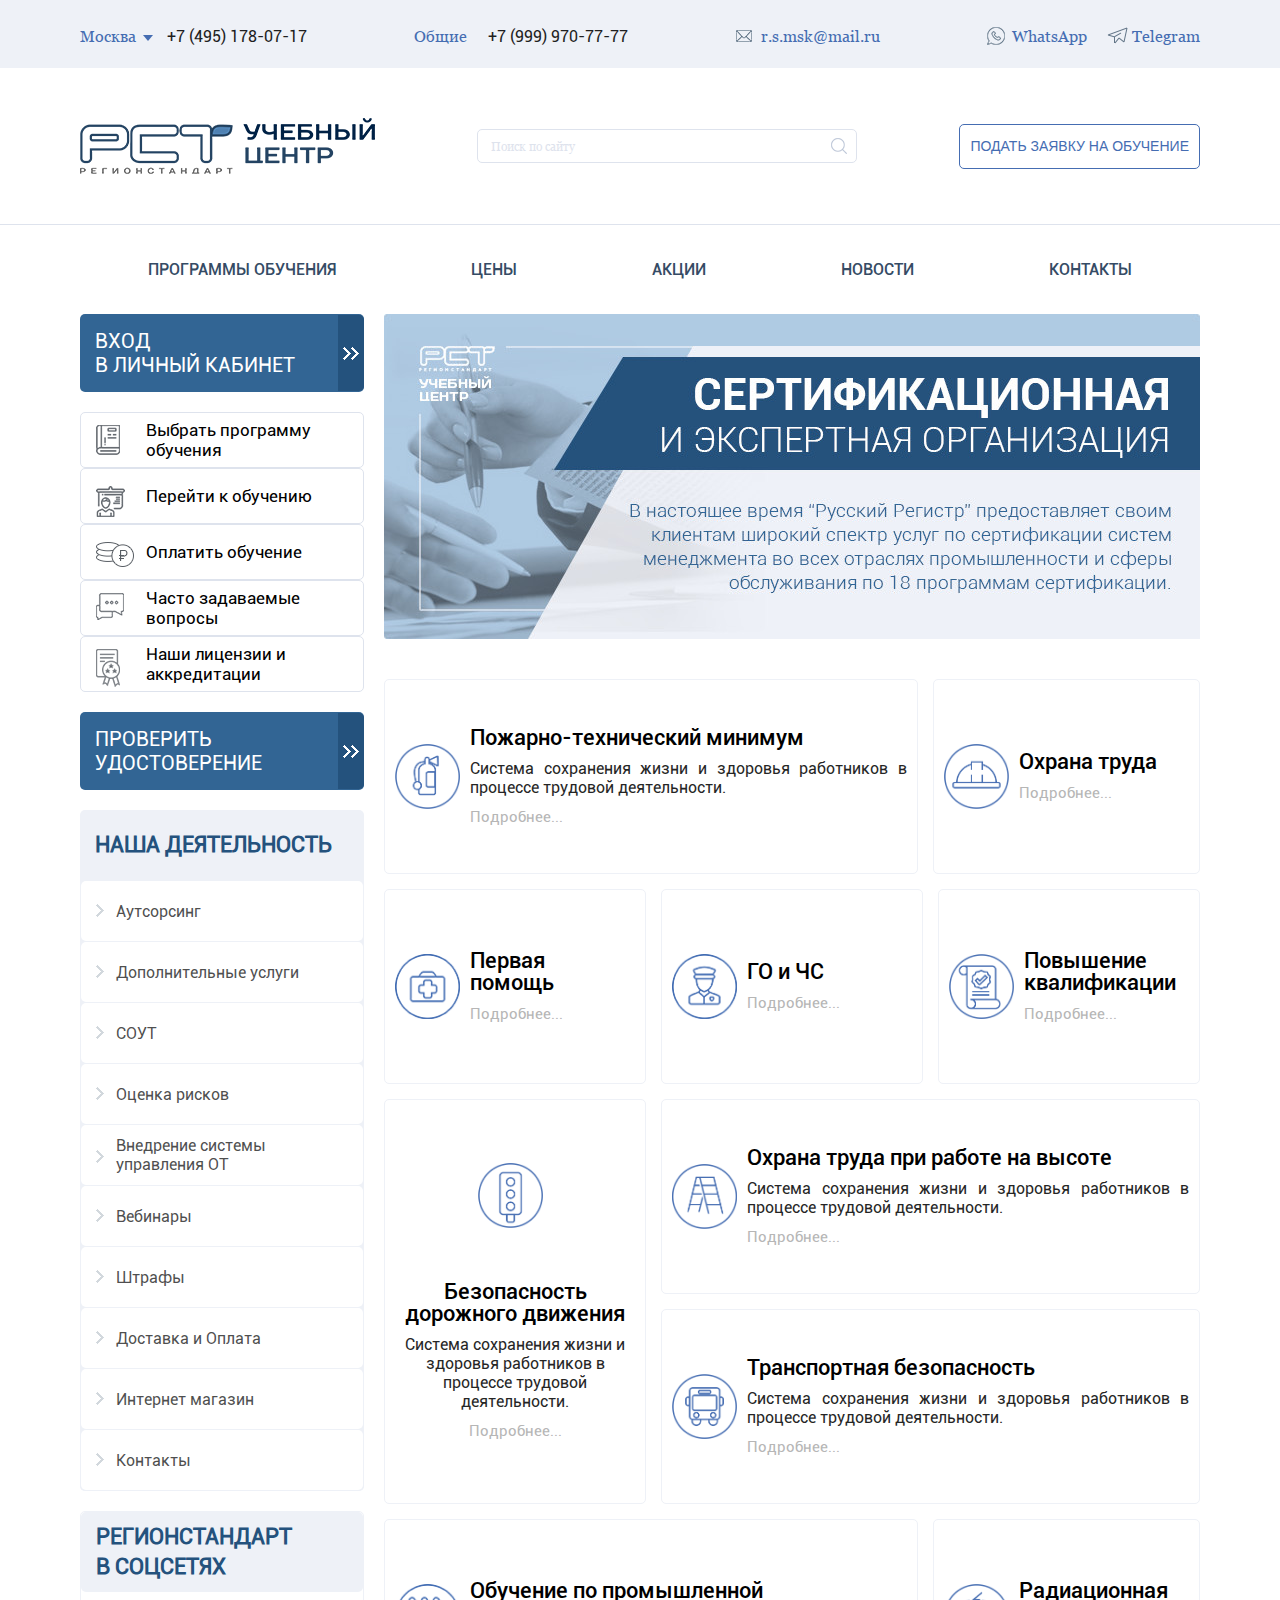
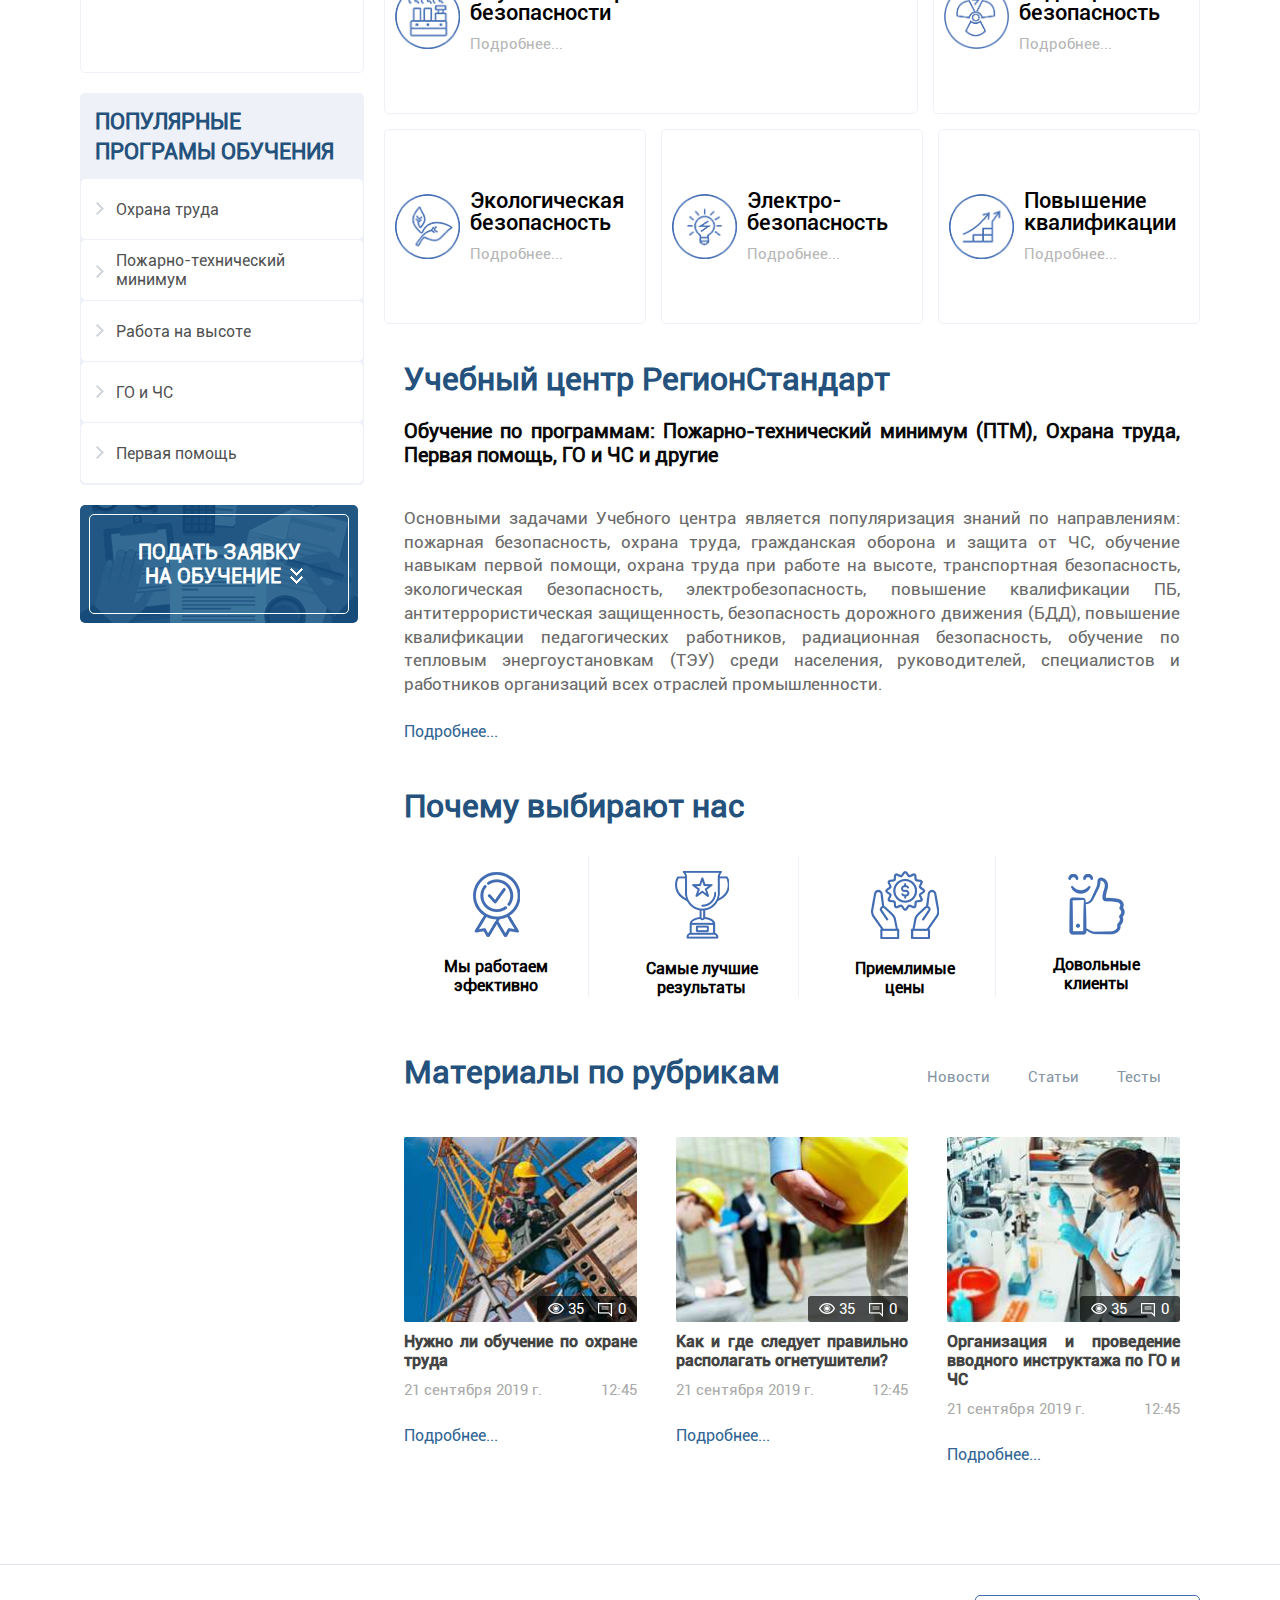
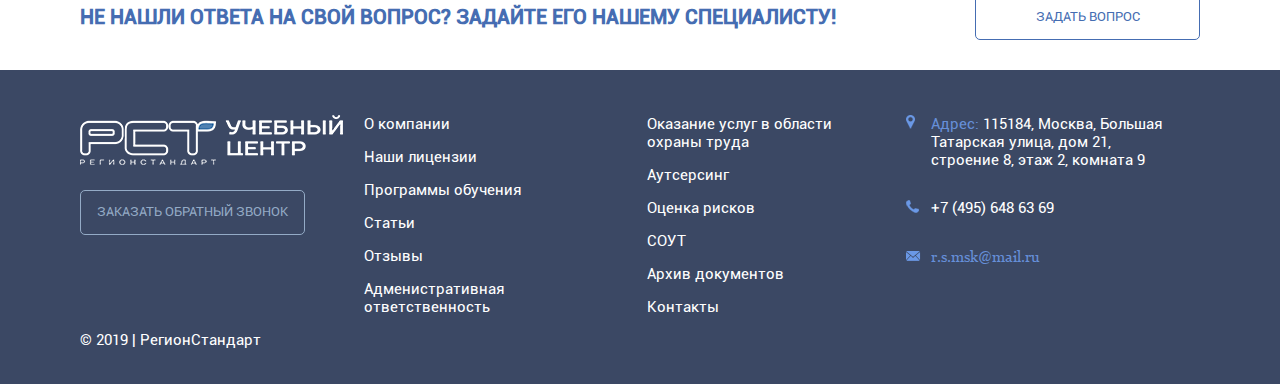
<file: index.html>
<!DOCTYPE html>
<html lang="ru">

<head>
    <meta charset="UTF-8">
    <meta name="viewport" content="width=device-width, initial-scale=1.0">
    <meta http-equiv="X-UA-Compatible" content="ie=edge">
    <title>Rst - Главная страница</title>
    <!-- <link rel="shortcut icon" href="img/favicon.ico" type="image/x-icon"> -->
    <link rel="stylesheet" href="css/uikit.min.css">
    <link rel="stylesheet" href="https://stackpath.bootstrapcdn.com/font-awesome/4.7.0/css/font-awesome.min.css">
    <link rel="stylesheet" href="css/style.css">
</head>

<body>
    <!-- header -->
    <header id="header">
        <div class="top__row">
            <div class="conteiner">
                <ul class="top__row-items">
                    <li>
                        <ul class="dropdown__phone">
                            <li class="dropdown__show">
                                <span class="pseudo first">Москва</span>
                                <span><a href="tel:+7(495)178-07-17">+7 (495) 178-07-17</a></span>
                            </li>
                            <li class="dropdown__hide">
                                <span class="pseudo">СПБ</span>
                                <span><a href="tel:+7(812)770-76-79">+7 (812) 770-76-79</a></span>
                            </li>
                        </ul>
                    </li>
                    <li>
                        <span>Общие</span>
                        <span><a href="tel:+7(999)970-77-77 ">+7 (999) 970-77-77 </a></span>
                    </li>
                    <li>
                        <a href="mailto:r.s.msk@mail.ru">r.s.msk@mail.ru</a>
                    </li>
                    <li>
                        <ul class="social">
                            <li>
                                <a href="WhatsApp">WhatsApp</a>
                            </li>
                            <li>
                                <a href="Telegram">Telegram</a>
                            </li>
                        </ul>
                    </li>
                </ul>
            </div>
        </div>
        <div class="center__row">
            <div class="conteiner">
                <div class="logo">
                    <a href="/">
                        <img src="img/logo.png" alt="Сертификационнаяи экспертная организация логотип">
                    </a>
                </div>
                <div class="search">
                    <form>
                        <input type="text" placeholder="Поиск по сайту">
                        <button>
                            <img src="img/icon/search_icon.png" alt="search__icon">
                        </button>
                    </form>
                </div>
                <div class="get_request">
                    <button class="uk-button" data-uk-modal="{target:'#get_request'}">Подать заявку на обучение</button>
                </div>
            </div>
        </div>
        <nav class="conteiner">
            <ul>
                <li><a href="#">Программы обучения</a></li>
                <li><a href="#">Цены</a></li>
                <li><a href="#">Акции</a></li>
                <li><a href="#">Новости</a></li>
                <li><a href="#">Контакты</a></li>
            </ul>
        </nav>
    </header>
    <!-- main -->
    <main>
        <div class="conteiner">
            <div class="left__sidebar">
                <div class="left__sidebar-link cabinet">
                    <a href="#">Вход<br> в личный кабинет</a>
                </div>
                <div class="programms">
                    <ul>
                        <li><a href="#">Выбрать программу<br> обучения</a></li>
                        <li><a href="#">Перейти к обучению</a></li>
                        <li><a href="#">Оплатить обучение</a></li>
                        <li><a href="#">Часто задаваемые<br> вопросы</a></li>
                        <li><a href="#">Наши лицензии и<br> аккредитации</a></li>
                    </ul>
                </div>
                <div class="left__sidebar-link verify__certificate">
                    <a href="#">Проверить<br> удостоверение</a>
                </div>
                <div class="our__activity">
                    <h2>Наша деятельность</h2>
                    <ul>
                        <li><a href="#">Аутсорсинг</a></li>
                        <li><a href="#">Дополнительные услуги</a></li>
                        <li><a href="#">СОУТ</a></li>
                        <li><a href="#">Оценка рисков</a></li>
                        <li><a href="#">Внедрение системы<br> управления ОТ</a></li>
                        <li><a href="#">Вебинары</a></li>
                        <li><a href="#">Штрафы</a></li>
                        <li><a href="#">Доставка и Оплата</a></li>
                        <li><a href="#">Интернет магазин</a></li>
                        <li><a href="#">Контакты</a></li>
                    </ul>
                </div>
                <div class="social">
                    <h2>РегионСтандарт<br> в соцсетях</h2>
                    <ul>
                        <li><a href="#"></a></li>
                        <li><a href="#"></a></li>
                        <li><a href="#"></a></li>
                        <li><a href="#"></a></li>
                        <li><a href="#"></a></li>
                    </ul>
                </div>
                <div class="popular">
                    <h2>Популярные<br> програмы обучения</h2>
                    <ul>
                        <li><a href="#">Охрана труда</a></li>
                        <li><a href="#">Пожарно-технический<br> минимум</a></li>
                        <li><a href="#">Работа на высоте</a></li>
                        <li><a href="#">ГО и ЧС</a></li>
                        <li><a href="#">Первая помощь</a></li>
                    </ul>
                </div>
                <div class="apply__education">
                    <a href="#get_request" data-uk-modal>Подать заявку<br><span>на обучение</span></a>
                </div>
            </div>
            <div class="content">
                <div class="info">
                    <img src="img/content/first_content.jpg" alt="Сертификационная
                    и экспертная организация">
                </div>
                <div class="program__items">
                    <div class="item__row">
                        <div class="item">
                            <div class="img">
                                <img src="img/content/minimum.png" alt="Пожарно-технический минимум">
                            </div>
                            <div class="description">
                                <h2>Пожарно-технический минимум</h2>
                                <p>Система сохранения жизни и здоровья работников в процессе трудовой деятельности.</p>
                                <a href="#">Подробнее...</a>
                            </div>
                        </div>
                        <div class="item">
                            <div class="img">
                                <img src="img/content/ohrana_truda.png" alt="Охрана труда">
                            </div>
                            <div class="description">
                                <h2>Охрана труда</h2>
                                <a href="#">Подробнее...</a>
                            </div>
                        </div>
                    </div>
                    <div class="item__row">
                        <div class="item">
                            <div class="img">
                                <img src="img/content/first_help.png" alt="Первая помощь">
                            </div>
                            <div class="description">
                                <h2>Первая<br> помощь</h2>
                                <a href="#">Подробнее...</a>
                            </div>
                        </div>
                        <div class="item">
                            <div class="img">
                                <img src="img/content/GO_CH-S.png" alt="ГО и ЧС">
                            </div>
                            <div class="description">
                                <h2>ГО и ЧС</h2>
                                <a href="#">Подробнее...</a>
                            </div>
                        </div>
                        <div class="item">
                            <div class="img">
                                <img src="img/content/higer_cvalification.png" alt="Повышение квалификации">
                            </div>
                            <div class="description">
                                <h2>Повышение<br> квалификации</h2>
                                <a href="#">Подробнее...</a>
                            </div>
                        </div>
                    </div>
                    <div class="item__row">
                        <div class="item">
                            <div class="img">
                                <img src="img/content/road_safe.png" alt="Безопасность дорожного движения">
                            </div>
                            <div class="description">
                                <h2>Безопасность<br> дорожного движения</h2>
                                <p>Система сохранения жизни и здоровья работников в процессе трудовой деятельности.</p>
                                <a href="#">Подробнее...</a>
                            </div>
                        </div>
                        <div class="item">
                            <div class="img">
                                <img src="img/content/height_save.png" alt="Охрана труда при работе на высоте">
                            </div>
                            <div class="description">
                                <h2>Охрана труда при работе на высоте</h2>
                                <p>Система сохранения жизни и здоровья работников в процессе трудовой деятельности.</p>
                                <a href="#">Подробнее...</a>
                            </div>
                        </div>
                        <div class="item">
                            <div class="img">
                                <img src="img/content/transport_safety.png" alt="Транспортная безопасность">
                            </div>
                            <div class="description">
                                <h2>Транспортная безопасность</h2>
                                <p>Система сохранения жизни и здоровья работников в процессе трудовой деятельности.</p>
                                <a href="#">Подробнее...</a>
                            </div>
                        </div>
                    </div>
                    <div class="item__row">
                        <div class="item">
                            <div class="img">
                                <img src="img/content/17.png" alt="Обучение по промышленной безопасности">
                            </div>
                            <div class="description">
                                <h2>Обучение по промышленной<br> безопасности</h2>
                                <a href="#">Подробнее...</a>
                            </div>
                        </div>
                        <div class="item">
                            <div class="img">
                                <img src="img/content/radiation.png" alt="Радиационная безопасность">
                            </div>
                            <div class="description">
                                <h2>Радиационная безопасность</h2>
                                <a href="#">Подробнее...</a>
                            </div>
                        </div>
                    </div>
                    <div class="item__row">
                        <div class="item">
                            <div class="img">
                                <img src="img/content/ecology.png" alt="Экологическая безопасность">
                            </div>
                            <div class="description">
                                <h2>Экологическая<br> безопасность</h2>
                                <a href="#">Подробнее...</a>
                            </div>
                        </div>
                        <div class="item">
                            <div class="img">
                                <img src="img/content/energy_safety.png" alt="Электро-безопасность">
                            </div>
                            <div class="description">
                                <h2>Электро-<br>безопасность</h2>
                                <a href="#">Подробнее...</a>
                            </div>
                        </div>
                        <div class="item">
                            <div class="img">
                                <img src="img/content/higer_cvalification_2.png" alt="Повышение квалификации">
                            </div>
                            <div class="description">
                                <h2>Повышение<br> квалификации</h2>
                                <a href="#">Подробнее...</a>
                            </div>
                        </div>
                    </div>
                </div>
                <div class="about__us">
                    <h2>
                        Учебный центр РегионСтандарт
                    </h2>
                    <h3>
                        Обучение по программам: Пожарно-технический минимум (ПТМ), Охрана труда, Первая помощь, ГО и ЧС
                        и другие
                    </h3>
                    <p>
                        Основными задачами Учебного центра является популяризация знаний по направлениям: пожарная
                        безопасность, охрана труда, гражданская оборона и защита от ЧС, обучение навыкам первой помощи,
                        охрана труда при работе на высоте, транспортная безопасность, экологическая безопасность,
                        электробезопасность, повышение квалификации ПБ, антитеррористическая защищенность, безопасность
                        дорожного движения (БДД), повышение квалификации педагогических работников, радиационная
                        безопасность, обучение по тепловым энергоустановкам (ТЭУ) среди населения, руководителей,
                        специалистов и работников организаций всех отраслей промышленности.
                    </p>
                    <a href="#">Подробнее...</a>
                </div>
                <div class="why">
                    <h2>
                        Почему выбирают нас
                    </h2>
                    <div class="img__items">
                        <div class="item">
                            <img src="img/content/why/Stamp.png" alt="Мы работаем эфективно">
                            <span>Мы работаем<br>эфективно</span>
                        </div>
                        <div class="item">
                            <img src="img/content/why/Cup.png" alt="Самые лучшие результаты">
                            <span>Самые лучшие<br> результаты</span>
                        </div>
                        <div class="item">
                            <img src="img/content/why/price.png" alt="Приемлимые цены">
                            <span>Приемлимые<br> цены</span>
                        </div>
                        <div class="item">
                            <img src="img/content/why/satisfied.png" alt="Довольные клиенты">
                            <span>Довольные<br> клиенты</span>
                        </div>
                    </div>
                </div>
                <div class="article">
                    <div class="head">
                        <h2>
                            Материалы по рубрикам
                        </h2>
                        <div class="head__link">
                            <a href="#">Новости</a>
                            <a href="#">Статьи</a>
                            <a href="#">Тесты</a>
                        </div>
                    </div>
                    <div class="article__items">
                        <article class="item">
                            <div class="item__img">
                                <img src="img/content/img/article.jpg" alt="Новости">
                                <div class="statistics">
                                    <span>35</span>
                                    <span>0</span>
                                </div>
                            </div>
                            <div class="item__description">
                                <h3>Нужно ли обучение по охране труда</h3>
                                <p><span>21 сентября 2019 г.</span><span>12:45</span></p>
                                <a href="#">Подробнее...</a>
                            </div>
                        </article>
                        <article class="item">
                            <div class="item__img">
                                <img src="img/content/img/article2.jpg" alt="Новости">
                                <div class="statistics">
                                    <span>35</span>
                                    <span>0</span>
                                </div>
                            </div>
                            <div class="item__description">
                                <h3>Как и где следует правильно располагать огнетушители?</h3>
                                <p><span>21 сентября 2019 г.</span><span>12:45</span></p>
                                <a href="#">Подробнее...</a>
                            </div>
                        </article>
                        <article class="item">
                            <div class="item__img">
                                <img src="img/content/img/article3.jpg" alt="Новости">
                                <div class="statistics">
                                    <span>35</span>
                                    <span>0</span>
                                </div>
                            </div>
                            <div class="item__description">
                                <h3>Организация и проведение вводного инструктажа по ГО и ЧС</h3>
                                <p><span>21 сентября 2019 г.</span><span>12:45</span></p>
                                <a href="#">Подробнее...</a>
                            </div>
                        </article>
                    </div>
                </div>
            </div>
        </div>
    </main>
    <!-- footer  -->
    <footer>
        <div class="footer__top-row">
            <div class="conteiner">
                <p>Не нашли ответа на свой вопрос? Задайте его нашему специалисту!</p>
                <a href="#question" data-uk-modal>Задать вопрос</a>
            </div>
        </div>
        <div class="footer__bootom-row">
            <div class="footer__items conteiner">
                <div class="item logo">
                    <img src="img/logo_footer.png" alt="Сертификационнаяи экспертная организация логотип">
                    <a href="#apply__education" data-uk-modal>Заказать обратный звонок</a>
                </div>
                <div class="item">
                    <ul>
                        <li><a href="#">О компании</a></li>
                        <li><a href="#">Наши лицензии</a></li>
                        <li><a href="#">Программы обучения</a></li>
                        <li><a href="#">Статьи</a></li>
                        <li><a href="#">Отзывы</a></li>
                        <li><a href="#">Адменистративная ответственность</a></li>
                    </ul>
                </div>
                <div class="item">
                    <ul>
                        <li><a href="#">Оказание услуг в области охраны труда</a></li>
                        <li><a href="#">Аутсерсинг</a></li>
                        <li><a href="#">Оценка рисков</a></li>
                        <li><a href="#">СОУТ</a></li>
                        <li><a href="#">Архив документов</a></li>
                        <li><a href="#">Контакты</a></li>
                    </ul>
                </div>
                <div class="item">
                    <ul>
                        <li class="adress">
                            <address>
                                <span>Адрес:</span> 115184, Москва, Большая Татарская улица, дом 21, строение 8, этаж
                                2, комната 9
                            </address>
                        </li>
                        <li class="phone">
                            <a href="tel:+7(495)648-63-69">+7 (495) 648 63 69</a>
                            <ul class="social">
                                <li><a href="#"></a></li>
                                <li><a href="#"></a></li>
                                <li><a href="#"></a></li>
                            </ul>
                        </li>
                        <li class="mail">
                            <a href="mailto:r.s.msk@mail.ru">r.s.msk@mail.ru</a>
                            <ul class="social">
                                <li><a href="#"></a></li>
                                <li><a href="#"></a></li>
                                <li><a href="#"></a></li>
                                <li><a href="#"></a></li>
                                <li><a href="#"></a></li>
                            </ul>
                        </li>
                    </ul>
                </div>
            </div>
            <div class="signature conteiner">
                <p>© 2019 | РегионСтандарт</p>
            </div>
        </div>
    </footer>
    <!-- modal -->
    <div id="get_request" class="uk-modal">
        <div class="uk-modal-dialog">
            <div class="header">
                <h3>Подать заявку на обучение</h3>
                <span class="close__btn uk-modal-close"></span>
            </div>
            <div class="modal__body">
                <form>
                    <input type="text" placeholder="Имя:*">
                    <input type="tel" placeholder="Телефон:*">
                    <input type="email" placeholder="E-mail:*">
                    <p><span>*</span> - Обязательные поля для заполнения</p>
                    <p class="text">Нажимая на кнопку, вы принимаете Положение и Согласие на обработку персональных
                        даных.</p>
                    <input type="submit" value="Отправить">
                </form>
            </div>
        </div>
    </div>

    <div id="question" class="uk-modal">
        <div class="uk-modal-dialog">
            <div class="header">
                <h3>задать вопрос</h3>
                <span class="close__btn uk-modal-close"></span>
            </div>
            <div class="modal__body">
                <form>
                    <input type="text" placeholder="Имя:*">
                    <input type="tel" placeholder="Телефон:*">
                    <input type="email" placeholder="E-mail:*">
                    <p><span>*</span> - Обязательные поля для заполнения</p>
                    <p class="text">Нажимая на кнопку, вы принимаете Положение и Согласие на обработку персональных
                        даных.</p>
                    <input type="submit" value="Отправить">
                </form>
            </div>
        </div>
    </div>

    <div id="apply__education" class="uk-modal">
        <div class="uk-modal-dialog">
            <div class="header">
                <h3>заказать обратный звонок</h3>
                <span class="close__btn uk-modal-close"></span>
            </div>
            <div class="modal__body">
                <form>
                    <input type="text" placeholder="Имя:*">
                    <input type="tel" placeholder="Телефон:*">
                    <input type="email" placeholder="E-mail:*">
                    <p><span>*</span> - Обязательные поля для заполнения</p>
                    <p class="text">Нажимая на кнопку, вы принимаете Положение и Согласие на обработку персональных
                        даных.</p>
                    <input type="submit" value="Отправить">
                </form>
            </div>
        </div>
    </div>

    <script src="js/jquery/jquery.min.js"></script>
    <script src="js/uikit.min.js"></script>
    <script src="js/main.js"></script>
</body>

</html>
</file>
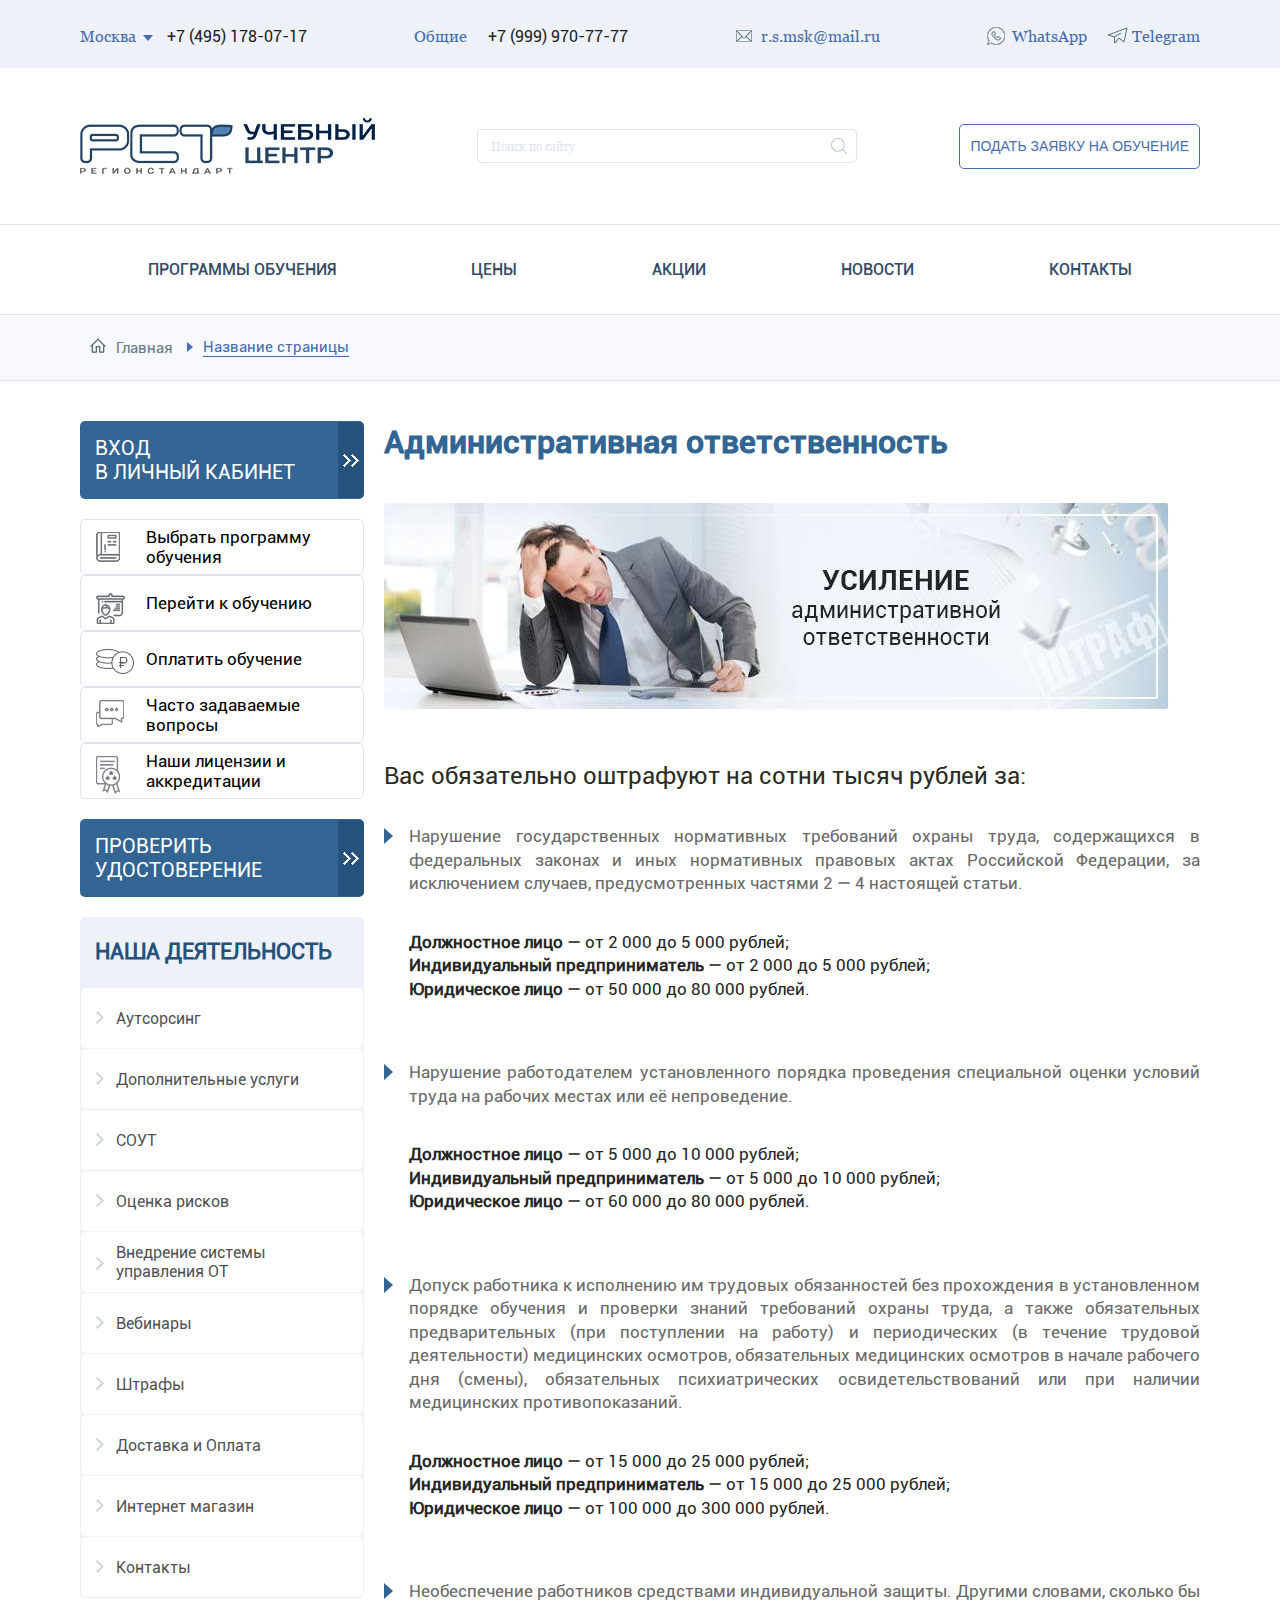
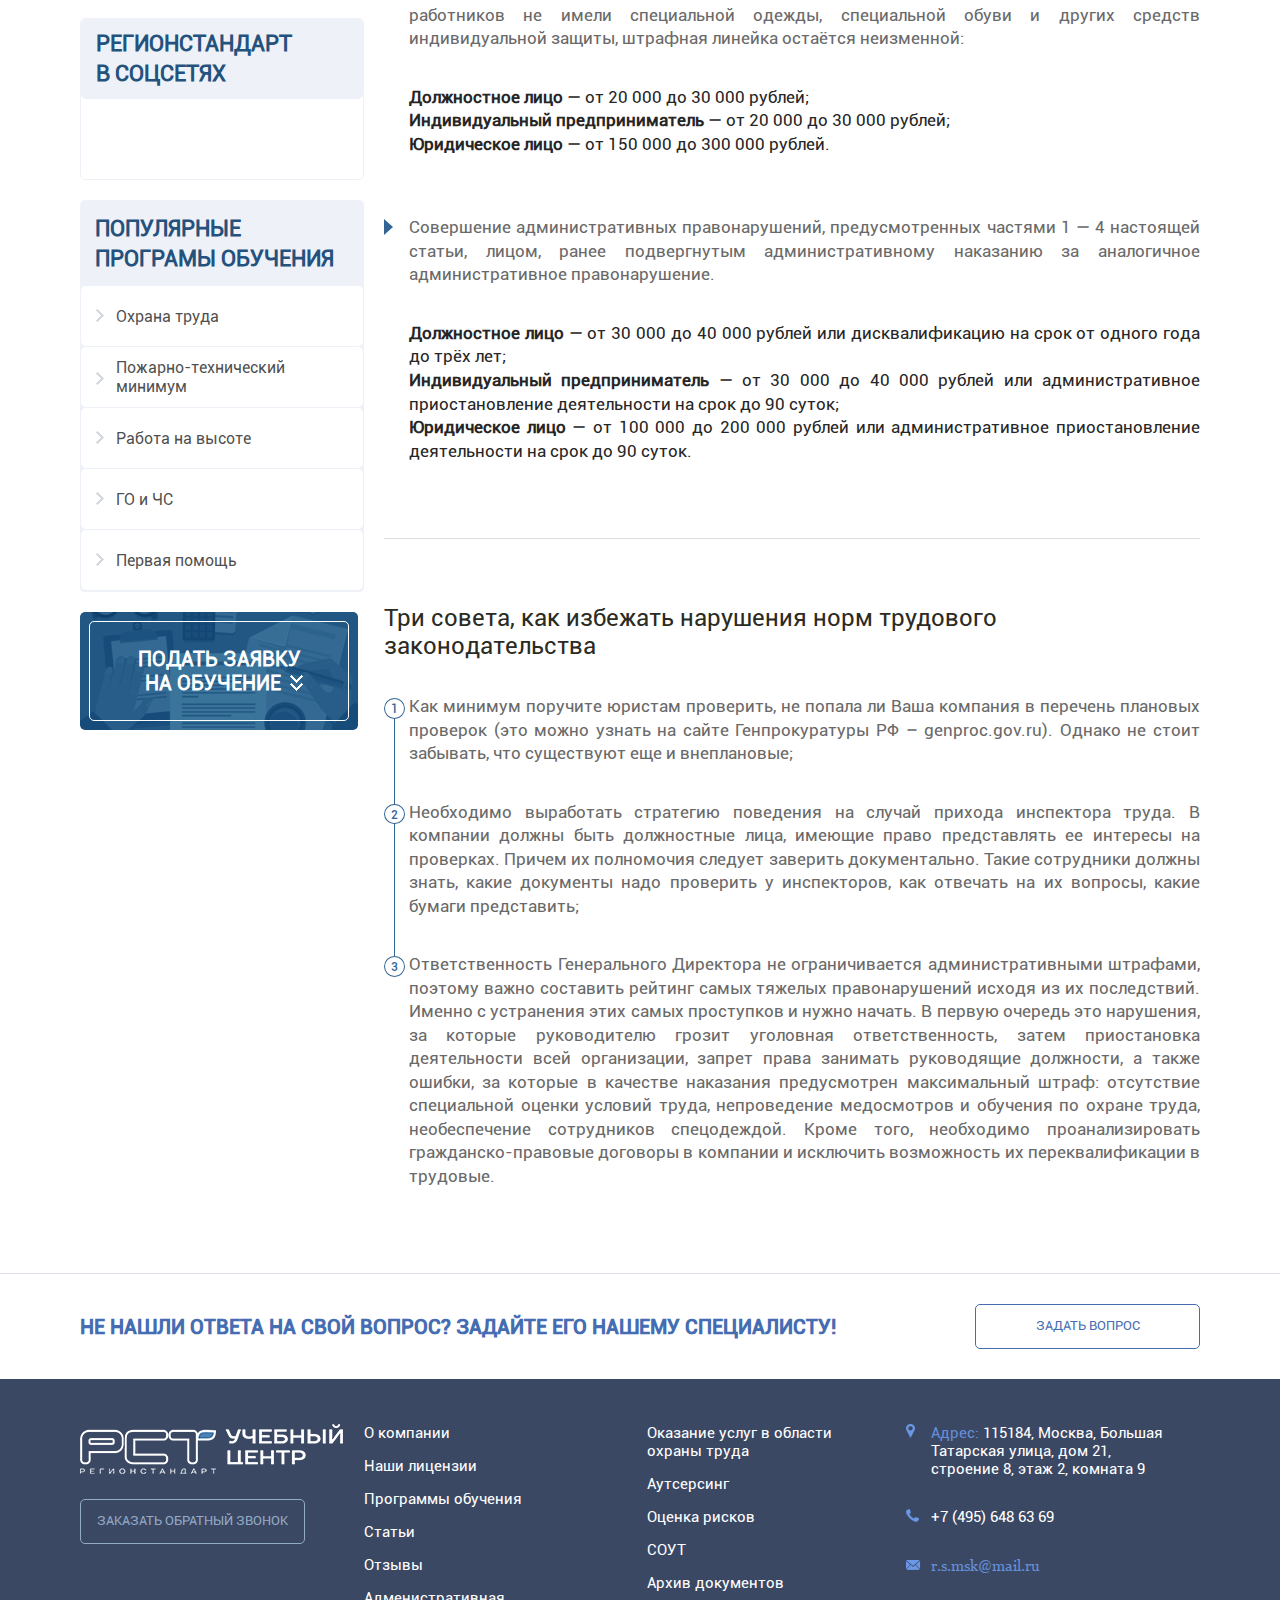
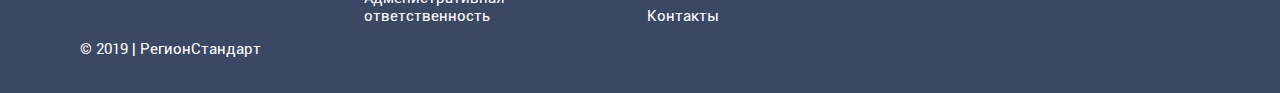
<file: admin-otvetstvenost.html>
<!DOCTYPE html>
<html lang="ru">

<head>
    <meta charset="UTF-8">
    <meta name="viewport" content="width=device-width, initial-scale=1.0">
    <meta http-equiv="X-UA-Compatible" content="ie=edge">
    <title>Rst - Главная страница</title>
    <!-- <link rel="shortcut icon" href="img/favicon.ico" type="image/x-icon"> -->
    <link rel="stylesheet" href="css/uikit.min.css">
    <link rel="stylesheet" href="css/style.css">
</head>

<body>
    <!-- header -->
    <header id="header">
        <div class="top__row">
            <div class="conteiner">
                <ul class="top__row-items">
                    <li>
                        <ul class="dropdown__phone">
                            <li class="dropdown__show">
                                <span class="pseudo first">Москва</span>
                                <span><a href="tel:+7(495)178-07-17">+7 (495) 178-07-17</a></span>
                            </li>
                            <li class="dropdown__hide">
                                <span class="pseudo">СПБ</span>
                                <span><a href="tel:+7(812)770-76-79">+7 (812) 770-76-79</a></span>
                            </li>
                        </ul>
                    </li>
                    <li>
                        <span>Общие</span>
                        <span><a href="tel:+7(999)970-77-77 ">+7 (999) 970-77-77 </a></span>
                    </li>
                    <li>
                        <a href="mailto:r.s.msk@mail.ru">r.s.msk@mail.ru</a>
                    </li>
                    <li>
                        <ul class="social">
                            <li>
                                <a href="WhatsApp">WhatsApp</a>
                            </li>
                            <li>
                                <a href="Telegram">Telegram</a>
                            </li>
                        </ul>
                    </li>
                </ul>
            </div>
        </div>
        <div class="center__row">
            <div class="conteiner">
                <div class="logo">
                    <a href="/">
                        <img src="img/logo.png" alt="Сертификационнаяи экспертная организация логотип">
                    </a>
                </div>
                <div class="search">
                    <form>
                        <input type="text" placeholder="Поиск по сайту">
                        <button>
                            <img src="img/icon/search_icon.png" alt="search__icon">
                        </button>
                    </form>
                </div>
                <div class="get_request">
                    <button class="uk-button" data-uk-modal="{target:'#get_request'}">Подать заявку на обучение</button>
                </div>
            </div>
        </div>
        <nav class="conteiner">
            <ul>
                <li><a href="#">Программы обучения</a></li>
                <li><a href="#">Цены</a></li>
                <li><a href="#">Акции</a></li>
                <li><a href="#">Новости</a></li>
                <li><a href="#">Контакты</a></li>
            </ul>
        </nav>
    </header>
    <!-- breadcumps -->
    <div id="breadcumbs">
        <ul class="conteiner">
            <li>
                <a href="#">Главная</a>
            </li>
            <li>
                <a href="#">Название страницы</a>
            </li>
        </ul>
    </div>
    <!-- main -->
    <main>
        <div class="conteiner">
            <div class="left__sidebar">
                <div class="left__sidebar-link cabinet">
                    <a href="#">Вход<br> в личный кабинет</a>
                </div>
                <div class="programms">
                    <ul>
                        <li><a href="#">Выбрать программу<br> обучения</a></li>
                        <li><a href="#">Перейти к обучению</a></li>
                        <li><a href="#">Оплатить обучение</a></li>
                        <li><a href="#">Часто задаваемые<br> вопросы</a></li>
                        <li><a href="#">Наши лицензии и<br> аккредитации</a></li>
                    </ul>
                </div>
                <div class="left__sidebar-link verify__certificate">
                    <a href="#">Проверить<br> удостоверение</a>
                </div>
                <div class="our__activity">
                    <h2>Наша деятельность</h2>
                    <ul>
                        <li><a href="#">Аутсорсинг</a></li>
                        <li><a href="#">Дополнительные услуги</a></li>
                        <li><a href="#">СОУТ</a></li>
                        <li><a href="#">Оценка рисков</a></li>
                        <li><a href="#">Внедрение системы<br> управления ОТ</a></li>
                        <li><a href="#">Вебинары</a></li>
                        <li><a href="#">Штрафы</a></li>
                        <li><a href="#">Доставка и Оплата</a></li>
                        <li><a href="#">Интернет магазин</a></li>
                        <li><a href="#">Контакты</a></li>
                    </ul>
                </div>
                <div class="social">
                    <h2>РегионСтандарт<br> в соцсетях</h2>
                    <ul>
                        <li><a href="#"></a></li>
                        <li><a href="#"></a></li>
                        <li><a href="#"></a></li>
                        <li><a href="#"></a></li>
                        <li><a href="#"></a></li>
                    </ul>
                </div>
                <div class="popular">
                    <h2>Популярные<br> програмы обучения</h2>
                    <ul>
                        <li><a href="#">Охрана труда</a></li>
                        <li><a href="#">Пожарно-технический<br> минимум</a></li>
                        <li><a href="#">Работа на высоте</a></li>
                        <li><a href="#">ГО и ЧС</a></li>
                        <li><a href="#">Первая помощь</a></li>
                    </ul>
                </div>
                <div class="apply__education">
                    <a href="#get_request" data-uk-modal>Подать заявку<br><span>на обучение</span></a>
                </div>
            </div>
            <div class="content">
                <section id="administrative__responsibility">
                    <h1>Административная ответственность</h1>
                    <div class="img">
                        <img src="img/content/admin-otvetstv/slide.jpg" alt="Административная ответственность">
                    </div>
                    <p>Вас обязательно оштрафуют на сотни тысяч рублей за:</p>
                    <ul class="first__content">
                        <li>
                            Нарушение государственных нормативных требований охраны труда, содержащихся в федеральных
                            законах и иных нормативных правовых актах Российской Федерации, за исключением случаев,
                            предусмотренных частями 2 — 4 настоящей статьи.
                        </li>
                        <li>
                            <strong>Должностное лицо</strong> — от 2 000 до 5 000 рублей;<br>
                            <strong>Индивидуальный предприниматель</strong> — от 2 000 до 5 000 рублей;<br>
                            <strong>Юридическое лицо</strong> — от 50 000 до 80 000 рублей.
                        </li>
                        <li>
                            Нарушение работодателем установленного порядка проведения специальной оценки условий труда
                            на рабочих местах или её непроведение.
                        </li>
                        <li>
                            <strong>Должностное лицо</strong> — от 5 000 до 10 000 рублей;<br>
                            <strong>Индивидуальный предприниматель</strong> — от 5 000 до 10 000 рублей;<br>
                            <strong>Юридическое лицо</strong> — от 60 000 до 80 000 рублей.
                        </li>
                        <li>
                            Допуск работника к исполнению им трудовых обязанностей без прохождения в установленном
                            порядке обучения и проверки знаний требований охраны труда, а также обязательных
                            предварительных (при поступлении на работу) и периодических (в течение трудовой
                            деятельности) медицинских осмотров, обязательных медицинских осмотров в начале рабочего дня
                            (смены), обязательных психиатрических освидетельствований или при наличии медицинских
                            противопоказаний.
                        </li>
                        <li>
                            <strong>Должностное лицо</strong> — от 15 000 до 25 000 рублей;<br>
                            <strong>Индивидуальный предприниматель</strong> — от 15 000 до 25 000 рублей;<br>
                            <strong>Юридическое лицо</strong> — от 100 000 до 300 000 рублей.
                        </li>
                        <li>
                            Необеспечение работников средствами индивидуальной защиты.
                            Другими словами, сколько бы работников не имели специальной одежды, специальной обуви и
                            других средств индивидуальной защиты, штрафная линейка остаётся неизменной:
                        </li>
                        <li>
                            <strong>Должностное лицо</strong> — от 20 000 до 30 000 рублей;<br>
                            <strong>Индивидуальный предприниматель</strong> — от 20 000 до 30 000 рублей;<br>
                            <strong>Юридическое лицо</strong> — от 150 000 до 300 000 рублей.<br>
                        </li>
                        <li>
                            Совершение административных правонарушений, предусмотренных частями 1 — 4 настоящей статьи,
                            лицом, ранее подвергнутым административному наказанию за аналогичное административное
                            правонарушение.
                        </li>
                        <li>
                            <strong>Должностное лицо</strong> — от 30 000 до 40 000 рублей или дисквалификацию на срок
                            от одного года до
                            трёх лет;<br>
                            <strong>Индивидуальный предприниматель</strong> — от 30 000 до 40 000 рублей или
                            административное
                            приостановление деятельности на срок до 90 суток;<br>
                            <strong>Юридическое лицо</strong> — от 100 000 до 200 000 рублей или административное
                            приостановление
                            деятельности на срок до 90 суток.
                        </li>
                    </ul>
                    <hr>
                    <p>
                        Три совета, как избежать нарушения норм трудового<br> законодательства
                    </p>
                    <ul class="second__content">
                        <li>
                            Как минимум поручите юристам проверить, не попала ли Ваша компания в перечень плановых
                            проверок (это можно узнать на сайте Генпрокуратуры РФ – genproc.gov.ru). Однако не стоит
                            забывать, что существуют еще и внеплановые;
                        </li>
                        <li>
                            Необходимо выработать стратегию поведения на случай прихода инспектора труда. В компании
                            должны быть должностные лица, имеющие право представлять ее интересы на проверках. Причем их
                            полномочия следует заверить документально. Такие сотрудники должны знать, какие документы
                            надо проверить у инспекторов, как отвечать на их вопросы, какие бумаги представить;
                        </li>
                        <li>
                            Ответственность Генерального Директора не ограничивается административными штрафами, поэтому
                            важно составить рейтинг самых тяжелых правонарушений исходя из их последствий. Именно с
                            устранения этих самых проступков и нужно начать. В первую очередь это нарушения, за которые
                            руководителю грозит уголовная ответственность, затем приостановка деятельности всей
                            организации, запрет права занимать руководящие должности, а также ошибки, за которые в
                            качестве наказания предусмотрен максимальный штраф: отсутствие специальной оценки условий
                            труда, непроведение медосмотров и обучения по охране труда, необеспечение сотрудников
                            спецодеждой. Кроме того, необходимо проанализировать гражданско-правовые договоры в компании
                            и исключить возможность их переквалификации в трудовые.
                        </li>
                    </ul>
                </section>
            </div>
        </div>
    </main>
    <!-- footer  -->
    <footer>
        <div class="footer__top-row">
            <div class="conteiner">
                <p>Не нашли ответа на свой вопрос? Задайте его нашему специалисту!</p>
                <a href="#question" data-uk-modal>Задать вопрос</a>
            </div>
        </div>
        <div class="footer__bootom-row">
            <div class="footer__items conteiner">
                <div class="item logo">
                    <img src="img/logo_footer.png" alt="Сертификационнаяи экспертная организация логотип">
                    <a href="#apply__education" data-uk-modal>Заказать обратный звонок</a>
                </div>
                <div class="item">
                    <ul>
                        <li><a href="#">О компании</a></li>
                        <li><a href="#">Наши лицензии</a></li>
                        <li><a href="#">Программы обучения</a></li>
                        <li><a href="#">Статьи</a></li>
                        <li><a href="#">Отзывы</a></li>
                        <li><a href="#">Адменистративная ответственность</a></li>
                    </ul>
                </div>
                <div class="item">
                    <ul>
                        <li><a href="#">Оказание услуг в области охраны труда</a></li>
                        <li><a href="#">Аутсерсинг</a></li>
                        <li><a href="#">Оценка рисков</a></li>
                        <li><a href="#">СОУТ</a></li>
                        <li><a href="#">Архив документов</a></li>
                        <li><a href="#">Контакты</a></li>
                    </ul>
                </div>
                <div class="item">
                    <ul>
                        <li class="adress">
                            <address>
                                <span>Адрес:</span> 115184, Москва, Большая Татарская улица, дом 21, строение 8, этаж
                                2, комната 9
                            </address>
                        </li>
                        <li class="phone">
                            <a href="tel:+7(495)648-63-69">+7 (495) 648 63 69</a>
                            <ul class="social">
                                <li><a href="#"></a></li>
                                <li><a href="#"></a></li>
                                <li><a href="#"></a></li>
                            </ul>
                        </li>
                        <li class="mail">
                            <a href="mailto:r.s.msk@mail.ru">r.s.msk@mail.ru</a>
                            <ul class="social">
                                <li><a href="#"></a></li>
                                <li><a href="#"></a></li>
                                <li><a href="#"></a></li>
                                <li><a href="#"></a></li>
                                <li><a href="#"></a></li>
                            </ul>
                        </li>
                    </ul>
                </div>
            </div>
            <div class="signature conteiner">
                <p>© 2019 | РегионСтандарт</p>
            </div>
        </div>
    </footer>
    <!-- modal -->
    <div id="get_request" class="uk-modal">
        <div class="uk-modal-dialog">
            <div class="header">
                <h3>Подать заявку на обучение</h3>
                <span class="close__btn uk-modal-close"></span>
            </div>
            <div class="modal__body">
                <form>
                    <input type="text" placeholder="Имя:*">
                    <input type="tel" placeholder="Телефон:*">
                    <input type="email" placeholder="E-mail:*">
                    <p><span>*</span> - Обязательные поля для заполнения</p>
                    <p class="text">Нажимая на кнопку, вы принимаете Положение и Согласие на обработку персональных
                        даных.</p>
                    <input type="submit" value="Отправить">
                </form>
            </div>
        </div>
    </div>

    <div id="question" class="uk-modal">
        <div class="uk-modal-dialog">
            <div class="header">
                <h3>задать вопрос</h3>
                <span class="close__btn uk-modal-close"></span>
            </div>
            <div class="modal__body">
                <form>
                    <input type="text" placeholder="Имя:*">
                    <input type="tel" placeholder="Телефон:*">
                    <input type="email" placeholder="E-mail:*">
                    <p><span>*</span> - Обязательные поля для заполнения</p>
                    <p class="text">Нажимая на кнопку, вы принимаете Положение и Согласие на обработку персональных
                        даных.</p>
                    <input type="submit" value="Отправить">
                </form>
            </div>
        </div>
    </div>

    <div id="apply__education" class="uk-modal">
        <div class="uk-modal-dialog">
            <div class="header">
                <h3>заказать обратный звонок</h3>
                <span class="close__btn uk-modal-close"></span>
            </div>
            <div class="modal__body">
                <form>
                    <input type="text" placeholder="Имя:*">
                    <input type="tel" placeholder="Телефон:*">
                    <input type="email" placeholder="E-mail:*">
                    <p><span>*</span> - Обязательные поля для заполнения</p>
                    <p class="text">Нажимая на кнопку, вы принимаете Положение и Согласие на обработку персональных
                        даных.</p>
                    <input type="submit" value="Отправить">
                </form>
            </div>
        </div>
    </div>

    <script src="js/jquery/jquery.min.js"></script>
    <script src="js/uikit.min.js"></script>
    <script src="js/main.js"></script>
</body>

</html>
</file>
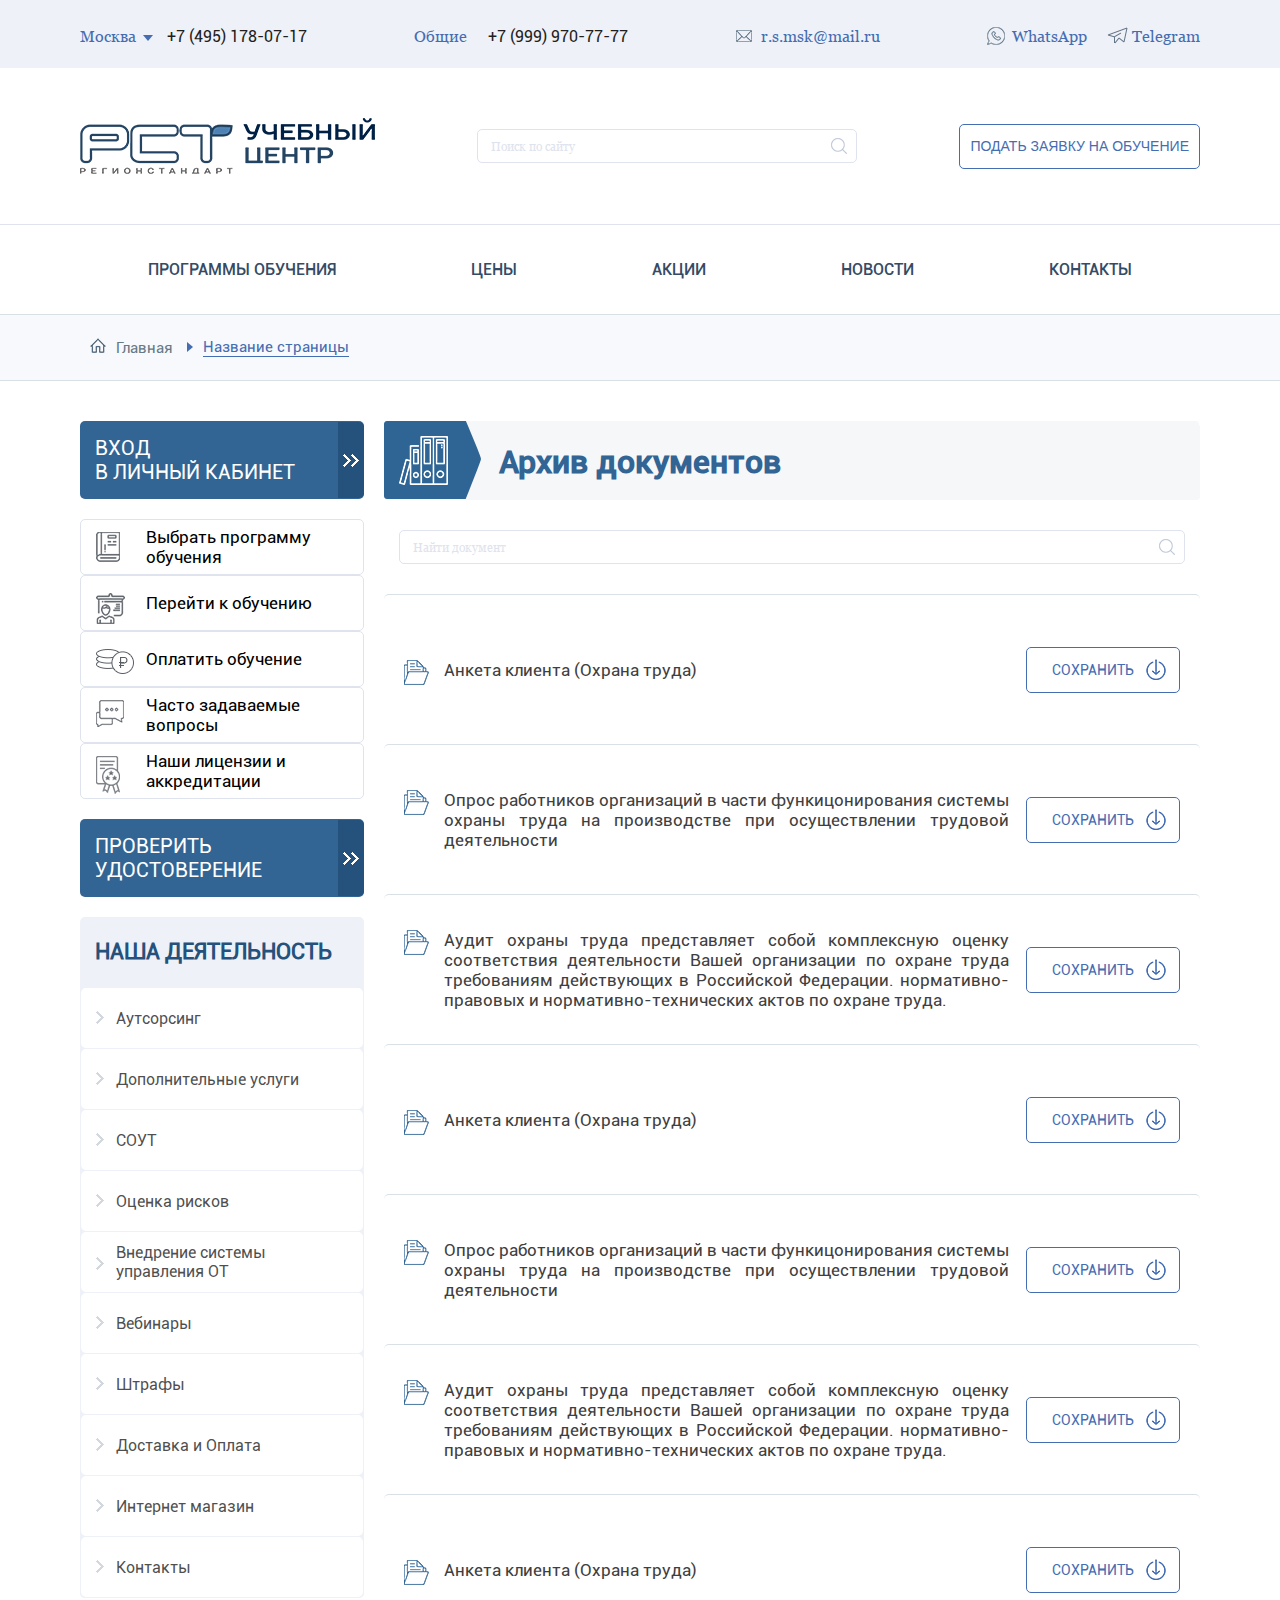
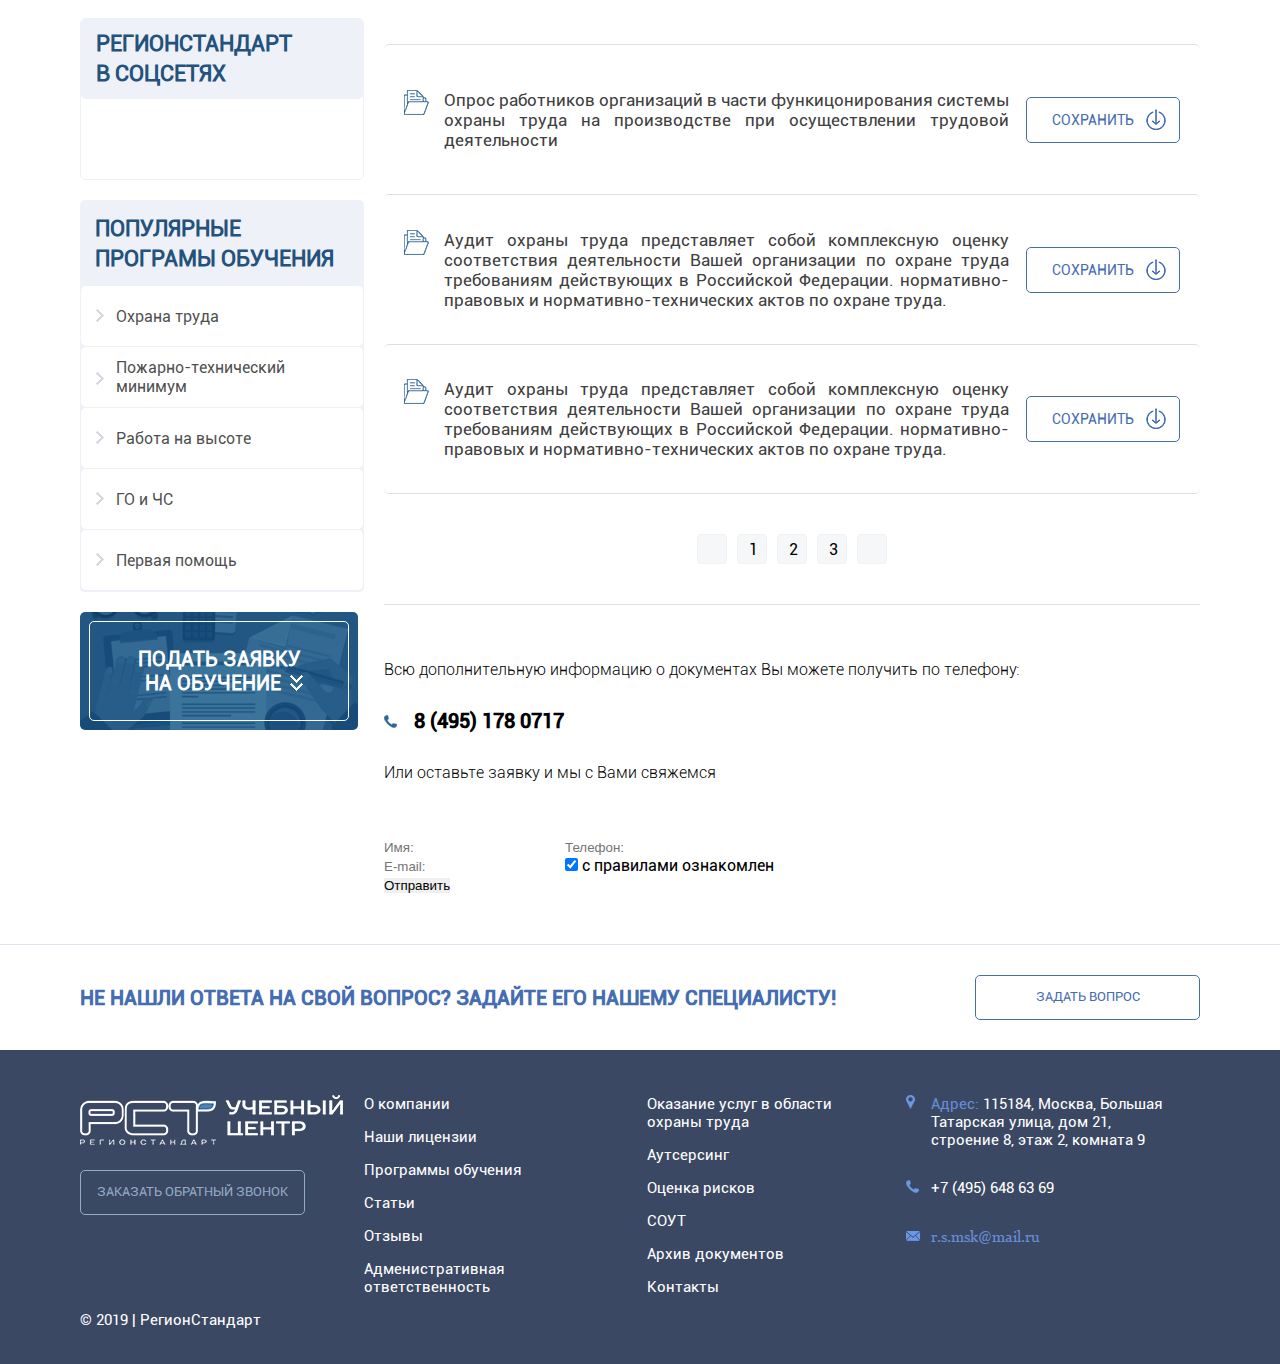
<file: arhiv.html>
<!DOCTYPE html>
<html lang="ru">

<head>
    <meta charset="UTF-8">
    <meta name="viewport" content="width=device-width, initial-scale=1.0">
    <meta http-equiv="X-UA-Compatible" content="ie=edge">
    <title>Rst - Главная страница</title>
    <!-- <link rel="shortcut icon" href="img/favicon.ico" type="image/x-icon"> -->
    <link rel="stylesheet" href="css/uikit.min.css">
    <link rel="stylesheet" href="css/style.css">
</head>

<body>
    <!-- header -->
    <header id="header">
        <div class="top__row">
            <div class="conteiner">
                <ul class="top__row-items">
                    <li>
                        <ul class="dropdown__phone">
                            <li class="dropdown__show">
                                <span class="pseudo first">Москва</span>
                                <span><a href="tel:+7(495)178-07-17">+7 (495) 178-07-17</a></span>
                            </li>
                            <li class="dropdown__hide">
                                <span class="pseudo">СПБ</span>
                                <span><a href="tel:+7(812)770-76-79">+7 (812) 770-76-79</a></span>
                            </li>
                        </ul>
                    </li>
                    <li>
                        <span>Общие</span>
                        <span><a href="tel:+7(999)970-77-77 ">+7 (999) 970-77-77 </a></span>
                    </li>
                    <li>
                        <a href="mailto:r.s.msk@mail.ru">r.s.msk@mail.ru</a>
                    </li>
                    <li>
                        <ul class="social">
                            <li>
                                <a href="WhatsApp">WhatsApp</a>
                            </li>
                            <li>
                                <a href="Telegram">Telegram</a>
                            </li>
                        </ul>
                    </li>
                </ul>
            </div>
        </div>
        <div class="center__row">
            <div class="conteiner">
                <div class="logo">
                    <a href="/">
                        <img src="img/logo.png" alt="Сертификационнаяи экспертная организация логотип">
                    </a>
                </div>
                <div class="search">
                    <form>
                        <input type="text" placeholder="Поиск по сайту">
                        <button>
                            <img src="img/icon/search_icon.png" alt="search__icon">
                        </button>
                    </form>
                </div>
                <div class="get_request">
                    <button class="uk-button" data-uk-modal="{target:'#get_request'}">Подать заявку на обучение</button>
                </div>
            </div>
        </div>
        <nav class="conteiner">
            <ul>
                <li><a href="#">Программы обучения</a></li>
                <li><a href="#">Цены</a></li>
                <li><a href="#">Акции</a></li>
                <li><a href="#">Новости</a></li>
                <li><a href="#">Контакты</a></li>
            </ul>
        </nav>
    </header>
    <!-- breadcumps -->
    <div id="breadcumbs">
        <ul class="conteiner">
            <li>
                <a href="#">Главная</a>
            </li>
            <li>
                <a href="#">Название страницы</a>
            </li>
        </ul>
    </div>
    <!-- main -->
    <main>
        <div class="conteiner">
            <div class="left__sidebar">
                <div class="left__sidebar-link cabinet">
                    <a href="#">Вход<br> в личный кабинет</a>
                </div>
                <div class="programms">
                    <ul>
                        <li><a href="#">Выбрать программу<br> обучения</a></li>
                        <li><a href="#">Перейти к обучению</a></li>
                        <li><a href="#">Оплатить обучение</a></li>
                        <li><a href="#">Часто задаваемые<br> вопросы</a></li>
                        <li><a href="#">Наши лицензии и<br> аккредитации</a></li>
                    </ul>
                </div>
                <div class="left__sidebar-link verify__certificate">
                    <a href="#">Проверить<br> удостоверение</a>
                </div>
                <div class="our__activity">
                    <h2>Наша деятельность</h2>
                    <ul>
                        <li><a href="#">Аутсорсинг</a></li>
                        <li><a href="#">Дополнительные услуги</a></li>
                        <li><a href="#">СОУТ</a></li>
                        <li><a href="#">Оценка рисков</a></li>
                        <li><a href="#">Внедрение системы<br> управления ОТ</a></li>
                        <li><a href="#">Вебинары</a></li>
                        <li><a href="#">Штрафы</a></li>
                        <li><a href="#">Доставка и Оплата</a></li>
                        <li><a href="#">Интернет магазин</a></li>
                        <li><a href="#">Контакты</a></li>
                    </ul>
                </div>
                <div class="social">
                    <h2>РегионСтандарт<br> в соцсетях</h2>
                    <ul>
                        <li><a href="#"></a></li>
                        <li><a href="#"></a></li>
                        <li><a href="#"></a></li>
                        <li><a href="#"></a></li>
                        <li><a href="#"></a></li>
                    </ul>
                </div>
                <div class="popular">
                    <h2>Популярные<br> програмы обучения</h2>
                    <ul>
                        <li><a href="#">Охрана труда</a></li>
                        <li><a href="#">Пожарно-технический<br> минимум</a></li>
                        <li><a href="#">Работа на высоте</a></li>
                        <li><a href="#">ГО и ЧС</a></li>
                        <li><a href="#">Первая помощь</a></li>
                    </ul>
                </div>
                <div class="apply__education">
                    <a href="#get_request" data-uk-modal>Подать заявку<br><span>на обучение</span></a>
                </div>
            </div>
            <div class="content">
                <section id="arhiv">
                    <div class="head">
                        <h1>Архив документов</h1>
                    </div>
                    <div class="search">
                        <form>
                            <input type="text" placeholder="Найти документ">
                            <button>
                                <img src="img/icon/search_icon.png" alt="search__icon">
                            </button>
                        </form>
                    </div>
                    <div class="load__items">
                        <div class="item">
                            <div class="item-name">
                                <p>Анкета клиента (Охрана труда)</p>
                            </div>
                            <div class="download__btn">
                                <a href="" download>Сохранить</a>
                            </div>
                        </div>
                        <div class="item">
                            <div class="item-name">
                                <p>Опрос работников организаций в части функицонирования системы охраны труда на
                                    производстве при осуществлении трудовой деятельности
                                </p>
                            </div>
                            <div class="download__btn">
                                <a href="" download>Сохранить</a>
                            </div>
                        </div>
                        <div class="item">
                            <div class="item-name">
                                <p>Аудит охраны труда представляет собой комплексную оценку соответствия деятельности
                                    Вашей организации по охране труда требованиям действующих в Российской Федерации.
                                    нормативно-правовых и нормативно-технических актов по охране труда.
                                </p>
                            </div>
                            <div class="download__btn">
                                <a href="" download>Сохранить</a>
                            </div>
                        </div>
                        <div class="item">
                            <div class="item-name">
                                <p>Анкета клиента (Охрана труда)</p>
                            </div>
                            <div class="download__btn">
                                <a href="" download>Сохранить</a>
                            </div>
                        </div>
                        <div class="item">
                            <div class="item-name">
                                <p>Опрос работников организаций в части функицонирования системы охраны труда на
                                    производстве при осуществлении трудовой деятельности
                                </p>
                            </div>
                            <div class="download__btn">
                                <a href="" download>Сохранить</a>
                            </div>
                        </div>
                        <div class="item">
                            <div class="item-name">
                                <p>Аудит охраны труда представляет собой комплексную оценку соответствия деятельности
                                    Вашей организации по охране труда требованиям действующих в Российской Федерации.
                                    нормативно-правовых и нормативно-технических актов по охране труда.
                                </p>
                            </div>
                            <div class="download__btn">
                                <a href="" download>Сохранить</a>
                            </div>
                        </div>
                        <div class="item">
                            <div class="item-name">
                                <p>Анкета клиента (Охрана труда)</p>
                            </div>
                            <div class="download__btn">
                                <a href="" download>Сохранить</a>
                            </div>
                        </div>
                        <div class="item">
                            <div class="item-name">
                                <p>Опрос работников организаций в части функицонирования системы охраны труда на
                                    производстве при осуществлении трудовой деятельности
                                </p>
                            </div>
                            <div class="download__btn">
                                <a href="" download>Сохранить</a>
                            </div>
                        </div>
                        <div class="item">
                            <div class="item-name">
                                <p>Аудит охраны труда представляет собой комплексную оценку соответствия деятельности
                                    Вашей организации по охране труда требованиям действующих в Российской Федерации.
                                    нормативно-правовых и нормативно-технических актов по охране труда.
                                </p>
                            </div>
                            <div class="download__btn">
                                <a href="" download>Сохранить</a>
                            </div>
                        </div>
                        <div class="item">
                            <div class="item-name">
                                <p>Аудит охраны труда представляет собой комплексную оценку соответствия деятельности
                                    Вашей организации по охране труда требованиям действующих в Российской Федерации.
                                    нормативно-правовых и нормативно-технических актов по охране труда.
                                </p>
                            </div>
                            <div class="download__btn">
                                <a href="" download>Сохранить</a>
                            </div>
                        </div>
                    </div>
                    <div id="pagination">
                        <ul>
                            <li><a href="#"></a></li>
                            <li><a href="#" aria-current="page">1</a></li>
                            <li><a href="#">2</a></li>
                            <li><a href="#">3</a></li>
                            <li><a href="#"></a></li>
                        </ul>
                    </div>
                    <div class="info">
                        <span>Всю дополнительную информацию о документах Вы можете получить по телефону:</span>
                        <a href="tel:8(495)1780717">8 (495) 178 0717</a>
                        <span>Или оставьте заявку и мы с Вами свяжемся</span>
                    </div>
                    <div class="form">
                        <form>
                            <div class="row">
                                <input type="text" placeholder="Имя:">
                                <input type="tel" placeholder="Телефон:">
                            </div>
                            <div class="row">
                                <input type="email" placeholder="E-mail:">

                                <label for="check">
                                    <input type="checkbox" checked name="check" id="check">
                                    с правилами ознакомлен
                                </label>
                            </div>
                            <div class="btn">
                                <input type="submit" value="Отправить">
                            </div>
                        </form>
                    </div>
                </section>
            </div>
        </div>
    </main>
    <!-- footer  -->
    <footer>
        <div class="footer__top-row">
            <div class="conteiner">
                <p>Не нашли ответа на свой вопрос? Задайте его нашему специалисту!</p>
                <a href="#question" data-uk-modal>Задать вопрос</a>
            </div>
        </div>
        <div class="footer__bootom-row">
            <div class="footer__items conteiner">
                <div class="item logo">
                    <img src="img/logo_footer.png" alt="Сертификационнаяи экспертная организация логотип">
                    <a href="#apply__education" data-uk-modal>Заказать обратный звонок</a>
                </div>
                <div class="item">
                    <ul>
                        <li><a href="#">О компании</a></li>
                        <li><a href="#">Наши лицензии</a></li>
                        <li><a href="#">Программы обучения</a></li>
                        <li><a href="#">Статьи</a></li>
                        <li><a href="#">Отзывы</a></li>
                        <li><a href="#">Адменистративная ответственность</a></li>
                    </ul>
                </div>
                <div class="item">
                    <ul>
                        <li><a href="#">Оказание услуг в области охраны труда</a></li>
                        <li><a href="#">Аутсерсинг</a></li>
                        <li><a href="#">Оценка рисков</a></li>
                        <li><a href="#">СОУТ</a></li>
                        <li><a href="#">Архив документов</a></li>
                        <li><a href="#">Контакты</a></li>
                    </ul>
                </div>
                <div class="item">
                    <ul>
                        <li class="adress">
                            <address>
                                <span>Адрес:</span> 115184, Москва, Большая Татарская улица, дом 21, строение 8, этаж
                                2, комната 9
                            </address>
                        </li>
                        <li class="phone">
                            <a href="tel:+7(495)648-63-69">+7 (495) 648 63 69</a>
                            <ul class="social">
                                <li><a href="#"></a></li>
                                <li><a href="#"></a></li>
                                <li><a href="#"></a></li>
                            </ul>
                        </li>
                        <li class="mail">
                            <a href="mailto:r.s.msk@mail.ru">r.s.msk@mail.ru</a>
                            <ul class="social">
                                <li><a href="#"></a></li>
                                <li><a href="#"></a></li>
                                <li><a href="#"></a></li>
                                <li><a href="#"></a></li>
                                <li><a href="#"></a></li>
                            </ul>
                        </li>
                    </ul>
                </div>
            </div>
            <div class="signature conteiner">
                <p>© 2019 | РегионСтандарт</p>
            </div>
        </div>
    </footer>
    <!-- modal -->
    <div id="get_request" class="uk-modal">
        <div class="uk-modal-dialog">
            <div class="header">
                <h3>Подать заявку на обучение</h3>
                <span class="close__btn uk-modal-close"></span>
            </div>
            <div class="modal__body">
                <form>
                    <input type="text" placeholder="Имя:*">
                    <input type="tel" placeholder="Телефон:*">
                    <input type="email" placeholder="E-mail:*">
                    <p><span>*</span> - Обязательные поля для заполнения</p>
                    <p class="text">Нажимая на кнопку, вы принимаете Положение и Согласие на обработку персональных
                        даных.</p>
                    <input type="submit" value="Отправить">
                </form>
            </div>
        </div>
    </div>

    <div id="question" class="uk-modal">
        <div class="uk-modal-dialog">
            <div class="header">
                <h3>задать вопрос</h3>
                <span class="close__btn uk-modal-close"></span>
            </div>
            <div class="modal__body">
                <form>
                    <input type="text" placeholder="Имя:*">
                    <input type="tel" placeholder="Телефон:*">
                    <input type="email" placeholder="E-mail:*">
                    <p><span>*</span> - Обязательные поля для заполнения</p>
                    <p class="text">Нажимая на кнопку, вы принимаете Положение и Согласие на обработку персональных
                        даных.</p>
                    <input type="submit" value="Отправить">
                </form>
            </div>
        </div>
    </div>

    <div id="apply__education" class="uk-modal">
        <div class="uk-modal-dialog">
            <div class="header">
                <h3>заказать обратный звонок</h3>
                <span class="close__btn uk-modal-close"></span>
            </div>
            <div class="modal__body">
                <form>
                    <input type="text" placeholder="Имя:*">
                    <input type="tel" placeholder="Телефон:*">
                    <input type="email" placeholder="E-mail:*">
                    <p><span>*</span> - Обязательные поля для заполнения</p>
                    <p class="text">Нажимая на кнопку, вы принимаете Положение и Согласие на обработку персональных
                        даных.</p>
                    <input type="submit" value="Отправить">
                </form>
            </div>
        </div>
    </div>

    <script src="js/jquery/jquery.min.js"></script>
    <script src="js/uikit.min.js"></script>
    <script src="js/main.js"></script>
</body>

</html>
</file>
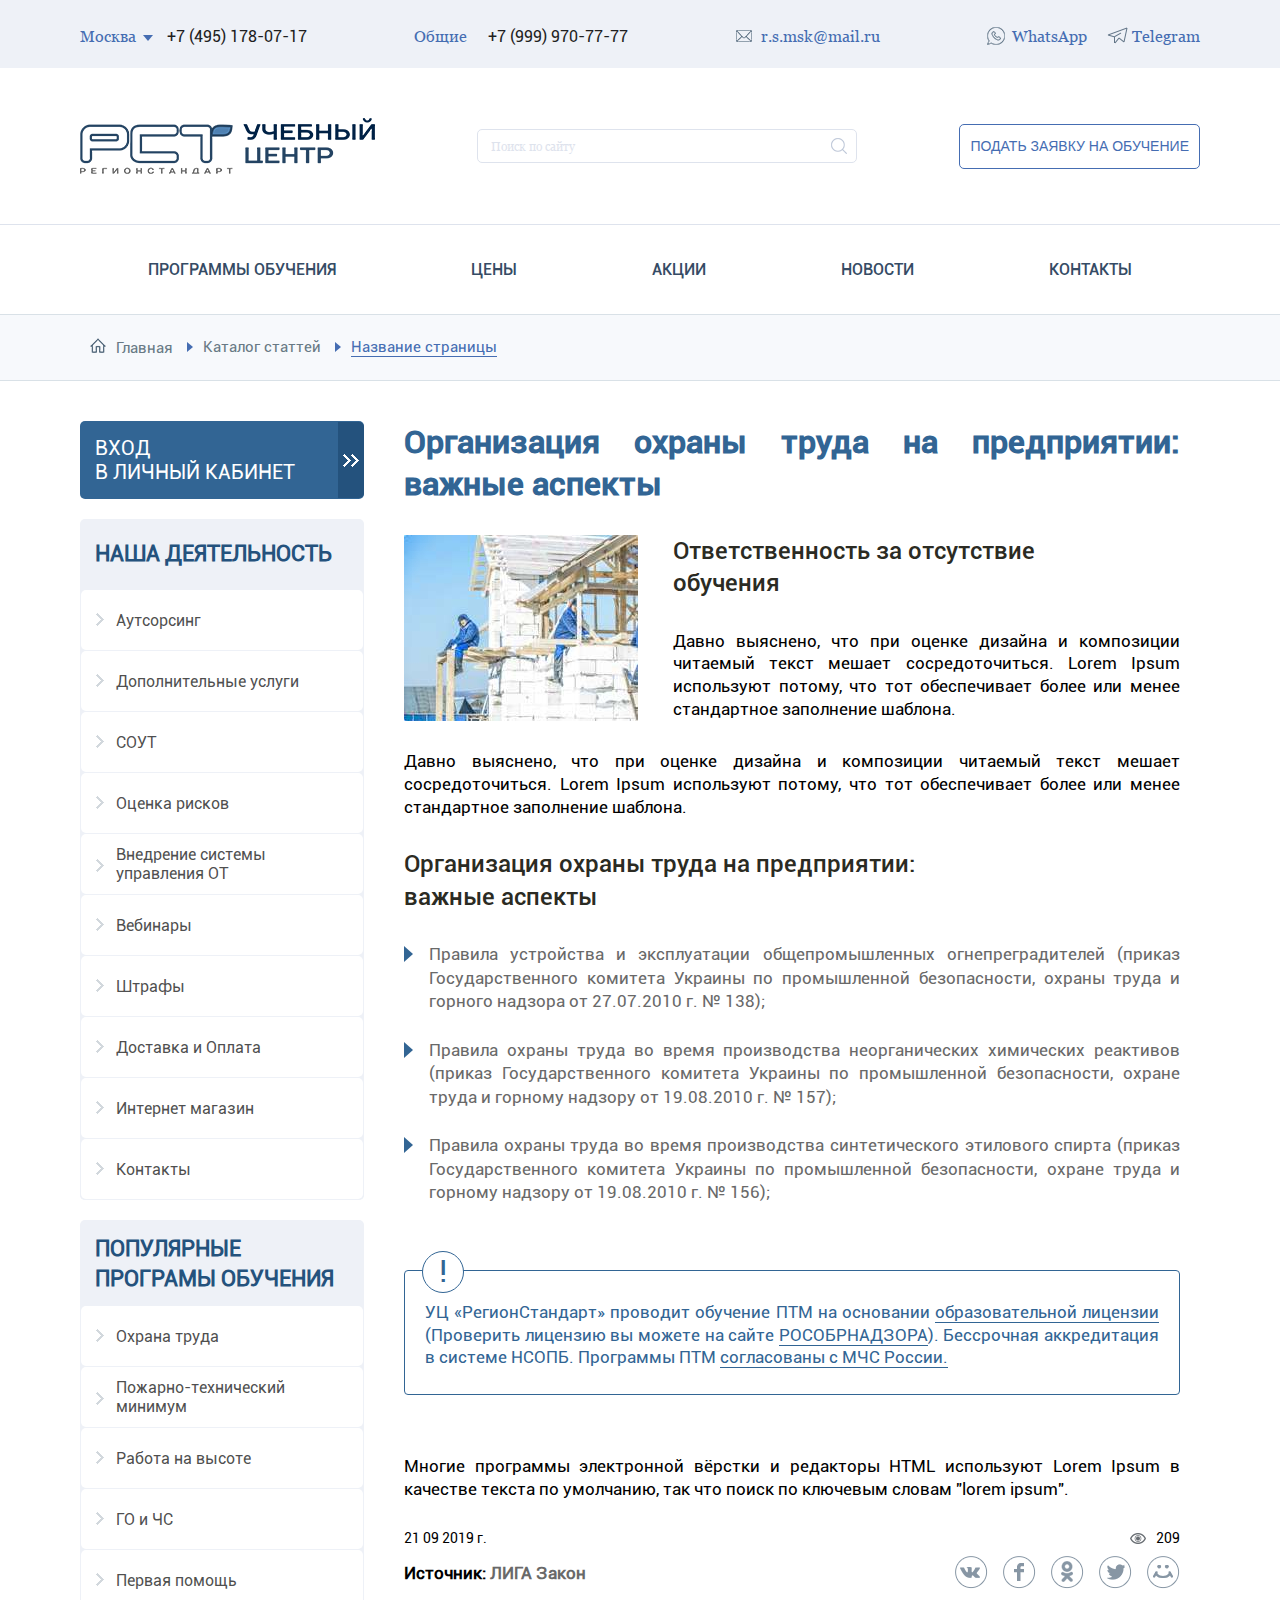
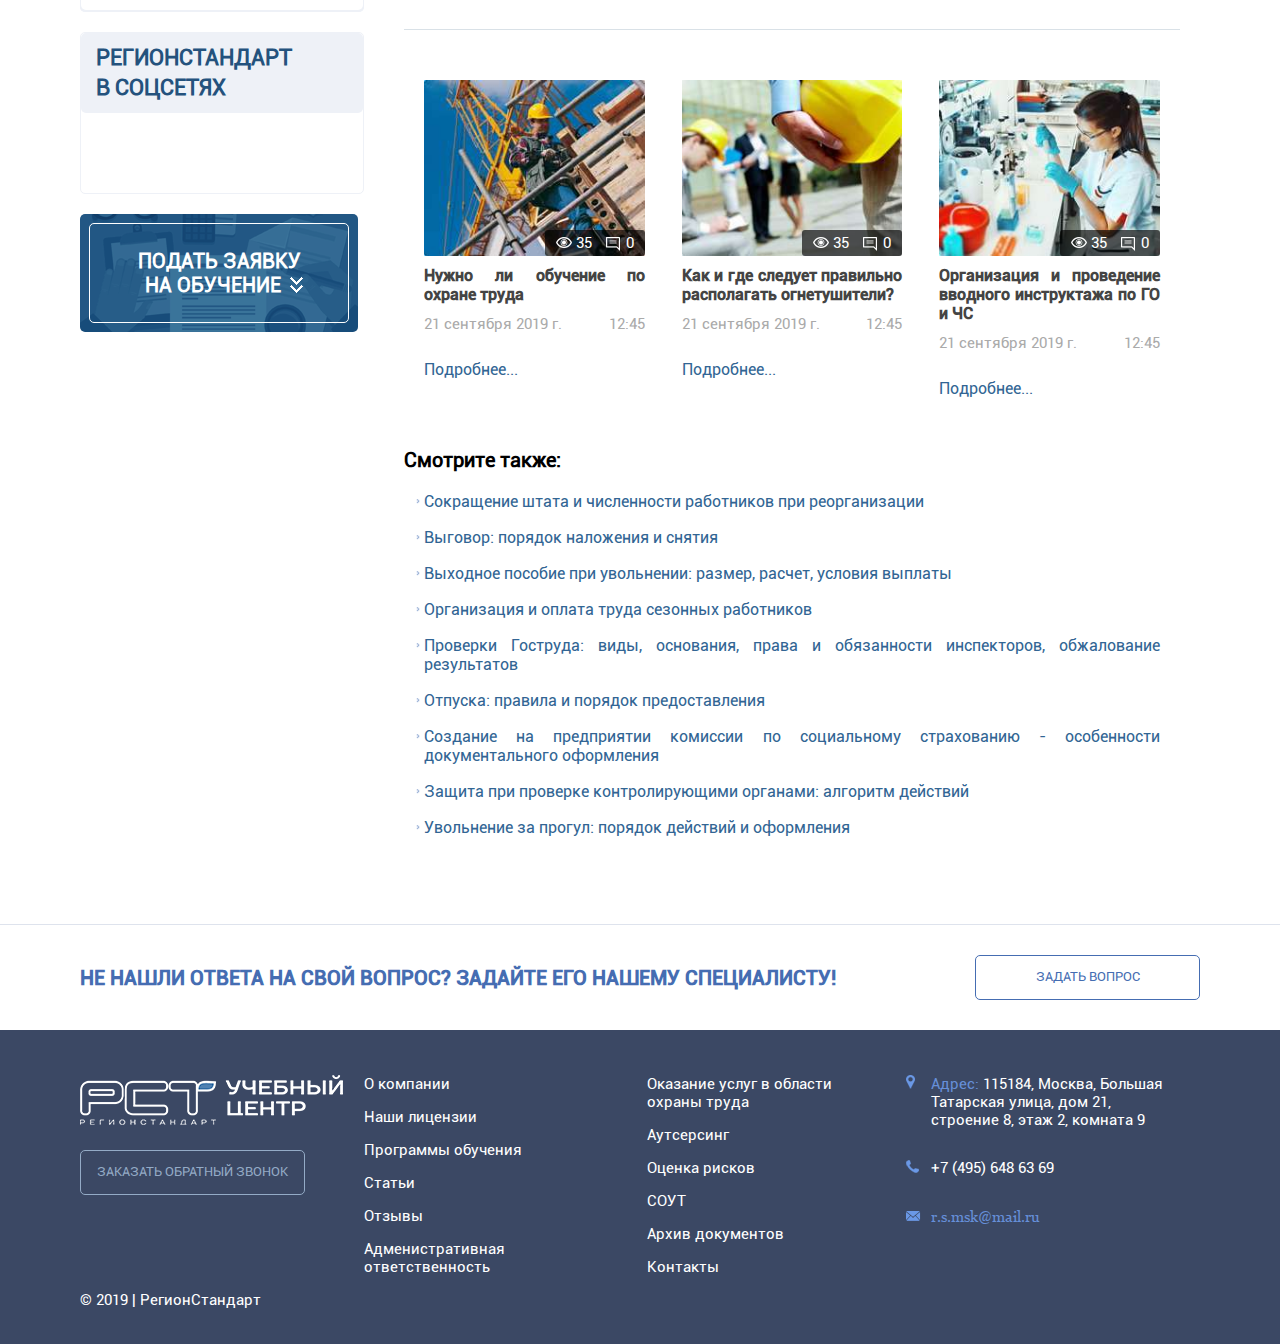
<file: article.html>
<!DOCTYPE html>
<html lang="ru">

<head>
    <meta charset="UTF-8">
    <meta name="viewport" content="width=device-width, initial-scale=1.0">
    <meta http-equiv="X-UA-Compatible" content="ie=edge">
    <title>Rst - article</title>
    <!-- <link rel="shortcut icon" href="img/favicon.ico" type="image/x-icon"> -->
    <link rel="stylesheet" href="css/uikit.min.css">
    <link rel="stylesheet" href="css/style.css">
</head>

<body>
    <!-- header -->
    <header id="header">
        <div class="top__row">
            <div class="conteiner">
                <ul class="top__row-items">
                    <li>
                        <ul class="dropdown__phone">
                            <li class="dropdown__show">
                                <span class="pseudo first">Москва</span>
                                <span><a href="tel:+7(495)178-07-17">+7 (495) 178-07-17</a></span>
                            </li>
                            <li class="dropdown__hide">
                                <span class="pseudo">СПБ</span>
                                <span><a href="tel:+7(812)770-76-79">+7 (812) 770-76-79</a></span>
                            </li>
                        </ul>
                    </li>
                    <li>
                        <span>Общие</span>
                        <span><a href="tel:+7(999)970-77-77 ">+7 (999) 970-77-77 </a></span>
                    </li>
                    <li>
                        <a href="mailto:r.s.msk@mail.ru">r.s.msk@mail.ru</a>
                    </li>
                    <li>
                        <ul class="social">
                            <li>
                                <a href="WhatsApp">WhatsApp</a>
                            </li>
                            <li>
                                <a href="Telegram">Telegram</a>
                            </li>
                        </ul>
                    </li>
                </ul>
            </div>
        </div>
        <div class="center__row">
            <div class="conteiner">
                <div class="logo">
                    <a href="/">
                        <img src="img/logo.png" alt="Сертификационнаяи экспертная организация логотип">
                    </a>
                </div>
                <div class="search">
                    <form>
                        <input type="text" placeholder="Поиск по сайту">
                        <button>
                            <img src="img/icon/search_icon.png" alt="search__icon">
                        </button>
                    </form>
                </div>
                <div class="get_request">
                    <button class="uk-button" data-uk-modal="{target:'#get_request'}">Подать заявку на обучение</button>
                </div>
            </div>
        </div>
        <nav class="conteiner">
            <ul>
                <li><a href="#">Программы обучения</a></li>
                <li><a href="#">Цены</a></li>
                <li><a href="#">Акции</a></li>
                <li><a href="#">Новости</a></li>
                <li><a href="#">Контакты</a></li>
            </ul>
        </nav>
    </header>
    <!-- breadcumps -->
    <div id="breadcumbs">
        <ul class="conteiner">
            <li>
                <a href="#">Главная</a>
            </li>
            <li>
                <a href="#">Каталог статтей</a>
            </li>
            <li>
                <a href="#">Название страницы</a>
            </li>
        </ul>
    </div>
    <!-- main -->
    <main>
        <div class="conteiner">
            <div class="left__sidebar">
                <div class="left__sidebar-link cabinet">
                    <a href="#">Вход<br> в личный кабинет</a>
                </div>
                <div class="our__activity">
                    <h2>Наша деятельность</h2>
                    <ul>
                        <li><a href="#">Аутсорсинг</a></li>
                        <li><a href="#">Дополнительные услуги</a></li>
                        <li><a href="#">СОУТ</a></li>
                        <li><a href="#">Оценка рисков</a></li>
                        <li><a href="#">Внедрение системы<br> управления ОТ</a></li>
                        <li><a href="#">Вебинары</a></li>
                        <li><a href="#">Штрафы</a></li>
                        <li><a href="#">Доставка и Оплата</a></li>
                        <li><a href="#">Интернет магазин</a></li>
                        <li><a href="#">Контакты</a></li>
                    </ul>
                </div>
                <div class="popular">
                    <h2>Популярные<br> програмы обучения</h2>
                    <ul>
                        <li><a href="#">Охрана труда</a></li>
                        <li><a href="#">Пожарно-технический<br> минимум</a></li>
                        <li><a href="#">Работа на высоте</a></li>
                        <li><a href="#">ГО и ЧС</a></li>
                        <li><a href="#">Первая помощь</a></li>
                    </ul>
                </div>
                <div class="social">
                    <h2>РегионСтандарт<br> в соцсетях</h2>
                    <ul>
                        <li><a href="#"></a></li>
                        <li><a href="#"></a></li>
                        <li><a href="#"></a></li>
                        <li><a href="#"></a></li>
                        <li><a href="#"></a></li>
                    </ul>
                </div>
                <div class="apply__education">
                    <a href="#get_request" data-uk-modal>Подать заявку<br><span>на обучение</span></a>
                </div>
            </div>
            <div class="content">
                <section id="article">
                    <div class="head">
                        <h1>Организация охраны труда на предприятии: важные аспекты</h1>
                    </div>
                    <div class="article__content">
                        <div class="article__img">
                            <img src="img/content/articles/img.jpg" alt="картинка статьи">
                        </div>
                        <div class="article__content-description">
                            <div class="description-head">
                                <p>
                                    Ответственность за отсутствие<br> обучения
                                </p>
                            </div>
                            <p>
                                Давно выяснено, что при оценке дизайна и композиции читаемый текст мешает
                                сосредоточиться. Lorem Ipsum используют потому, что тот обеспечивает более или менее
                                стандартное заполнение шаблона.
                            </p>
                            <p>
                                Давно выяснено, что при оценке дизайна и композиции читаемый текст мешает
                                сосредоточиться. Lorem Ipsum используют потому, что тот обеспечивает более или менее
                                стандартное заполнение шаблона.
                            </p>
                            <div class="description-head">
                                <p>
                                    Организация охраны труда на предприятии:<br>
                                    важные аспекты
                                </p>
                            </div>
                            <ul>
                                <li>
                                    Правила устройства и эксплуатации общепромышленных огнепреградителей (приказ
                                    Государственного комитета Украины по промышленной безопасности, охраны труда и
                                    горного надзора от 27.07.2010 г. № 138);
                                </li>
                                <li>
                                    Правила охраны труда во время производства неорганических химических реактивов
                                    (приказ Государственного комитета Украины по промышленной безопасности, охране труда
                                    и горному надзору от 19.08.2010 г. № 157);
                                </li>
                                <li>
                                    Правила охраны труда во время производства синтетического этилового спирта (приказ
                                    Государственного комитета Украины по промышленной безопасности, охране труда и
                                    горному надзору от 19.08.2010 г. № 156);
                                </li>
                            </ul>
                            <div class="attention">
                                <p>
                                    УЦ «РегионСтандарт» проводит обучение ПТМ на основании <span>образовательной
                                        лицензии</span>
                                    (Проверить лицензию вы можете на сайте <span>РОСОБРНАДЗОРА</span>). Бессрочная
                                    аккредитация в
                                    системе НСОПБ. Программы ПТМ <span>согласованы с МЧС России.</span>
                                </p>
                            </div>
                            <p>
                                Многие программы электронной вёрстки и редакторы HTML используют Lorem Ipsum в качестве
                                текста по умолчанию, так что поиск по ключевым словам "lorem ipsum".
                            </p>
                        </div>
                        <div class="article__footer">
                            <p><span>21 09 2019 г.</span><span><img src="img/content/img/Eye_black.png" />209</span></p>
                            <div class="flex">
                                <div class="article__signature">
                                    <p>Источник: <span>ЛИГА Закон</span></p>
                                </div>
                                <div class="article__footer-social">
                                    <ul>
                                        <li><a href="#"><img src="img/left_sidebar/vk.png" alt="vk"></a></li>
                                        <li><a href="#"><img src="img/left_sidebar/facebook.png" alt="fb"></a></li>
                                        <li><a href="#"><img src="img/icon/ok.png" alt="ok"></a></li>
                                        <li><a href="#"><img src="img/icon/twich.png" alt="twich"></a></li>
                                        <li><a href="#"><img src="img/icon/my_mail_ru.png" alt="smile"></a></li>
                                    </ul>
                                </div>
                            </div>
                        </div>
                    </div>
                    <div class="article">
                        <div class="article__items">
                            <article class="item">
                                <div class="item__img">
                                    <img src="img/content/img/article.jpg" alt="Новости">
                                    <div class="statistics">
                                        <span>35</span>
                                        <span>0</span>
                                    </div>
                                </div>
                                <div class="item__description">
                                    <h3>Нужно ли обучение по охране труда</h3>
                                    <p><span>21 сентября 2019 г.</span><span>12:45</span></p>
                                    <a href="#">Подробнее...</a>
                                </div>
                            </article>
                            <article class="item">
                                <div class="item__img">
                                    <img src="img/content/img/article2.jpg" alt="Новости">
                                    <div class="statistics">
                                        <span>35</span>
                                        <span>0</span>
                                    </div>
                                </div>
                                <div class="item__description">
                                    <h3>Как и где следует правильно располагать огнетушители?</h3>
                                    <p><span>21 сентября 2019 г.</span><span>12:45</span></p>
                                    <a href="#">Подробнее...</a>
                                </div>
                            </article>
                            <article class="item">
                                <div class="item__img">
                                    <img src="img/content/img/article3.jpg" alt="Новости">
                                    <div class="statistics">
                                        <span>35</span>
                                        <span>0</span>
                                    </div>
                                </div>
                                <div class="item__description">
                                    <h3>Организация и проведение вводного инструктажа по ГО и ЧС</h3>
                                    <p><span>21 сентября 2019 г.</span><span>12:45</span></p>
                                    <a href="#">Подробнее...</a>
                                </div>
                            </article>
                        </div>
                    </div>
                    <div class="articles-see__also">
                        <p>Смотрите также:</p>
                        <ul>
                            <li><a href="#">Сокращение штата и численности работников при реорганизации</a></li>
                            <li><a href="#">Выговор: порядок наложения и снятия</a></li>
                            <li><a href="#">Выходное пособие при увольнении: размер, расчет, условия выплаты</a></li>
                            <li><a href="#">Организация и оплата труда сезонных работников</a></li>
                            <li><a href="#">Проверки Гоструда: виды, основания, права и обязанности инспекторов,
                                    обжалование
                                    результатов</a></li>
                            <li><a href="#">Отпуска: правила и порядок предоставления</a></li>
                            <li><a href="#">Создание на предприятии комиссии по социальному страхованию - особенности
                                    документального оформления</a></li>
                            <li><a href="#">Защита при проверке контролирующими органами: алгоритм действий</a></li>
                            <li><a href="#">Увольнение за прогул: порядок действий и оформления</a></li>
                        </ul>
                    </div>
                </section>
            </div>
        </div>
    </main>
    <!-- footer  -->
    <footer>
        <div class="footer__top-row">
            <div class="conteiner">
                <p>Не нашли ответа на свой вопрос? Задайте его нашему специалисту!</p>
                <a href="#question" data-uk-modal>Задать вопрос</a>
            </div>
        </div>
        <div class="footer__bootom-row">
            <div class="footer__items conteiner">
                <div class="item logo">
                    <img src="img/logo_footer.png" alt="Сертификационнаяи экспертная организация логотип">
                    <a href="#apply__education" data-uk-modal>Заказать обратный звонок</a>
                </div>
                <div class="item">
                    <ul>
                        <li><a href="#">О компании</a></li>
                        <li><a href="#">Наши лицензии</a></li>
                        <li><a href="#">Программы обучения</a></li>
                        <li><a href="#">Статьи</a></li>
                        <li><a href="#">Отзывы</a></li>
                        <li><a href="#">Адменистративная ответственность</a></li>
                    </ul>
                </div>
                <div class="item">
                    <ul>
                        <li><a href="#">Оказание услуг в области охраны труда</a></li>
                        <li><a href="#">Аутсерсинг</a></li>
                        <li><a href="#">Оценка рисков</a></li>
                        <li><a href="#">СОУТ</a></li>
                        <li><a href="#">Архив документов</a></li>
                        <li><a href="#">Контакты</a></li>
                    </ul>
                </div>
                <div class="item">
                    <ul>
                        <li class="adress">
                            <address>
                                <span>Адрес:</span> 115184, Москва, Большая Татарская улица, дом 21, строение 8, этаж
                                2, комната 9
                            </address>
                        </li>
                        <li class="phone">
                            <a href="tel:+7(495)648-63-69">+7 (495) 648 63 69</a>
                            <ul class="social">
                                <li><a href="#"></a></li>
                                <li><a href="#"></a></li>
                                <li><a href="#"></a></li>
                            </ul>
                        </li>
                        <li class="mail">
                            <a href="mailto:r.s.msk@mail.ru">r.s.msk@mail.ru</a>
                            <ul class="social">
                                <li><a href="#"></a></li>
                                <li><a href="#"></a></li>
                                <li><a href="#"></a></li>
                                <li><a href="#"></a></li>
                                <li><a href="#"></a></li>
                            </ul>
                        </li>
                    </ul>
                </div>
            </div>
            <div class="signature conteiner">
                <p>© 2019 | РегионСтандарт</p>
            </div>
        </div>
    </footer>
    <!-- modal -->
    <div id="get_request" class="uk-modal">
        <div class="uk-modal-dialog">
            <div class="header">
                <h3>Подать заявку на обучение</h3>
                <span class="close__btn uk-modal-close"></span>
            </div>
            <div class="modal__body">
                <form>
                    <input type="text" placeholder="Имя:*">
                    <input type="tel" placeholder="Телефон:*">
                    <input type="email" placeholder="E-mail:*">
                    <p><span>*</span> - Обязательные поля для заполнения</p>
                    <p class="text">Нажимая на кнопку, вы принимаете Положение и Согласие на обработку персональных
                        даных.</p>
                    <input type="submit" value="Отправить">
                </form>
            </div>
        </div>
    </div>

    <div id="question" class="uk-modal">
        <div class="uk-modal-dialog">
            <div class="header">
                <h3>задать вопрос</h3>
                <span class="close__btn uk-modal-close"></span>
            </div>
            <div class="modal__body">
                <form>
                    <input type="text" placeholder="Имя:*">
                    <input type="tel" placeholder="Телефон:*">
                    <input type="email" placeholder="E-mail:*">
                    <p><span>*</span> - Обязательные поля для заполнения</p>
                    <p class="text">Нажимая на кнопку, вы принимаете Положение и Согласие на обработку персональных
                        даных.</p>
                    <input type="submit" value="Отправить">
                </form>
            </div>
        </div>
    </div>

    <div id="apply__education" class="uk-modal">
        <div class="uk-modal-dialog">
            <div class="header">
                <h3>заказать обратный звонок</h3>
                <span class="close__btn uk-modal-close"></span>
            </div>
            <div class="modal__body">
                <form>
                    <input type="text" placeholder="Имя:*">
                    <input type="tel" placeholder="Телефон:*">
                    <input type="email" placeholder="E-mail:*">
                    <p><span>*</span> - Обязательные поля для заполнения</p>
                    <p class="text">Нажимая на кнопку, вы принимаете Положение и Согласие на обработку персональных
                        даных.</p>
                    <input type="submit" value="Отправить">
                </form>
            </div>
        </div>
    </div>

    <script src="js/jquery/jquery.min.js"></script>
    <script src="js/uikit.min.js"></script>
    <script src="js/main.js"></script>
</body>

</html>
</file>
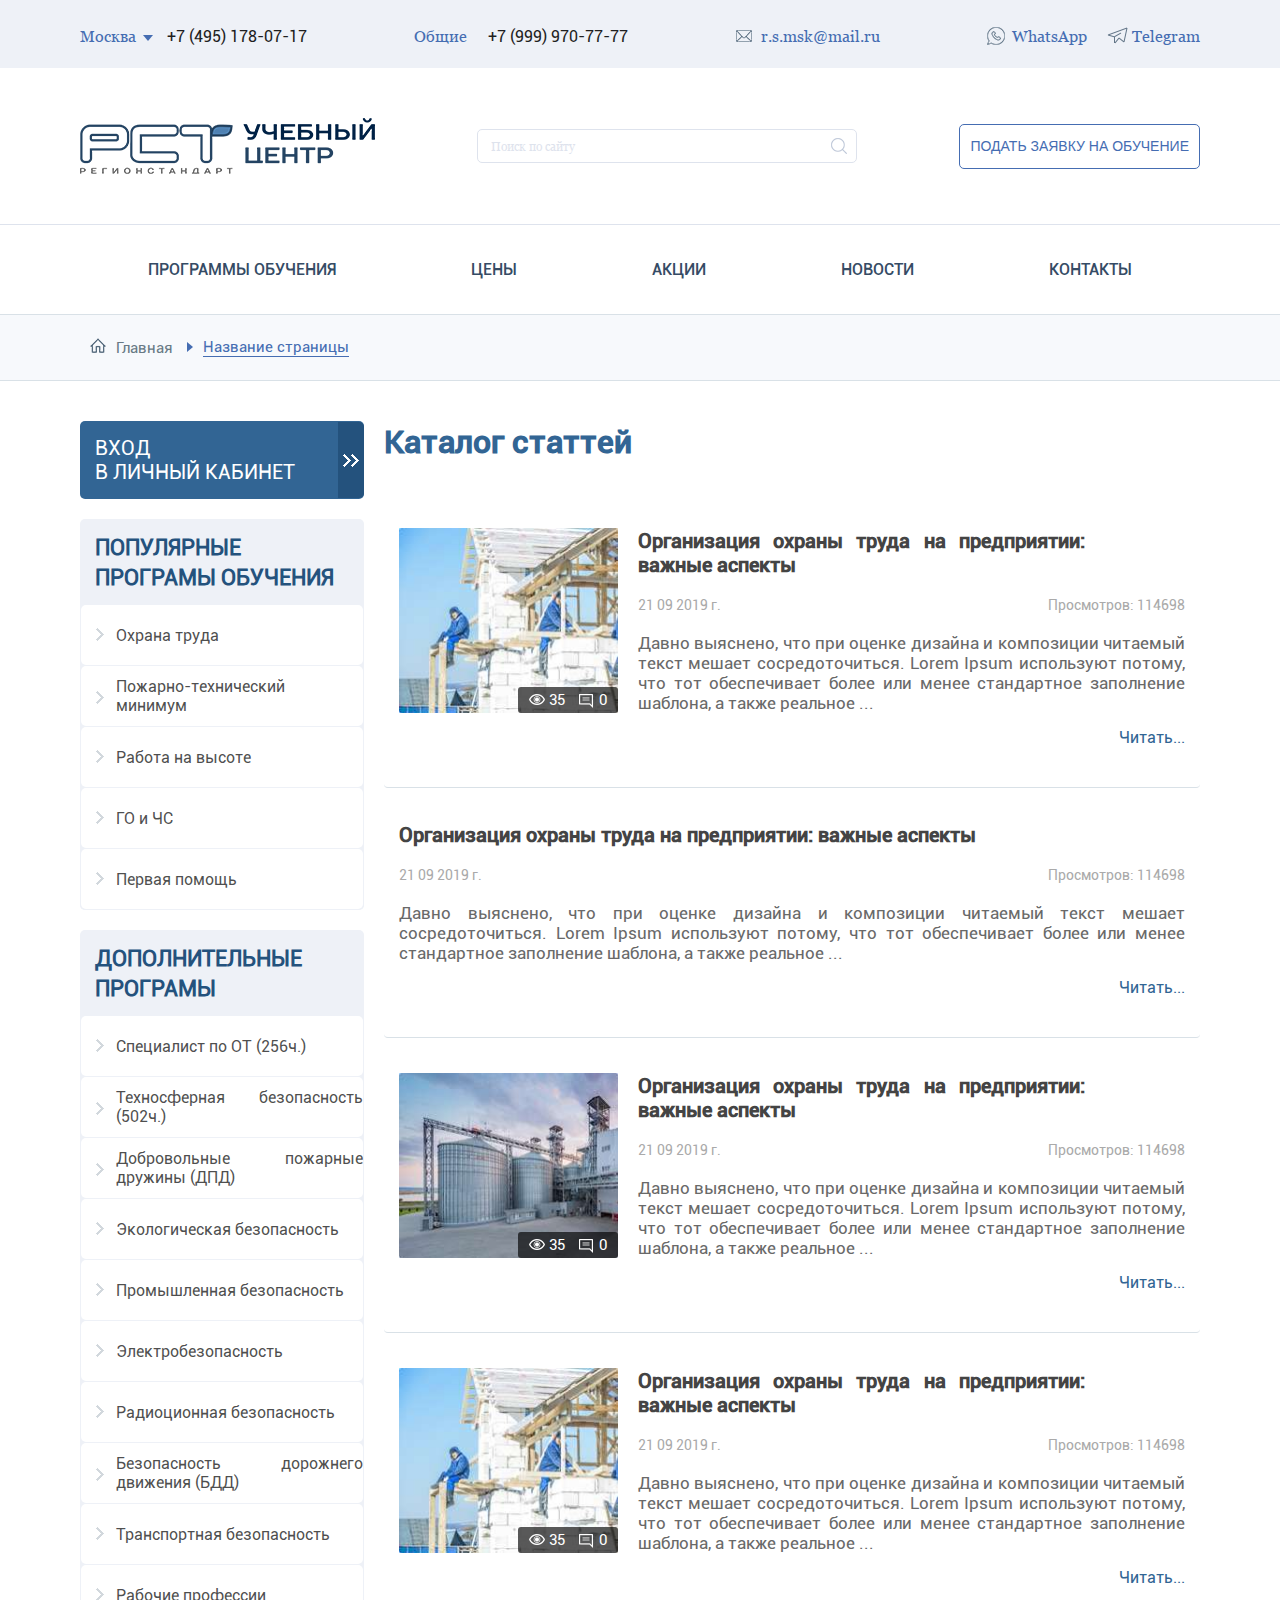
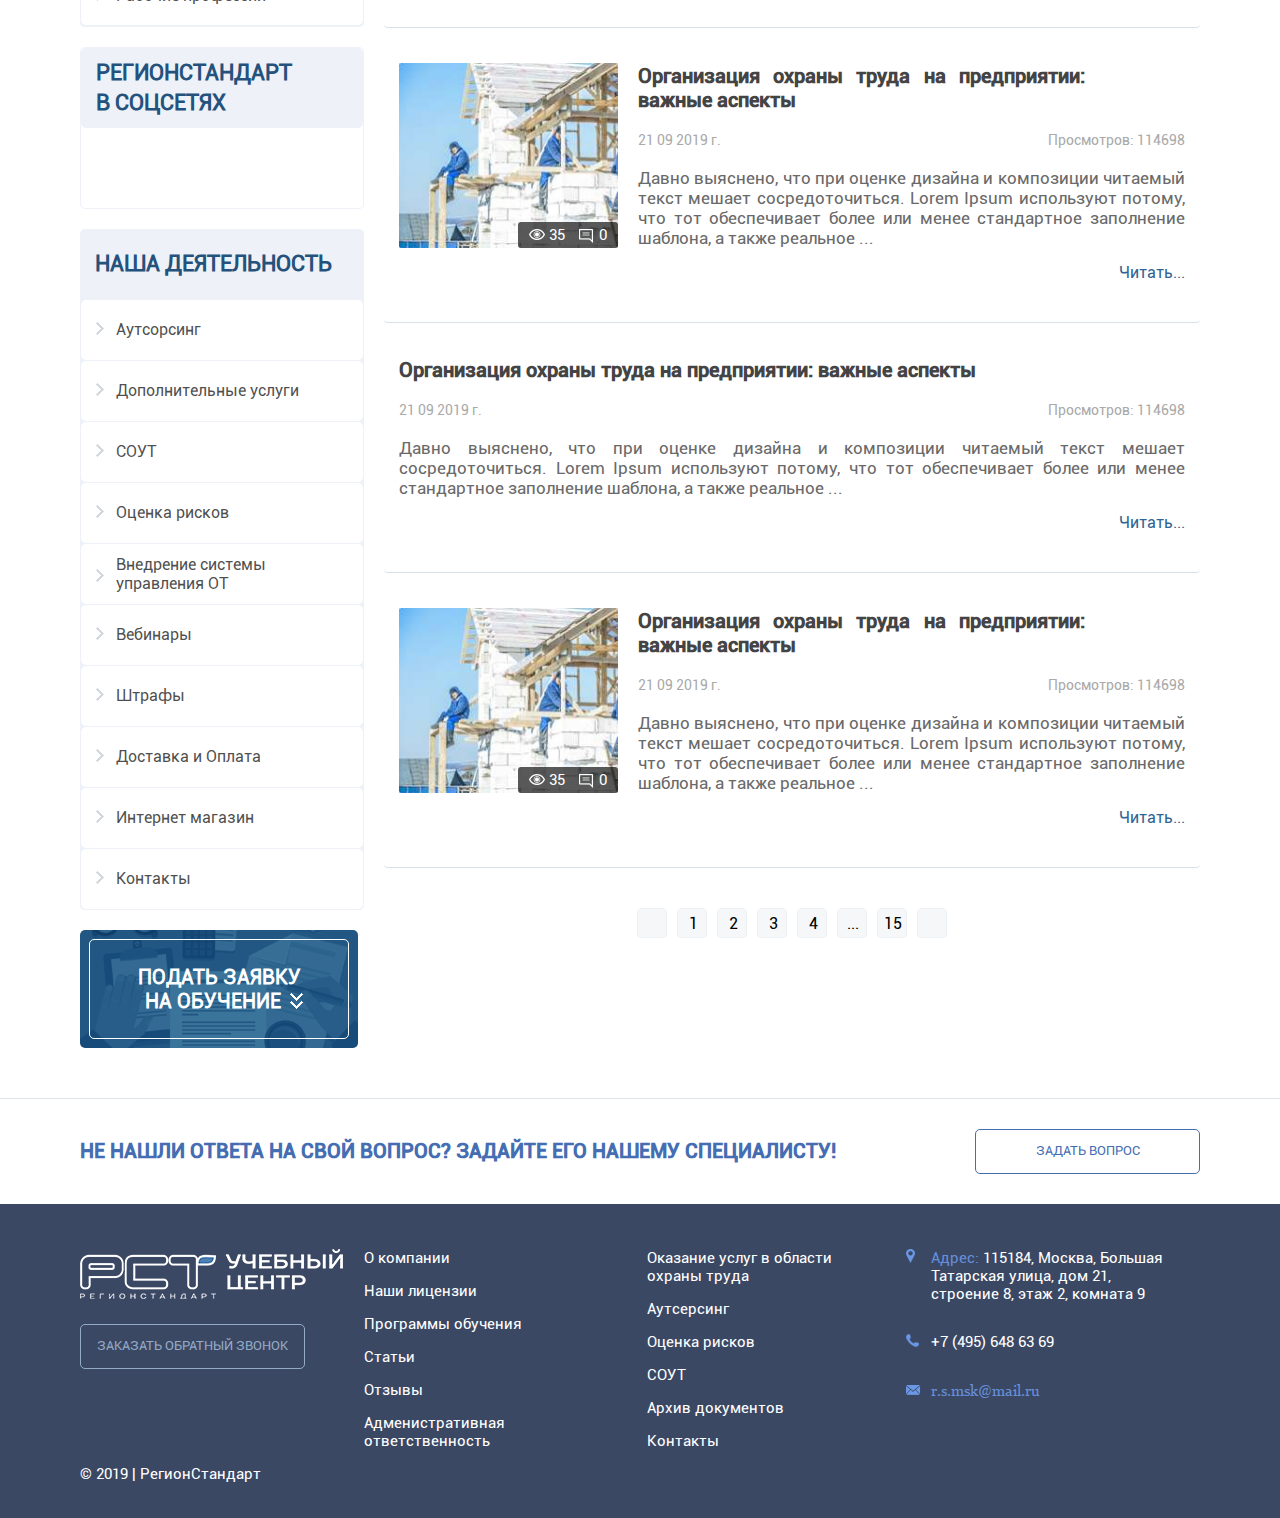
<file: articles.html>
<!DOCTYPE html>
<html lang="ru">

<head>
    <meta charset="UTF-8">
    <meta name="viewport" content="width=device-width, initial-scale=1.0">
    <meta http-equiv="X-UA-Compatible" content="ie=edge">
    <title>Rst - catalog__articles</title>
    <!-- <link rel="shortcut icon" href="img/favicon.ico" type="image/x-icon"> -->
    <link rel="stylesheet" href="css/uikit.min.css">
    <link rel="stylesheet" href="css/style.css">
</head>

<body>
    <!-- header -->
    <header id="header">
        <div class="top__row">
            <div class="conteiner">
                <ul class="top__row-items">
                    <li>
                        <ul class="dropdown__phone">
                            <li class="dropdown__show">
                                <span class="pseudo first">Москва</span>
                                <span><a href="tel:+7(495)178-07-17">+7 (495) 178-07-17</a></span>
                            </li>
                            <li class="dropdown__hide">
                                <span class="pseudo">СПБ</span>
                                <span><a href="tel:+7(812)770-76-79">+7 (812) 770-76-79</a></span>
                            </li>
                        </ul>
                    </li>
                    <li>
                        <span>Общие</span>
                        <span><a href="tel:+7(999)970-77-77 ">+7 (999) 970-77-77 </a></span>
                    </li>
                    <li>
                        <a href="mailto:r.s.msk@mail.ru">r.s.msk@mail.ru</a>
                    </li>
                    <li>
                        <ul class="social">
                            <li>
                                <a href="WhatsApp">WhatsApp</a>
                            </li>
                            <li>
                                <a href="Telegram">Telegram</a>
                            </li>
                        </ul>
                    </li>
                </ul>
            </div>
        </div>
        <div class="center__row">
            <div class="conteiner">
                <div class="logo">
                    <a href="/">
                        <img src="img/logo.png" alt="Сертификационнаяи экспертная организация логотип">
                    </a>
                </div>
                <div class="search">
                    <form>
                        <input type="text" placeholder="Поиск по сайту">
                        <button>
                            <img src="img/icon/search_icon.png" alt="search__icon">
                        </button>
                    </form>
                </div>
                <div class="get_request">
                    <button class="uk-button" data-uk-modal="{target:'#get_request'}">Подать заявку на обучение</button>
                </div>
            </div>
        </div>
        <nav class="conteiner">
            <ul>
                <li><a href="#">Программы обучения</a></li>
                <li><a href="#">Цены</a></li>
                <li><a href="#">Акции</a></li>
                <li><a href="#">Новости</a></li>
                <li><a href="#">Контакты</a></li>
            </ul>
        </nav>
    </header>
    <!-- breadcumps -->
    <div id="breadcumbs">
        <ul class="conteiner">
            <li>
                <a href="#">Главная</a>
            </li>
            <li>
                <a href="#">Название страницы</a>
            </li>
        </ul>
    </div>
    <!-- main -->
    <main>
        <div class="conteiner">
            <div class="left__sidebar">
                <div class="left__sidebar-link cabinet">
                    <a href="#">Вход<br> в личный кабинет</a>
                </div>
                <div class="popular">
                    <h2>Популярные<br> програмы обучения</h2>
                    <ul>
                        <li><a href="#">Охрана труда</a></li>
                        <li><a href="#">Пожарно-технический<br> минимум</a></li>
                        <li><a href="#">Работа на высоте</a></li>
                        <li><a href="#">ГО и ЧС</a></li>
                        <li><a href="#">Первая помощь</a></li>
                    </ul>
                </div>
                <div class="popular additional__programs">
                    <h2>Дополнительные<br> програмы</h2>
                    <ul>
                        <li><a href="#">Специалист по ОТ (256ч.)</a></li>
                        <li><a href="#">Техносферная безопасность (502ч.)</a></li>
                        <li><a href="#">Добровольные пожарные дружины (ДПД)</a></li>
                        <li><a href="#">Экологическая безопасность</a></li>
                        <li><a href="#">Промышленная безопасность</a></li>
                        <li><a href="#">Электробезопасность</a></li>
                        <li><a href="#">Радиоционная безопасность</a></li>
                        <li><a href="#">Безопасность дорожнего движения (БДД)</a></li>
                        <li><a href="#">Транспортная безопасность</a></li>
                        <li><a href="#">Рабочие профессии</a></li>
                    </ul>
                </div>
                <div class="social">
                    <h2>РегионСтандарт<br> в соцсетях</h2>
                    <ul>
                        <li><a href="#"></a></li>
                        <li><a href="#"></a></li>
                        <li><a href="#"></a></li>
                        <li><a href="#"></a></li>
                        <li><a href="#"></a></li>
                    </ul>
                </div>
                <div class="our__activity">
                    <h2>Наша деятельность</h2>
                    <ul>
                        <li><a href="#">Аутсорсинг</a></li>
                        <li><a href="#">Дополнительные услуги</a></li>
                        <li><a href="#">СОУТ</a></li>
                        <li><a href="#">Оценка рисков</a></li>
                        <li><a href="#">Внедрение системы<br> управления ОТ</a></li>
                        <li><a href="#">Вебинары</a></li>
                        <li><a href="#">Штрафы</a></li>
                        <li><a href="#">Доставка и Оплата</a></li>
                        <li><a href="#">Интернет магазин</a></li>
                        <li><a href="#">Контакты</a></li>
                    </ul>
                </div>
                <div class="apply__education">
                    <a href="#get_request" data-uk-modal>Подать заявку<br><span>на обучение</span></a>
                </div>
            </div>
            <div class="content">
                <section id="catalog__articles">
                    <h1>Каталог статтей</h1>
                    <div class="catalog__articles-items">
                        <article class="item">
                            <div class="flex">
                                <div class="item__img">
                                    <img src="img/content/articles/img.jpg" alt="статья1">
                                    <div class="statistics">
                                        <span>35</span>
                                        <span>0</span>
                                    </div>
                                </div>
                                <div class="item__description">
                                    <h3>Организация охраны труда на предприятии: важные аспекты</h3>
                                    <p><span>21 09 2019 г.</span><span>Просмотров: 114698</span></p>
                                    <div class="description_text">
                                        <p>
                                            Давно выяснено, что при оценке дизайна и композиции читаемый текст мешает
                                            сосредоточиться. Lorem Ipsum используют потому, что тот обеспечивает более
                                            или
                                            менее
                                            стандартное заполнение шаблона, а также реальное ...
                                        </p>
                                    </div>
                                </div>
                            </div>
                            <div class="link">
                                <a href="#">Читать...</a>
                            </div>
                        </article>
                        <article class="item">
                            <div class="flex">
                                <div class="item__description">
                                    <h3>Организация охраны труда на предприятии: важные аспекты</h3>
                                    <p><span>21 09 2019 г.</span><span>Просмотров: 114698</span></p>
                                    <div class="description_text">
                                        <p>
                                            Давно выяснено, что при оценке дизайна и композиции читаемый текст мешает
                                            сосредоточиться. Lorem Ipsum используют потому, что тот обеспечивает более
                                            или
                                            менее
                                            стандартное заполнение шаблона, а также реальное ...
                                        </p>
                                    </div>
                                </div>
                            </div>
                            <div class="link">
                                <a href="#">Читать...</a>
                            </div>
                        </article>
                        <article class="item">
                            <div class="flex">
                                <div class="item__img">
                                    <img src="img/content/articles/img2.jpg" alt="статья2">
                                    <div class="statistics">
                                        <span>35</span>
                                        <span>0</span>
                                    </div>
                                </div>
                                <div class="item__description">
                                    <h3>Организация охраны труда на предприятии: важные аспекты</h3>
                                    <p><span>21 09 2019 г.</span><span>Просмотров: 114698</span></p>
                                    <div class="description_text">
                                        <p>
                                            Давно выяснено, что при оценке дизайна и композиции читаемый текст мешает
                                            сосредоточиться. Lorem Ipsum используют потому, что тот обеспечивает более
                                            или
                                            менее
                                            стандартное заполнение шаблона, а также реальное ...
                                        </p>
                                    </div>
                                </div>
                            </div>
                            <div class="link">
                                <a href="#">Читать...</a>
                            </div>
                        </article>
                        <article class="item">
                            <div class="flex">
                                <div class="item__img">
                                    <img src="img/content/articles/img.jpg" alt="статья1">
                                    <div class="statistics">
                                        <span>35</span>
                                        <span>0</span>
                                    </div>
                                </div>
                                <div class="item__description">
                                    <h3>Организация охраны труда на предприятии: важные аспекты</h3>
                                    <p><span>21 09 2019 г.</span><span>Просмотров: 114698</span></p>
                                    <div class="description_text">
                                        <p>
                                            Давно выяснено, что при оценке дизайна и композиции читаемый текст мешает
                                            сосредоточиться. Lorem Ipsum используют потому, что тот обеспечивает более
                                            или
                                            менее
                                            стандартное заполнение шаблона, а также реальное ...
                                        </p>
                                    </div>
                                </div>
                            </div>
                            <div class="link">
                                <a href="#">Читать...</a>
                            </div>
                        </article>
                        <article class="item">
                            <div class="flex">
                                <div class="item__img">
                                    <img src="img/content/articles/img.jpg" alt="статья1">
                                    <div class="statistics">
                                        <span>35</span>
                                        <span>0</span>
                                    </div>
                                </div>
                                <div class="item__description">
                                    <h3>Организация охраны труда на предприятии: важные аспекты</h3>
                                    <p><span>21 09 2019 г.</span><span>Просмотров: 114698</span></p>
                                    <div class="description_text">
                                        <p>
                                            Давно выяснено, что при оценке дизайна и композиции читаемый текст мешает
                                            сосредоточиться. Lorem Ipsum используют потому, что тот обеспечивает более
                                            или
                                            менее
                                            стандартное заполнение шаблона, а также реальное ...
                                        </p>
                                    </div>
                                </div>
                            </div>
                            <div class="link">
                                <a href="#">Читать...</a>
                            </div>
                        </article>
                        <article class="item">
                            <div class="flex">
                                <div class="item__description">
                                    <h3>Организация охраны труда на предприятии: важные аспекты</h3>
                                    <p><span>21 09 2019 г.</span><span>Просмотров: 114698</span></p>
                                    <div class="description_text">
                                        <p>
                                            Давно выяснено, что при оценке дизайна и композиции читаемый текст мешает
                                            сосредоточиться. Lorem Ipsum используют потому, что тот обеспечивает более
                                            или
                                            менее
                                            стандартное заполнение шаблона, а также реальное ...
                                        </p>
                                    </div>
                                </div>
                            </div>
                            <div class="link">
                                <a href="#">Читать...</a>
                            </div>
                        </article>
                        <article class="item">
                            <div class="flex">
                                <div class="item__img">
                                    <img src="img/content/articles/img.jpg" alt="статья1">
                                    <div class="statistics">
                                        <span>35</span>
                                        <span>0</span>
                                    </div>
                                </div>
                                <div class="item__description">
                                    <h3>Организация охраны труда на предприятии: важные аспекты</h3>
                                    <p><span>21 09 2019 г.</span><span>Просмотров: 114698</span></p>
                                    <div class="description_text">
                                        <p>
                                            Давно выяснено, что при оценке дизайна и композиции читаемый текст мешает
                                            сосредоточиться. Lorem Ipsum используют потому, что тот обеспечивает более
                                            или
                                            менее
                                            стандартное заполнение шаблона, а также реальное ...
                                        </p>
                                    </div>
                                </div>
                            </div>
                            <div class="link">
                                <a href="#">Читать...</a>
                            </div>
                        </article>
                    </div>
                    <div id="pagination">
                        <ul>
                            <li><a href="#"></a></li>
                            <li><a href="#" aria-current="page">1</a></li>
                            <li><a href="#">2</a></li>
                            <li><a href="#">3</a></li>
                            <li><a href="#">4</a></li>
                            <li><a href="#">...</a></li>
                            <li><a href="#">15</a></li>
                            <li><a href="#"></a></li>
                        </ul>
                    </div>
                </section>
            </div>
        </div>
    </main>
    <!-- footer  -->
    <footer>
        <div class="footer__top-row">
            <div class="conteiner">
                <p>Не нашли ответа на свой вопрос? Задайте его нашему специалисту!</p>
                <a href="#question" data-uk-modal>Задать вопрос</a>
            </div>
        </div>
        <div class="footer__bootom-row">
            <div class="footer__items conteiner">
                <div class="item logo">
                    <img src="img/logo_footer.png" alt="Сертификационнаяи экспертная организация логотип">
                    <a href="#apply__education" data-uk-modal>Заказать обратный звонок</a>
                </div>
                <div class="item">
                    <ul>
                        <li><a href="#">О компании</a></li>
                        <li><a href="#">Наши лицензии</a></li>
                        <li><a href="#">Программы обучения</a></li>
                        <li><a href="#">Статьи</a></li>
                        <li><a href="#">Отзывы</a></li>
                        <li><a href="#">Адменистративная ответственность</a></li>
                    </ul>
                </div>
                <div class="item">
                    <ul>
                        <li><a href="#">Оказание услуг в области охраны труда</a></li>
                        <li><a href="#">Аутсерсинг</a></li>
                        <li><a href="#">Оценка рисков</a></li>
                        <li><a href="#">СОУТ</a></li>
                        <li><a href="#">Архив документов</a></li>
                        <li><a href="#">Контакты</a></li>
                    </ul>
                </div>
                <div class="item">
                    <ul>
                        <li class="adress">
                            <address>
                                <span>Адрес:</span> 115184, Москва, Большая Татарская улица, дом 21, строение 8, этаж
                                2, комната 9
                            </address>
                        </li>
                        <li class="phone">
                            <a href="tel:+7(495)648-63-69">+7 (495) 648 63 69</a>
                            <ul class="social">
                                <li><a href="#"></a></li>
                                <li><a href="#"></a></li>
                                <li><a href="#"></a></li>
                            </ul>
                        </li>
                        <li class="mail">
                            <a href="mailto:r.s.msk@mail.ru">r.s.msk@mail.ru</a>
                            <ul class="social">
                                <li><a href="#"></a></li>
                                <li><a href="#"></a></li>
                                <li><a href="#"></a></li>
                                <li><a href="#"></a></li>
                                <li><a href="#"></a></li>
                            </ul>
                        </li>
                    </ul>
                </div>
            </div>
            <div class="signature conteiner">
                <p>© 2019 | РегионСтандарт</p>
            </div>
        </div>
    </footer>
    <!-- modal -->
    <div id="get_request" class="uk-modal">
        <div class="uk-modal-dialog">
            <div class="header">
                <h3>Подать заявку на обучение</h3>
                <span class="close__btn uk-modal-close"></span>
            </div>
            <div class="modal__body">
                <form>
                    <input type="text" placeholder="Имя:*">
                    <input type="tel" placeholder="Телефон:*">
                    <input type="email" placeholder="E-mail:*">
                    <p><span>*</span> - Обязательные поля для заполнения</p>
                    <p class="text">Нажимая на кнопку, вы принимаете Положение и Согласие на обработку персональных
                        даных.</p>
                    <input type="submit" value="Отправить">
                </form>
            </div>
        </div>
    </div>

    <div id="question" class="uk-modal">
        <div class="uk-modal-dialog">
            <div class="header">
                <h3>задать вопрос</h3>
                <span class="close__btn uk-modal-close"></span>
            </div>
            <div class="modal__body">
                <form>
                    <input type="text" placeholder="Имя:*">
                    <input type="tel" placeholder="Телефон:*">
                    <input type="email" placeholder="E-mail:*">
                    <p><span>*</span> - Обязательные поля для заполнения</p>
                    <p class="text">Нажимая на кнопку, вы принимаете Положение и Согласие на обработку персональных
                        даных.</p>
                    <input type="submit" value="Отправить">
                </form>
            </div>
        </div>
    </div>

    <div id="apply__education" class="uk-modal">
        <div class="uk-modal-dialog">
            <div class="header">
                <h3>заказать обратный звонок</h3>
                <span class="close__btn uk-modal-close"></span>
            </div>
            <div class="modal__body">
                <form>
                    <input type="text" placeholder="Имя:*">
                    <input type="tel" placeholder="Телефон:*">
                    <input type="email" placeholder="E-mail:*">
                    <p><span>*</span> - Обязательные поля для заполнения</p>
                    <p class="text">Нажимая на кнопку, вы принимаете Положение и Согласие на обработку персональных
                        даных.</p>
                    <input type="submit" value="Отправить">
                </form>
            </div>
        </div>
    </div>

    <script src="js/jquery/jquery.min.js"></script>
    <script src="js/uikit.min.js"></script>
    <script src="js/main.js"></script>
</body>

</html>
</file>
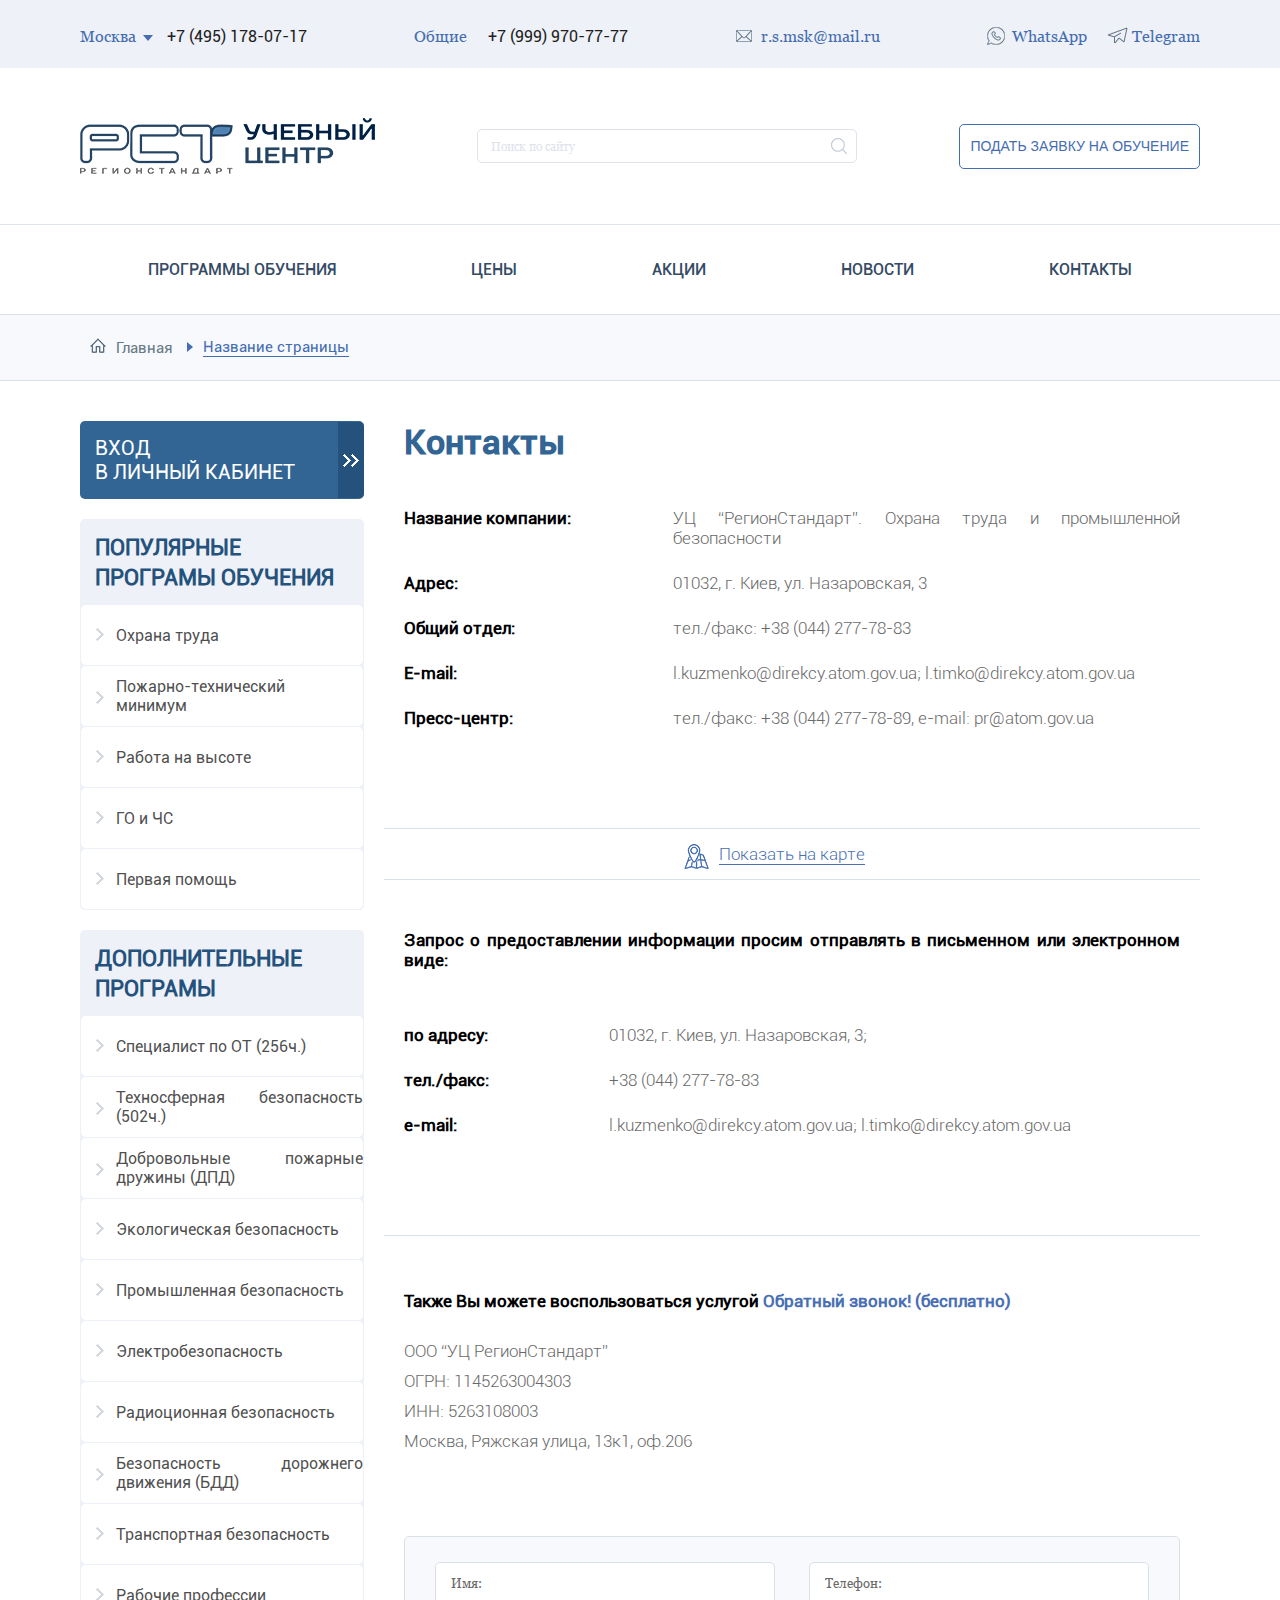
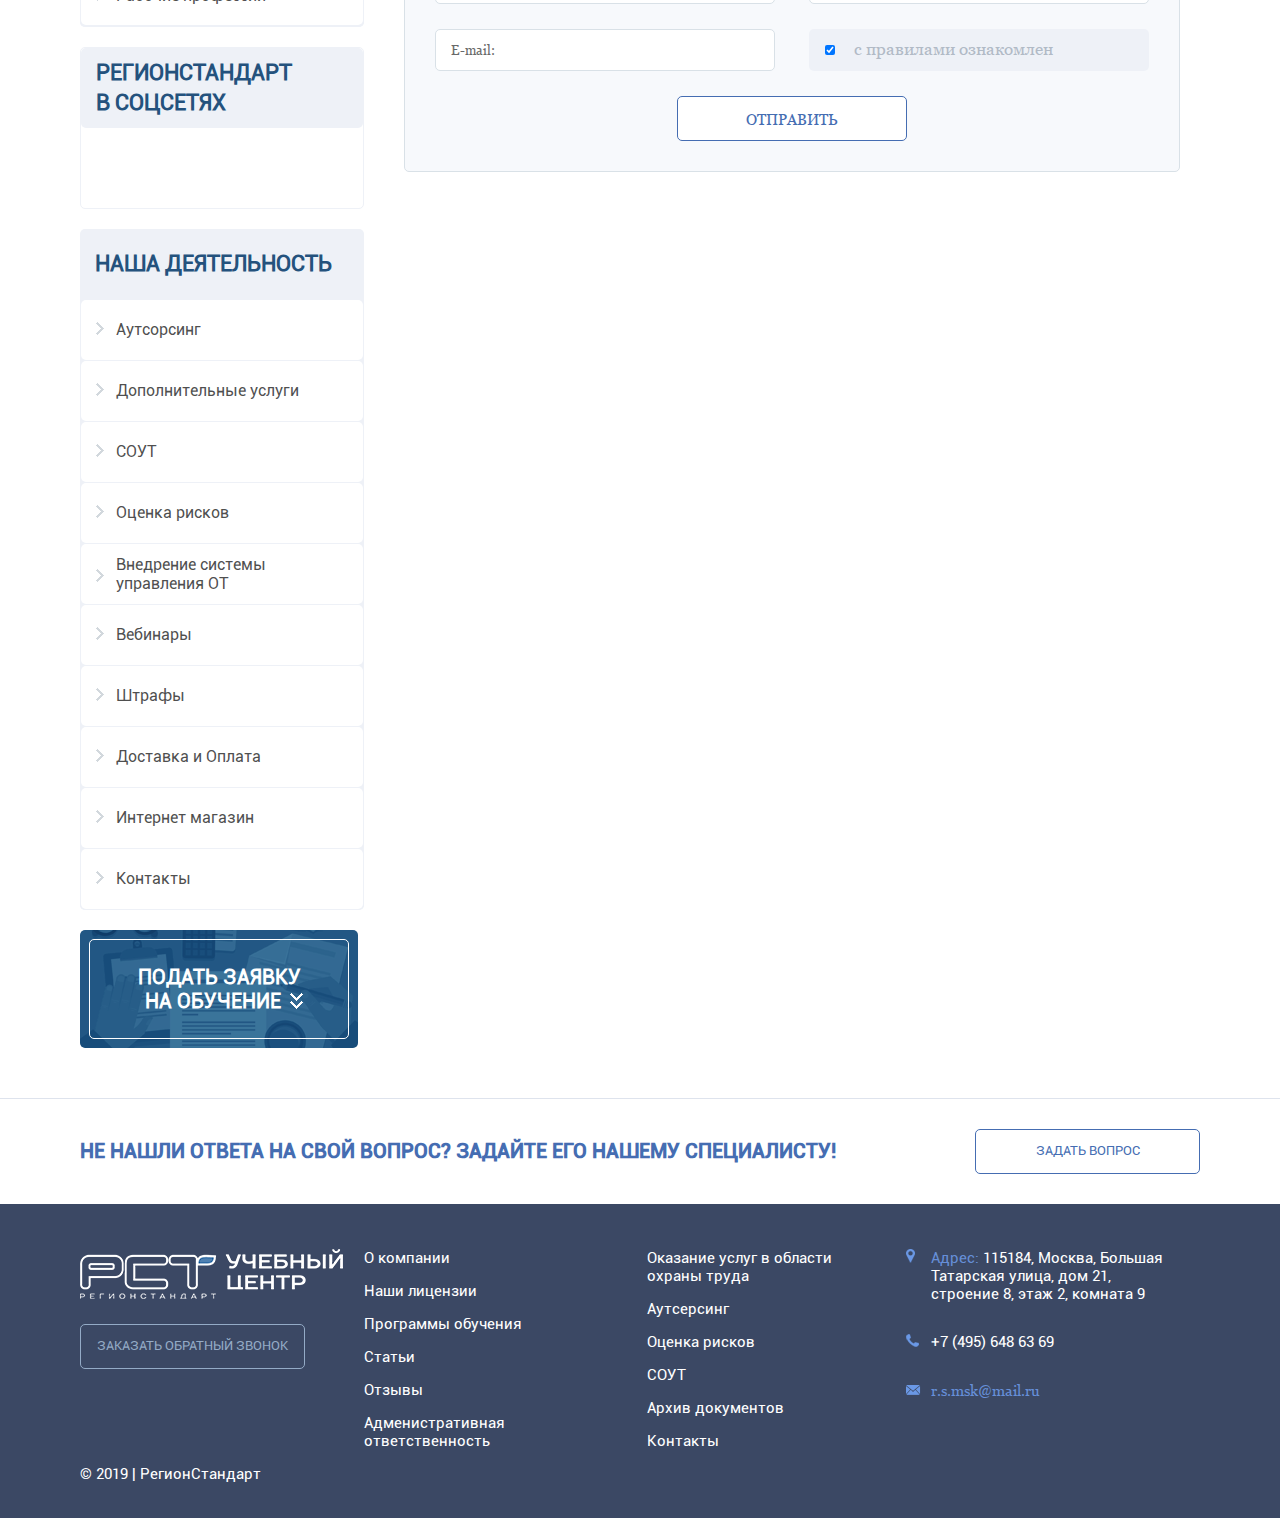
<file: contacts.html>
<!DOCTYPE html>
<html lang="ru">

<head>
    <meta charset="UTF-8">
    <meta name="viewport" content="width=device-width, initial-scale=1.0">
    <meta http-equiv="X-UA-Compatible" content="ie=edge">
    <title>Rst - contacts</title>
    <!-- <link rel="shortcut icon" href="img/favicon.ico" type="image/x-icon"> -->
    <link rel="stylesheet" href="css/uikit.min.css">
    <link rel="stylesheet" href="css/style.css">
</head>

<body>
    <!-- header -->
    <header id="header">
        <div class="top__row">
            <div class="conteiner">
                <ul class="top__row-items">
                    <li>
                        <ul class="dropdown__phone">
                            <li class="dropdown__show">
                                <span class="pseudo first">Москва</span>
                                <span><a href="tel:+7(495)178-07-17">+7 (495) 178-07-17</a></span>
                            </li>
                            <li class="dropdown__hide">
                                <span class="pseudo">СПБ</span>
                                <span><a href="tel:+7(812)770-76-79">+7 (812) 770-76-79</a></span>
                            </li>
                        </ul>
                    </li>
                    <li>
                        <span>Общие</span>
                        <span><a href="tel:+7(999)970-77-77 ">+7 (999) 970-77-77 </a></span>
                    </li>
                    <li>
                        <a href="mailto:r.s.msk@mail.ru">r.s.msk@mail.ru</a>
                    </li>
                    <li>
                        <ul class="social">
                            <li>
                                <a href="WhatsApp">WhatsApp</a>
                            </li>
                            <li>
                                <a href="Telegram">Telegram</a>
                            </li>
                        </ul>
                    </li>
                </ul>
            </div>
        </div>
        <div class="center__row">
            <div class="conteiner">
                <div class="logo">
                    <a href="/">
                        <img src="img/logo.png" alt="Сертификационнаяи экспертная организация логотип">
                    </a>
                </div>
                <div class="search">
                    <form>
                        <input type="text" placeholder="Поиск по сайту">
                        <button>
                            <img src="img/icon/search_icon.png" alt="search__icon">
                        </button>
                    </form>
                </div>
                <div class="get_request">
                    <button class="uk-button" data-uk-modal="{target:'#get_request'}">Подать заявку на обучение</button>
                </div>
            </div>
        </div>
        <nav class="conteiner">
            <ul>
                <li><a href="#">Программы обучения</a></li>
                <li><a href="#">Цены</a></li>
                <li><a href="#">Акции</a></li>
                <li><a href="#">Новости</a></li>
                <li><a href="#">Контакты</a></li>
            </ul>
        </nav>
    </header>
    <!-- breadcumps -->
    <div id="breadcumbs">
        <ul class="conteiner">
            <li>
                <a href="#">Главная</a>
            </li>
            <li>
                <a href="#">Название страницы</a>
            </li>
        </ul>
    </div>
    <!-- main -->
    <main>
        <div class="conteiner">
            <div class="left__sidebar">
                <div class="left__sidebar-link cabinet">
                    <a href="#">Вход<br> в личный кабинет</a>
                </div>
                <div class="popular">
                    <h2>Популярные<br> програмы обучения</h2>
                    <ul>
                        <li><a href="#">Охрана труда</a></li>
                        <li><a href="#">Пожарно-технический<br> минимум</a></li>
                        <li><a href="#">Работа на высоте</a></li>
                        <li><a href="#">ГО и ЧС</a></li>
                        <li><a href="#">Первая помощь</a></li>
                    </ul>
                </div>
                <div class="popular additional__programs">
                    <h2>Дополнительные<br> програмы</h2>
                    <ul>
                        <li><a href="#">Специалист по ОТ (256ч.)</a></li>
                        <li><a href="#">Техносферная безопасность (502ч.)</a></li>
                        <li><a href="#">Добровольные пожарные дружины (ДПД)</a></li>
                        <li><a href="#">Экологическая безопасность</a></li>
                        <li><a href="#">Промышленная безопасность</a></li>
                        <li><a href="#">Электробезопасность</a></li>
                        <li><a href="#">Радиоционная безопасность</a></li>
                        <li><a href="#">Безопасность дорожнего движения (БДД)</a></li>
                        <li><a href="#">Транспортная безопасность</a></li>
                        <li><a href="#">Рабочие профессии</a></li>
                    </ul>
                </div>
                <div class="social">
                    <h2>РегионСтандарт<br> в соцсетях</h2>
                    <ul>
                        <li><a href="#"></a></li>
                        <li><a href="#"></a></li>
                        <li><a href="#"></a></li>
                        <li><a href="#"></a></li>
                        <li><a href="#"></a></li>
                    </ul>
                </div>
                <div class="our__activity">
                    <h2>Наша деятельность</h2>
                    <ul>
                        <li><a href="#">Аутсорсинг</a></li>
                        <li><a href="#">Дополнительные услуги</a></li>
                        <li><a href="#">СОУТ</a></li>
                        <li><a href="#">Оценка рисков</a></li>
                        <li><a href="#">Внедрение системы<br> управления ОТ</a></li>
                        <li><a href="#">Вебинары</a></li>
                        <li><a href="#">Штрафы</a></li>
                        <li><a href="#">Доставка и Оплата</a></li>
                        <li><a href="#">Интернет магазин</a></li>
                        <li><a href="#">Контакты</a></li>
                    </ul>
                </div>
                <div class="apply__education">
                    <a href="#get_request" data-uk-modal>Подать заявку<br><span>на обучение</span></a>
                </div>
            </div>
            <div class="content">
                <section id="contacts">
                    <h1>Контакты</h1>
                    <div class="top__row">
                        <p>
                            <span><strong>Название компании:</strong></span>
                            <span>УЦ “РегионСтандарт”. Охрана труда и промышленной безопасности</span>
                        </p>
                        <p>
                            <span><strong>Адрес:</strong></span>
                            <span>01032, г. Киев, ул. Назаровская, 3</span>
                        </p>
                        <p>
                            <span><strong>Общий отдел:</strong></span>
                            <span>тел./факс: +38 (044) 277-78-83</span>
                        </p>
                        <p>
                            <span><strong>E-mail:</strong></span>
                            <span>l.kuzmenko@direkcy.atom.gov.ua; l.timko@direkcy.atom.gov.ua</span>
                        </p>
                        <p>
                            <span><strong>Пресс-центр:</strong></span>
                            <span>тел./факс: +38 (044) 277-78-89, е-mail: pr@atom.gov.ua</span>
                        </p>
                    </div>
                    <div class="map">
                        <a href="#">Показать на карте</a>
                    </div>
                    <div class="info">
                        <p>
                            <strong>Запрос о предоставлении информации просим отправлять в письменном или электронном
                                виде:</strong>
                        </p>
                    </div>
                    <div class="center__row">
                        <p>
                            <span><strong>по адресу:</strong></span>
                            <span>01032, г. Киев, ул. Назаровская, 3;</span>
                        </p>
                        <p>
                            <span><strong>тел./факс:</strong></span>
                            <span>+38 (044) 277-78-83</span>
                        </p>
                        <p>
                            <span><strong>e-mail:</strong></span>
                            <span>l.kuzmenko@direkcy.atom.gov.ua; l.timko@direkcy.atom.gov.ua</span>
                        </p>
                    </div>
                    <div class="bootom__row">
                        <p>
                            <strong>Также Вы можете воспользоваться услугой
                                <span> Обратный звонок! (бесплатно)
                                </span>
                            </strong>
                        </p>
                        <ul>
                            <li>ООО “УЦ РегионСтандарт”</li>
                            <li>ОГРН: 1145263004303</li>
                            <li>ИНН: 5263108003</li>
                            <li>Москва, Ряжская улица, 13к1, оф.206</li>
                        </ul>
                    </div>
                    <div class="content__form">
                        <form>
                            <div class="row">
                                <input type="text" placeholder="Имя:">
                                <input type="tel" placeholder="Телефон:">
                            </div>
                            <div class="row">
                                <input type="email" placeholder="E-mail:">

                                <label for="check">
                                    <input type="checkbox" checked name="check" id="check">
                                    с правилами ознакомлен
                                </label>
                            </div>
                            <div class="btn">
                                <input type="submit" value="Отправить">
                            </div>
                        </form>
                    </div>
                </section>
            </div>
        </div>
    </main>
    <!-- footer  -->
    <footer>
        <div class="footer__top-row">
            <div class="conteiner">
                <p>Не нашли ответа на свой вопрос? Задайте его нашему специалисту!</p>
                <a href="#question" data-uk-modal>Задать вопрос</a>
            </div>
        </div>
        <div class="footer__bootom-row">
            <div class="footer__items conteiner">
                <div class="item logo">
                    <img src="img/logo_footer.png" alt="Сертификационнаяи экспертная организация логотип">
                    <a href="#apply__education" data-uk-modal>Заказать обратный звонок</a>
                </div>
                <div class="item">
                    <ul>
                        <li><a href="#">О компании</a></li>
                        <li><a href="#">Наши лицензии</a></li>
                        <li><a href="#">Программы обучения</a></li>
                        <li><a href="#">Статьи</a></li>
                        <li><a href="#">Отзывы</a></li>
                        <li><a href="#">Адменистративная ответственность</a></li>
                    </ul>
                </div>
                <div class="item">
                    <ul>
                        <li><a href="#">Оказание услуг в области охраны труда</a></li>
                        <li><a href="#">Аутсерсинг</a></li>
                        <li><a href="#">Оценка рисков</a></li>
                        <li><a href="#">СОУТ</a></li>
                        <li><a href="#">Архив документов</a></li>
                        <li><a href="#">Контакты</a></li>
                    </ul>
                </div>
                <div class="item">
                    <ul>
                        <li class="adress">
                            <address>
                                <span>Адрес:</span> 115184, Москва, Большая Татарская улица, дом 21, строение 8, этаж
                                2, комната 9
                            </address>
                        </li>
                        <li class="phone">
                            <a href="tel:+7(495)648-63-69">+7 (495) 648 63 69</a>
                            <ul class="social">
                                <li><a href="#"></a></li>
                                <li><a href="#"></a></li>
                                <li><a href="#"></a></li>
                            </ul>
                        </li>
                        <li class="mail">
                            <a href="mailto:r.s.msk@mail.ru">r.s.msk@mail.ru</a>
                            <ul class="social">
                                <li><a href="#"></a></li>
                                <li><a href="#"></a></li>
                                <li><a href="#"></a></li>
                                <li><a href="#"></a></li>
                                <li><a href="#"></a></li>
                            </ul>
                        </li>
                    </ul>
                </div>
            </div>
            <div class="signature conteiner">
                <p>© 2019 | РегионСтандарт</p>
            </div>
        </div>
    </footer>
    <!-- modal -->
    <div id="get_request" class="uk-modal">
        <div class="uk-modal-dialog">
            <div class="header">
                <h3>Подать заявку на обучение</h3>
                <span class="close__btn uk-modal-close"></span>
            </div>
            <div class="modal__body">
                <form>
                    <input type="text" placeholder="Имя:*">
                    <input type="tel" placeholder="Телефон:*">
                    <input type="email" placeholder="E-mail:*">
                    <p><span>*</span> - Обязательные поля для заполнения</p>
                    <p class="text">Нажимая на кнопку, вы принимаете Положение и Согласие на обработку персональных
                        даных.</p>
                    <input type="submit" value="Отправить">
                </form>
            </div>
        </div>
    </div>

    <div id="question" class="uk-modal">
        <div class="uk-modal-dialog">
            <div class="header">
                <h3>задать вопрос</h3>
                <span class="close__btn uk-modal-close"></span>
            </div>
            <div class="modal__body">
                <form>
                    <input type="text" placeholder="Имя:*">
                    <input type="tel" placeholder="Телефон:*">
                    <input type="email" placeholder="E-mail:*">
                    <p><span>*</span> - Обязательные поля для заполнения</p>
                    <p class="text">Нажимая на кнопку, вы принимаете Положение и Согласие на обработку персональных
                        даных.</p>
                    <input type="submit" value="Отправить">
                </form>
            </div>
        </div>
    </div>

    <div id="apply__education" class="uk-modal">
        <div class="uk-modal-dialog">
            <div class="header">
                <h3>заказать обратный звонок</h3>
                <span class="close__btn uk-modal-close"></span>
            </div>
            <div class="modal__body">
                <form>
                    <input type="text" placeholder="Имя:*">
                    <input type="tel" placeholder="Телефон:*">
                    <input type="email" placeholder="E-mail:*">
                    <p><span>*</span> - Обязательные поля для заполнения</p>
                    <p class="text">Нажимая на кнопку, вы принимаете Положение и Согласие на обработку персональных
                        даных.</p>
                    <input type="submit" value="Отправить">
                </form>
            </div>
        </div>
    </div>

    <script src="js/jquery/jquery.min.js"></script>
    <script src="js/uikit.min.js"></script>
    <script src="js/main.js"></script>
</body>

</html>
</file>
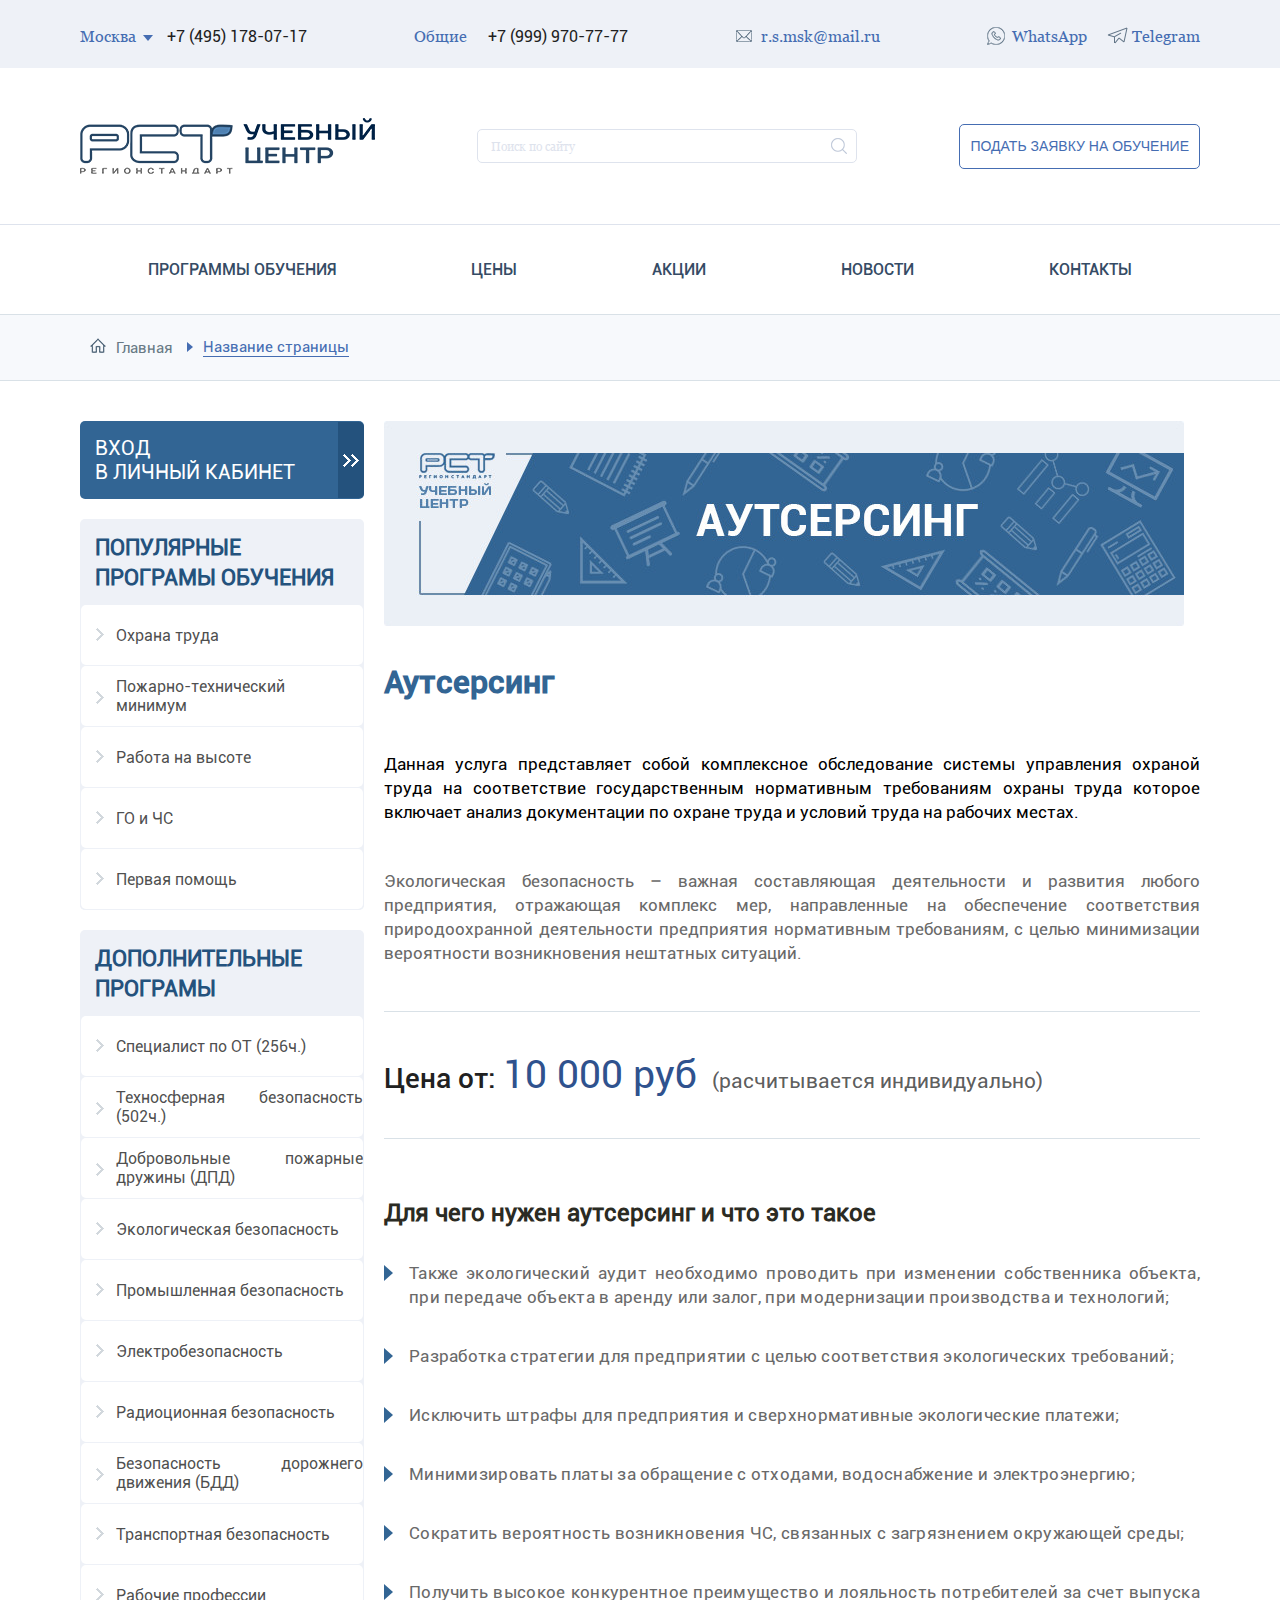
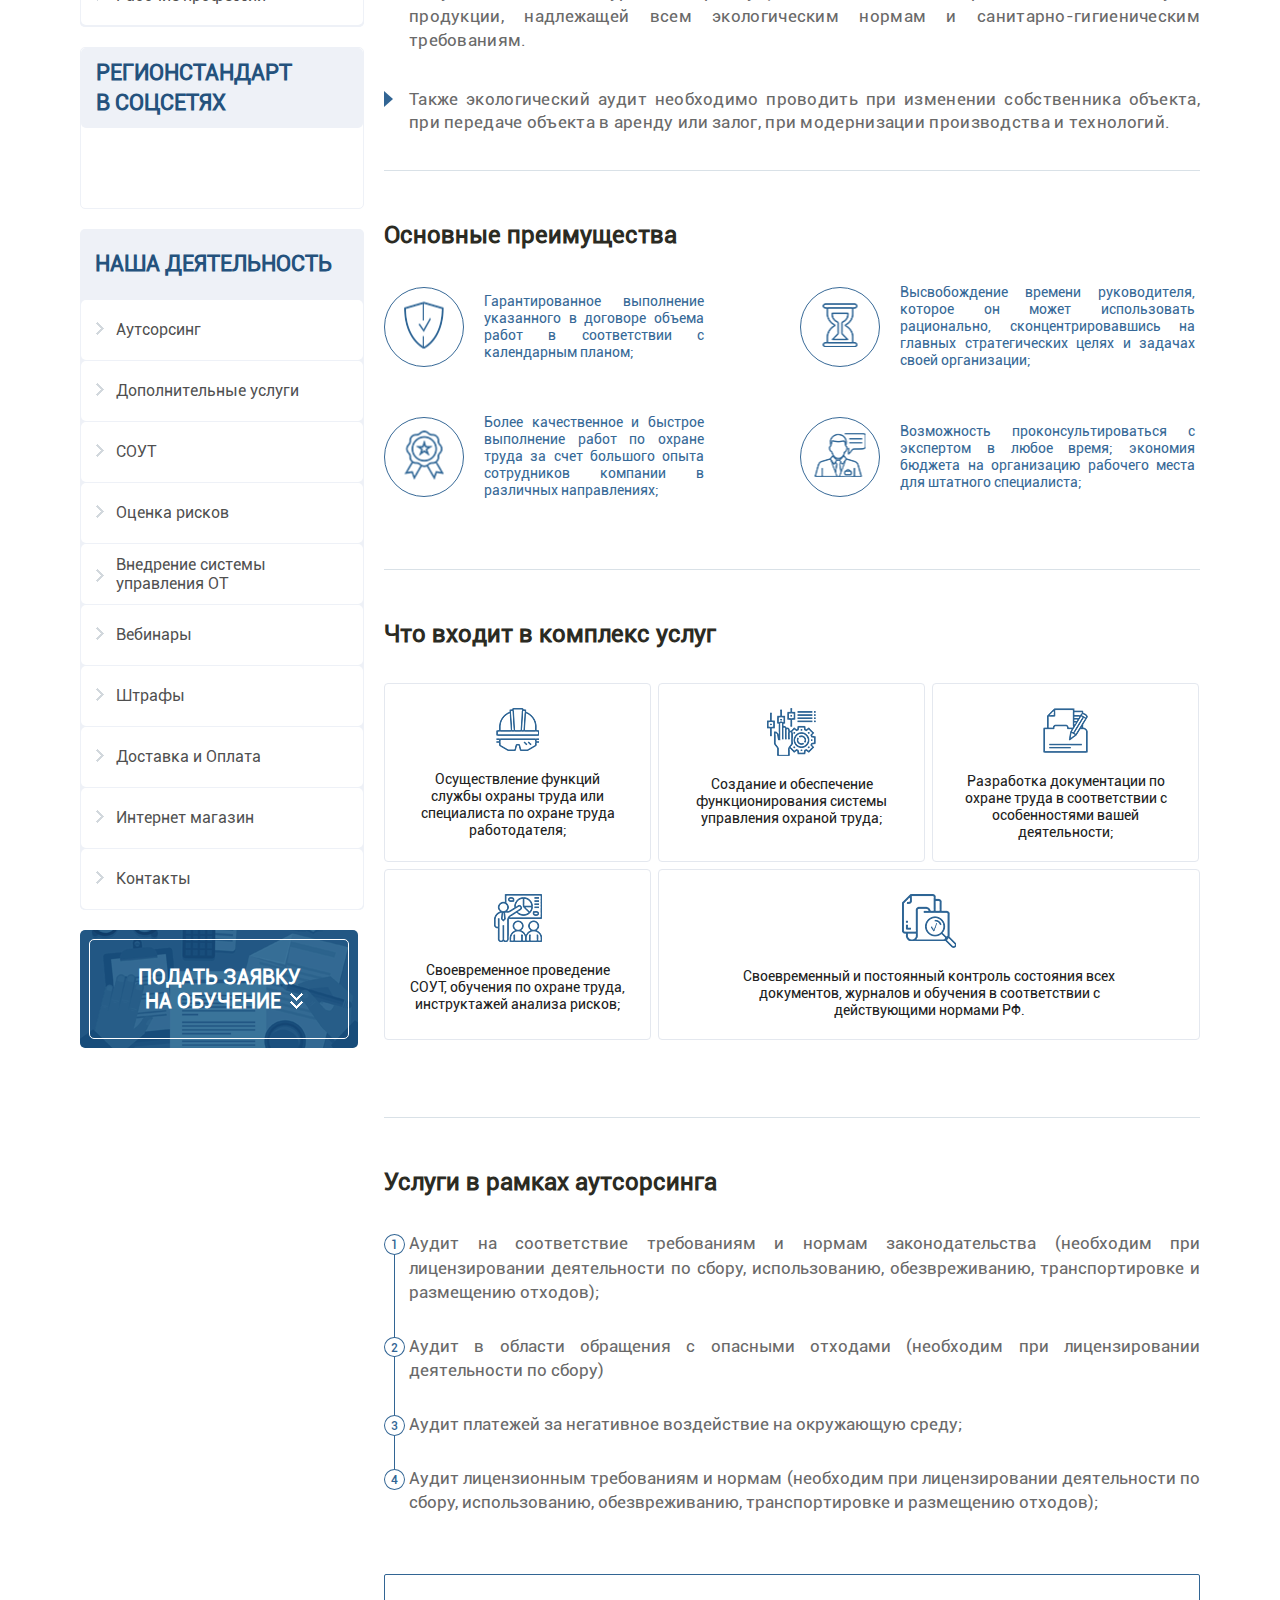
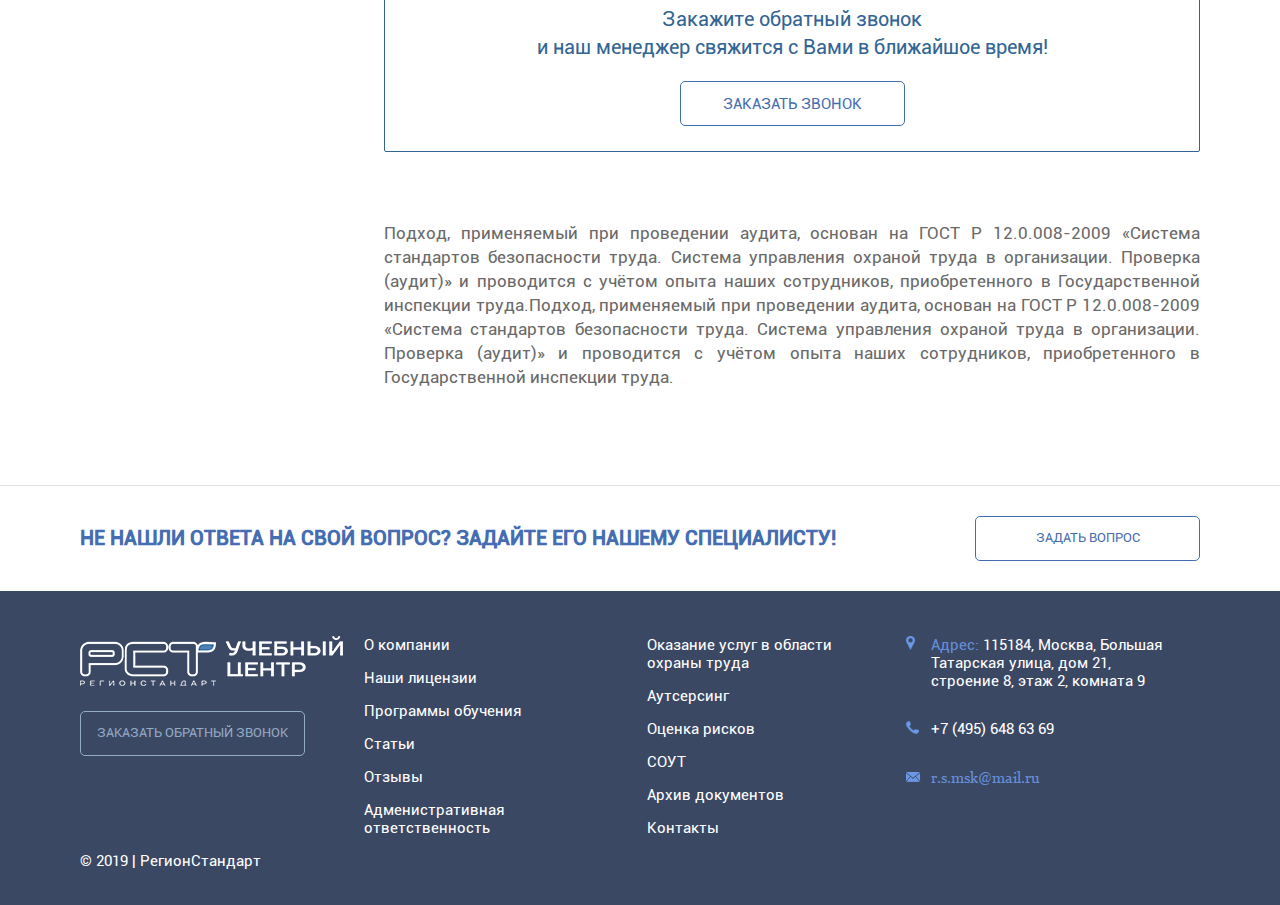
<file: outsorsing.html>
<!DOCTYPE html>
<html lang="ru">

<head>
    <meta charset="UTF-8">
    <meta name="viewport" content="width=device-width, initial-scale=1.0">
    <meta http-equiv="X-UA-Compatible" content="ie=edge">
    <title>Rst - outsorsing</title>
    <!-- <link rel="shortcut icon" href="img/favicon.ico" type="image/x-icon"> -->
    <link rel="stylesheet" href="css/uikit.min.css">
    <link rel="stylesheet" href="css/style.css">
</head>

<body>
    <!-- header -->
    <header id="header">
        <div class="top__row">
            <div class="conteiner">
                <ul class="top__row-items">
                    <li>
                        <ul class="dropdown__phone">
                            <li class="dropdown__show">
                                <span class="pseudo first">Москва</span>
                                <span><a href="tel:+7(495)178-07-17">+7 (495) 178-07-17</a></span>
                            </li>
                            <li class="dropdown__hide">
                                <span class="pseudo">СПБ</span>
                                <span><a href="tel:+7(812)770-76-79">+7 (812) 770-76-79</a></span>
                            </li>
                        </ul>
                    </li>
                    <li>
                        <span>Общие</span>
                        <span><a href="tel:+7(999)970-77-77 ">+7 (999) 970-77-77 </a></span>
                    </li>
                    <li>
                        <a href="mailto:r.s.msk@mail.ru">r.s.msk@mail.ru</a>
                    </li>
                    <li>
                        <ul class="social">
                            <li>
                                <a href="WhatsApp">WhatsApp</a>
                            </li>
                            <li>
                                <a href="Telegram">Telegram</a>
                            </li>
                        </ul>
                    </li>
                </ul>
            </div>
        </div>
        <div class="center__row">
            <div class="conteiner">
                <div class="logo">
                    <a href="/">
                        <img src="img/logo.png" alt="Сертификационнаяи экспертная организация логотип">
                    </a>
                </div>
                <div class="search">
                    <form>
                        <input type="text" placeholder="Поиск по сайту">
                        <button>
                            <img src="img/icon/search_icon.png" alt="search__icon">
                        </button>
                    </form>
                </div>
                <div class="get_request">
                    <button class="uk-button" data-uk-modal="{target:'#get_request'}">Подать заявку на обучение</button>
                </div>
            </div>
        </div>
        <nav class="conteiner">
            <ul>
                <li><a href="#">Программы обучения</a></li>
                <li><a href="#">Цены</a></li>
                <li><a href="#">Акции</a></li>
                <li><a href="#">Новости</a></li>
                <li><a href="#">Контакты</a></li>
            </ul>
        </nav>
    </header>
    <!-- breadcumps -->
    <div id="breadcumbs">
        <ul class="conteiner">
            <li>
                <a href="#">Главная</a>
            </li>
            <li>
                <a href="#">Название страницы</a>
            </li>
        </ul>
    </div>
    <!-- main -->
    <main>
        <div class="conteiner">
            <div class="left__sidebar">
                <div class="left__sidebar-link cabinet">
                    <a href="#">Вход<br> в личный кабинет</a>
                </div>
                <div class="popular">
                    <h2>Популярные<br> програмы обучения</h2>
                    <ul>
                        <li><a href="#">Охрана труда</a></li>
                        <li><a href="#">Пожарно-технический<br> минимум</a></li>
                        <li><a href="#">Работа на высоте</a></li>
                        <li><a href="#">ГО и ЧС</a></li>
                        <li><a href="#">Первая помощь</a></li>
                    </ul>
                </div>
                <div class="popular additional__programs">
                    <h2>Дополнительные<br> програмы</h2>
                    <ul>
                        <li><a href="#">Специалист по ОТ (256ч.)</a></li>
                        <li><a href="#">Техносферная безопасность (502ч.)</a></li>
                        <li><a href="#">Добровольные пожарные дружины (ДПД)</a></li>
                        <li><a href="#">Экологическая безопасность</a></li>
                        <li><a href="#">Промышленная безопасность</a></li>
                        <li><a href="#">Электробезопасность</a></li>
                        <li><a href="#">Радиоционная безопасность</a></li>
                        <li><a href="#">Безопасность дорожнего движения (БДД)</a></li>
                        <li><a href="#">Транспортная безопасность</a></li>
                        <li><a href="#">Рабочие профессии</a></li>
                    </ul>
                </div>
                <div class="social">
                    <h2>РегионСтандарт<br> в соцсетях</h2>
                    <ul>
                        <li><a href="#"></a></li>
                        <li><a href="#"></a></li>
                        <li><a href="#"></a></li>
                        <li><a href="#"></a></li>
                        <li><a href="#"></a></li>
                    </ul>
                </div>
                <div class="our__activity">
                    <h2>Наша деятельность</h2>
                    <ul>
                        <li><a href="#">Аутсорсинг</a></li>
                        <li><a href="#">Дополнительные услуги</a></li>
                        <li><a href="#">СОУТ</a></li>
                        <li><a href="#">Оценка рисков</a></li>
                        <li><a href="#">Внедрение системы<br> управления ОТ</a></li>
                        <li><a href="#">Вебинары</a></li>
                        <li><a href="#">Штрафы</a></li>
                        <li><a href="#">Доставка и Оплата</a></li>
                        <li><a href="#">Интернет магазин</a></li>
                        <li><a href="#">Контакты</a></li>
                    </ul>
                </div>
                <div class="apply__education">
                    <a href="#get_request" data-uk-modal>Подать заявку<br><span>на обучение</span></a>
                </div>
            </div>
            <div class="content">
                <section id="outsorsing">
                    <img src="img/content/outsors/slider.jpg" alt="outsorsing">
                    <div class="head">
                        <h1>Аутсерсинг</h1>
                        <p>
                            Данная услуга представляет собой комплексное обследование системы управления охраной труда
                            на
                            соответствие государственным нормативным требованиям охраны труда которое включает анализ
                            документации по охране труда и условий труда на рабочих местах.
                        </p>
                        <p class="text">
                            Экологическая безопасность – важная составляющая деятельности и развития любого предприятия,
                            отражающая комплекс мер, направленные на обеспечение соответствия природоохранной
                            деятельности
                            предприятия нормативным требованиям, с целью минимизации вероятности возникновения нештатных
                            ситуаций.
                        </p>
                    </div>
                    <div class="price">
                        <p>
                            Цена от: <span>10 000 руб</span><span> (расчитывается индивидуально)</span>
                        </p>
                    </div>
                    <div class="outsors__about">
                        <p>Для чего нужен аутсерсинг и что это такое</p>
                        <ul>
                            <li>
                                Также экологический аудит необходимо проводить при изменении собственника объекта, при
                                передаче объекта в аренду или залог, при модернизации производства и технологий;
                            </li>
                            <li>
                                Разработка стратегии для предприятии с целью соответствия экологических требований;
                            </li>
                            <li>
                                Исключить штрафы для предприятия и сверхнормативные экологические платежи;
                            </li>
                            <li>
                                Минимизировать платы за обращение с отходами, водоснабжение и электроэнергию;
                            </li>
                            <li>
                                Сократить вероятность возникновения ЧС, связанных с загрязнением окружающей среды;
                            </li>
                            <li>
                                Получить высокое конкурентное преимущество и лояльность потребителей за счет выпуска
                                продукции, надлежащей всем экологическим нормам и санитарно-гигиеническим требованиям.
                            </li>
                            <li>
                                Также экологический аудит необходимо проводить при изменении собственника объекта, при
                                передаче объекта в аренду или залог, при модернизации производства и технологий.
                            </li>
                        </ul>
                    </div>
                    <div class="main__advantages">
                        <p>Основные преимущества</p>
                        <div class="main__advantages-items">
                            <div class="item">
                                <div class="img"></div>
                                <p>
                                    Гарантированное выполнение указанного в договоре объема работ в соответствии с
                                    календарным планом;
                                </p>
                            </div>
                            <div class="item">
                                <div class="img"></div>
                                <p>
                                    Высвобождение времени руководителя, которое он может использовать рационально,
                                    сконцентрировавшись на главных стратегических целях и задачах своей организации;
                                </p>
                            </div>
                            <div class="item">
                                <div class="img"></div>
                                <p>
                                    Более качественное и быстрое выполнение работ по охране труда за счет большого опыта
                                    сотрудников компании в различных направлениях;
                                </p>
                            </div>
                            <div class="item">
                                <div class="img"></div>
                                <p>
                                    Возможность проконсультироваться с экспертом в любое время; экономия бюджета на
                                    организацию рабочего места для штатного специалиста;
                                </p>
                            </div>
                        </div>
                    </div>
                    <div class="servises">
                        <p>Что входит в комплекс услуг</p>
                        <div class="servises__items">
                            <div class="row">
                                <div class="item">
                                    <img src="img/content/outsors/servises1.png" alt="Осуществление функций
                                    службы охраны труда">
                                    <p>
                                        Осуществление функций
                                        службы охраны труда или
                                        специалиста по охране труда
                                        работодателя;
                                    </p>
                                </div>
                                <div class="item">
                                    <img src="img/content/outsors/servises2.png" alt="системы
                                    управления охраной труда">
                                    <p>
                                        Создание и обеспечение
                                        функционирования системы
                                        управления охраной труда;
                                    </p>
                                </div>
                                <div class="item">
                                    <img src="img/content/outsors/servises3.png" alt="Разработка документации
                                    по охране труда">
                                    <p>
                                        Разработка документации
                                        по охране труда в соответствии
                                        с особенностями вашей
                                        деятельности;
                                    </p>
                                </div>
                            </div>
                            <div class="row">
                                <div class="item">
                                    <img src="img/content/outsors/servises4.png" alt="Своевременное проведение
                                    СОУТ">
                                    <p>
                                        Своевременное проведение
                                        СОУТ, обучения по охране труда,
                                        инструктажей анализа
                                        рисков;
                                    </p>
                                </div>
                                <div class="item">
                                    <img src="img/content/outsors/servises5.png" alt="Своевременный и постоянный контроль состояния
                                    всех документов">
                                    <p>
                                        Своевременный и постоянный контроль состояния
                                        всех документов, журналов и обучения в соответствии
                                        с действующими нормами РФ.
                                    </p>
                                </div>
                            </div>
                        </div>
                    </div>
                    <div class="outsourcing__services">
                        <p>Услуги в рамках аутсорсинга</p>
                        <ul>
                            <li>
                                Аудит на соответствие требованиям и нормам законодательства (необходим при
                                лицензировании деятельности по сбору, использованию, обезвреживанию, транспортировке и
                                размещению отходов);
                            </li>
                            <li>
                                Аудит в области обращения с опасными отходами (необходим при лицензировании деятельности
                                по сбору)
                            </li>
                            <li>
                                Аудит платежей за негативное воздействие на окружающую среду;
                            </li>
                            <li>
                                Аудит лицензионным требованиям и нормам (необходим при лицензировании деятельности по
                                сбору, использованию, обезвреживанию, транспортировке и размещению отходов);
                            </li>
                        </ul>
                    </div>
                    <div class="back__call">
                        <p>Закажите обратный звонок<br>
                            и наш менеджер свяжится с Вами в ближайшое время!</p>
                        <a href="#apply__education" data-uk-modal>Заказать звонок</a>
                    </div>
                    <div class="last__description">
                        <p>
                            Подход, применяемый при проведении аудита, основан на ГОСТ Р 12.0.008-2009 «Система
                            стандартов
                            безопасности труда. Система управления охраной труда в организации. Проверка (аудит)» и
                            проводится с учётом опыта наших сотрудников, приобретенного в Государственной инспекции
                            труда.Подход, применяемый при проведении аудита, основан на ГОСТ Р 12.0.008-2009 «Система
                            стандартов безопасности труда. Система управления охраной труда в организации. Проверка
                            (аудит)»
                            и проводится с учётом опыта наших сотрудников, приобретенного в Государственной инспекции
                            труда.
                        </p>
                    </div>
                </section>
            </div>
        </div>
    </main>
    <!-- footer  -->
    <footer>
        <div class="footer__top-row">
            <div class="conteiner">
                <p>Не нашли ответа на свой вопрос? Задайте его нашему специалисту!</p>
                <a href="#question" data-uk-modal>Задать вопрос</a>
            </div>
        </div>
        <div class="footer__bootom-row">
            <div class="footer__items conteiner">
                <div class="item logo">
                    <img src="img/logo_footer.png" alt="Сертификационнаяи экспертная организация логотип">
                    <a href="#apply__education" data-uk-modal>Заказать обратный звонок</a>
                </div>
                <div class="item">
                    <ul>
                        <li><a href="#">О компании</a></li>
                        <li><a href="#">Наши лицензии</a></li>
                        <li><a href="#">Программы обучения</a></li>
                        <li><a href="#">Статьи</a></li>
                        <li><a href="#">Отзывы</a></li>
                        <li><a href="#">Адменистративная ответственность</a></li>
                    </ul>
                </div>
                <div class="item">
                    <ul>
                        <li><a href="#">Оказание услуг в области охраны труда</a></li>
                        <li><a href="#">Аутсерсинг</a></li>
                        <li><a href="#">Оценка рисков</a></li>
                        <li><a href="#">СОУТ</a></li>
                        <li><a href="#">Архив документов</a></li>
                        <li><a href="#">Контакты</a></li>
                    </ul>
                </div>
                <div class="item">
                    <ul>
                        <li class="adress">
                            <address>
                                <span>Адрес:</span> 115184, Москва, Большая Татарская улица, дом 21, строение 8, этаж
                                2, комната 9
                            </address>
                        </li>
                        <li class="phone">
                            <a href="tel:+7(495)648-63-69">+7 (495) 648 63 69</a>
                            <ul class="social">
                                <li><a href="#"></a></li>
                                <li><a href="#"></a></li>
                                <li><a href="#"></a></li>
                            </ul>
                        </li>
                        <li class="mail">
                            <a href="mailto:r.s.msk@mail.ru">r.s.msk@mail.ru</a>
                            <ul class="social">
                                <li><a href="#"></a></li>
                                <li><a href="#"></a></li>
                                <li><a href="#"></a></li>
                                <li><a href="#"></a></li>
                                <li><a href="#"></a></li>
                            </ul>
                        </li>
                    </ul>
                </div>
            </div>
            <div class="signature conteiner">
                <p>© 2019 | РегионСтандарт</p>
            </div>
        </div>
    </footer>
    <!-- modal -->
    <div id="get_request" class="uk-modal">
        <div class="uk-modal-dialog">
            <div class="header">
                <h3>Подать заявку на обучение</h3>
                <span class="close__btn uk-modal-close"></span>
            </div>
            <div class="modal__body">
                <form>
                    <input type="text" placeholder="Имя:*">
                    <input type="tel" placeholder="Телефон:*">
                    <input type="email" placeholder="E-mail:*">
                    <p><span>*</span> - Обязательные поля для заполнения</p>
                    <p class="text">Нажимая на кнопку, вы принимаете Положение и Согласие на обработку персональных
                        даных.</p>
                    <input type="submit" value="Отправить">
                </form>
            </div>
        </div>
    </div>

    <div id="question" class="uk-modal">
        <div class="uk-modal-dialog">
            <div class="header">
                <h3>задать вопрос</h3>
                <span class="close__btn uk-modal-close"></span>
            </div>
            <div class="modal__body">
                <form>
                    <input type="text" placeholder="Имя:*">
                    <input type="tel" placeholder="Телефон:*">
                    <input type="email" placeholder="E-mail:*">
                    <p><span>*</span> - Обязательные поля для заполнения</p>
                    <p class="text">Нажимая на кнопку, вы принимаете Положение и Согласие на обработку персональных
                        даных.</p>
                    <input type="submit" value="Отправить">
                </form>
            </div>
        </div>
    </div>

    <div id="apply__education" class="uk-modal">
        <div class="uk-modal-dialog">
            <div class="header">
                <h3>заказать обратный звонок</h3>
                <span class="close__btn uk-modal-close"></span>
            </div>
            <div class="modal__body">
                <form>
                    <input type="text" placeholder="Имя:*">
                    <input type="tel" placeholder="Телефон:*">
                    <input type="email" placeholder="E-mail:*">
                    <p><span>*</span> - Обязательные поля для заполнения</p>
                    <p class="text">Нажимая на кнопку, вы принимаете Положение и Согласие на обработку персональных
                        даных.</p>
                    <input type="submit" value="Отправить">
                </form>
            </div>
        </div>
    </div>

    <script src="js/jquery/jquery.min.js"></script>
    <script src="js/uikit.min.js"></script>
    <script src="js/main.js"></script>
</body>

</html>
</file>
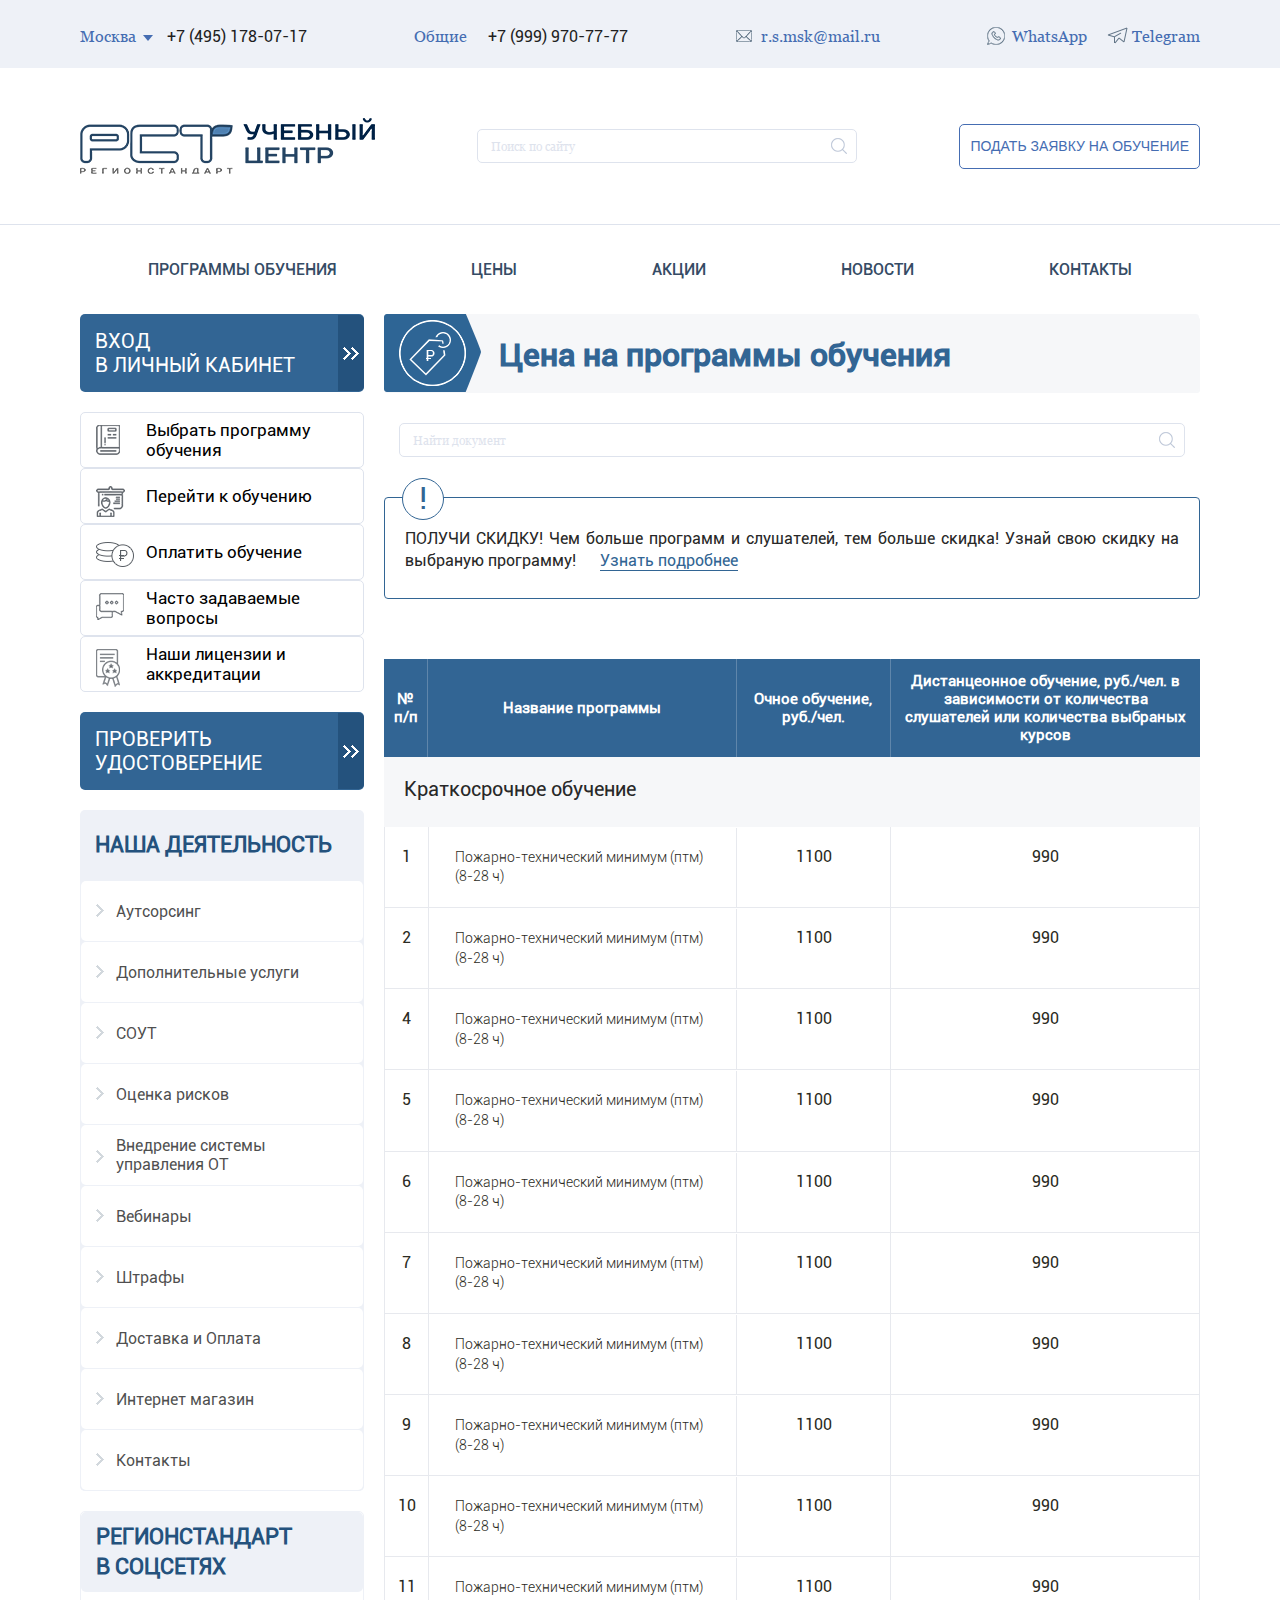
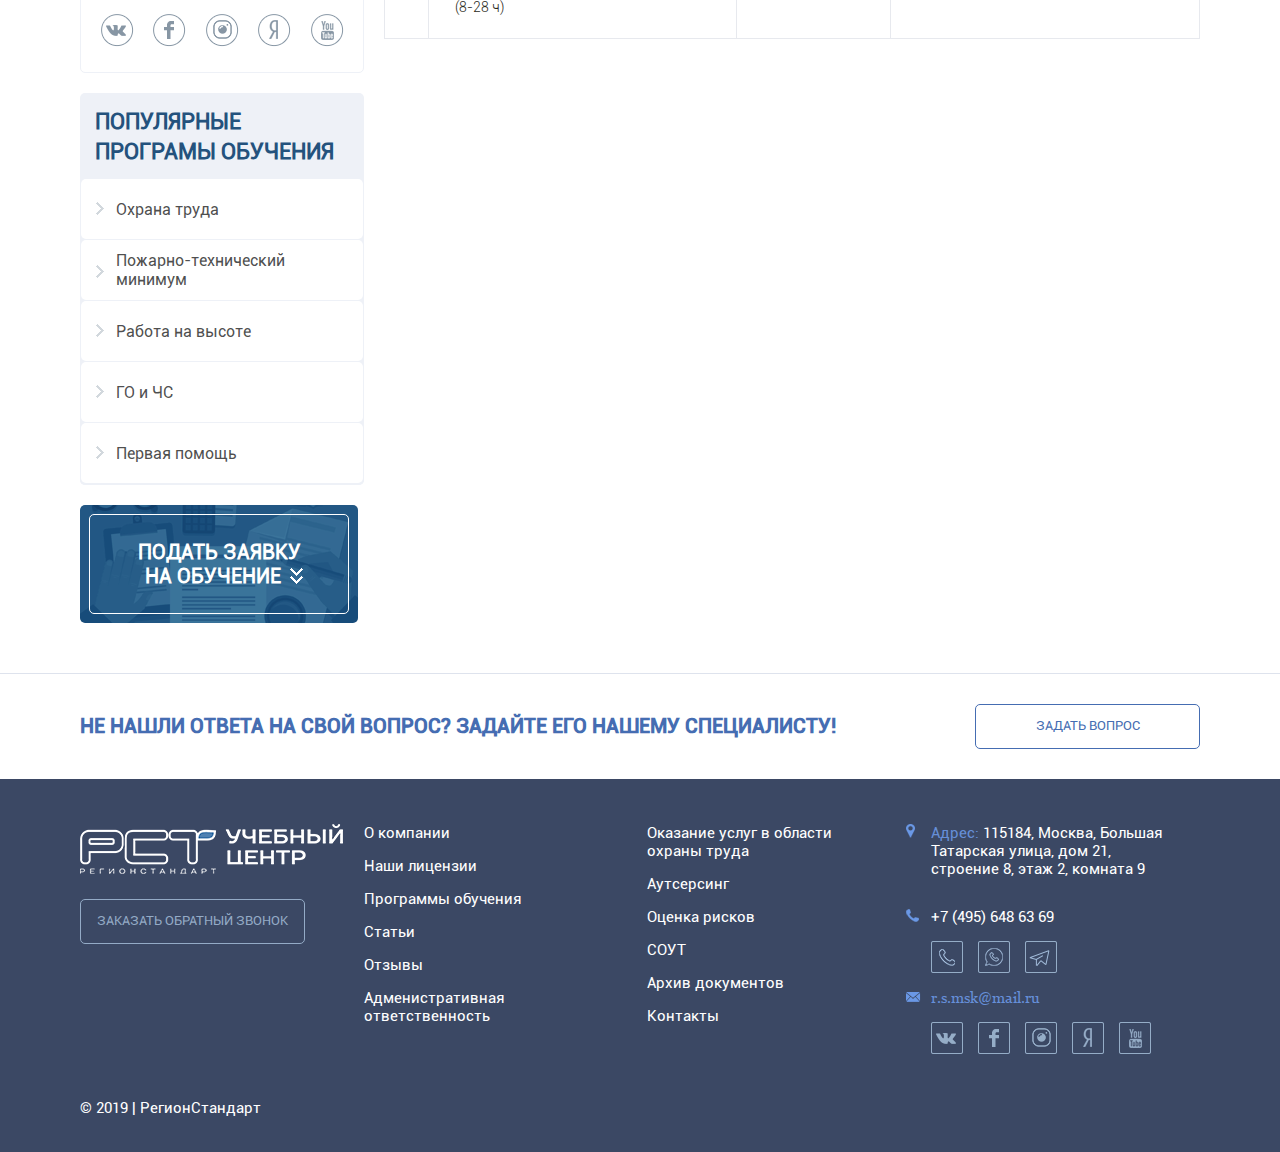
<file: price.html>
<!DOCTYPE html>
<html lang="ru">

<head>
    <meta charset="UTF-8">
    <meta name="viewport" content="width=device-width, initial-scale=1.0">
    <meta http-equiv="X-UA-Compatible" content="ie=edge">
    <title>Rst - price</title>
    <!-- <link rel="shortcut icon" href="img/favicon.ico" type="image/x-icon"> -->
    <link rel="stylesheet" href="css/uikit.min.css">
    <link rel="stylesheet" href="https://stackpath.bootstrapcdn.com/font-awesome/4.7.0/css/font-awesome.min.css">
    <link rel="stylesheet" href="css/style.css">
</head>

<body>
    <div id="top__row-phone" class="uk-modal">
        <div class="uk-modal-dialog">
            <span class="close__btn uk-modal-close"></span>
            <ul class="top__row-phone">
                <li>
                    <span>Москва</span>
                    <span><a href="tel:+7(495)178-07-17">+7 (495) 178-07-17</a></span>
                </li>
                <li>
                    <span>СПБ</span>
                    <span><a href="tel:+7(812)770-76-79">+7 (812) 770-76-79</a></span>
                </li>
                <li>
                    <span>Общие</span>
                    <span><a href="tel:+7(999)970-77-77 ">+7 (999) 970-77-77</a></span>
                </li>
            </ul>
        </div>
    </div>

    <div id="top__row-mail" class="uk-modal">
        <div class="uk-modal-dialog">
            <span class="close__btn uk-modal-close"></span>
            <ul class="top__row-mail">
                <li>
                    <span><a href="mailto:r.s.msk@mail.ru">r.s.msk@mail.ru</a></span>
                </li>
            </ul>
        </div>
    </div>

    <div id="top__row-watsUp" class="uk-modal">
        <div class="uk-modal-dialog">
            <span class="close__btn uk-modal-close"></span>
            <ul class="top__row-watsUp">
                <li>
                    <span>WhatsApp</span><span><a href="tel:+7(495)178-07-17">+7 (495) 178-07-17</a></span>
                </li>
            </ul>
        </div>
    </div>

    <div id="top__row-telega" class="uk-modal">
        <div class="uk-modal-dialog">
            <span class="close__btn uk-modal-close"></span>
            <ul class="top__row-telega">
                <li>
                    <span>Telegram</span><span><a href="tel:+7(495)178-07-17">+7 (495) 178-07-17</a></span>
                </li>
            </ul>
        </div>
    </div>
    <!-- header -->
    <header id="header">
        <div class="top__row">
            <div class="conteiner">
                <ul class="mobile__show">
                    <li>
                        <a href="#top__row-phone" data-uk-modal><img src="img/mobile/Phone.png" alt="icon phone"></a>
                    </li>
                    <li>
                        <a href="#top__row-mail" data-uk-modal><img src="img/mobile/mail.png" alt="icon mail"></a>
                    </li>
                    <li>
                        <a href="#top__row-watsUp" data-uk-modal><img src="img/mobile/whatsapp.png"
                                alt="icon whats-up"></a>
                    </li>
                    <li>
                        <a href="#top__row-telega" data-uk-modal><img src="img/mobile/telega.png"
                                alt="icon Telegram"></a>
                    </li>
                </ul>
                <ul class="top__row-items mobile__hide">
                    <li>
                        <ul class="dropdown__phone">
                            <li class="dropdown__show">
                                <span class="pseudo first">Москва</span>
                                <span><a href="tel:+7(495)178-07-17">+7 (495) 178-07-17</a></span>
                            </li>
                            <li class="dropdown__hide">
                                <span class="pseudo">СПБ</span>
                                <span><a href="tel:+7(812)770-76-79">+7 (812) 770-76-79</a></span>
                                <span class="dropdown__hide-close"></span>
                            </li>
                        </ul>
                    </li>
                    <li class="mobile__hide">
                        <span>Общие</span>
                        <span><a href="tel:+7(999)970-77-77 ">+7 (999) 970-77-77</a></span>
                    </li>
                    <li>
                        <a href="mailto:r.s.msk@mail.ru">r.s.msk@mail.ru</a>
                    </li>
                    <li>
                        <ul class="social">
                            <li>
                                <a href="WhatsApp">WhatsApp</a>
                            </li>
                            <li>
                                <a href="Telegram">Telegram</a>
                            </li>
                        </ul>
                    </li>
                </ul>
            </div>
        </div>
        <div class="center__row">
            <div class="conteiner">
                <div class="logo">
                    <a href="/">
                        <img src="img/logo.png" alt="Сертификационнаяи экспертная организация логотип">
                    </a>
                </div>
                <div class="search">
                    <form>
                        <input type="text" placeholder="Поиск по сайту">
                        <button>
                            <img src="img/icon/search_icon.png" alt="search__icon">
                        </button>
                    </form>
                </div>
                <div class="get_request">
                    <button data-uk-modal="{target:'#get_request'}">Подать заявку на обучение</button>
                </div>
            </div>
        </div>
        <div class="mobile__menu mobile__show">
            <a href="/" class="back__to"></a>
            <a href="/" class="home"></a>
            <div id="search"></div>
            <div class="burger">
                <span></span>
            </div>
        </div>
        <nav class="conteiner">
            <ul>
                <li><a href="#">Программы обучения</a></li>
                <li><a href="#">Цены</a></li>
                <li><a href="#">Акции</a></li>
                <li><a href="#">Новости</a></li>
                <li><a href="#">Контакты</a></li>
            </ul>
        </nav>
    </header>
    <!-- main -->
    <main>
        <div class="conteiner">
            <div class="left__sidebar">
                <div class="left__sidebar-link cabinet">
                    <a href="#">Вход<br> в личный кабинет</a>
                </div>
                <div class="programms">
                    <ul>
                        <li><a href="#">Выбрать программу<br> обучения</a></li>
                        <li><a href="#">Перейти к обучению</a></li>
                        <li><a href="#">Оплатить обучение</a></li>
                        <li><a href="#">Часто задаваемые<br> вопросы</a></li>
                        <li><a href="#">Наши лицензии и<br> аккредитации</a></li>
                    </ul>
                </div>
                <div class="left__sidebar-link verify__certificate">
                    <a href="#">Проверить<br> удостоверение</a>
                </div>
                <div class="our__activity">
                    <h2>Наша деятельность</h2>
                    <ul>
                        <li><a href="#">Аутсорсинг</a></li>
                        <li><a href="#">Дополнительные услуги</a></li>
                        <li><a href="#">СОУТ</a></li>
                        <li><a href="#">Оценка рисков</a></li>
                        <li><a href="#">Внедрение системы<br> управления ОТ</a></li>
                        <li><a href="#">Вебинары</a></li>
                        <li><a href="#">Штрафы</a></li>
                        <li><a href="#">Доставка и Оплата</a></li>
                        <li><a href="#">Интернет магазин</a></li>
                        <li><a href="#">Контакты</a></li>
                    </ul>
                </div>
                <div class="social">
                    <h2>РегионСтандарт<br> в соцсетях</h2>
                    <ul>
                        <a href="">
                            <li></li>
                        </a>
                        <a href="">
                            <li></li>
                        </a>
                        <a href="">
                            <li></li>
                        </a>
                        <a href="">
                            <li></li>
                        </a>
                        <a href="">
                            <li></li>
                        </a>
                    </ul>
                </div>
                <div class="popular">
                    <h2>Популярные<br> програмы обучения</h2>
                    <ul>
                        <li><a href="#">Охрана труда</a></li>
                        <li><a href="#">Пожарно-технический<br> минимум</a></li>
                        <li><a href="#">Работа на высоте</a></li>
                        <li><a href="#">ГО и ЧС</a></li>
                        <li><a href="#">Первая помощь</a></li>
                    </ul>
                </div>
                <div class="apply__education">
                    <a href="#get_request" data-uk-modal>Подать заявку<br><span>на обучение</span></a>
                </div>
            </div>
            <div class="content">
                <section id="price">
                    <div class="head">
                        <h1>Цена на программы обучения</h1>
                    </div>
                    <div class="search">
                        <form>
                            <input type="text" placeholder="Найти документ">
                            <button>
                                <img src="img/icon/search_icon.png" alt="search__icon">
                            </button>
                        </form>
                    </div>
                    <div class="attention">
                        <p>
                            ПОЛУЧИ СКИДКУ! Чем больше программ и слушателей, тем больше скидка! Узнай свою скидку на
                            выбраную программу! <span><a href="#">Узнать подробнее</a></span>
                        </p>
                    </div>
                    <div class="table mobile__hide">
                        <table>
                            <thead>
                                <tr>
                                    <th><span>№<br>п/п</span></th>
                                    <th><span>Название программы</span></th>
                                    <th><span>Очное обучение, руб./чел.</span></th>
                                    <th><span>Дистанцеонное обучение, руб./чел.
                                            в зависимости от количества
                                            слушателей или количества
                                            выбраных курсов</span></th>
                                </tr>
                            </thead>
                            <tbody>
                                <tr>
                                    <td><span>Краткосрочное обучение</span></td>
                                </tr>
                                <tr>
                                    <td><span>1</span></td>
                                    <td><span>Пожарно-технический минимум (птм) (8-28 ч)</span></td>
                                    <td><span>1100</span></td>
                                    <td><span>990</span></td>
                                </tr>
                                <tr>
                                    <td><span>2</span></td>
                                    <td><span>Пожарно-технический минимум (птм) (8-28 ч)</span></td>
                                    <td><span>1100</span></td>
                                    <td><span>990</span></td>
                                </tr>
                                <tr>
                                    <td><span>4</span></td>
                                    <td><span>Пожарно-технический минимум (птм) (8-28 ч)</span></td>
                                    <td><span>1100</span></td>
                                    <td><span>990</span></td>
                                </tr>
                                <tr>
                                    <td><span>5</span></td>
                                    <td><span>Пожарно-технический минимум (птм) (8-28 ч)</span></td>
                                    <td><span>1100</span></td>
                                    <td><span>990</span></td>
                                </tr>
                                <tr>
                                    <td><span>6</span></td>
                                    <td><span>Пожарно-технический минимум (птм) (8-28 ч)</span></td>
                                    <td><span>1100</span></td>
                                    <td><span>990</span></td>
                                </tr>
                                <tr>
                                    <td><span>7</span></td>
                                    <td><span>Пожарно-технический минимум (птм) (8-28 ч)</span></td>
                                    <td><span>1100</span></td>
                                    <td><span>990</span></td>
                                </tr>
                                <tr>
                                    <td><span>8</span></td>
                                    <td><span>Пожарно-технический минимум (птм) (8-28 ч)</span></td>
                                    <td><span>1100</span></td>
                                    <td><span>990</span></td>
                                </tr>
                                <tr>
                                    <td><span>9</span></td>
                                    <td><span>Пожарно-технический минимум (птм) (8-28 ч)</span></td>
                                    <td><span>1100</span></td>
                                    <td><span>990</span></td>
                                </tr>
                                <tr>
                                    <td><span>10</span></td>
                                    <td><span>Пожарно-технический минимум (птм) (8-28 ч)</span></td>
                                    <td><span>1100</span></td>
                                    <td><span>990</span></td>
                                </tr>
                                <tr>
                                    <td><span>11</span></td>
                                    <td><span>Пожарно-технический минимум (птм) (8-28 ч)</span></td>
                                    <td><span>1100</span></td>
                                    <td><span>990</span></td>
                                </tr>
                            </tbody>
                        </table>
                    </div>
                    <div class="mobile__table mobile__show">
                        <div class="heading">
                            <h2>Название программы</h2>
                            <p>Краткосрочное обучение</p>
                        </div>
                        <div class="mobile__table-items">
                            <div class="item">
                                <a href="#">
                                    <h3>
                                        Пожарно-технический минимум (птм) (8-28 ч)
                                    </h3>
                                </a>
                                <p>Очное: <span>980 руб./час.</span></p>
                                <p>Дистанционное: <span>800 руб./час.</span></p>
                            </div>
                            <div class="item">
                                <a href="#">
                                    <h3>
                                        Пожарно-технический минимум (птм) (8-28 ч)
                                    </h3>
                                </a>
                                <p>Очное: <span>980 руб./час.</span></p>
                                <p>Дистанционное: <span>800 руб./час.</span></p>
                            </div>
                            <div class="item">
                                <a href="#">
                                    <h3>
                                        Пожарно-технический минимум (птм) (8-28 ч)
                                    </h3>
                                </a>
                                <p>Очное: <span>980 руб./час.</span></p>
                                <p>Дистанционное: <span>800 руб./час.</span></p>
                            </div>
                            <div class="item">
                                <a href="#">
                                    <h3>
                                        Пожарно-технический минимум (птм) (8-28 ч)
                                    </h3>
                                </a>
                                <p>Очное: <span>980 руб./час.</span></p>
                                <p>Дистанционное: <span>800 руб./час.</span></p>
                            </div>
                            <div class="item">
                                <a href="#">
                                    <h3>
                                        Пожарно-технический минимум (птм) (8-28 ч)
                                    </h3>
                                </a>
                                <p>Очное: <span>980 руб./час.</span></p>
                                <p>Дистанционное: <span>800 руб./час.</span></p>
                            </div>
                            <div class="item">
                                <a href="#">
                                    <h3>
                                        Пожарно-технический минимум (птм) (8-28 ч)
                                    </h3>
                                </a>
                                <p>Очное: <span>980 руб./час.</span></p>
                                <p>Дистанционное: <span>800 руб./час.</span></p>
                            </div>
                        </div>
                    </div>
                </section>
            </div>
        </div>
    </main>
    <!-- footer  -->
    <footer>
        <div class="footer__top-row">
            <div class="conteiner">
                <p>Не нашли ответа на свой вопрос? Задайте его нашему специалисту!</p>
                <a href="#question" data-uk-modal>Задать вопрос</a>
            </div>
        </div>
        <div class="footer__bootom-row">
            <div class="footer__items conteiner">
                <div class="item logo">
                    <img src="img/logo_footer.png" alt="Сертификационнаяи экспертная организация логотип">
                    <a href="#apply__education" data-uk-modal>Заказать обратный звонок</a>
                </div>
                <div class="item">
                    <ul>
                        <li><a href="#">О компании</a></li>
                        <li><a href="#">Наши лицензии</a></li>
                        <li><a href="#">Программы обучения</a></li>
                        <li><a href="#">Статьи</a></li>
                        <li><a href="#">Отзывы</a></li>
                        <li><a href="#">Адменистративная ответственность</a></li>
                    </ul>
                </div>
                <div class="item">
                    <ul>
                        <li><a href="#">Оказание услуг в области охраны труда</a></li>
                        <li><a href="#">Аутсерсинг</a></li>
                        <li><a href="#">Оценка рисков</a></li>
                        <li><a href="#">СОУТ</a></li>
                        <li><a href="#">Архив документов</a></li>
                        <li><a href="#">Контакты</a></li>
                    </ul>
                </div>
                <div class="item">
                    <ul>
                        <li class="adress">
                            <address>
                                <span>Адрес:</span> 115184, Москва, Большая Татарская улица, дом 21, строение 8, этаж
                                2, комната 9
                            </address>
                        </li>
                        <li class="phone">
                            <a href="tel:+7(495)648-63-69">+7 (495) 648 63 69</a>
                            <ul class="social">
                                <a href="">
                                    <li></li>
                                </a>
                                <a href="">
                                    <li></li>
                                </a>
                                <a href="">
                                    <li></li>
                                </a>
                            </ul>
                        </li>
                        <li class="mail">
                            <a href="mailto:r.s.msk@mail.ru">r.s.msk@mail.ru</a>
                            <ul class="social">
                                <a href="">
                                    <li></li>
                                </a>
                                <a href="">
                                    <li></li>
                                </a>
                                <a href="">
                                    <li></li>
                                </a>
                                <a href="">
                                    <li></li>
                                </a>
                                <a href="">
                                    <li></li>
                                </a>
                            </ul>
                        </li>
                    </ul>
                </div>
            </div>
            <div class="signature conteiner">
                <p>© 2019 | РегионСтандарт</p>
            </div>
        </div>
    </footer>
    <!-- modal -->
    <div id="get_request" class="uk-modal">
        <div class="uk-modal-dialog">
            <div class="header">
                <h3>Подать заявку на обучение</h3>
                <span class="close__btn uk-modal-close"></span>
            </div>
            <div class="modal__body">
                <form>
                    <input type="text" placeholder="Имя:*">
                    <input type="tel" placeholder="Телефон:*">
                    <input type="email" placeholder="E-mail:*">
                    <p><span>*</span> - Обязательные поля для заполнения</p>
                    <p class="text">Нажимая на кнопку, вы принимаете Положение и Согласие на обработку персональных
                        даных.</p>
                    <input type="submit" value="Отправить">
                </form>
            </div>
        </div>
    </div>

    <div id="question" class="uk-modal">
        <div class="uk-modal-dialog">
            <div class="header">
                <h3>задать вопрос</h3>
                <span class="close__btn uk-modal-close"></span>
            </div>
            <div class="modal__body">
                <form>
                    <input type="text" placeholder="Имя:*">
                    <input type="tel" placeholder="Телефон:*">
                    <input type="email" placeholder="E-mail:*">
                    <p><span>*</span> - Обязательные поля для заполнения</p>
                    <p class="text">Нажимая на кнопку, вы принимаете Положение и Согласие на обработку персональных
                        даных.</p>
                    <input type="submit" value="Отправить">
                </form>
            </div>
        </div>
    </div>

    <div id="apply__education" class="uk-modal">
        <div class="uk-modal-dialog">
            <div class="header">
                <h3>заказать обратный звонок</h3>
                <span class="close__btn uk-modal-close"></span>
            </div>
            <div class="modal__body">
                <form>
                    <input type="text" placeholder="Имя:*">
                    <input type="tel" placeholder="Телефон:*">
                    <input type="email" placeholder="E-mail:*">
                    <p><span>*</span> - Обязательные поля для заполнения</p>
                    <p class="text">Нажимая на кнопку, вы принимаете Положение и Согласие на обработку персональных
                        даных.</p>
                    <input type="submit" value="Отправить">
                </form>
            </div>
        </div>
    </div>

    <script src="js/jquery/jquery.min.js"></script>
    <script src="js/uikit.min.js"></script>
    <script src="js/main.js"></script>
</body>

</html>
</file>
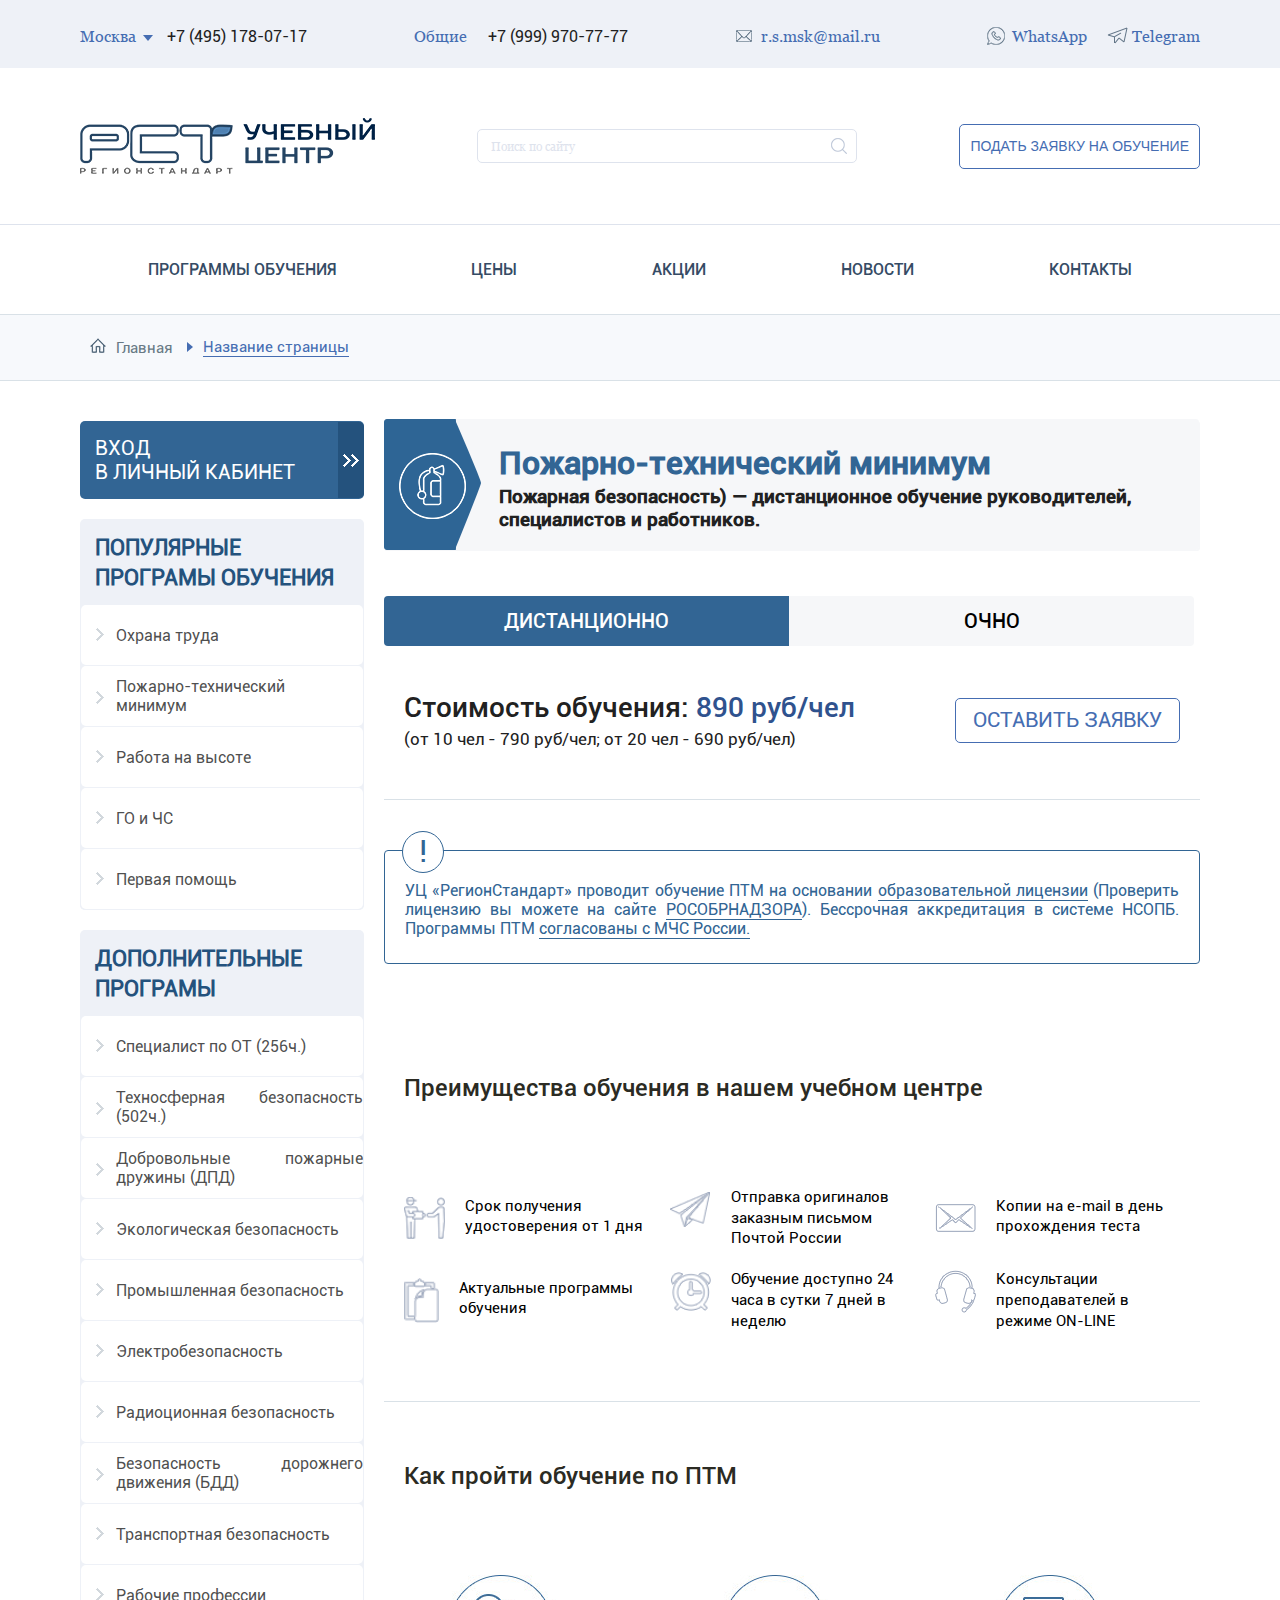
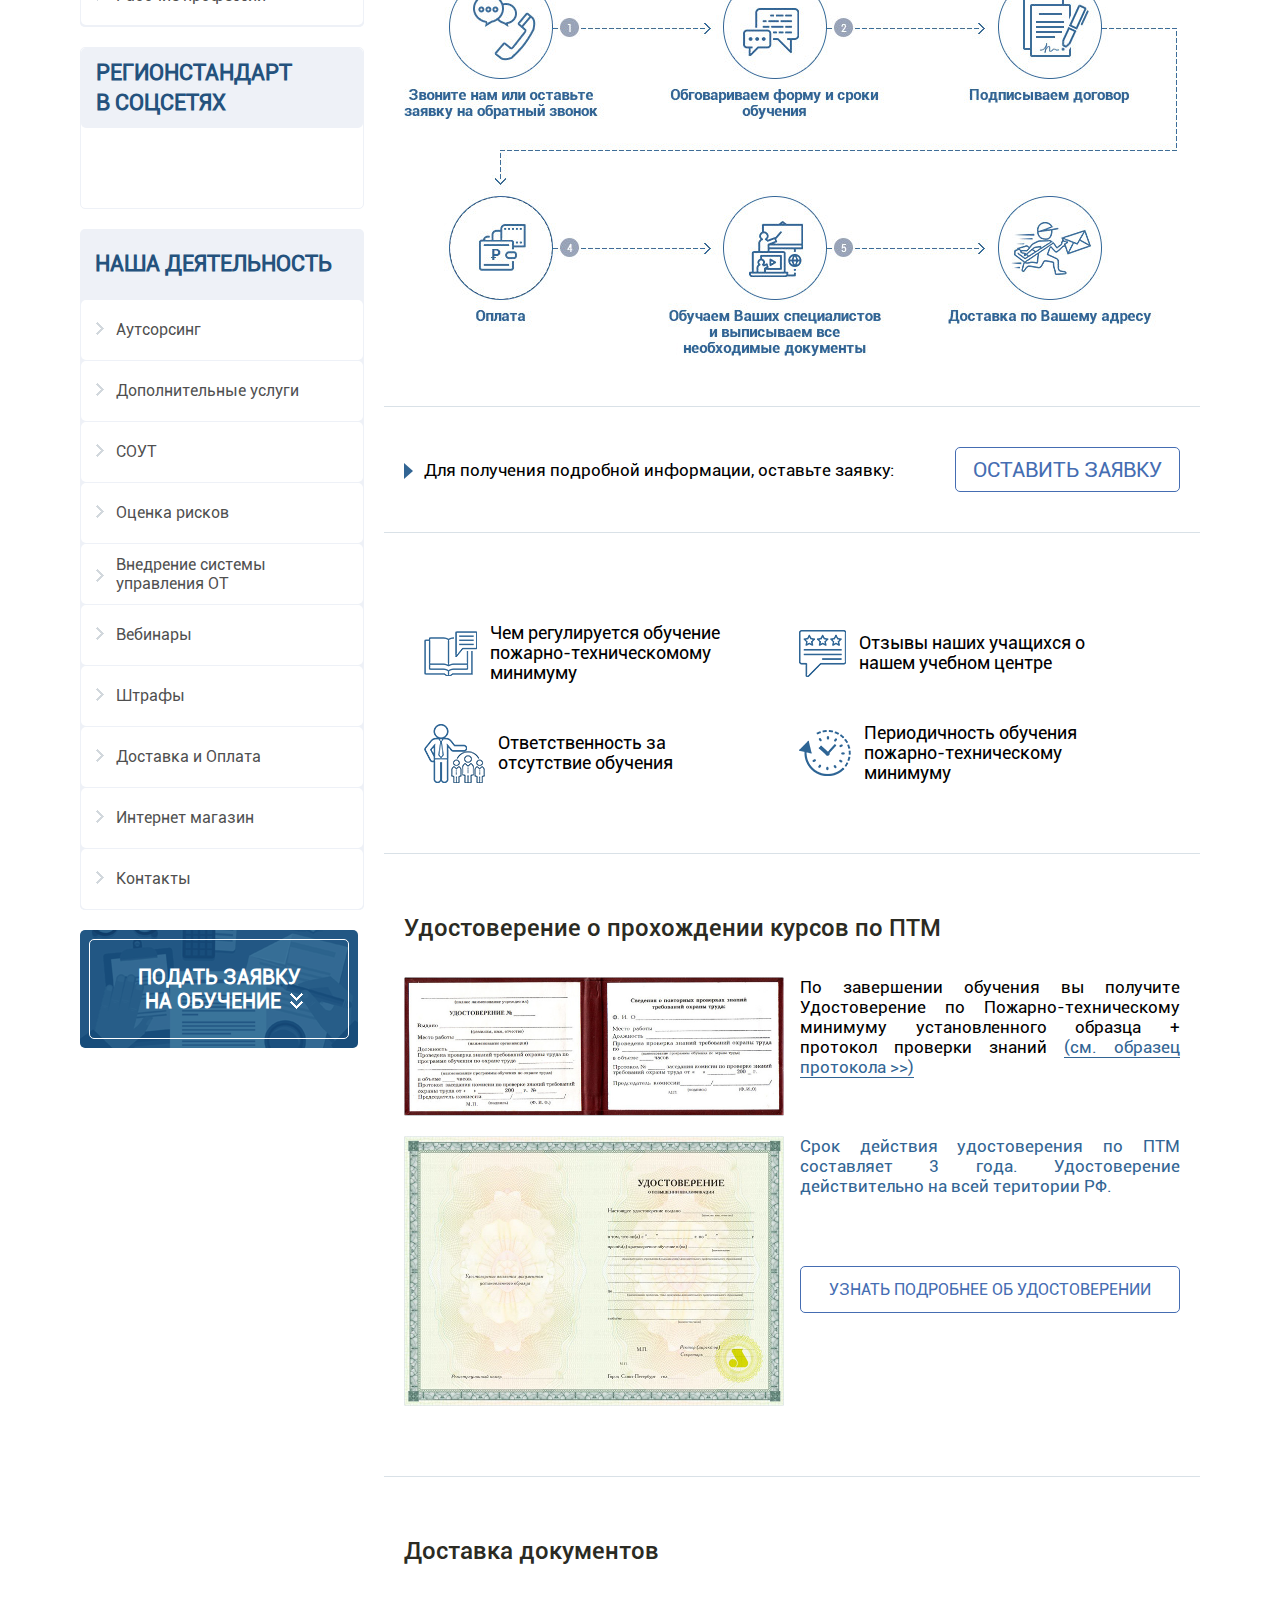
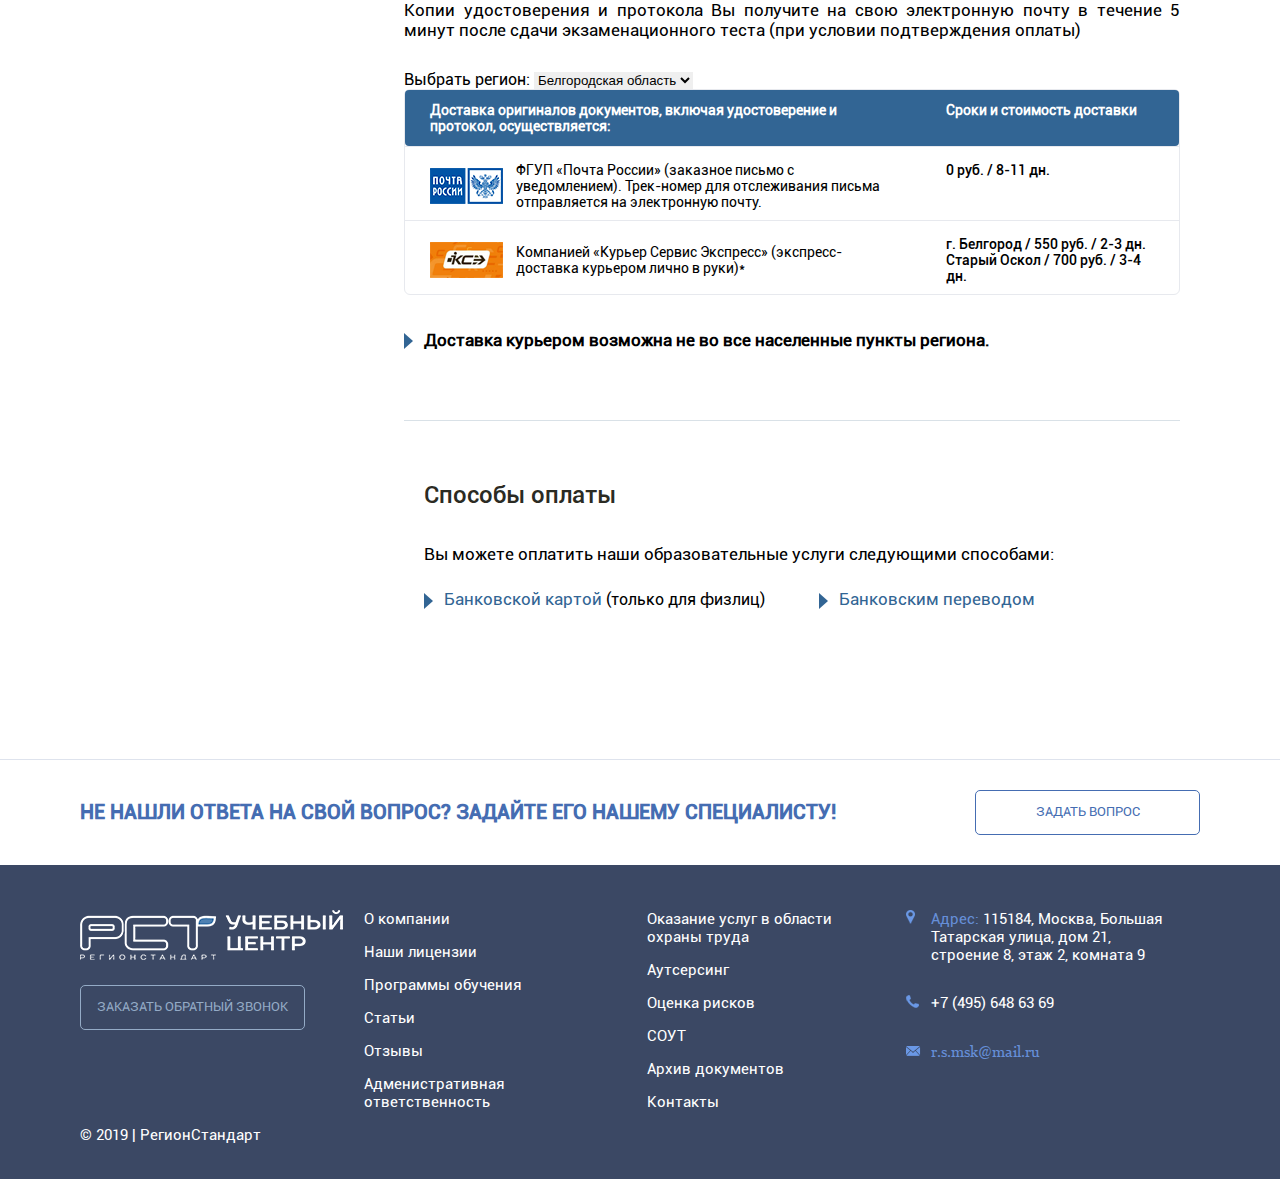
<file: programm_single.html>
<!DOCTYPE html>
<html lang="ru">

<head>
    <meta charset="UTF-8">
    <meta name="viewport" content="width=device-width, initial-scale=1.0">
    <meta http-equiv="X-UA-Compatible" content="ie=edge">
    <title>Rst - program single</title>
    <!-- <link rel="shortcut icon" href="img/favicon.ico" type="image/x-icon"> -->
    <link rel="stylesheet" href="css/uikit.min.css">
    <link rel="stylesheet" href="css/style.css">
</head>

<body>
    <!-- header -->
    <header id="header">
        <div class="top__row">
            <div class="conteiner">
                <ul class="top__row-items">
                    <li>
                        <ul class="dropdown__phone">
                            <li class="dropdown__show">
                                <span class="pseudo first">Москва</span>
                                <span><a href="tel:+7(495)178-07-17">+7 (495) 178-07-17</a></span>
                            </li>
                            <li class="dropdown__hide">
                                <span class="pseudo">СПБ</span>
                                <span><a href="tel:+7(812)770-76-79">+7 (812) 770-76-79</a></span>
                            </li>
                        </ul>
                    </li>
                    <li>
                        <span>Общие</span>
                        <span><a href="tel:+7(999)970-77-77 ">+7 (999) 970-77-77 </a></span>
                    </li>
                    <li>
                        <a href="mailto:r.s.msk@mail.ru">r.s.msk@mail.ru</a>
                    </li>
                    <li>
                        <ul class="social">
                            <li>
                                <a href="WhatsApp">WhatsApp</a>
                            </li>
                            <li>
                                <a href="Telegram">Telegram</a>
                            </li>
                        </ul>
                    </li>
                </ul>
            </div>
        </div>
        <div class="center__row">
            <div class="conteiner">
                <div class="logo">
                    <a href="/">
                        <img src="img/logo.png" alt="Сертификационнаяи экспертная организация логотип">
                    </a>
                </div>
                <div class="search">
                    <form>
                        <input type="text" placeholder="Поиск по сайту">
                        <button>
                            <img src="img/icon/search_icon.png" alt="search__icon">
                        </button>
                    </form>
                </div>
                <div class="get_request">
                    <button class="uk-button" data-uk-modal="{target:'#get_request'}">Подать заявку на обучение</button>
                </div>
            </div>
        </div>
        <nav class="conteiner">
            <ul>
                <li><a href="#">Программы обучения</a></li>
                <li><a href="#">Цены</a></li>
                <li><a href="#">Акции</a></li>
                <li><a href="#">Новости</a></li>
                <li><a href="#">Контакты</a></li>
            </ul>
        </nav>
    </header>
    <!-- breadcumps -->
    <div id="breadcumbs">
        <ul class="conteiner">
            <li>
                <a href="#">Главная</a>
            </li>
            <li>
                <a href="#">Название страницы</a>
            </li>
        </ul>
    </div>
    <!-- main -->
    <main>
        <div class="conteiner">
            <div class="left__sidebar">
                <div class="left__sidebar-link cabinet">
                    <a href="#">Вход<br> в личный кабинет</a>
                </div>
                <div class="popular">
                    <h2>Популярные<br> програмы обучения</h2>
                    <ul>
                        <li><a href="#">Охрана труда</a></li>
                        <li><a href="#">Пожарно-технический<br> минимум</a></li>
                        <li><a href="#">Работа на высоте</a></li>
                        <li><a href="#">ГО и ЧС</a></li>
                        <li><a href="#">Первая помощь</a></li>
                    </ul>
                </div>
                <div class="popular additional__programs">
                    <h2>Дополнительные<br> програмы</h2>
                    <ul>
                        <li><a href="#">Специалист по ОТ (256ч.)</a></li>
                        <li><a href="#">Техносферная безопасность (502ч.)</a></li>
                        <li><a href="#">Добровольные пожарные дружины (ДПД)</a></li>
                        <li><a href="#">Экологическая безопасность</a></li>
                        <li><a href="#">Промышленная безопасность</a></li>
                        <li><a href="#">Электробезопасность</a></li>
                        <li><a href="#">Радиоционная безопасность</a></li>
                        <li><a href="#">Безопасность дорожнего движения (БДД)</a></li>
                        <li><a href="#">Транспортная безопасность</a></li>
                        <li><a href="#">Рабочие профессии</a></li>
                    </ul>
                </div>
                <div class="social">
                    <h2>РегионСтандарт<br> в соцсетях</h2>
                    <ul>
                        <li><a href="#"></a></li>
                        <li><a href="#"></a></li>
                        <li><a href="#"></a></li>
                        <li><a href="#"></a></li>
                        <li><a href="#"></a></li>
                    </ul>
                </div>
                <div class="our__activity">
                    <h2>Наша деятельность</h2>
                    <ul>
                        <li><a href="#">Аутсорсинг</a></li>
                        <li><a href="#">Дополнительные услуги</a></li>
                        <li><a href="#">СОУТ</a></li>
                        <li><a href="#">Оценка рисков</a></li>
                        <li><a href="#">Внедрение системы<br> управления ОТ</a></li>
                        <li><a href="#">Вебинары</a></li>
                        <li><a href="#">Штрафы</a></li>
                        <li><a href="#">Доставка и Оплата</a></li>
                        <li><a href="#">Интернет магазин</a></li>
                        <li><a href="#">Контакты</a></li>
                    </ul>
                </div>
                <div class="apply__education">
                    <a href="#get_request" data-uk-modal>Подать заявку<br><span>на обучение</span></a>
                </div>
            </div>
            <div class="content">
                <section id="program__single">
                    <div class="head">
                        <div class="img">
                            <img src="img/content/single_programm/5.png" alt="icon Пожарно-технический минимум">
                        </div>
                        <h1>
                            Пожарно-технический минимум
                            <p>
                                Пожарная безопасность) — дистанционное обучение руководителей, специалистов и
                                работников.
                            </p>
                        </h1>
                    </div>
                    <div class="content">
                        <div class="switcher">
                            <ul class="switch_btn" data-uk-switcher="{connect:'#switcher'}">
                                <li><a>Дистанционно</a></li>
                                <li><a>Очно</a></li>
                            </ul>
                            <ul id="switcher" class="uk-switcher">
                                <li>
                                    <div class="flex">
                                        <p class="price">Стоимость обучения: <span>890 руб/чел</span></p>
                                        <p class="price__description">(от 10 чел - 790 руб/чел; от 20 чел - 690 руб/чел)
                                        </p>
                                    </div>
                                    <div class="get_request">
                                        <button class="uk-button" data-uk-modal="{target:'#get_request'}">Оставить
                                            заявку</button>
                                    </div>
                                </li>
                                <li>
                                    <div class="flex">
                                        <p class="price">Стоимость обучения: <span>1000 руб/чел</span></p>
                                        <p class="price__description">(от 10 чел - 790 руб/чел; от 20 чел - 690 руб/чел)
                                        </p>
                                    </div>
                                    <div class="get_request">
                                        <button class="uk-button" data-uk-modal="{target:'#get_request'}">Оставить
                                            заявку</button>
                                    </div>
                                </li>
                            </ul>
                        </div>
                        <div class="attention">
                            <p>
                                УЦ «РегионСтандарт» проводит обучение ПТМ на основании <span>образовательной
                                    лицензии</span>
                                (Проверить лицензию вы можете на сайте <span>РОСОБРНАДЗОРА</span>). Бессрочная
                                аккредитация в
                                системе НСОПБ. Программы ПТМ <span>согласованы с МЧС России.</span>
                            </p>
                        </div>
                        <div class="advantages">
                            <p>Преимущества обучения в нашем учебном центре</p>
                            <div class="advantages__items">
                                <div class="item">
                                    <img src="img/content/single_programm/delivery.png"
                                        alt="icon Срок получения удостоверения">
                                    <p>Срок получения удостоверения от 1 дня</p>
                                </div>
                                <div class="item">
                                    <img src="img/content/single_programm/Paperplane.png"
                                        alt="icon Срок получения удостоверения">
                                    <p>Отправка оригиналов заказным письмом Почтой России</p>
                                </div>
                                <div class="item">
                                    <img src="img/content/single_programm/Mail.png"
                                        alt="icon Срок получения удостоверения">
                                    <p>Копии на e-mail в день прохождения теста</p>
                                </div>
                                <div class="item">
                                    <img src="img/content/single_programm/Paste.png"
                                        alt="icon Срок получения удостоверения">
                                    <p>Актуальные программы обучения</p>
                                </div>
                                <div class="item">
                                    <img src="img/content/single_programm/Time.png"
                                        alt="icon Срок получения удостоверения">
                                    <p>Обучение доступно 24 часа в сутки 7 дней в неделю</p>
                                </div>
                                <div class="item">
                                    <img src="img/content/single_programm/Headset.png"
                                        alt="icon Срок получения удостоверения">
                                    <p>Консультации преподавателей в режиме ON-LINE</p>
                                </div>
                            </div>
                        </div>
                        <div class="how__do">
                            <p>Как пройти обучение по ПТМ</p>
                            <img src="img/content/single_programm/3.jpg" alt="Как пройти обучение по ПТМ">
                        </div>
                        <div class="get_request-awesome">
                            <p>Для получения подробной информации, оставьте заявку:</p>
                            <button class="uk-button" data-uk-modal="{target:'#get_request'}">Оставить заявку</button>
                        </div>
                        <div class="regulated">
                            <div class="regulated__items">
                                <div class="item">
                                    <img src="img/content/single_programm/review.png" alt="icon Чем регулируется обучение
                                    пожарно-техническомому минимуму">
                                    <p>Чем регулируется обучение пожарно-техническомому минимуму</p>
                                </div>
                                <div class="item">
                                    <img src="img/content/single_programm/review2.png" alt="icon Отзывы наших учащихся о нашем
                                    учебном центре">
                                    <p>Отзывы наших учащихся о нашем учебном центре</p>
                                </div>
                                <div class="item">
                                    <img src="img/content/single_programm/review3.png" alt="icon Ответственность за отсутствие
                                    обучения">
                                    <p>Ответственность за отсутствие обучения</p>
                                </div>
                                <div class="item">
                                    <img src="img/content/single_programm/review4.png" alt="icon Периодичность обучения
                                    пожарно-техническому минимуму">
                                    <p>Периодичность обучения пожарно-техническому минимуму</p>
                                </div>
                            </div>
                        </div>
                        <div class="documents">
                            <p>Удостоверение о прохождении курсов по ПТМ</p>
                            <div class="documents__item">
                                <div class="img">
                                    <a href="img/content/single_programm/1.jpg" data-uk-lightbox
                                        title="Удостоверение о прохождении курсов">
                                        <img src="img/content/single_programm/1.jpg">
                                    </a>
                                </div>
                                <div class="description">
                                    <p>
                                        По завершении обучения вы получите Удостоверение по Пожарно-техническому
                                        минимуму установленного образца + протокол проверки знаний <a href="">(см.
                                            образец
                                            протокола >>)</a>
                                    </p>
                                </div>
                            </div>
                            <div class="documents__item">
                                <div class="img">
                                    <a href="img/content/single_programm/2.jpg" data-uk-lightbox
                                        title="сертификат о прохождении курсов">
                                        <img src="img/content/single_programm/2.jpg">
                                    </a>
                                </div>
                                <div class="description">
                                    <p>
                                        Срок действия удостоверения по ПТМ составляет 3 года. Удостоверение
                                        действительно на
                                        всей територии РФ.
                                    </p>
                                    <div class="get_request">
                                        <a href="#">Узнать подробнее об удостоверении</a>
                                    </div>
                                </div>
                            </div>
                        </div>
                        <div class="delivery">
                            <div class="heading">
                                <p>Доставка документов</p>
                            </div>
                            <p>Копии удостоверения и протокола Вы получите на свою электронную почту в течение 5 минут
                                после сдачи экзаменационного теста (при условии подтверждения оплаты)
                            </p>
                            <div class="form">
                                <form>
                                    <label for="region">Выбрать регион:</label>
                                    <select name="region" id="region">
                                        <option value="Белгородская область">Белгородская область</option>
                                        <option value="Белгородская область">Белгородская область</option>
                                        <option value="Белгородская область">Белгородская область</option>
                                        <option value="Белгородская область">Белгородская область</option>
                                    </select>
                                </form>
                                <div class="form__resoult">
                                    <div class="form__resoult-heading">
                                        <p>Доставка оригиналов документов, включая удостоверение
                                            и протокол, осуществляется:</p>
                                        <p>Сроки и стоимость доставки</p>
                                    </div>
                                    <div class="form__resoult-items">
                                        <div class="item">
                                            <div class="item-left">
                                                <img src="img/content/single_programm/Russian_Post.png"
                                                    alt="icon Russian_Post">
                                                <p>
                                                    ФГУП «Почта России» (заказное письмо с уведомлением). Трек-номер для
                                                    отслеживания письма отправляется на электронную почту.
                                                </p>
                                            </div>
                                            <div class="item-rigth">
                                                <p>0 руб. / 8-11 дн.</p>
                                            </div>
                                        </div>
                                        <div class="item">
                                            <div class="item-left">
                                                <img src="img/content/single_programm/Post.png" alt="icon Post">
                                                <p>
                                                    Компанией «Курьер Сервис Экспресс» (экспресс-доставка курьером лично
                                                    в руки)*
                                                </p>
                                            </div>
                                            <div class="item-rigth">
                                                <p>
                                                    <span>г. Белгород / 550 руб. / 2-3 дн.</span>
                                                    <span>Старый Оскол / 700 руб. / 3-4 дн.</span>
                                                </p>
                                            </div>
                                        </div>
                                    </div>
                                </div>
                                <p class="form__resoult-attention">Доставка курьером возможна не во все населенные
                                    пункты региона.</p>
                                <div class="payment">
                                    <p>Способы оплаты</p>
                                    <div class="description">
                                        <p>Вы можете оплатить наши образовательные услуги следующими способами:</p>
                                    </div>
                                    <span><a href="#">Банковской картой</a> (только для физлиц)</span>
                                    <span><a href="#">Банковским переводом</a></span>
                                </div>
                            </div>
                        </div>
                    </div>
                </section>
            </div>
        </div>
    </main>
    <!-- footer  -->
    <footer>
        <div class="footer__top-row">
            <div class="conteiner">
                <p>Не нашли ответа на свой вопрос? Задайте его нашему специалисту!</p>
                <a href="#question" data-uk-modal>Задать вопрос</a>
            </div>
        </div>
        <div class="footer__bootom-row">
            <div class="footer__items conteiner">
                <div class="item logo">
                    <img src="img/logo_footer.png" alt="Сертификационнаяи экспертная организация логотип">
                    <a href="#apply__education" data-uk-modal>Заказать обратный звонок</a>
                </div>
                <div class="item">
                    <ul>
                        <li><a href="#">О компании</a></li>
                        <li><a href="#">Наши лицензии</a></li>
                        <li><a href="#">Программы обучения</a></li>
                        <li><a href="#">Статьи</a></li>
                        <li><a href="#">Отзывы</a></li>
                        <li><a href="#">Адменистративная ответственность</a></li>
                    </ul>
                </div>
                <div class="item">
                    <ul>
                        <li><a href="#">Оказание услуг в области охраны труда</a></li>
                        <li><a href="#">Аутсерсинг</a></li>
                        <li><a href="#">Оценка рисков</a></li>
                        <li><a href="#">СОУТ</a></li>
                        <li><a href="#">Архив документов</a></li>
                        <li><a href="#">Контакты</a></li>
                    </ul>
                </div>
                <div class="item">
                    <ul>
                        <li class="adress">
                            <address>
                                <span>Адрес:</span> 115184, Москва, Большая Татарская улица, дом 21, строение 8, этаж
                                2, комната 9
                            </address>
                        </li>
                        <li class="phone">
                            <a href="tel:+7(495)648-63-69">+7 (495) 648 63 69</a>
                            <ul class="social">
                                <li><a href="#"></a></li>
                                <li><a href="#"></a></li>
                                <li><a href="#"></a></li>
                            </ul>
                        </li>
                        <li class="mail">
                            <a href="mailto:r.s.msk@mail.ru">r.s.msk@mail.ru</a>
                            <ul class="social">
                                <li><a href="#"></a></li>
                                <li><a href="#"></a></li>
                                <li><a href="#"></a></li>
                                <li><a href="#"></a></li>
                                <li><a href="#"></a></li>
                            </ul>
                        </li>
                    </ul>
                </div>
            </div>
            <div class="signature conteiner">
                <p>© 2019 | РегионСтандарт</p>
            </div>
        </div>
    </footer>
    <!-- modal -->
    <div id="get_request" class="uk-modal">
        <div class="uk-modal-dialog">
            <div class="header">
                <h3>Подать заявку на обучение</h3>
                <span class="close__btn uk-modal-close"></span>
            </div>
            <div class="modal__body">
                <form>
                    <input type="text" placeholder="Имя:*">
                    <input type="tel" placeholder="Телефон:*">
                    <input type="email" placeholder="E-mail:*">
                    <p><span>*</span> - Обязательные поля для заполнения</p>
                    <p class="text">Нажимая на кнопку, вы принимаете Положение и Согласие на обработку персональных
                        даных.</p>
                    <input type="submit" value="Отправить">
                </form>
            </div>
        </div>
    </div>

    <div id="question" class="uk-modal">
        <div class="uk-modal-dialog">
            <div class="header">
                <h3>задать вопрос</h3>
                <span class="close__btn uk-modal-close"></span>
            </div>
            <div class="modal__body">
                <form>
                    <input type="text" placeholder="Имя:*">
                    <input type="tel" placeholder="Телефон:*">
                    <input type="email" placeholder="E-mail:*">
                    <p><span>*</span> - Обязательные поля для заполнения</p>
                    <p class="text">Нажимая на кнопку, вы принимаете Положение и Согласие на обработку персональных
                        даных.</p>
                    <input type="submit" value="Отправить">
                </form>
            </div>
        </div>
    </div>

    <div id="apply__education" class="uk-modal">
        <div class="uk-modal-dialog">
            <div class="header">
                <h3>заказать обратный звонок</h3>
                <span class="close__btn uk-modal-close"></span>
            </div>
            <div class="modal__body">
                <form>
                    <input type="text" placeholder="Имя:*">
                    <input type="tel" placeholder="Телефон:*">
                    <input type="email" placeholder="E-mail:*">
                    <p><span>*</span> - Обязательные поля для заполнения</p>
                    <p class="text">Нажимая на кнопку, вы принимаете Положение и Согласие на обработку персональных
                        даных.</p>
                    <input type="submit" value="Отправить">
                </form>
            </div>
        </div>
    </div>

    <script src="js/jquery/jquery.min.js"></script>
    <script src="js/uikit.min.js"></script>
    <script src="js/lightbox.min.js"></script>
    <script src="js/main.js"></script>
</body>

</html>
</file>
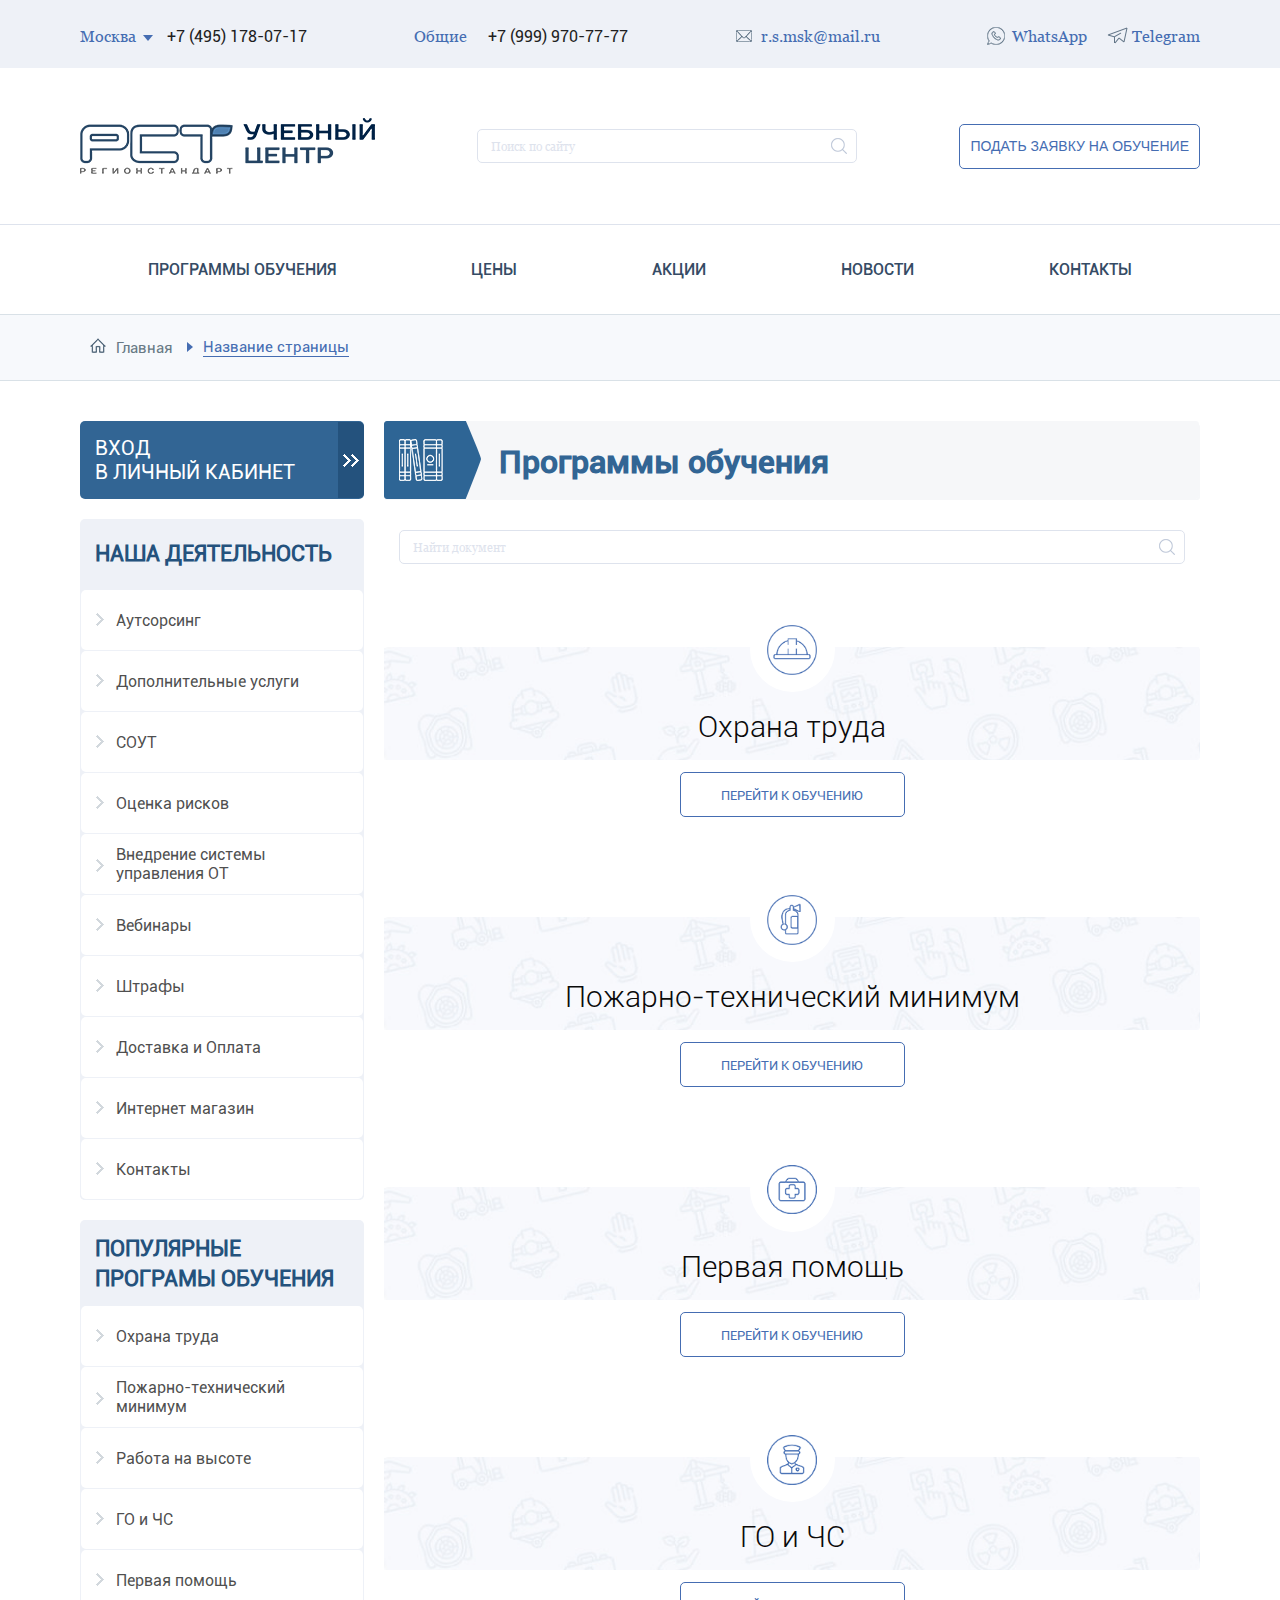
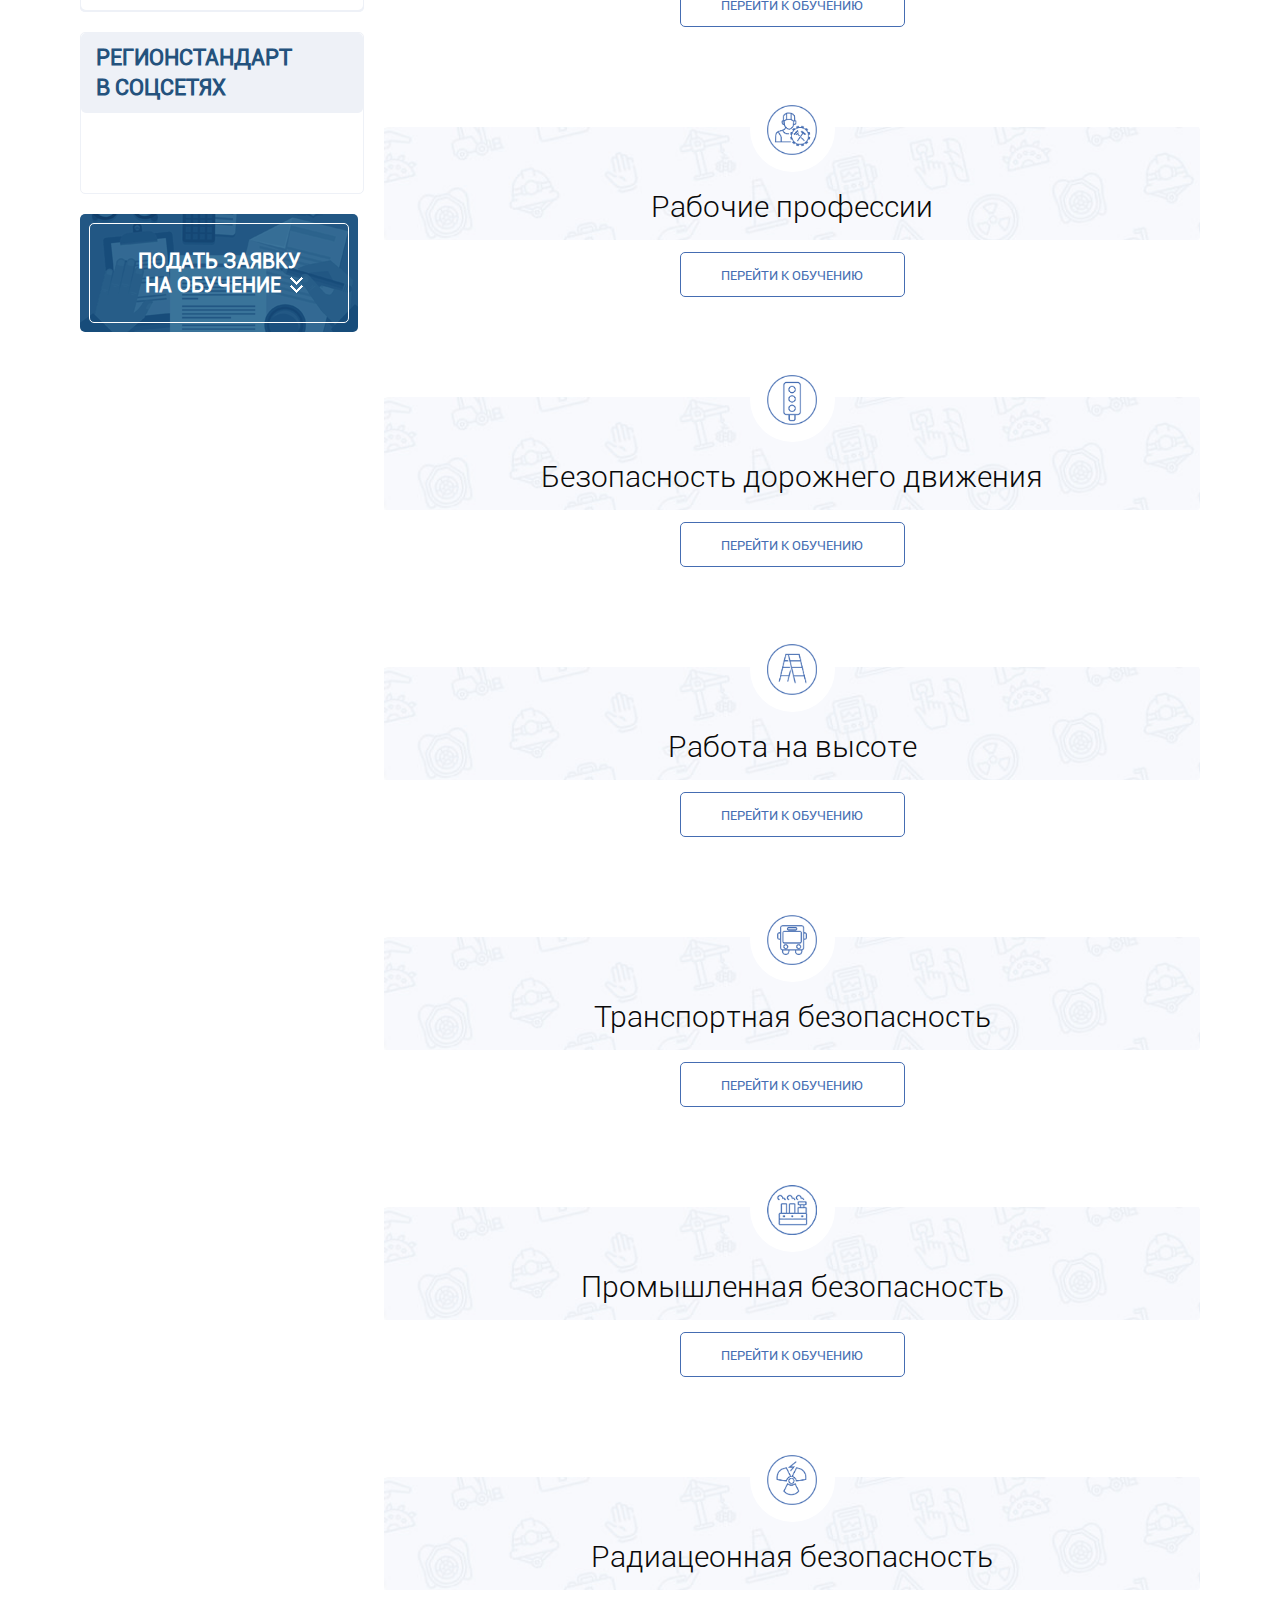
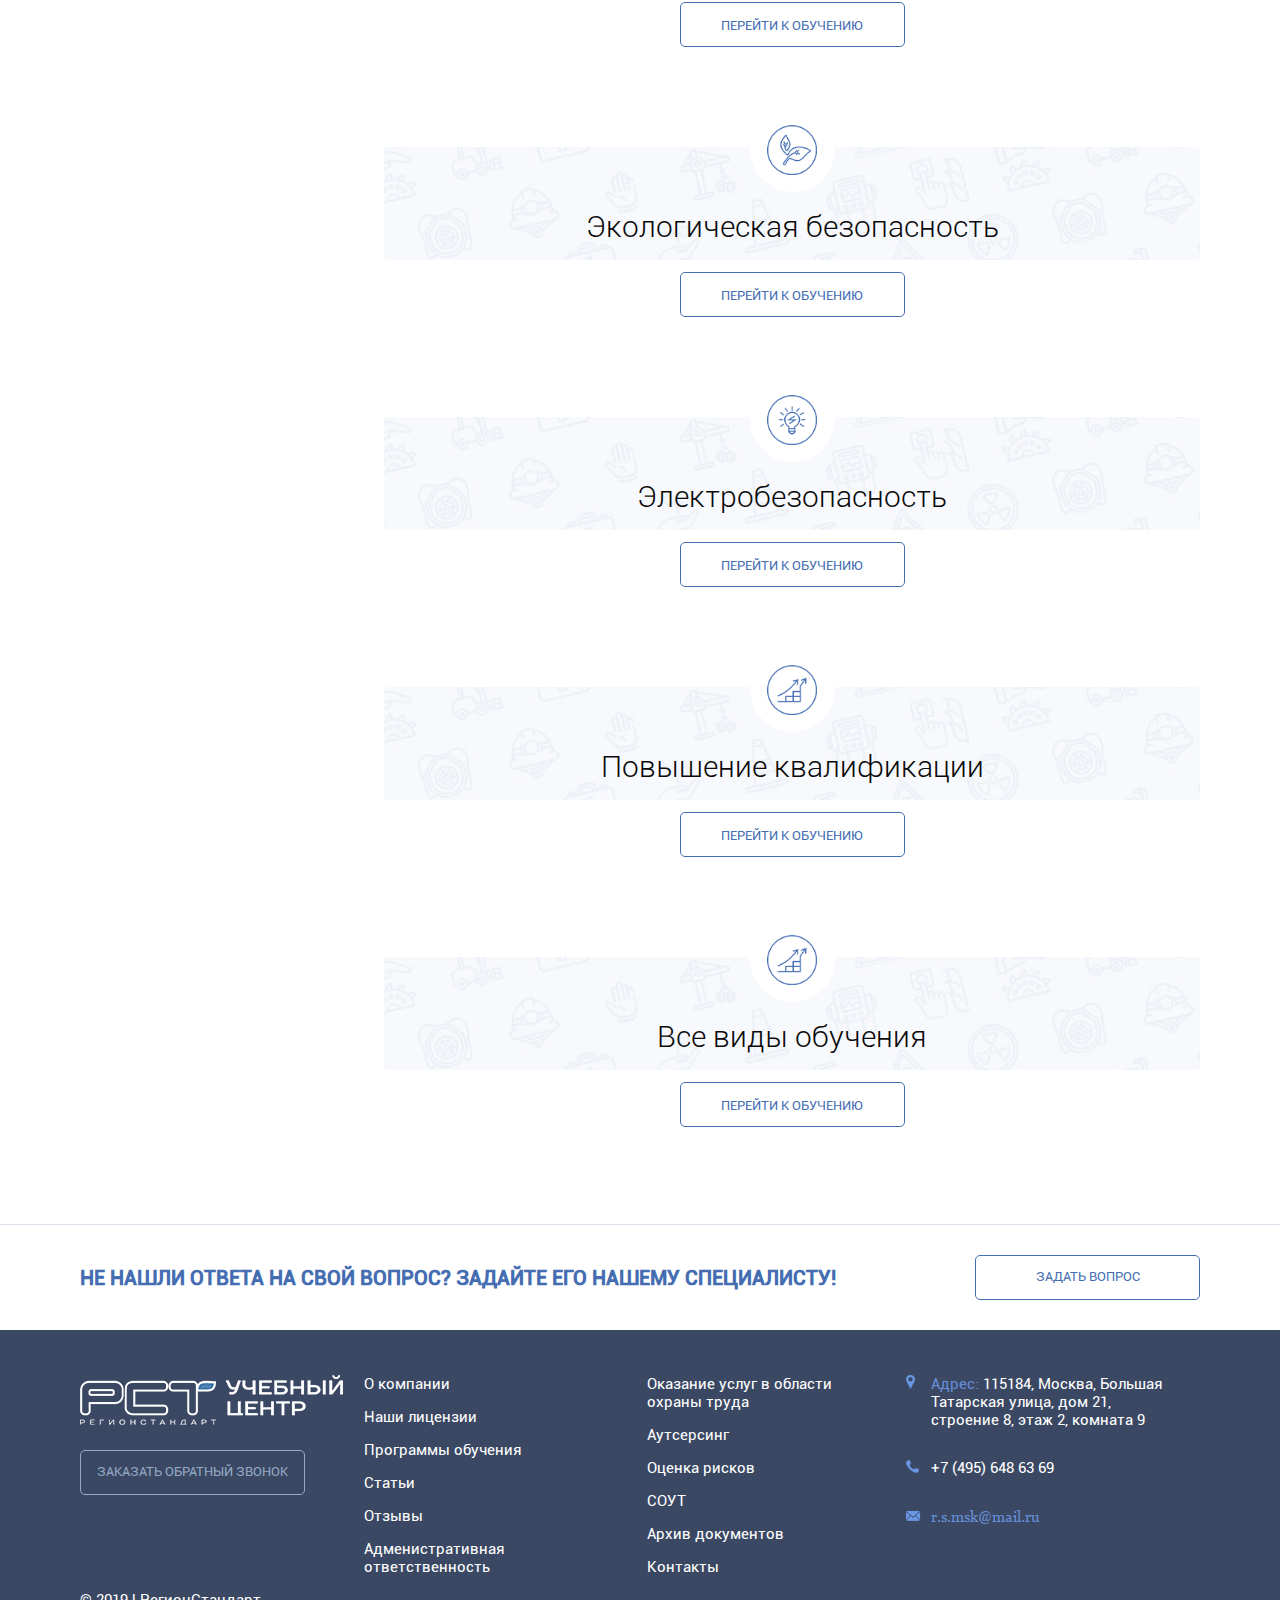
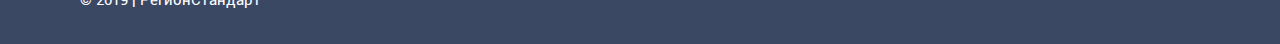
<file: programms-catygory.html>
<!DOCTYPE html>
<html lang="ru">

<head>
    <meta charset="UTF-8">
    <meta name="viewport" content="width=device-width, initial-scale=1.0">
    <meta http-equiv="X-UA-Compatible" content="ie=edge">
    <title>Rst - programms</title>
    <!-- <link rel="shortcut icon" href="img/favicon.ico" type="image/x-icon"> -->
    <link rel="stylesheet" href="css/uikit.min.css">
    <link rel="stylesheet" href="css/style.css">
</head>

<body>
    <!-- header -->
    <header id="header">
        <div class="top__row">
            <div class="conteiner">
                <ul class="mobile__show">
                    <li>
                        <a href="#top__row-phone" data-uk-modal><img src="img/mobile/Phone.png" alt="icon phone"></a>
                    </li>
                    <li>
                        <a href="#top__row-mail" data-uk-modal><img src="img/mobile/mail.png" alt="icon mail"></a>
                    </li>
                    <li>
                        <a href="#top__row-watsUp" data-uk-modal><img src="img/mobile/whatsapp.png"
                                alt="icon whats-up"></a>
                    </li>
                    <li>
                        <a href="#top__row-telega" data-uk-modal><img src="img/mobile/telega.png"
                                alt="icon Telegram"></a>
                    </li>
                </ul>
                <ul class="top__row-items mobile__hide">
                    <li>
                        <ul class="dropdown__phone">
                            <li class="dropdown__show">
                                <span class="pseudo first">Москва</span>
                                <span><a href="tel:+7(495)178-07-17">+7 (495) 178-07-17</a></span>
                            </li>
                            <li class="dropdown__hide">
                                <span class="pseudo">СПБ</span>
                                <span><a href="tel:+7(812)770-76-79">+7 (812) 770-76-79</a></span>
                                <span class="dropdown__hide-close"></span>
                            </li>
                        </ul>
                    </li>
                    <li class="mobile__hide">
                        <span>Общие</span>
                        <span><a href="tel:+7(999)970-77-77 ">+7 (999) 970-77-77</a></span>
                    </li>
                    <li>
                        <a href="mailto:r.s.msk@mail.ru">r.s.msk@mail.ru</a>
                    </li>
                    <li>
                        <ul class="social">
                            <li>
                                <a href="WhatsApp">WhatsApp</a>
                            </li>
                            <li>
                                <a href="Telegram">Telegram</a>
                            </li>
                        </ul>
                    </li>
                </ul>
            </div>
        </div>
        <div class="center__row">
            <div class="conteiner">
                <div class="logo">
                    <a href="/">
                        <img src="img/logo.png" alt="Сертификационнаяи экспертная организация логотип">
                    </a>
                </div>
                <div class="search">
                    <form>
                        <input type="text" placeholder="Поиск по сайту">
                        <button>
                            <img src="img/icon/search_icon.png" alt="search__icon">
                        </button>
                    </form>
                </div>
                <div class="get_request">
                    <button data-uk-modal="{target:'#get_request'}">Подать заявку на обучение</button>
                </div>
            </div>
        </div>
        <div class="mobile__menu mobile__show">
            <a href="/" class="back__to"></a>
            <a href="/" class="home"></a>
            <div id="search"></div>
            <div class="burger">
                <span></span>
            </div>
        </div>
        <nav class="conteiner">
            <ul>
                <li><a href="#">Программы обучения</a></li>
                <li><a href="#">Цены</a></li>
                <li><a href="#">Акции</a></li>
                <li><a href="#">Новости</a></li>
                <li><a href="#">Контакты</a></li>
            </ul>
        </nav>
    </header>
    <!-- breadcumps -->
    <div id="breadcumbs">
        <ul class="conteiner">
            <li>
                <a href="#">Главная</a>
            </li>
            <li>
                <a href="#">Название страницы</a>
            </li>
        </ul>
    </div>
    <!-- main -->
    <main>
        <div class="conteiner">
            <div class="left__sidebar">
                <div class="left__sidebar-link cabinet">
                    <a href="#">Вход<br> в личный кабинет</a>
                </div>
                <div class="our__activity">
                    <h2>Наша деятельность</h2>
                    <ul>
                        <li><a href="#">Аутсорсинг</a></li>
                        <li><a href="#">Дополнительные услуги</a></li>
                        <li><a href="#">СОУТ</a></li>
                        <li><a href="#">Оценка рисков</a></li>
                        <li><a href="#">Внедрение системы<br> управления ОТ</a></li>
                        <li><a href="#">Вебинары</a></li>
                        <li><a href="#">Штрафы</a></li>
                        <li><a href="#">Доставка и Оплата</a></li>
                        <li><a href="#">Интернет магазин</a></li>
                        <li><a href="#">Контакты</a></li>
                    </ul>
                </div>
                <div class="popular">
                    <h2>Популярные<br> програмы обучения</h2>
                    <ul>
                        <li><a href="#">Охрана труда</a></li>
                        <li><a href="#">Пожарно-технический<br> минимум</a></li>
                        <li><a href="#">Работа на высоте</a></li>
                        <li><a href="#">ГО и ЧС</a></li>
                        <li><a href="#">Первая помощь</a></li>
                    </ul>
                </div>
                <div class="social">
                    <h2>РегионСтандарт<br> в соцсетях</h2>
                    <ul>
                        <li><a href="#"></a></li>
                        <li><a href="#"></a></li>
                        <li><a href="#"></a></li>
                        <li><a href="#"></a></li>
                        <li><a href="#"></a></li>
                    </ul>
                </div>
                <div class="apply__education">
                    <a href="#get_request" data-uk-modal>Подать заявку<br><span>на обучение</span></a>
                </div>
            </div>
            <div class="content">
                <section id="programms-category">
                    <div class="head">
                        <h1>Программы обучения</h1>
                    </div>
                    <div class="search">
                        <form>
                            <input type="text" placeholder="Найти документ">
                            <button>
                                <img src="img/icon/search_icon.png" alt="search__icon">
                            </button>
                        </form>
                    </div>
                    <div class="programms__items">
                        <div id="ohrana__truda" class="item__category">
                            <div class="category-name">
                                <div class="img">
                                    <img src="img/content/ohrana_truda.png" alt="icon Охрана труда">
                                </div>
                                <h2>Охрана труда</h2>
                            </div>
                            <div class="btn">
                                <a href="#">Перейти к обучению</a>
                            </div>
                        </div>
                        <div id="pogarka" class="item__category">
                            <div class="category-name">
                                <div class="img">
                                    <img src="img/content/minimum.png" alt="icon Пожарная безопасность">
                                </div>
                                <h2>Пожарно-технический минимум</h2>
                            </div>
                            <div class="btn">
                                <a href="#">Перейти к обучению</a>
                            </div>
                        </div>
                        <div id="pervaya_pomosh" class="item__category">
                            <div class="category-name">
                                <div class="img">
                                    <img src="img/content/first_help.png" alt="icon Первая помощь">
                                </div>
                                <h2>Первая помощь</h2>
                            </div>
                            <div class="btn">
                                <a href="#">Перейти к обучению</a>
                            </div>
                        </div>
                        <div id="GO" class="item__category">
                            <div class="category-name">
                                <div class="img">
                                    <img src="img/content/GO_CH-S.png" alt="icon ГО и ЧС">
                                </div>
                                <h2>ГО и ЧС</h2>
                            </div>
                            <div class="btn">
                                <a href="#">Перейти к обучению</a>
                            </div>
                        </div>
                        <div id="rabochie_profesii" class="item__category">
                            <div class="category-name">
                                <div class="img">
                                    <img src="img/content/14.png" alt="icon Рабочие профессии">
                                </div>
                                <h2>Рабочие профессии</h2>
                            </div>
                            <div class="btn">
                                <a href="#">Перейти к обучению</a>
                            </div>
                        </div>
                        <div id="bezopasnost_DD" class="item__category">
                            <div class="category-name">
                                <div class="img">
                                    <img src="img/content/road_safe.png" alt="icon Безопасность дорожнего движения">
                                </div>
                                <h2>Безопасность дорожнего движения</h2>
                            </div>
                            <div class="btn">
                                <a href="#">Перейти к обучению</a>
                            </div>
                        </div>
                        <div id="rabota_na_visote" class="item__category">
                            <div class="category-name">
                                <div class="img">
                                    <img src="img/content/height_save.png" alt="icon Работа на высоте">
                                </div>
                                <h2>Работа на высоте</h2>
                            </div>
                            <div class="btn">
                                <a href="#">Перейти к обучению</a>
                            </div>
                        </div>
                        <div id="transport_bezopasnost" class="item__category">
                            <div class="category-name">
                                <div class="img">
                                    <img src="img/content/transport_safety.png" alt="icon Транспортная безопасность">
                                </div>
                                <h2>Транспортная безопасность</h2>
                            </div>
                            <div class="btn">
                                <a href="#">Перейти к обучению</a>
                            </div>
                        </div>
                        <div id="prom_bezopasnost" class="item__category">
                            <div class="category-name">
                                <div class="img">
                                    <img src="img/content/17.png" alt="icon Промышленная безопасность">
                                </div>
                                <h2>Промышленная безопасность</h2>
                            </div>
                            <div class="btn">
                                <a href="#">Перейти к обучению</a>
                            </div>
                        </div>
                        <div id="nuclear_bezopasnost" class="item__category">
                            <div class="category-name">
                                <div class="img">
                                    <img src="img/content/radiation.png" alt="icon Радиацеонная безопасность">
                                </div>
                                <h2>Радиацеонная безопасность</h2>
                            </div>
                            <div class="btn">
                                <a href="#">Перейти к обучению</a>
                            </div>
                        </div>
                        <div id="eco_bezopasnost" class="item__category">
                            <div class="category-name">
                                <div class="img">
                                    <img src="img/content/ecology.png" alt="icon Экологическая безопасность">
                                </div>
                                <h2>Экологическая безопасность</h2>
                            </div>
                            <div class="btn">
                                <a href="#">Перейти к обучению</a>
                            </div>
                        </div>
                        <div id="electro_bezopasnost" class="item__category">
                            <div class="category-name">
                                <div class="img">
                                    <img src="img/content/energy_safety.png" alt="icon Электробезопасность">
                                </div>
                                <h2>Электробезопасность</h2>
                            </div>
                            <div class="btn">
                                <a href="#">Перейти к обучению</a>
                            </div>
                        </div>
                        <div id="cvalifikaciya" class="item__category">
                            <div class="category-name">
                                <div class="img">
                                    <img src="img/content/higer_cvalification_2.png" alt="icon Повышение квалификации">
                                </div>
                                <h2>Повышение квалификации</h2>
                            </div>
                            <div class="btn">
                                <a href="#">Перейти к обучению</a>
                            </div>
                        </div>
                        <div id="all" class="item__category">
                            <div class="category-name">
                                <div class="img">
                                    <img src="img/content/higer_cvalification_2.png" alt="icon Все виды обучения">
                                </div>
                                <h2>Все виды обучения</h2>
                            </div>
                            <div class="btn">
                                <a href="#">Перейти к обучению</a>
                            </div>
                        </div>
                    </div>
                </section>
            </div>
        </div>
    </main>
    <!-- footer  -->
    <footer>
        <div class="footer__top-row">
            <div class="conteiner">
                <p>Не нашли ответа на свой вопрос? Задайте его нашему специалисту!</p>
                <a href="#question" data-uk-modal>Задать вопрос</a>
            </div>
        </div>
        <div class="footer__bootom-row">
            <div class="footer__items conteiner">
                <div class="item logo">
                    <img src="img/logo_footer.png" alt="Сертификационнаяи экспертная организация логотип">
                    <a href="#apply__education" data-uk-modal>Заказать обратный звонок</a>
                </div>
                <div class="item">
                    <ul>
                        <li><a href="#">О компании</a></li>
                        <li><a href="#">Наши лицензии</a></li>
                        <li><a href="#">Программы обучения</a></li>
                        <li><a href="#">Статьи</a></li>
                        <li><a href="#">Отзывы</a></li>
                        <li><a href="#">Адменистративная ответственность</a></li>
                    </ul>
                </div>
                <div class="item">
                    <ul>
                        <li><a href="#">Оказание услуг в области охраны труда</a></li>
                        <li><a href="#">Аутсерсинг</a></li>
                        <li><a href="#">Оценка рисков</a></li>
                        <li><a href="#">СОУТ</a></li>
                        <li><a href="#">Архив документов</a></li>
                        <li><a href="#">Контакты</a></li>
                    </ul>
                </div>
                <div class="item">
                    <ul>
                        <li class="adress">
                            <address>
                                <span>Адрес:</span> 115184, Москва, Большая Татарская улица, дом 21, строение 8, этаж
                                2, комната 9
                            </address>
                        </li>
                        <li class="phone">
                            <a href="tel:+7(495)648-63-69">+7 (495) 648 63 69</a>
                            <ul class="social">
                                <li><a href="#"></a></li>
                                <li><a href="#"></a></li>
                                <li><a href="#"></a></li>
                            </ul>
                        </li>
                        <li class="mail">
                            <a href="mailto:r.s.msk@mail.ru">r.s.msk@mail.ru</a>
                            <ul class="social">
                                <li><a href="#"></a></li>
                                <li><a href="#"></a></li>
                                <li><a href="#"></a></li>
                                <li><a href="#"></a></li>
                                <li><a href="#"></a></li>
                            </ul>
                        </li>
                    </ul>
                </div>
            </div>
            <div class="signature conteiner">
                <p>© 2019 | РегионСтандарт</p>
            </div>
        </div>
    </footer>
    <!-- modal -->
    <div id="get_request" class="uk-modal">
        <div class="uk-modal-dialog">
            <div class="header">
                <h3>Подать заявку на обучение</h3>
                <span class="close__btn uk-modal-close"></span>
            </div>
            <div class="modal__body">
                <form>
                    <input type="text" placeholder="Имя:*">
                    <input type="tel" placeholder="Телефон:*">
                    <input type="email" placeholder="E-mail:*">
                    <p><span>*</span> - Обязательные поля для заполнения</p>
                    <p class="text">Нажимая на кнопку, вы принимаете Положение и Согласие на обработку персональных
                        даных.</p>
                    <input type="submit" value="Отправить">
                </form>
            </div>
        </div>
    </div>

    <div id="question" class="uk-modal">
        <div class="uk-modal-dialog">
            <div class="header">
                <h3>задать вопрос</h3>
                <span class="close__btn uk-modal-close"></span>
            </div>
            <div class="modal__body">
                <form>
                    <input type="text" placeholder="Имя:*">
                    <input type="tel" placeholder="Телефон:*">
                    <input type="email" placeholder="E-mail:*">
                    <p><span>*</span> - Обязательные поля для заполнения</p>
                    <p class="text">Нажимая на кнопку, вы принимаете Положение и Согласие на обработку персональных
                        даных.</p>
                    <input type="submit" value="Отправить">
                </form>
            </div>
        </div>
    </div>

    <div id="apply__education" class="uk-modal">
        <div class="uk-modal-dialog">
            <div class="header">
                <h3>заказать обратный звонок</h3>
                <span class="close__btn uk-modal-close"></span>
            </div>
            <div class="modal__body">
                <form>
                    <input type="text" placeholder="Имя:*">
                    <input type="tel" placeholder="Телефон:*">
                    <input type="email" placeholder="E-mail:*">
                    <p><span>*</span> - Обязательные поля для заполнения</p>
                    <p class="text">Нажимая на кнопку, вы принимаете Положение и Согласие на обработку персональных
                        даных.</p>
                    <input type="submit" value="Отправить">
                </form>
            </div>
        </div>
    </div>

    <script src="js/jquery/jquery.min.js"></script>
    <script src="js/uikit.min.js"></script>
    <script src="js/main.js"></script>
</body>

</html>
</file>
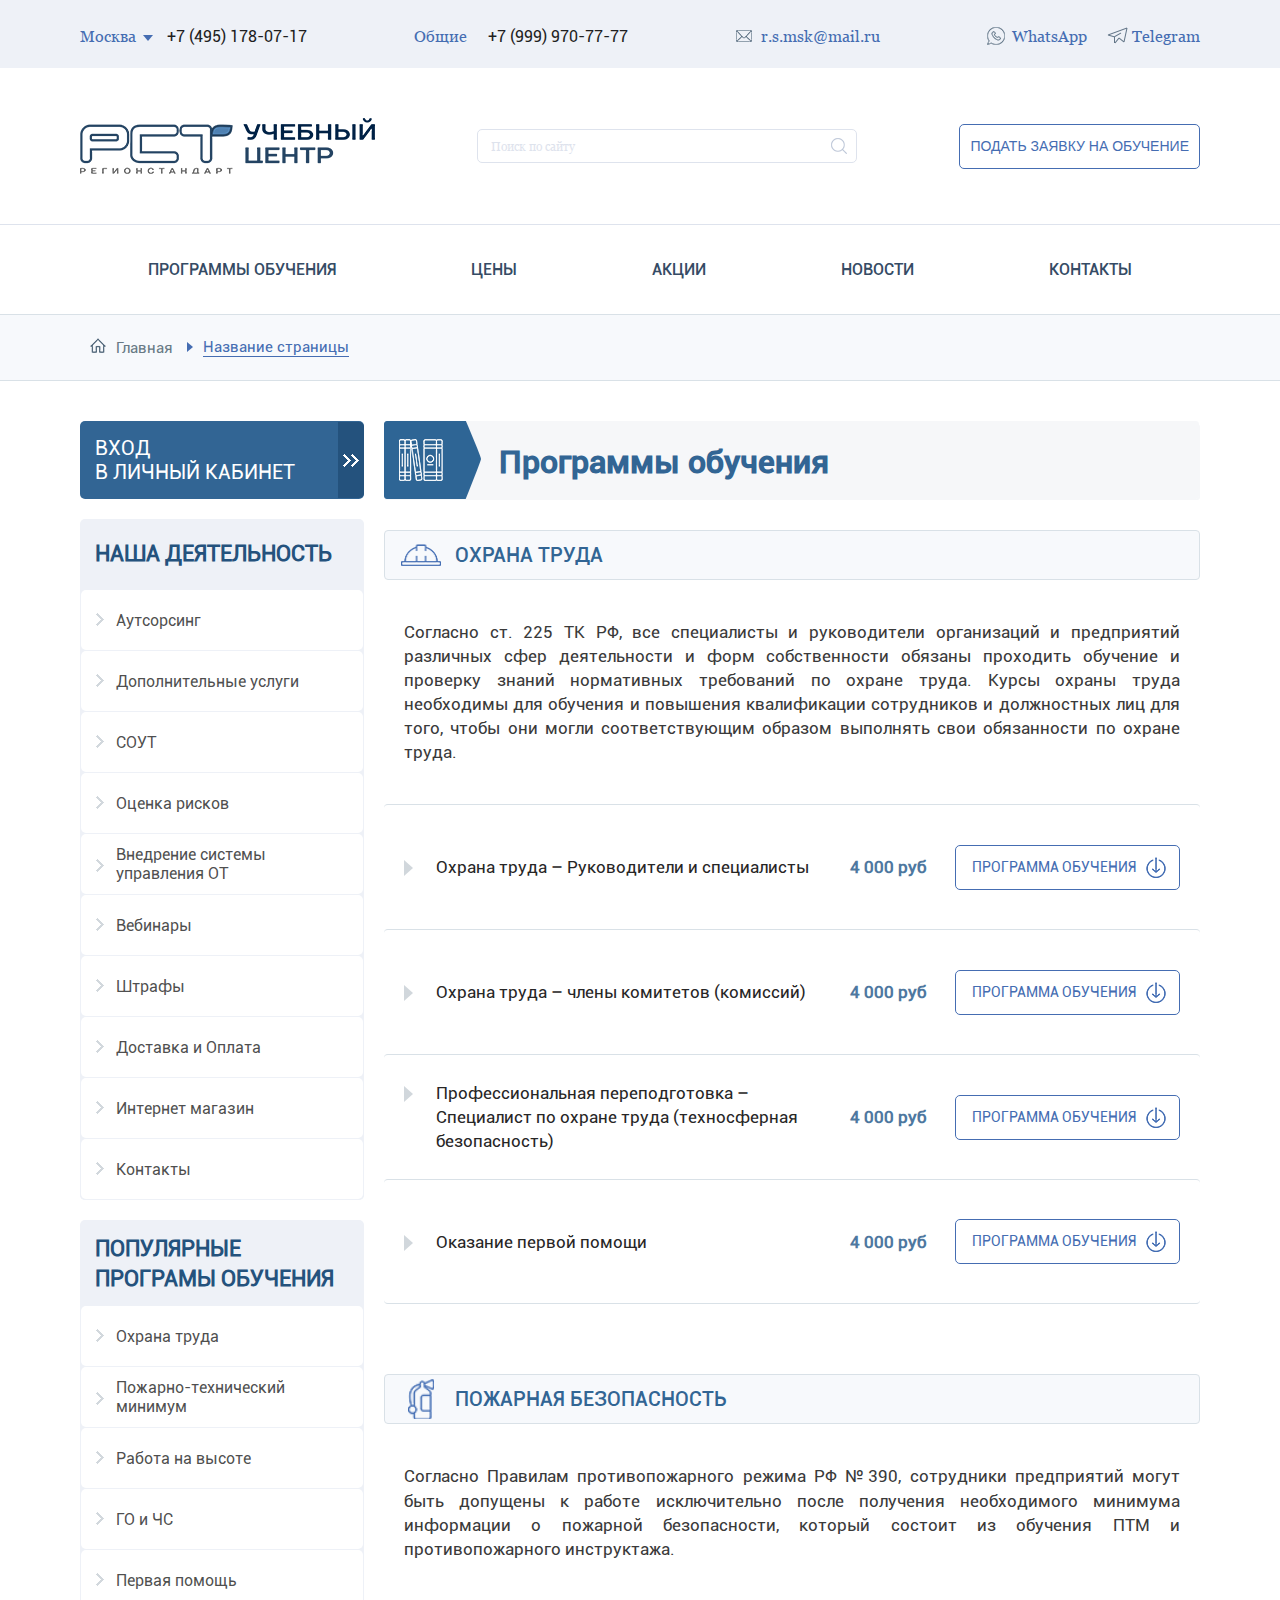
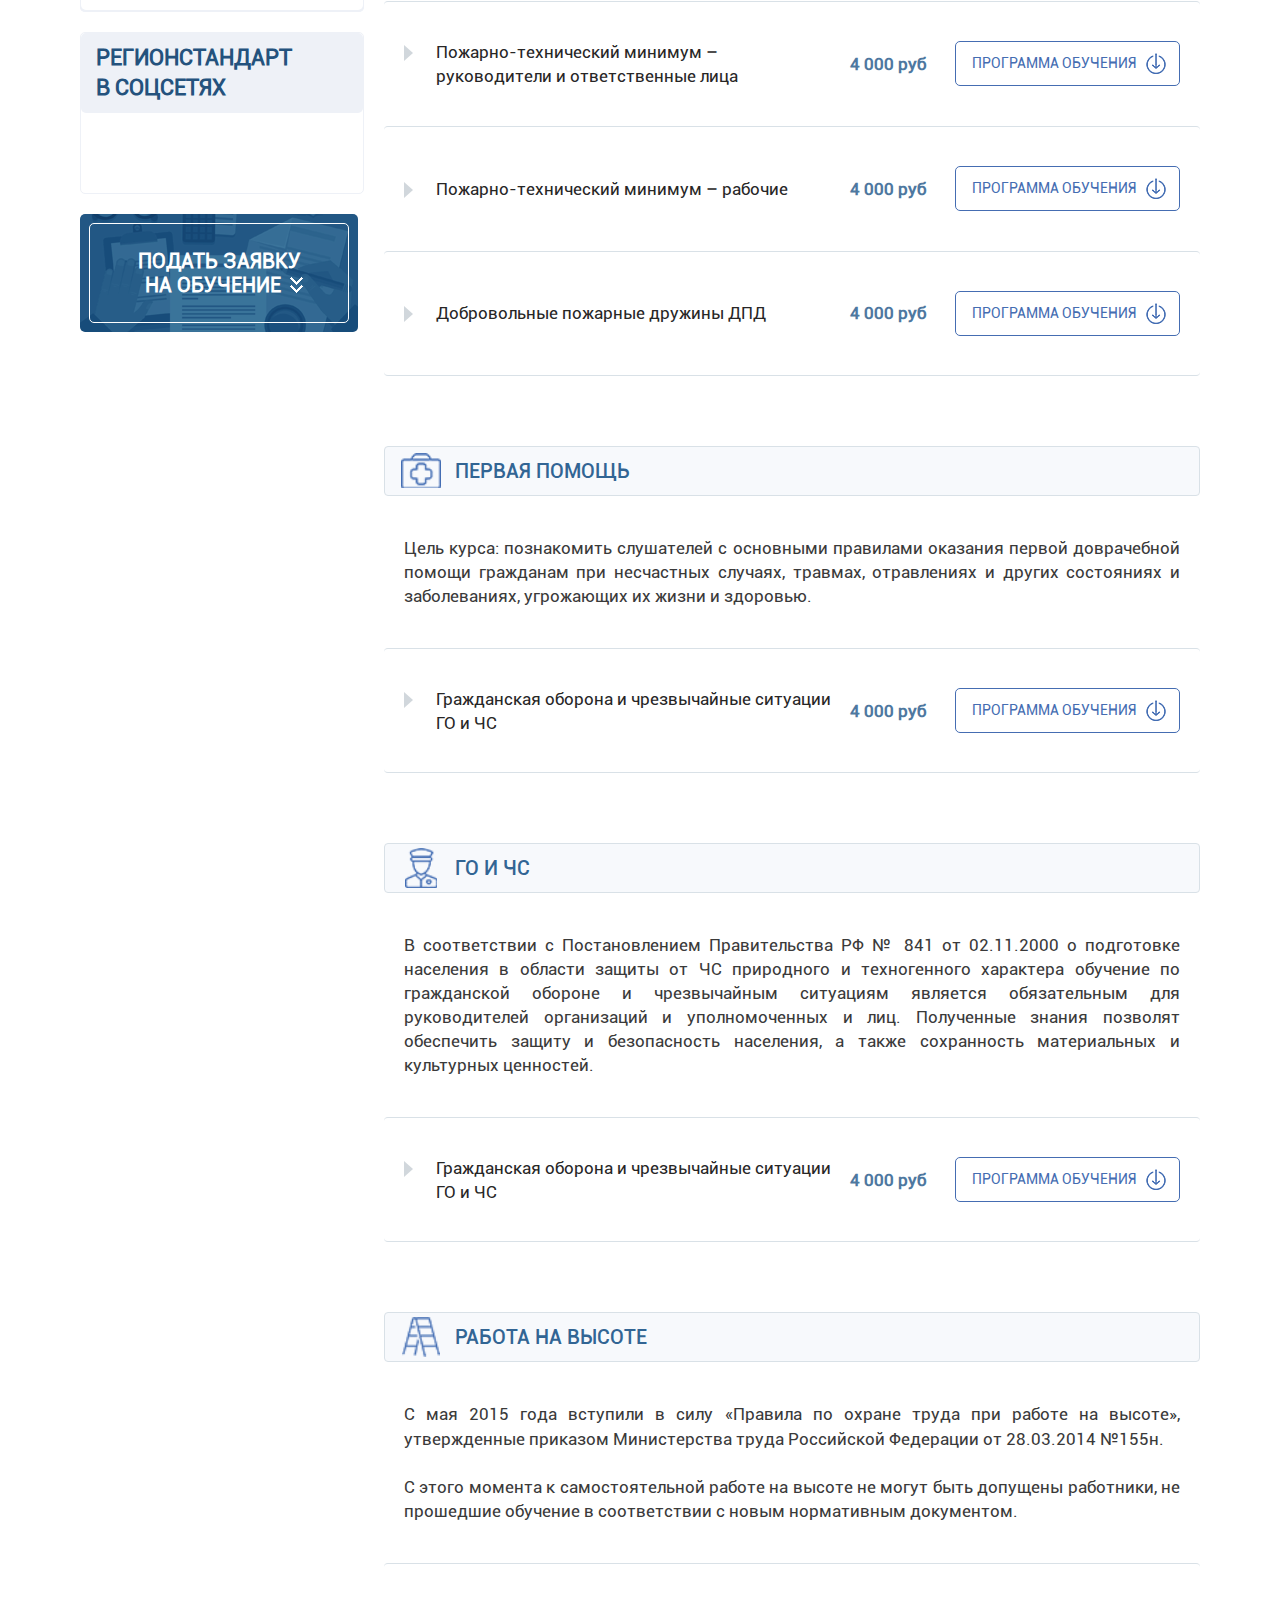
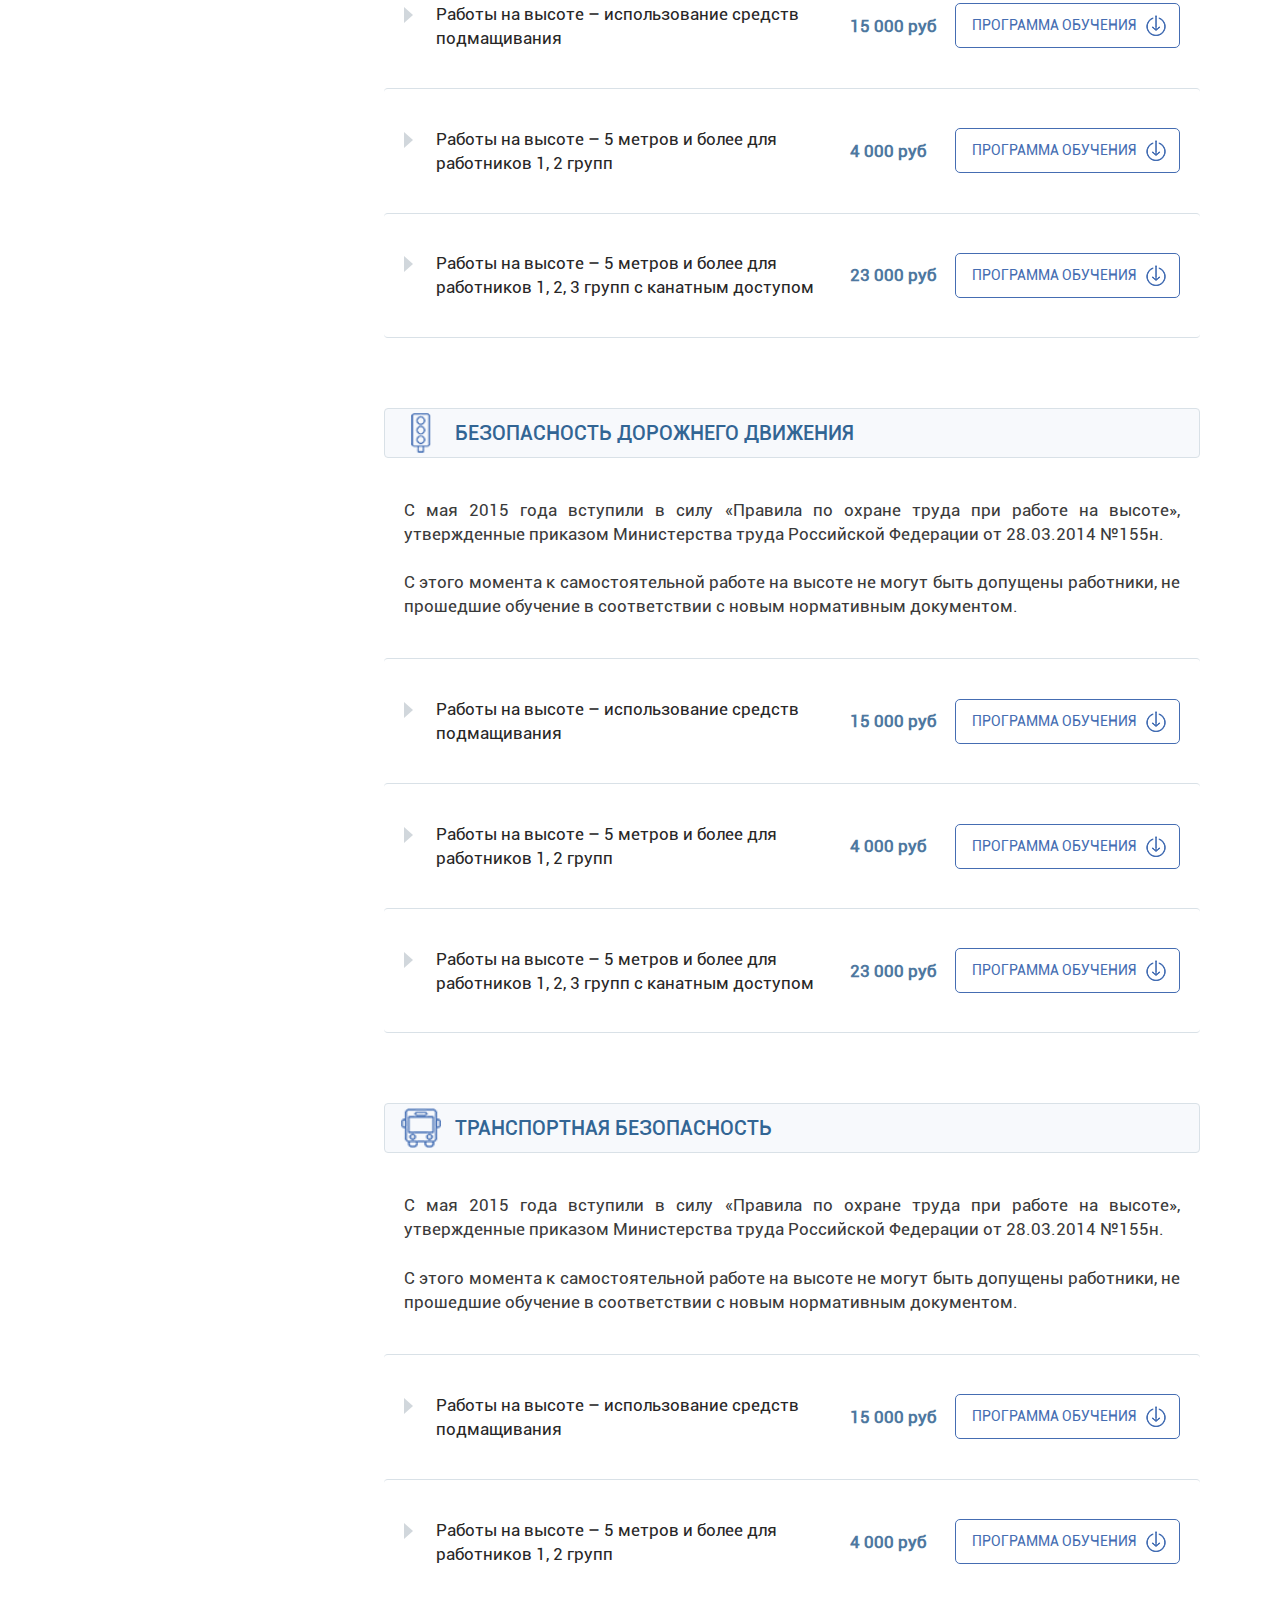
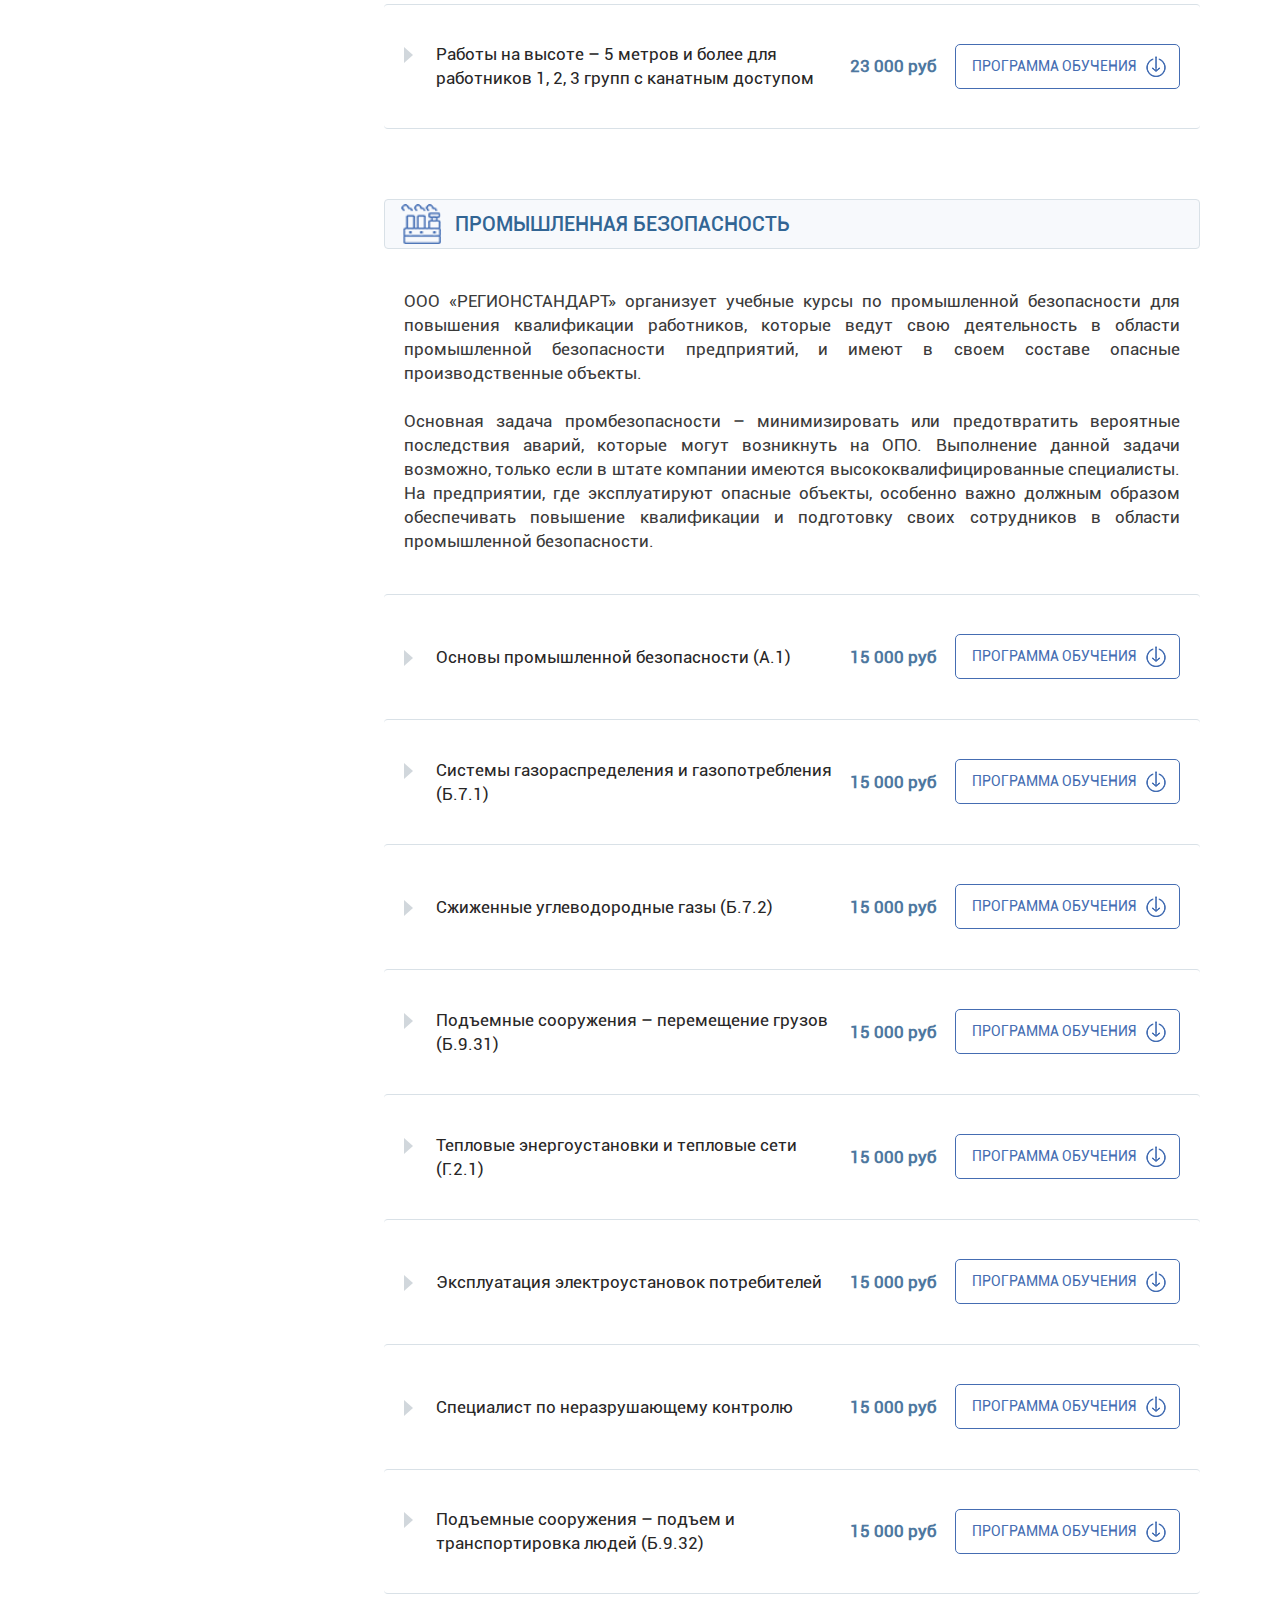
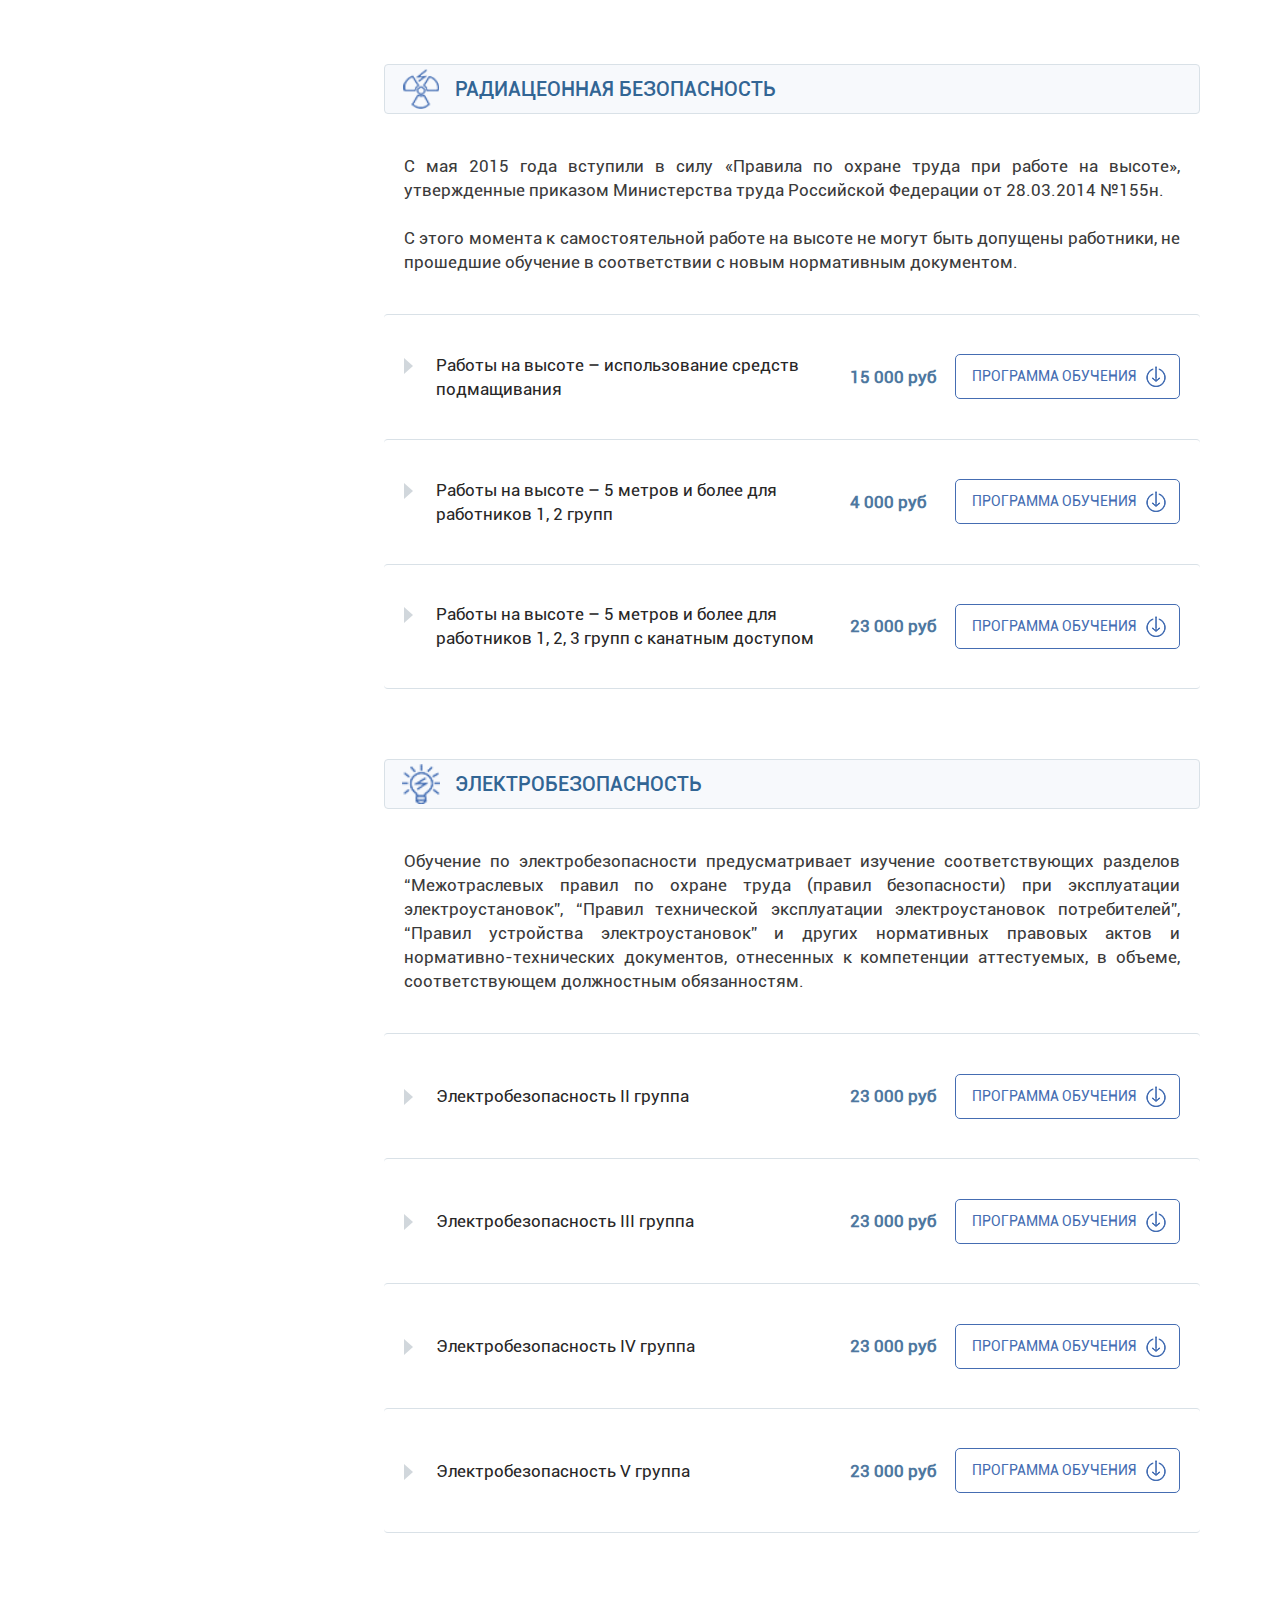
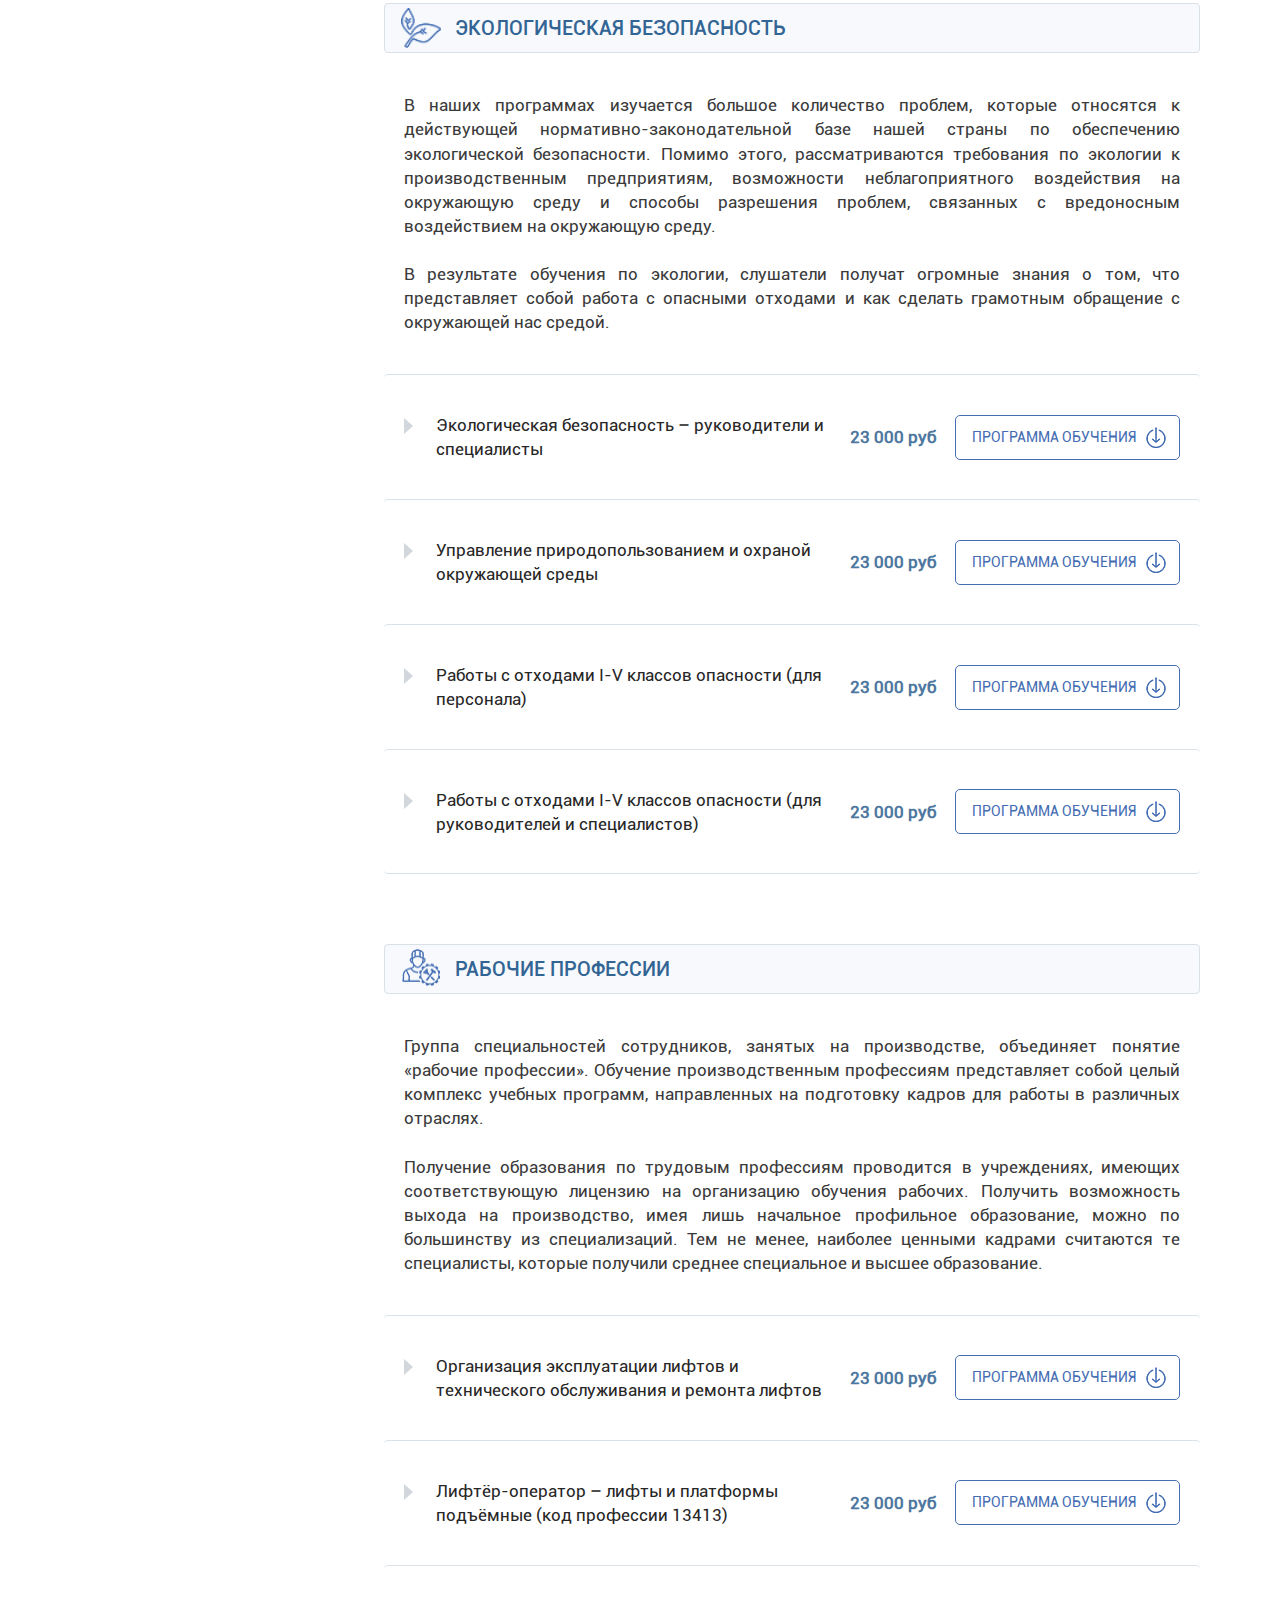
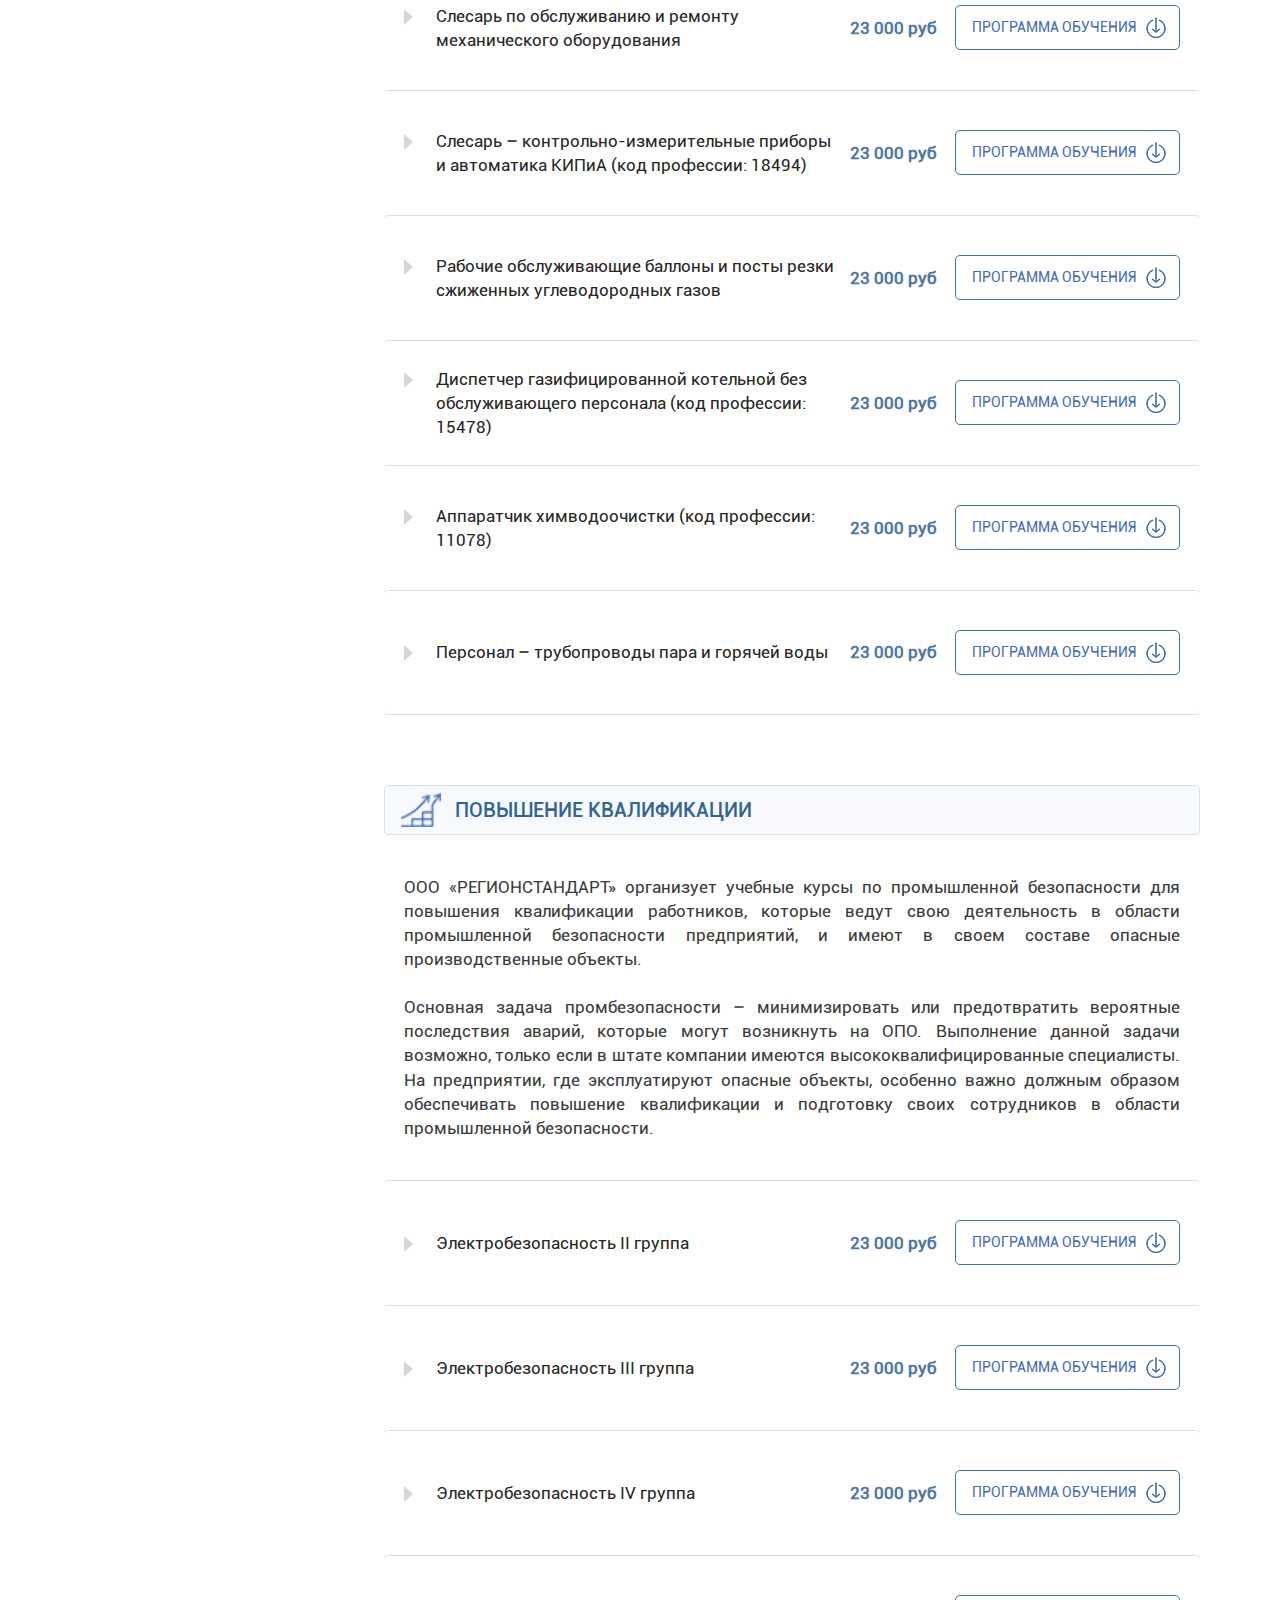
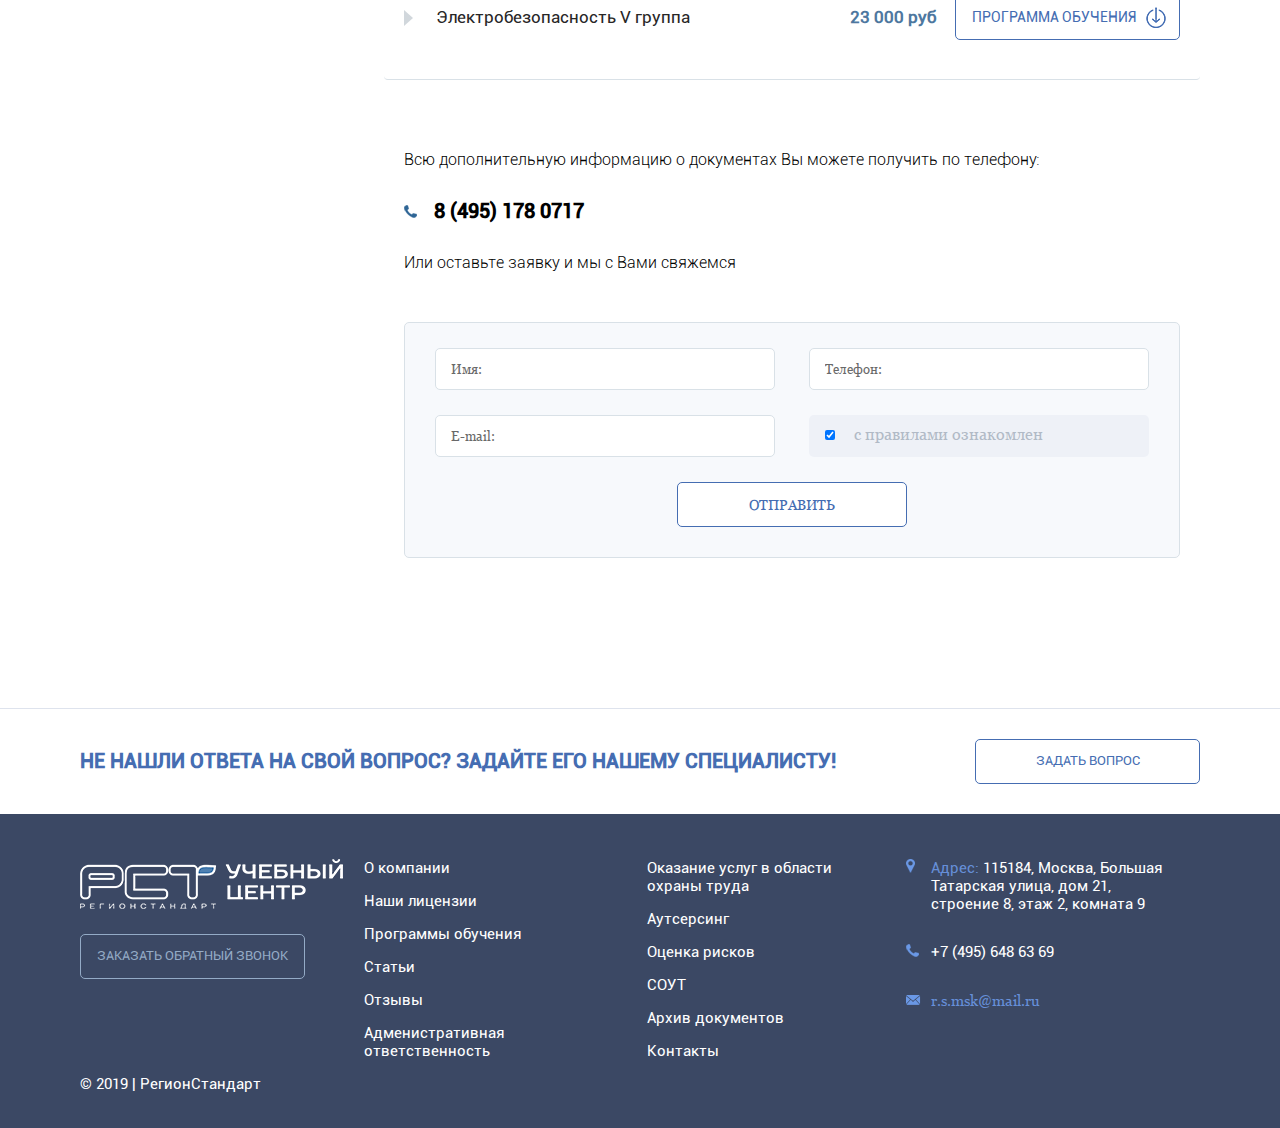
<file: programms.html>
<!DOCTYPE html>
<html lang="ru">

<head>
    <meta charset="UTF-8">
    <meta name="viewport" content="width=device-width, initial-scale=1.0">
    <meta http-equiv="X-UA-Compatible" content="ie=edge">
    <title>Rst - programms</title>
    <!-- <link rel="shortcut icon" href="img/favicon.ico" type="image/x-icon"> -->
    <link rel="stylesheet" href="css/uikit.min.css">
    <link rel="stylesheet" href="css/style.css">
</head>

<body>
    <!-- header -->
    <header id="header">
        <div class="top__row">
            <div class="conteiner">
                <ul class="mobile__show">
                    <li>
                        <a href="#top__row-phone" data-uk-modal><img src="img/mobile/Phone.png" alt="icon phone"></a>
                    </li>
                    <li>
                        <a href="#top__row-mail" data-uk-modal><img src="img/mobile/mail.png" alt="icon mail"></a>
                    </li>
                    <li>
                        <a href="#top__row-watsUp" data-uk-modal><img src="img/mobile/whatsapp.png"
                                alt="icon whats-up"></a>
                    </li>
                    <li>
                        <a href="#top__row-telega" data-uk-modal><img src="img/mobile/telega.png"
                                alt="icon Telegram"></a>
                    </li>
                </ul>
                <ul class="top__row-items mobile__hide">
                    <li>
                        <ul class="dropdown__phone">
                            <li class="dropdown__show">
                                <span class="pseudo first">Москва</span>
                                <span><a href="tel:+7(495)178-07-17">+7 (495) 178-07-17</a></span>
                            </li>
                            <li class="dropdown__hide">
                                <span class="pseudo">СПБ</span>
                                <span><a href="tel:+7(812)770-76-79">+7 (812) 770-76-79</a></span>
                                <span class="dropdown__hide-close"></span>
                            </li>
                        </ul>
                    </li>
                    <li class="mobile__hide">
                        <span>Общие</span>
                        <span><a href="tel:+7(999)970-77-77 ">+7 (999) 970-77-77</a></span>
                    </li>
                    <li>
                        <a href="mailto:r.s.msk@mail.ru">r.s.msk@mail.ru</a>
                    </li>
                    <li>
                        <ul class="social">
                            <li>
                                <a href="WhatsApp">WhatsApp</a>
                            </li>
                            <li>
                                <a href="Telegram">Telegram</a>
                            </li>
                        </ul>
                    </li>
                </ul>
            </div>
        </div>
        <div class="center__row">
            <div class="conteiner">
                <div class="logo">
                    <a href="/">
                        <img src="img/logo.png" alt="Сертификационнаяи экспертная организация логотип">
                    </a>
                </div>
                <div class="search">
                    <form>
                        <input type="text" placeholder="Поиск по сайту">
                        <button>
                            <img src="img/icon/search_icon.png" alt="search__icon">
                        </button>
                    </form>
                </div>
                <div class="get_request">
                    <button data-uk-modal="{target:'#get_request'}">Подать заявку на обучение</button>
                </div>
            </div>
        </div>
        <div class="mobile__menu mobile__show">
            <a href="/" class="back__to"></a>
            <a href="/" class="home"></a>
            <div id="search"></div>
            <div class="burger">
                <span></span>
            </div>
        </div>
        <nav class="conteiner">
            <ul>
                <li><a href="#">Программы обучения</a></li>
                <li><a href="#">Цены</a></li>
                <li><a href="#">Акции</a></li>
                <li><a href="#">Новости</a></li>
                <li><a href="#">Контакты</a></li>
            </ul>
        </nav>
    </header>
    <!-- breadcumps -->
    <div id="breadcumbs">
        <ul class="conteiner">
            <li>
                <a href="#">Главная</a>
            </li>
            <li>
                <a href="#">Название страницы</a>
            </li>
        </ul>
    </div>
    <!-- main -->
    <main>
        <div class="conteiner">
            <div class="left__sidebar">
                <div class="left__sidebar-link cabinet">
                    <a href="#">Вход<br> в личный кабинет</a>
                </div>
                <div class="our__activity">
                    <h2>Наша деятельность</h2>
                    <ul>
                        <li><a href="#">Аутсорсинг</a></li>
                        <li><a href="#">Дополнительные услуги</a></li>
                        <li><a href="#">СОУТ</a></li>
                        <li><a href="#">Оценка рисков</a></li>
                        <li><a href="#">Внедрение системы<br> управления ОТ</a></li>
                        <li><a href="#">Вебинары</a></li>
                        <li><a href="#">Штрафы</a></li>
                        <li><a href="#">Доставка и Оплата</a></li>
                        <li><a href="#">Интернет магазин</a></li>
                        <li><a href="#">Контакты</a></li>
                    </ul>
                </div>
                <div class="popular">
                    <h2>Популярные<br> програмы обучения</h2>
                    <ul>
                        <li><a href="#">Охрана труда</a></li>
                        <li><a href="#">Пожарно-технический<br> минимум</a></li>
                        <li><a href="#">Работа на высоте</a></li>
                        <li><a href="#">ГО и ЧС</a></li>
                        <li><a href="#">Первая помощь</a></li>
                    </ul>
                </div>
                <div class="social">
                    <h2>РегионСтандарт<br> в соцсетях</h2>
                    <ul>
                        <li><a href="#"></a></li>
                        <li><a href="#"></a></li>
                        <li><a href="#"></a></li>
                        <li><a href="#"></a></li>
                        <li><a href="#"></a></li>
                    </ul>
                </div>
                <div class="apply__education">
                    <a href="#get_request" data-uk-modal>Подать заявку<br><span>на обучение</span></a>
                </div>
            </div>
            <div class="content">
                <section id="programms">
                    <div class="head">
                        <h1>Программы обучения</h1>
                    </div>
                    <div class="programms__items">
                        <div id="ohrana__truda" class="item__category">
                            <div class="category-name">
                                <img src="img/programms/ohrana__truda.png" alt="icon Охрана труда">
                                <h2>Охрана труда</h2>
                            </div>
                            <div class="category-description">
                                <p>
                                    Согласно ст. 225 ТК РФ, все специалисты и руководители организаций и предприятий
                                    различных сфер деятельности и форм собственности обязаны проходить обучение и
                                    проверку
                                    знаний нормативных требований по охране труда. Курсы охраны труда необходимы для
                                    обучения и повышения квалификации сотрудников и должностных лиц для того, чтобы они
                                    могли соответствующим образом выполнять свои обязанности по охране труда.
                                </p>
                            </div>
                            <div class="sub-category">

                                <div class="item">
                                    <div class="subcategory__name">
                                        <a href="#">
                                            <h3>
                                                Охрана труда – Руководители и специалисты
                                            </h3>
                                        </a>
                                    </div>
                                    <div class="price">
                                        <span>4 000 руб</span>
                                    </div>
                                    <div class="download__btn">
                                        <a href="" download>Программа обучения</a>
                                    </div>
                                </div>
                                <div class="item">
                                    <div class="subcategory__name">
                                        <h3>
                                            Охрана труда – члены комитетов (комиссий)
                                        </h3>
                                    </div>
                                    <div class="price">
                                        <span>4 000 руб</span>
                                    </div>
                                    <div class="download__btn">
                                        <a href="" download>Программа обучения</a>
                                    </div>
                                </div>
                                <div class="item">
                                    <div class="subcategory__name">
                                        <h3>
                                            Профессиональная переподготовка –
                                            Специалист по охране труда (техносферная
                                            безопасность)
                                        </h3>
                                    </div>
                                    <div class="price">
                                        <span>4 000 руб</span>
                                    </div>
                                    <div class="download__btn">
                                        <a href="" download>Программа обучения</a>
                                    </div>
                                </div>
                                <div class="item">
                                    <div class="subcategory__name">
                                        <h3>
                                            Оказание первой помощи
                                        </h3>
                                    </div>
                                    <div class="price">
                                        <span>4 000 руб</span>
                                    </div>
                                    <div class="download__btn">
                                        <a href="" download>Программа обучения</a>
                                    </div>
                                </div>
                            </div>
                        </div>
                        <div id="pogarka" class="item__category">
                            <div class="category-name">
                                <img src="img/programms/fire_safe.png" alt="icon Пожарная безопасность">
                                <h2>Пожарная безопасность</h2>
                            </div>
                            <div class="category-description">
                                <p>
                                    Согласно Правилам противопожарного режима РФ №390, сотрудники предприятий могут быть
                                    допущены к работе исключительно после получения необходимого минимума информации о
                                    пожарной безопасности, который состоит из обучения ПТМ и противопожарного
                                    инструктажа.
                                </p>
                            </div>
                            <div class="sub-category">
                                <div class="item">
                                    <div class="subcategory__name">
                                        <h3>
                                            Пожарно-технический минимум – руководители
                                            и ответственные лица
                                        </h3>
                                    </div>
                                    <div class="price">
                                        <span>4 000 руб</span>
                                    </div>
                                    <div class="download__btn">
                                        <a href="" download>Программа обучения</a>
                                    </div>
                                </div>
                                <div class="item">
                                    <div class="subcategory__name">
                                        <h3>
                                            Пожарно-технический минимум – рабочие
                                        </h3>
                                    </div>
                                    <div class="price">
                                        <span>4 000 руб</span>
                                    </div>
                                    <div class="download__btn">
                                        <a href="" download>Программа обучения</a>
                                    </div>
                                </div>
                                <div class="item">
                                    <div class="subcategory__name">
                                        <h3>
                                            Добровольные пожарные дружины ДПД
                                        </h3>
                                    </div>
                                    <div class="price">
                                        <span>4 000 руб</span>
                                    </div>
                                    <div class="download__btn">
                                        <a href="" download>Программа обучения</a>
                                    </div>
                                </div>
                            </div>
                        </div>
                        <div id="pervaya_pomosh" class="item__category">
                            <div class="category-name">
                                <img src="img/programms/4.png" alt="icon Первая помощь">
                                <h2>Первая помощь</h2>
                            </div>
                            <div class="category-description">
                                <p>
                                    Цель курса: познакомить слушателей с основными правилами оказания первой доврачебной
                                    помощи гражданам при несчастных случаях, травмах, отравлениях и других состояниях и
                                    заболеваниях, угрожающих их жизни и здоровью.
                                </p>
                            </div>
                            <div class="sub-category">
                                <div class="item">
                                    <div class="subcategory__name">
                                        <h3>
                                            Гражданская оборона и чрезвычайные
                                            ситуации ГО и ЧС
                                        </h3>
                                    </div>
                                    <div class="price">
                                        <span>4 000 руб</span>
                                    </div>
                                    <div class="download__btn">
                                        <a href="" download>Программа обучения</a>
                                    </div>
                                </div>
                            </div>
                        </div>
                        <div id="GO" class="item__category">
                            <div class="category-name">
                                <img src="img/programms/2.png" alt="icon ГО и ЧС">
                                <h2>ГО и ЧС</h2>
                            </div>
                            <div class="category-description">
                                <p>
                                    В соответствии с Постановлением Правительства РФ № 841 от 02.11.2000 о подготовке
                                    населения в области защиты от ЧС природного и техногенного характера обучение по
                                    гражданской обороне и чрезвычайным ситуациям является обязательным для руководителей
                                    организаций и уполномоченных и лиц. Полученные знания позволят обеспечить защиту и
                                    безопасность населения, а также сохранность материальных и культурных ценностей.
                                </p>
                            </div>
                            <div class="sub-category">
                                <div class="item">
                                    <div class="subcategory__name">
                                        <h3>
                                            Гражданская оборона и чрезвычайные
                                            ситуации ГО и ЧС
                                        </h3>
                                    </div>
                                    <div class="price">
                                        <span>4 000 руб</span>
                                    </div>
                                    <div class="download__btn">
                                        <a href="" download>Программа обучения</a>
                                    </div>
                                </div>
                            </div>
                        </div>
                        <div id="rabota_na_visote" class="item__category">
                            <div class="category-name">
                                <img src="img/programms/16.png" alt="icon Работа на высоте">
                                <h2>Работа на высоте</h2>
                            </div>
                            <div class="category-description">
                                <p>
                                    С мая 2015 года вступили в силу «Правила по охране труда при работе на высоте»,
                                    утвержденные приказом Министерства труда Российской Федерации от 28.03.2014 №155н.
                                    <br>
                                    <br>
                                    С этого момента к самостоятельной работе на высоте не могут быть допущены работники,
                                    не прошедшие обучение в соответствии с новым нормативным документом.
                                </p>
                            </div>
                            <div class="sub-category">
                                <div class="item">
                                    <div class="subcategory__name">
                                        <h3>
                                            Работы на высоте – использование средств
                                            подмащивания
                                        </h3>
                                    </div>
                                    <div class="price">
                                        <span>15 000 руб</span>
                                    </div>
                                    <div class="download__btn">
                                        <a href="" download>Программа обучения</a>
                                    </div>
                                </div>
                                <div class="item">
                                    <div class="subcategory__name">
                                        <h3>
                                            Работы на высоте – 5 метров и более для
                                            работников 1, 2 групп
                                        </h3>
                                    </div>
                                    <div class="price">
                                        <span>4 000 руб</span>
                                    </div>
                                    <div class="download__btn">
                                        <a href="" download>Программа обучения</a>
                                    </div>
                                </div>
                                <div class="item">
                                    <div class="subcategory__name">
                                        <h3>
                                            Работы на высоте – 5 метров и более для
                                            работников 1, 2, 3 групп с канатным доступом
                                        </h3>
                                    </div>
                                    <div class="price">
                                        <span>23 000 руб</span>
                                    </div>
                                    <div class="download__btn">
                                        <a href="" download>Программа обучения</a>
                                    </div>
                                </div>
                            </div>
                        </div>
                        <div id="bezopasnost_DD" class="item__category">
                            <div class="category-name">
                                <img src="img/programms/10.png" alt="icon Безопасность дорожнего движения">
                                <h2>Безопасность дорожнего движения</h2>
                            </div>
                            <div class="category-description">
                                <p>
                                    С мая 2015 года вступили в силу «Правила по охране труда при работе на высоте»,
                                    утвержденные приказом Министерства труда Российской Федерации от 28.03.2014 №155н.
                                    <br>
                                    <br>
                                    С этого момента к самостоятельной работе на высоте не могут быть допущены работники,
                                    не прошедшие обучение в соответствии с новым нормативным документом.
                                </p>
                            </div>
                            <div class="sub-category">
                                <div class="item">
                                    <div class="subcategory__name">
                                        <h3>
                                            Работы на высоте – использование средств
                                            подмащивания
                                        </h3>
                                    </div>
                                    <div class="price">
                                        <span>15 000 руб</span>
                                    </div>
                                    <div class="download__btn">
                                        <a href="" download>Программа обучения</a>
                                    </div>
                                </div>
                                <div class="item">
                                    <div class="subcategory__name">
                                        <h3>
                                            Работы на высоте – 5 метров и более для
                                            работников 1, 2 групп
                                        </h3>
                                    </div>
                                    <div class="price">
                                        <span>4 000 руб</span>
                                    </div>
                                    <div class="download__btn">
                                        <a href="" download>Программа обучения</a>
                                    </div>
                                </div>
                                <div class="item">
                                    <div class="subcategory__name">
                                        <h3>
                                            Работы на высоте – 5 метров и более для
                                            работников 1, 2, 3 групп с канатным доступом
                                        </h3>
                                    </div>
                                    <div class="price">
                                        <span>23 000 руб</span>
                                    </div>
                                    <div class="download__btn">
                                        <a href="" download>Программа обучения</a>
                                    </div>
                                </div>
                            </div>
                        </div>
                        <div id="transport_bezopasnost" class="item__category">
                            <div class="category-name">
                                <img src="img/programms/8.png" alt="icon Транспортная безопасность">
                                <h2>Транспортная безопасность</h2>
                            </div>
                            <div class="category-description">
                                <p>
                                    С мая 2015 года вступили в силу «Правила по охране труда при работе на высоте»,
                                    утвержденные приказом Министерства труда Российской Федерации от 28.03.2014 №155н.
                                    <br>
                                    <br>
                                    С этого момента к самостоятельной работе на высоте не могут быть допущены работники,
                                    не прошедшие обучение в соответствии с новым нормативным документом.
                                </p>
                            </div>
                            <div class="sub-category">
                                <div class="item">
                                    <div class="subcategory__name">
                                        <h3>
                                            Работы на высоте – использование средств
                                            подмащивания
                                        </h3>
                                    </div>
                                    <div class="price">
                                        <span>15 000 руб</span>
                                    </div>
                                    <div class="download__btn">
                                        <a href="" download>Программа обучения</a>
                                    </div>
                                </div>
                                <div class="item">
                                    <div class="subcategory__name">
                                        <h3>
                                            Работы на высоте – 5 метров и более для
                                            работников 1, 2 групп
                                        </h3>
                                    </div>
                                    <div class="price">
                                        <span>4 000 руб</span>
                                    </div>
                                    <div class="download__btn">
                                        <a href="" download>Программа обучения</a>
                                    </div>
                                </div>
                                <div class="item">
                                    <div class="subcategory__name">
                                        <h3>
                                            Работы на высоте – 5 метров и более для
                                            работников 1, 2, 3 групп с канатным доступом
                                        </h3>
                                    </div>
                                    <div class="price">
                                        <span>23 000 руб</span>
                                    </div>
                                    <div class="download__btn">
                                        <a href="" download>Программа обучения</a>
                                    </div>
                                </div>
                            </div>
                        </div>
                        <div id="prom_bezopasnost" class="item__category">
                            <div class="category-name">
                                <img src="img/programms/17.png" alt="icon Промышленная безопасность">
                                <h2>Промышленная безопасность</h2>
                            </div>
                            <div class="category-description">
                                <p>
                                    ООО «РЕГИОНСТАНДАРТ» организует учебные курсы по промышленной безопасности для
                                    повышения квалификации работников, которые ведут свою деятельность в области
                                    промышленной безопасности предприятий, и имеют в своем составе опасные
                                    производственные объекты.
                                    <br>
                                    <br>
                                    Основная задача промбезопасности – минимизировать или предотвратить вероятные
                                    последствия аварий, которые могут возникнуть на ОПО. Выполнение данной задачи
                                    возможно, только если в штате компании имеются высококвалифицированные специалисты.
                                    На предприятии, где эксплуатируют опасные объекты, особенно важно должным образом
                                    обеспечивать повышение квалификации и подготовку своих сотрудников в области
                                    промышленной безопасности.
                                </p>
                            </div>
                            <div class="sub-category">
                                <div class="item">
                                    <div class="subcategory__name">
                                        <h3>
                                            Основы промышленной безопасности (А.1)
                                        </h3>
                                    </div>
                                    <div class="price">
                                        <span>15 000 руб</span>
                                    </div>
                                    <div class="download__btn">
                                        <a href="" download>Программа обучения</a>
                                    </div>
                                </div>
                                <div class="item">
                                    <div class="subcategory__name">
                                        <h3>
                                            Системы газораспределения и
                                            газопотребления (Б.7.1)
                                        </h3>
                                    </div>
                                    <div class="price">
                                        <span>15 000 руб</span>
                                    </div>
                                    <div class="download__btn">
                                        <a href="" download>Программа обучения</a>
                                    </div>
                                </div>
                                <div class="item">
                                    <div class="subcategory__name">
                                        <h3>
                                            Сжиженные углеводородные газы (Б.7.2)
                                        </h3>
                                    </div>
                                    <div class="price">
                                        <span>15 000 руб</span>
                                    </div>
                                    <div class="download__btn">
                                        <a href="" download>Программа обучения</a>
                                    </div>
                                </div>
                                <div class="item">
                                    <div class="subcategory__name">
                                        <h3>
                                            Подъемные сооружения – перемещение
                                            грузов (Б.9.31)
                                        </h3>
                                    </div>
                                    <div class="price">
                                        <span>15 000 руб</span>
                                    </div>
                                    <div class="download__btn">
                                        <a href="" download>Программа обучения</a>
                                    </div>
                                </div>
                                <div class="item">
                                    <div class="subcategory__name">
                                        <h3>
                                            Тепловые энергоустановки и тепловые
                                            сети (Г.2.1)
                                        </h3>
                                    </div>
                                    <div class="price">
                                        <span>15 000 руб</span>
                                    </div>
                                    <div class="download__btn">
                                        <a href="" download>Программа обучения</a>
                                    </div>
                                </div>
                                <div class="item">
                                    <div class="subcategory__name">
                                        <h3>
                                            Эксплуатация электроустановок потребителей
                                        </h3>
                                    </div>
                                    <div class="price">
                                        <span>15 000 руб</span>
                                    </div>
                                    <div class="download__btn">
                                        <a href="" download>Программа обучения</a>
                                    </div>
                                </div>
                                <div class="item">
                                    <div class="subcategory__name">
                                        <h3>
                                            Специалист по неразрушающему контролю
                                        </h3>
                                    </div>
                                    <div class="price">
                                        <span>15 000 руб</span>
                                    </div>
                                    <div class="download__btn">
                                        <a href="" download>Программа обучения</a>
                                    </div>
                                </div>
                                <div class="item">
                                    <div class="subcategory__name">
                                        <h3>
                                            Подъемные сооружения – подъем и
                                            транспортировка людей (Б.9.32)
                                        </h3>
                                    </div>
                                    <div class="price">
                                        <span>15 000 руб</span>
                                    </div>
                                    <div class="download__btn">
                                        <a href="" download>Программа обучения</a>
                                    </div>
                                </div>
                            </div>
                        </div>
                        <div id="nuclear_bezopasnost" class="item__category">
                            <div class="category-name">
                                <img src="img/programms/7.png" alt="icon Радиацеонная безопасность">
                                <h2>Радиацеонная безопасность</h2>
                            </div>
                            <div class="category-description">
                                <p>
                                    С мая 2015 года вступили в силу «Правила по охране труда при работе на высоте»,
                                    утвержденные приказом Министерства труда Российской Федерации от 28.03.2014 №155н.
                                    <br>
                                    <br>
                                    С этого момента к самостоятельной работе на высоте не могут быть допущены работники,
                                    не прошедшие обучение в соответствии с новым нормативным документом.
                                </p>
                            </div>
                            <div class="sub-category">
                                <div class="item">
                                    <div class="subcategory__name">
                                        <h3>
                                            Работы на высоте – использование средств
                                            подмащивания
                                        </h3>
                                    </div>
                                    <div class="price">
                                        <span>15 000 руб</span>
                                    </div>
                                    <div class="download__btn">
                                        <a href="" download>Программа обучения</a>
                                    </div>
                                </div>
                                <div class="item">
                                    <div class="subcategory__name">
                                        <h3>
                                            Работы на высоте – 5 метров и более для
                                            работников 1, 2 групп
                                        </h3>
                                    </div>
                                    <div class="price">
                                        <span>4 000 руб</span>
                                    </div>
                                    <div class="download__btn">
                                        <a href="" download>Программа обучения</a>
                                    </div>
                                </div>
                                <div class="item">
                                    <div class="subcategory__name">
                                        <h3>
                                            Работы на высоте – 5 метров и более для
                                            работников 1, 2, 3 групп с канатным доступом
                                        </h3>
                                    </div>
                                    <div class="price">
                                        <span>23 000 руб</span>
                                    </div>
                                    <div class="download__btn">
                                        <a href="" download>Программа обучения</a>
                                    </div>
                                </div>
                            </div>
                        </div>
                        <div id="electro_bezopasnost" class="item__category">
                            <div class="category-name">
                                <img src="img/programms/electro.png" alt="icon Электробезопасность">
                                <h2>Электробезопасность</h2>
                            </div>
                            <div class="category-description">
                                <p>
                                    Обучение по электробезопасности предусматривает изучение соответствующих разделов
                                    “Межотраслевых правил по охране труда (правил безопасности) при эксплуатации
                                    электроустановок”, “Правил технической эксплуатации электроустановок потребителей”,
                                    “Правил устройства электроустановок” и других нормативных правовых актов и
                                    нормативно-технических документов, отнесенных к компетенции аттестуемых, в объеме,
                                    соответствующем должностным обязанностям.
                                </p>
                            </div>
                            <div class="sub-category">
                                <div class="item">
                                    <div class="subcategory__name">
                                        <h3>
                                            Электробезопасность II группа
                                        </h3>
                                    </div>
                                    <div class="price">
                                        <span>23 000 руб</span>
                                    </div>
                                    <div class="download__btn">
                                        <a href="" download>Программа обучения</a>
                                    </div>
                                </div>
                                <div class="item">
                                    <div class="subcategory__name">
                                        <h3>
                                            Электробезопасность III группа
                                        </h3>
                                    </div>
                                    <div class="price">
                                        <span>23 000 руб</span>
                                    </div>
                                    <div class="download__btn">
                                        <a href="" download>Программа обучения</a>
                                    </div>
                                </div>
                                <div class="item">
                                    <div class="subcategory__name">
                                        <h3>
                                            Электробезопасность IV группа
                                        </h3>
                                    </div>
                                    <div class="price">
                                        <span>23 000 руб</span>
                                    </div>
                                    <div class="download__btn">
                                        <a href="" download>Программа обучения</a>
                                    </div>
                                </div>
                                <div class="item">
                                    <div class="subcategory__name">
                                        <h3>
                                            Электробезопасность V группа
                                        </h3>
                                    </div>
                                    <div class="price">
                                        <span>23 000 руб</span>
                                    </div>
                                    <div class="download__btn">
                                        <a href="" download>Программа обучения</a>
                                    </div>
                                </div>
                            </div>
                        </div>
                        <div id="eco_bezopasnost" class="item__category">
                            <div class="category-name">
                                <img src="img/programms/12.png" alt="icon Экологическая безопасность">
                                <h2>Экологическая безопасность</h2>
                            </div>
                            <div class="category-description">
                                <p>
                                    В наших программах изучается большое количество проблем, которые относятся к
                                    действующей нормативно-законодательной базе нашей страны по обеспечению
                                    экологической безопасности. Помимо этого, рассматриваются требования по экологии к
                                    производственным предприятиям, возможности неблагоприятного воздействия на
                                    окружающую среду и способы разрешения проблем, связанных с вредоносным воздействием
                                    на окружающую среду.
                                    <br>
                                    <br>
                                    В результате обучения по экологии, слушатели получат огромные знания о том, что
                                    представляет собой работа с опасными отходами и как сделать грамотным обращение с
                                    окружающей нас средой.
                                </p>
                            </div>
                            <div class="sub-category">
                                <div class="item">
                                    <div class="subcategory__name">
                                        <h3>
                                            Экологическая безопасность – руководители
                                            и специалисты
                                        </h3>
                                    </div>
                                    <div class="price">
                                        <span>23 000 руб</span>
                                    </div>
                                    <div class="download__btn">
                                        <a href="" download>Программа обучения</a>
                                    </div>
                                </div>
                                <div class="item">
                                    <div class="subcategory__name">
                                        <h3>
                                            Управление природопользованием и охраной
                                            окружающей среды
                                        </h3>
                                    </div>
                                    <div class="price">
                                        <span>23 000 руб</span>
                                    </div>
                                    <div class="download__btn">
                                        <a href="" download>Программа обучения</a>
                                    </div>
                                </div>
                                <div class="item">
                                    <div class="subcategory__name">
                                        <h3>
                                            Работы с отходами I-V классов опасности
                                            (для персонала)
                                        </h3>
                                    </div>
                                    <div class="price">
                                        <span>23 000 руб</span>
                                    </div>
                                    <div class="download__btn">
                                        <a href="" download>Программа обучения</a>
                                    </div>
                                </div>
                                <div class="item">
                                    <div class="subcategory__name">
                                        <h3>
                                            Работы с отходами I-V классов опасности
                                            (для руководителей и специалистов)
                                        </h3>
                                    </div>
                                    <div class="price">
                                        <span>23 000 руб</span>
                                    </div>
                                    <div class="download__btn">
                                        <a href="" download>Программа обучения</a>
                                    </div>
                                </div>
                            </div>
                        </div>
                        <div id="rabochie_profesii" class="item__category">
                            <div class="category-name">
                                <img src="img/programms/18.png" alt="icon Рабочие профессии">
                                <h2>Рабочие профессии</h2>
                            </div>
                            <div class="category-description">
                                <p>
                                    Группа специальностей сотрудников, занятых на производстве, объединяет понятие
                                    «рабочие профессии». Обучение производственным профессиям представляет собой целый
                                    комплекс учебных программ, направленных на подготовку кадров для работы в различных
                                    отраслях.
                                    <br>
                                    <br>
                                    Получение образования по трудовым профессиям проводится в учреждениях, имеющих
                                    соответствующую лицензию на организацию обучения рабочих. Получить возможность
                                    выхода на производство, имея лишь начальное профильное образование, можно по
                                    большинству из специализаций. Тем не менее, наиболее ценными кадрами считаются те
                                    специалисты, которые получили среднее специальное и высшее образование.
                                </p>
                            </div>
                            <div class="sub-category">
                                <div class="item">
                                    <div class="subcategory__name">
                                        <h3>
                                            Организация эксплуатации лифтов и
                                            технического обслуживания и ремонта
                                            лифтов
                                        </h3>
                                    </div>
                                    <div class="price">
                                        <span>23 000 руб</span>
                                    </div>
                                    <div class="download__btn">
                                        <a href="" download>Программа обучения</a>
                                    </div>
                                </div>
                                <div class="item">
                                    <div class="subcategory__name">
                                        <h3>
                                            Лифтёр-оператор – лифты и платформы
                                            подъёмные (код профессии 13413)
                                        </h3>
                                    </div>
                                    <div class="price">
                                        <span>23 000 руб</span>
                                    </div>
                                    <div class="download__btn">
                                        <a href="" download>Программа обучения</a>
                                    </div>
                                </div>
                                <div class="item">
                                    <div class="subcategory__name">
                                        <h3>
                                            Слесарь по обслуживанию и ремонту
                                            механического оборудования
                                        </h3>
                                    </div>
                                    <div class="price">
                                        <span>23 000 руб</span>
                                    </div>
                                    <div class="download__btn">
                                        <a href="" download>Программа обучения</a>
                                    </div>
                                </div>
                                <div class="item">
                                    <div class="subcategory__name">
                                        <h3>
                                            Слесарь – контрольно-измерительные
                                            приборы и автоматика КИПиА
                                            (код профессии: 18494)
                                        </h3>
                                    </div>
                                    <div class="price">
                                        <span>23 000 руб</span>
                                    </div>
                                    <div class="download__btn">
                                        <a href="" download>Программа обучения</a>
                                    </div>
                                </div>
                                <div class="item">
                                    <div class="subcategory__name">
                                        <h3>
                                            Рабочие обслуживающие баллоны и посты
                                            резки сжиженных углеводородных газов
                                        </h3>
                                    </div>
                                    <div class="price">
                                        <span>23 000 руб</span>
                                    </div>
                                    <div class="download__btn">
                                        <a href="" download>Программа обучения</a>
                                    </div>
                                </div>
                                <div class="item">
                                    <div class="subcategory__name">
                                        <h3>
                                            Диспетчер газифицированной котельной без
                                            обслуживающего персонала (код профессии:
                                            15478)
                                        </h3>
                                    </div>
                                    <div class="price">
                                        <span>23 000 руб</span>
                                    </div>
                                    <div class="download__btn">
                                        <a href="" download>Программа обучения</a>
                                    </div>
                                </div>
                                <div class="item">
                                    <div class="subcategory__name">
                                        <h3>
                                            Аппаратчик химводоочистки (код профессии:
                                            11078)
                                        </h3>
                                    </div>
                                    <div class="price">
                                        <span>23 000 руб</span>
                                    </div>
                                    <div class="download__btn">
                                        <a href="" download>Программа обучения</a>
                                    </div>
                                </div>
                                <div class="item">
                                    <div class="subcategory__name">
                                        <h3>
                                            Персонал – трубопроводы пара и горячей воды
                                        </h3>
                                    </div>
                                    <div class="price">
                                        <span>23 000 руб</span>
                                    </div>
                                    <div class="download__btn">
                                        <a href="" download>Программа обучения</a>
                                    </div>
                                </div>
                            </div>
                        </div>
                        <div id="cvalifikaciya" class="item__category">
                            <div class="category-name">
                                <img src="img/programms/6.png" alt="icon Повышение квалификации">
                                <h2>Повышение квалификации</h2>
                            </div>
                            <div class="category-description">
                                <p>
                                    ООО «РЕГИОНСТАНДАРТ» организует учебные курсы по промышленной безопасности для
                                    повышения квалификации работников, которые ведут свою деятельность в области
                                    промышленной безопасности предприятий, и имеют в своем составе опасные
                                    производственные объекты.
                                    <br>
                                    <br>
                                    Основная задача промбезопасности – минимизировать или предотвратить вероятные
                                    последствия аварий, которые могут возникнуть на ОПО. Выполнение данной задачи
                                    возможно, только если в штате компании имеются высококвалифицированные специалисты.
                                    На предприятии, где эксплуатируют опасные объекты, особенно важно должным образом
                                    обеспечивать повышение квалификации и подготовку своих сотрудников в области
                                    промышленной безопасности.
                                </p>
                            </div>
                            <div class="sub-category">
                                <div class="item">
                                    <div class="subcategory__name">
                                        <h3>
                                            Электробезопасность II группа
                                        </h3>
                                    </div>
                                    <div class="price">
                                        <span>23 000 руб</span>
                                    </div>
                                    <div class="download__btn">
                                        <a href="" download>Программа обучения</a>
                                    </div>
                                </div>
                                <div class="item">
                                    <div class="subcategory__name">
                                        <h3>
                                            Электробезопасность III группа
                                        </h3>
                                    </div>
                                    <div class="price">
                                        <span>23 000 руб</span>
                                    </div>
                                    <div class="download__btn">
                                        <a href="" download>Программа обучения</a>
                                    </div>
                                </div>
                                <div class="item">
                                    <div class="subcategory__name">
                                        <h3>
                                            Электробезопасность IV группа
                                        </h3>
                                    </div>
                                    <div class="price">
                                        <span>23 000 руб</span>
                                    </div>
                                    <div class="download__btn">
                                        <a href="" download>Программа обучения</a>
                                    </div>
                                </div>
                                <div class="item">
                                    <div class="subcategory__name">
                                        <h3>
                                            Электробезопасность V группа
                                        </h3>
                                    </div>
                                    <div class="price">
                                        <span>23 000 руб</span>
                                    </div>
                                    <div class="download__btn">
                                        <a href="" download>Программа обучения</a>
                                    </div>
                                </div>
                            </div>
                        </div>
                    </div>
                    <div class="info">
                        <span>Всю дополнительную информацию о документах Вы можете получить по телефону:</span>
                        <a href="tel:8(495)1780717">8 (495) 178 0717</a>
                        <span>Или оставьте заявку и мы с Вами свяжемся</span>
                    </div>
                    <div class="content__form">
                        <form>
                            <div class="row">
                                <input type="text" placeholder="Имя:">
                                <input type="tel" placeholder="Телефон:">
                            </div>
                            <div class="row">
                                <input type="email" placeholder="E-mail:">

                                <label for="check">
                                    <input type="checkbox" checked name="check" id="check">
                                    с правилами ознакомлен
                                </label>
                            </div>
                            <div class="btn">
                                <input type="submit" value="Отправить">
                            </div>
                        </form>
                    </div>
                </section>
            </div>
        </div>
    </main>
    <!-- footer  -->
    <footer>
        <div class="footer__top-row">
            <div class="conteiner">
                <p>Не нашли ответа на свой вопрос? Задайте его нашему специалисту!</p>
                <a href="#question" data-uk-modal>Задать вопрос</a>
            </div>
        </div>
        <div class="footer__bootom-row">
            <div class="footer__items conteiner">
                <div class="item logo">
                    <img src="img/logo_footer.png" alt="Сертификационнаяи экспертная организация логотип">
                    <a href="#apply__education" data-uk-modal>Заказать обратный звонок</a>
                </div>
                <div class="item">
                    <ul>
                        <li><a href="#">О компании</a></li>
                        <li><a href="#">Наши лицензии</a></li>
                        <li><a href="#">Программы обучения</a></li>
                        <li><a href="#">Статьи</a></li>
                        <li><a href="#">Отзывы</a></li>
                        <li><a href="#">Адменистративная ответственность</a></li>
                    </ul>
                </div>
                <div class="item">
                    <ul>
                        <li><a href="#">Оказание услуг в области охраны труда</a></li>
                        <li><a href="#">Аутсерсинг</a></li>
                        <li><a href="#">Оценка рисков</a></li>
                        <li><a href="#">СОУТ</a></li>
                        <li><a href="#">Архив документов</a></li>
                        <li><a href="#">Контакты</a></li>
                    </ul>
                </div>
                <div class="item">
                    <ul>
                        <li class="adress">
                            <address>
                                <span>Адрес:</span> 115184, Москва, Большая Татарская улица, дом 21, строение 8, этаж
                                2, комната 9
                            </address>
                        </li>
                        <li class="phone">
                            <a href="tel:+7(495)648-63-69">+7 (495) 648 63 69</a>
                            <ul class="social">
                                <li><a href="#"></a></li>
                                <li><a href="#"></a></li>
                                <li><a href="#"></a></li>
                            </ul>
                        </li>
                        <li class="mail">
                            <a href="mailto:r.s.msk@mail.ru">r.s.msk@mail.ru</a>
                            <ul class="social">
                                <li><a href="#"></a></li>
                                <li><a href="#"></a></li>
                                <li><a href="#"></a></li>
                                <li><a href="#"></a></li>
                                <li><a href="#"></a></li>
                            </ul>
                        </li>
                    </ul>
                </div>
            </div>
            <div class="signature conteiner">
                <p>© 2019 | РегионСтандарт</p>
            </div>
        </div>
    </footer>
    <!-- modal -->
    <div id="get_request" class="uk-modal">
        <div class="uk-modal-dialog">
            <div class="header">
                <h3>Подать заявку на обучение</h3>
                <span class="close__btn uk-modal-close"></span>
            </div>
            <div class="modal__body">
                <form>
                    <input type="text" placeholder="Имя:*">
                    <input type="tel" placeholder="Телефон:*">
                    <input type="email" placeholder="E-mail:*">
                    <p><span>*</span> - Обязательные поля для заполнения</p>
                    <p class="text">Нажимая на кнопку, вы принимаете Положение и Согласие на обработку персональных
                        даных.</p>
                    <input type="submit" value="Отправить">
                </form>
            </div>
        </div>
    </div>

    <div id="question" class="uk-modal">
        <div class="uk-modal-dialog">
            <div class="header">
                <h3>задать вопрос</h3>
                <span class="close__btn uk-modal-close"></span>
            </div>
            <div class="modal__body">
                <form>
                    <input type="text" placeholder="Имя:*">
                    <input type="tel" placeholder="Телефон:*">
                    <input type="email" placeholder="E-mail:*">
                    <p><span>*</span> - Обязательные поля для заполнения</p>
                    <p class="text">Нажимая на кнопку, вы принимаете Положение и Согласие на обработку персональных
                        даных.</p>
                    <input type="submit" value="Отправить">
                </form>
            </div>
        </div>
    </div>

    <div id="apply__education" class="uk-modal">
        <div class="uk-modal-dialog">
            <div class="header">
                <h3>заказать обратный звонок</h3>
                <span class="close__btn uk-modal-close"></span>
            </div>
            <div class="modal__body">
                <form>
                    <input type="text" placeholder="Имя:*">
                    <input type="tel" placeholder="Телефон:*">
                    <input type="email" placeholder="E-mail:*">
                    <p><span>*</span> - Обязательные поля для заполнения</p>
                    <p class="text">Нажимая на кнопку, вы принимаете Положение и Согласие на обработку персональных
                        даных.</p>
                    <input type="submit" value="Отправить">
                </form>
            </div>
        </div>
    </div>

    <script src="js/jquery/jquery.min.js"></script>
    <script src="js/uikit.min.js"></script>
    <script src="js/main.js"></script>
</body>

</html>
</file>
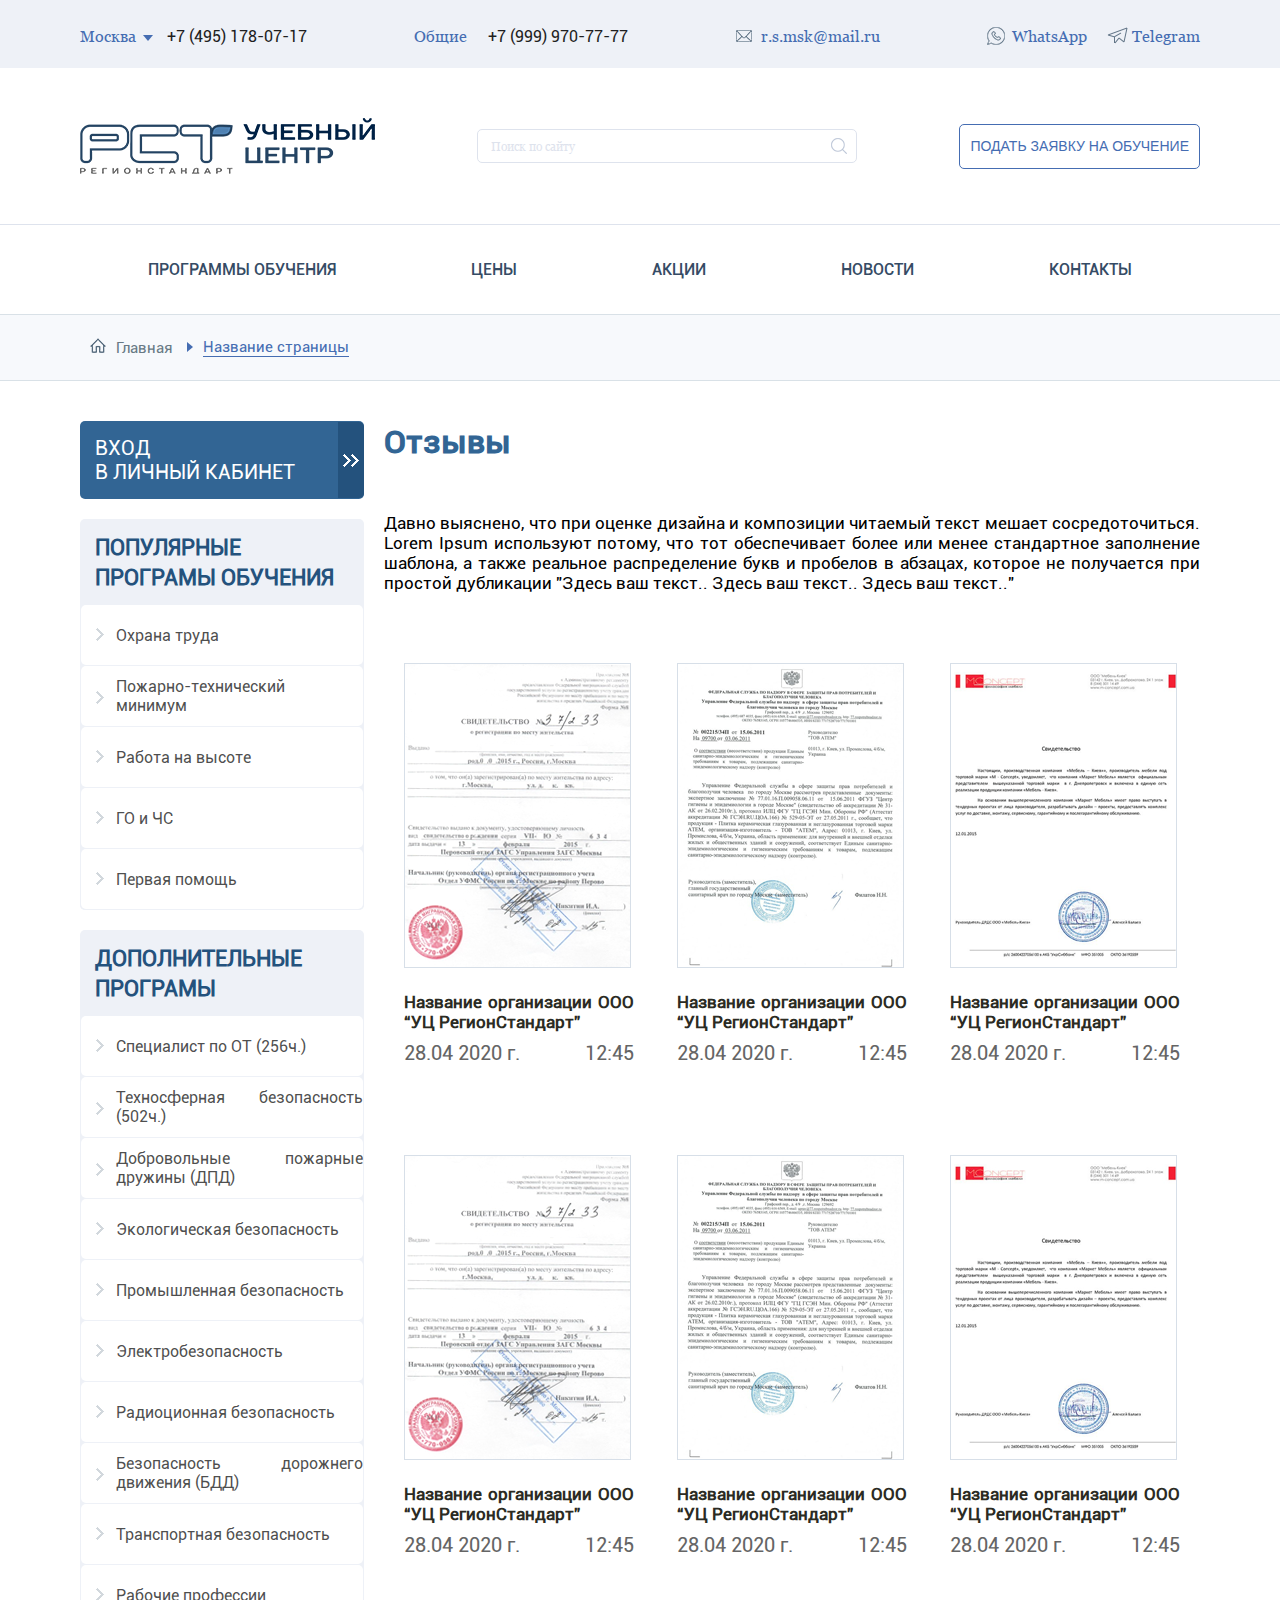
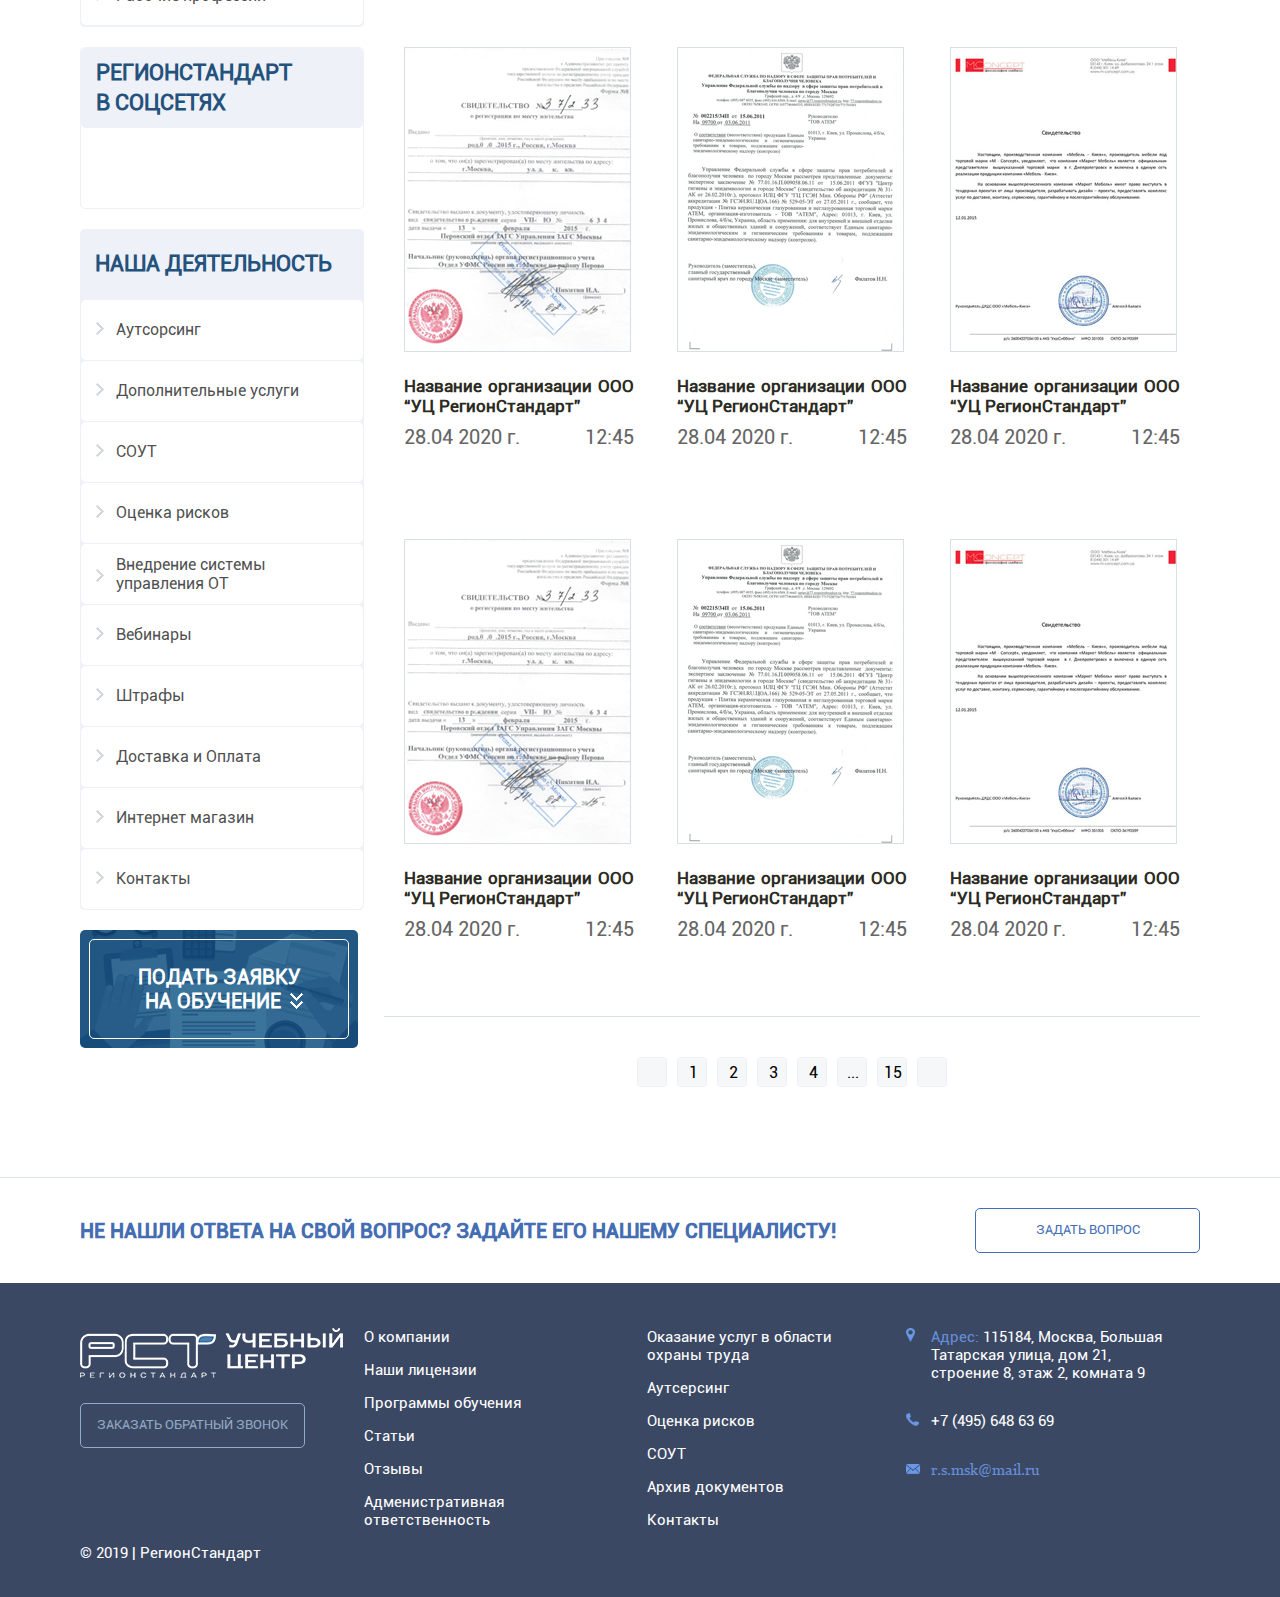
<file: reviews.html>
<!DOCTYPE html>
<html lang="ru">

<head>
    <meta charset="UTF-8">
    <meta name="viewport" content="width=device-width, initial-scale=1.0">
    <meta http-equiv="X-UA-Compatible" content="ie=edge">
    <title>Rst - reviews</title>
    <!-- <link rel="shortcut icon" href="img/favicon.ico" type="image/x-icon"> -->
    <link rel="stylesheet" href="css/uikit.min.css">
    <!-- <link rel="stylesheet" href="https://cdnjs.cloudflare.com/ajax/libs/magnific-popup.js/1.1.0/magnific-popup.min.css"> -->
    <link rel="stylesheet" href="css/style.css">
</head>

<body>
    <!-- header -->
    <header id="header">
        <div class="top__row">
            <div class="conteiner">
                <ul class="top__row-items">
                    <li>
                        <ul class="dropdown__phone">
                            <li class="dropdown__show">
                                <span class="pseudo first">Москва</span>
                                <span><a href="tel:+7(495)178-07-17">+7 (495) 178-07-17</a></span>
                            </li>
                            <li class="dropdown__hide">
                                <span class="pseudo">СПБ</span>
                                <span><a href="tel:+7(812)770-76-79">+7 (812) 770-76-79</a></span>
                            </li>
                        </ul>
                    </li>
                    <li>
                        <span>Общие</span>
                        <span><a href="tel:+7(999)970-77-77 ">+7 (999) 970-77-77 </a></span>
                    </li>
                    <li>
                        <a href="mailto:r.s.msk@mail.ru">r.s.msk@mail.ru</a>
                    </li>
                    <li>
                        <ul class="social">
                            <li>
                                <a href="WhatsApp">WhatsApp</a>
                            </li>
                            <li>
                                <a href="Telegram">Telegram</a>
                            </li>
                        </ul>
                    </li>
                </ul>
            </div>
        </div>
        <div class="center__row">
            <div class="conteiner">
                <div class="logo">
                    <a href="/">
                        <img src="img/logo.png" alt="Сертификационнаяи экспертная организация логотип">
                    </a>
                </div>
                <div class="search">
                    <form>
                        <input type="text" placeholder="Поиск по сайту">
                        <button>
                            <img src="img/icon/search_icon.png" alt="search__icon">
                        </button>
                    </form>
                </div>
                <div class="get_request">
                    <button class="uk-button" data-uk-modal="{target:'#get_request'}">Подать заявку на обучение</button>
                </div>
            </div>
        </div>
        <nav class="conteiner">
            <ul>
                <li><a href="#">Программы обучения</a></li>
                <li><a href="#">Цены</a></li>
                <li><a href="#">Акции</a></li>
                <li><a href="#">Новости</a></li>
                <li><a href="#">Контакты</a></li>
            </ul>
        </nav>
    </header>
    <!-- breadcumps -->
    <div id="breadcumbs">
        <ul class="conteiner">
            <li>
                <a href="#">Главная</a>
            </li>
            <li>
                <a href="#">Название страницы</a>
            </li>
        </ul>
    </div>
    <!-- main -->
    <main>
        <div class="conteiner">
            <div class="left__sidebar">
                <div class="left__sidebar-link cabinet">
                    <a href="#">Вход<br> в личный кабинет</a>
                </div>
                <div class="popular">
                    <h2>Популярные<br> програмы обучения</h2>
                    <ul>
                        <li><a href="#">Охрана труда</a></li>
                        <li><a href="#">Пожарно-технический<br> минимум</a></li>
                        <li><a href="#">Работа на высоте</a></li>
                        <li><a href="#">ГО и ЧС</a></li>
                        <li><a href="#">Первая помощь</a></li>
                    </ul>
                </div>
                <div class="popular additional__programs">
                    <h2>Дополнительные<br> програмы</h2>
                    <ul>
                        <li><a href="#">Специалист по ОТ (256ч.)</a></li>
                        <li><a href="#">Техносферная безопасность (502ч.)</a></li>
                        <li><a href="#">Добровольные пожарные дружины (ДПД)</a></li>
                        <li><a href="#">Экологическая безопасность</a></li>
                        <li><a href="#">Промышленная безопасность</a></li>
                        <li><a href="#">Электробезопасность</a></li>
                        <li><a href="#">Радиоционная безопасность</a></li>
                        <li><a href="#">Безопасность дорожнего движения (БДД)</a></li>
                        <li><a href="#">Транспортная безопасность</a></li>
                        <li><a href="#">Рабочие профессии</a></li>
                    </ul>
                </div>
                <div class="social">
                    <h2>РегионСтандарт<br> в соцсетях</h2>
                    <ul>
                        <li><a href="#"></a></li>
                        <li><a href="#"></a></li>
                        <li><a href="#"></a></li>
                        <li><a href="#"></a></li>
                        <li><a href="#"></a></li>
                    </ul>
                </div>
                <div class="our__activity">
                    <h2>Наша деятельность</h2>
                    <ul>
                        <li><a href="#">Аутсорсинг</a></li>
                        <li><a href="#">Дополнительные услуги</a></li>
                        <li><a href="#">СОУТ</a></li>
                        <li><a href="#">Оценка рисков</a></li>
                        <li><a href="#">Внедрение системы<br> управления ОТ</a></li>
                        <li><a href="#">Вебинары</a></li>
                        <li><a href="#">Штрафы</a></li>
                        <li><a href="#">Доставка и Оплата</a></li>
                        <li><a href="#">Интернет магазин</a></li>
                        <li><a href="#">Контакты</a></li>
                    </ul>
                </div>
                <div class="apply__education">
                    <a href="#get_request" data-uk-modal>Подать заявку<br><span>на обучение</span></a>
                </div>
            </div>
            <div class="content">
                <section id="reviews">
                    <div class="head">
                        <h1>Отзывы</h1>
                        <div class="description">
                            <p>
                                Давно выяснено, что при оценке дизайна и композиции читаемый текст мешает
                                сосредоточиться. Lorem Ipsum используют потому, что тот обеспечивает более или менее
                                стандартное заполнение шаблона, а также реальное распределение букв и пробелов в
                                абзацах, которое не получается при простой дубликации "Здесь ваш текст.. Здесь ваш
                                текст.. Здесь ваш текст.."
                            </p>
                        </div>
                    </div>
                    <div class="reviews__items">
                        <div class="item">
                            <div class="img">
                                <a href="img/content/reviews/img1.png" data-uk-lightbox="{group:'group-1'}"
                                    title="Название организации ООО “УЦ РегионСтандарт”">
                                    <img src="img/content/reviews/img1.png">
                                </a>
                            </div>
                            <div class="item__description">
                                <p>Название организации ООО “УЦ РегионСтандарт”</p>
                                <p><span>28.04 2020 г.</span><span>12:45</span></p>
                            </div>
                        </div>
                        <div class="item">
                            <div class="img">
                                <a href="img/content/reviews/img2.png" data-uk-lightbox="{group:'group-1'}"
                                    title="Название организации ООО “УЦ РегионСтандарт”">
                                    <img src="img/content/reviews/img2.png">
                                </a>
                            </div>
                            <div class="item__description">
                                <p>Название организации ООО “УЦ РегионСтандарт”</p>
                                <p><span>28.04 2020 г.</span><span>12:45</span></p>
                            </div>
                        </div>
                        <div class="item">
                            <div class="img">
                                <a href="img/content/reviews/img3.png" data-uk-lightbox="{group:'group-1'}"
                                    title="Название организации ООО “УЦ РегионСтандарт”">
                                    <img src="img/content/reviews/img3.png">
                                </a>
                            </div>
                            <div class="item__description">
                                <p>Название организации ООО “УЦ РегионСтандарт”</p>
                                <p><span>28.04 2020 г.</span><span>12:45</span></p>
                            </div>
                        </div>
                        <div class="item">
                            <div class="img">
                                <a href="img/content/reviews/img1.png" data-uk-lightbox="{group:'group-1'}"
                                    title="Название организации ООО “УЦ РегионСтандарт”">
                                    <img src="img/content/reviews/img1.png">
                                </a>
                            </div>
                            <div class="item__description">
                                <p>Название организации ООО “УЦ РегионСтандарт”</p>
                                <p><span>28.04 2020 г.</span><span>12:45</span></p>
                            </div>
                        </div>
                        <div class="item">
                            <div class="img">
                                <a href="img/content/reviews/img2.png" data-uk-lightbox="{group:'group-1'}"
                                    title="Название организации ООО “УЦ РегионСтандарт”">
                                    <img src="img/content/reviews/img2.png">
                                </a>
                            </div>
                            <div class="item__description">
                                <p>Название организации ООО “УЦ РегионСтандарт”</p>
                                <p><span>28.04 2020 г.</span><span>12:45</span></p>
                            </div>
                        </div>
                        <div class="item">
                            <div class="img">
                                <a href="img/content/reviews/img3.png" data-uk-lightbox="{group:'group-1'}"
                                    title="Название организации ООО “УЦ РегионСтандарт”">
                                    <img src="img/content/reviews/img3.png">
                                </a>
                            </div>
                            <div class="item__description">
                                <p>Название организации ООО “УЦ РегионСтандарт”</p>
                                <p><span>28.04 2020 г.</span><span>12:45</span></p>
                            </div>
                        </div>
                        <div class="item">
                            <div class="img">
                                <a href="img/content/reviews/img1.png" data-uk-lightbox="{group:'group-1'}"
                                    title="Название организации ООО “УЦ РегионСтандарт”">
                                    <img src="img/content/reviews/img1.png">
                                </a>
                            </div>
                            <div class="item__description">
                                <p>Название организации ООО “УЦ РегионСтандарт”</p>
                                <p><span>28.04 2020 г.</span><span>12:45</span></p>
                            </div>
                        </div>
                        <div class="item">
                            <div class="img">
                                <a href="img/content/reviews/img2.png" data-uk-lightbox="{group:'group-1'}"
                                    title="Название организации ООО “УЦ РегионСтандарт”">
                                    <img src="img/content/reviews/img2.png">
                                </a>
                            </div>
                            <div class="item__description">
                                <p>Название организации ООО “УЦ РегионСтандарт”</p>
                                <p><span>28.04 2020 г.</span><span>12:45</span></p>
                            </div>
                        </div>
                        <div class="item">
                            <div class="img">
                                <a href="img/content/reviews/img3.png" data-uk-lightbox="{group:'group-1'}"
                                    title="Название организации ООО “УЦ РегионСтандарт”">
                                    <img src="img/content/reviews/img3.png">
                                </a>
                            </div>
                            <div class="item__description">
                                <p>Название организации ООО “УЦ РегионСтандарт”</p>
                                <p><span>28.04 2020 г.</span><span>12:45</span></p>
                            </div>
                        </div>
                        <div class="item">
                            <div class="img">
                                <a href="img/content/reviews/img1.png" data-uk-lightbox="{group:'group-1'}"
                                    title="Название организации ООО “УЦ РегионСтандарт”">
                                    <img src="img/content/reviews/img1.png">
                                </a>
                            </div>
                            <div class="item__description">
                                <p>Название организации ООО “УЦ РегионСтандарт”</p>
                                <p><span>28.04 2020 г.</span><span>12:45</span></p>
                            </div>
                        </div>
                        <div class="item">
                            <div class="img">
                                <a href="img/content/reviews/img2.png" data-uk-lightbox="{group:'group-1'}"
                                    title="Название организации ООО “УЦ РегионСтандарт”">
                                    <img src="img/content/reviews/img2.png">
                                </a>
                            </div>
                            <div class="item__description">
                                <p>Название организации ООО “УЦ РегионСтандарт”</p>
                                <p><span>28.04 2020 г.</span><span>12:45</span></p>
                            </div>
                        </div>
                        <div class="item">
                            <div class="img">
                                <a href="img/content/reviews/img3.png" data-uk-lightbox="{group:'group-1'}"
                                    title="Название организации ООО “УЦ РегионСтандарт”">
                                    <img src="img/content/reviews/img3.png">
                                </a>
                            </div>
                            <div class="item__description">
                                <p>Название организации ООО “УЦ РегионСтандарт”</p>
                                <p><span>28.04 2020 г.</span><span>12:45</span></p>
                            </div>
                        </div>
                    </div>
                    <div id="pagination">
                        <ul>
                            <li><a href="#"></a></li>
                            <li><a href="#" aria-current="page">1</a></li>
                            <li><a href="#">2</a></li>
                            <li><a href="#">3</a></li>
                            <li><a href="#">4</a></li>
                            <li><a href="#">...</a></li>
                            <li><a href="#">15</a></li>
                            <li><a href="#"></a></li>
                        </ul>
                    </div>
                </section>
            </div>
        </div>
    </main>
    <!-- footer  -->
    <footer>
        <div class="footer__top-row">
            <div class="conteiner">
                <p>Не нашли ответа на свой вопрос? Задайте его нашему специалисту!</p>
                <a href="#question" data-uk-modal>Задать вопрос</a>
            </div>
        </div>
        <div class="footer__bootom-row">
            <div class="footer__items conteiner">
                <div class="item logo">
                    <img src="img/logo_footer.png" alt="Сертификационнаяи экспертная организация логотип">
                    <a href="#apply__education" data-uk-modal>Заказать обратный звонок</a>
                </div>
                <div class="item">
                    <ul>
                        <li><a href="#">О компании</a></li>
                        <li><a href="#">Наши лицензии</a></li>
                        <li><a href="#">Программы обучения</a></li>
                        <li><a href="#">Статьи</a></li>
                        <li><a href="#">Отзывы</a></li>
                        <li><a href="#">Адменистративная ответственность</a></li>
                    </ul>
                </div>
                <div class="item">
                    <ul>
                        <li><a href="#">Оказание услуг в области охраны труда</a></li>
                        <li><a href="#">Аутсерсинг</a></li>
                        <li><a href="#">Оценка рисков</a></li>
                        <li><a href="#">СОУТ</a></li>
                        <li><a href="#">Архив документов</a></li>
                        <li><a href="#">Контакты</a></li>
                    </ul>
                </div>
                <div class="item">
                    <ul>
                        <li class="adress">
                            <address>
                                <span>Адрес:</span> 115184, Москва, Большая Татарская улица, дом 21, строение 8, этаж
                                2, комната 9
                            </address>
                        </li>
                        <li class="phone">
                            <a href="tel:+7(495)648-63-69">+7 (495) 648 63 69</a>
                            <ul class="social">
                                <li><a href="#"></a></li>
                                <li><a href="#"></a></li>
                                <li><a href="#"></a></li>
                            </ul>
                        </li>
                        <li class="mail">
                            <a href="mailto:r.s.msk@mail.ru">r.s.msk@mail.ru</a>
                            <ul class="social">
                                <li><a href="#"></a></li>
                                <li><a href="#"></a></li>
                                <li><a href="#"></a></li>
                                <li><a href="#"></a></li>
                                <li><a href="#"></a></li>
                            </ul>
                        </li>
                    </ul>
                </div>
            </div>
            <div class="signature conteiner">
                <p>© 2019 | РегионСтандарт</p>
            </div>
        </div>
    </footer>

    <!-- modal -->
    <div id="get_request" class="uk-modal">
        <div class="uk-modal-dialog">
            <div class="header">
                <h3>Подать заявку на обучение</h3>
                <span class="close__btn uk-modal-close"></span>
            </div>
            <div class="modal__body">
                <form>
                    <input type="text" placeholder="Имя:*">
                    <input type="tel" placeholder="Телефон:*">
                    <input type="email" placeholder="E-mail:*">
                    <p><span>*</span> - Обязательные поля для заполнения</p>
                    <p class="text">Нажимая на кнопку, вы принимаете Положение и Согласие на обработку персональных
                        даных.</p>
                    <input type="submit" value="Отправить">
                </form>
            </div>
        </div>
    </div>

    <div id="question" class="uk-modal">
        <div class="uk-modal-dialog">
            <div class="header">
                <h3>задать вопрос</h3>
                <span class="close__btn uk-modal-close"></span>
            </div>
            <div class="modal__body">
                <form>
                    <input type="text" placeholder="Имя:*">
                    <input type="tel" placeholder="Телефон:*">
                    <input type="email" placeholder="E-mail:*">
                    <p><span>*</span> - Обязательные поля для заполнения</p>
                    <p class="text">Нажимая на кнопку, вы принимаете Положение и Согласие на обработку персональных
                        даных.</p>
                    <input type="submit" value="Отправить">
                </form>
            </div>
        </div>
    </div>

    <div id="apply__education" class="uk-modal">
        <div class="uk-modal-dialog">
            <div class="header">
                <h3>заказать обратный звонок</h3>
                <span class="close__btn uk-modal-close"></span>
            </div>
            <div class="modal__body">
                <form>
                    <input type="text" placeholder="Имя:*">
                    <input type="tel" placeholder="Телефон:*">
                    <input type="email" placeholder="E-mail:*">
                    <p><span>*</span> - Обязательные поля для заполнения</p>
                    <p class="text">Нажимая на кнопку, вы принимаете Положение и Согласие на обработку персональных
                        даных.</p>
                    <input type="submit" value="Отправить">
                </form>
            </div>
        </div>
    </div>


    <script src="js/jquery/jquery.min.js"></script>
    <script src="js/uikit.min.js"></script>
    <script src="js/lightbox.min.js"></script>
    <!-- <script src="https://cdnjs.cloudflare.com/ajax/libs/magnific-popup.js/1.1.0/jquery.magnific-popup.min.js"></script> -->
    <script src="js/main.js"></script>
</body>

</html>
</file>
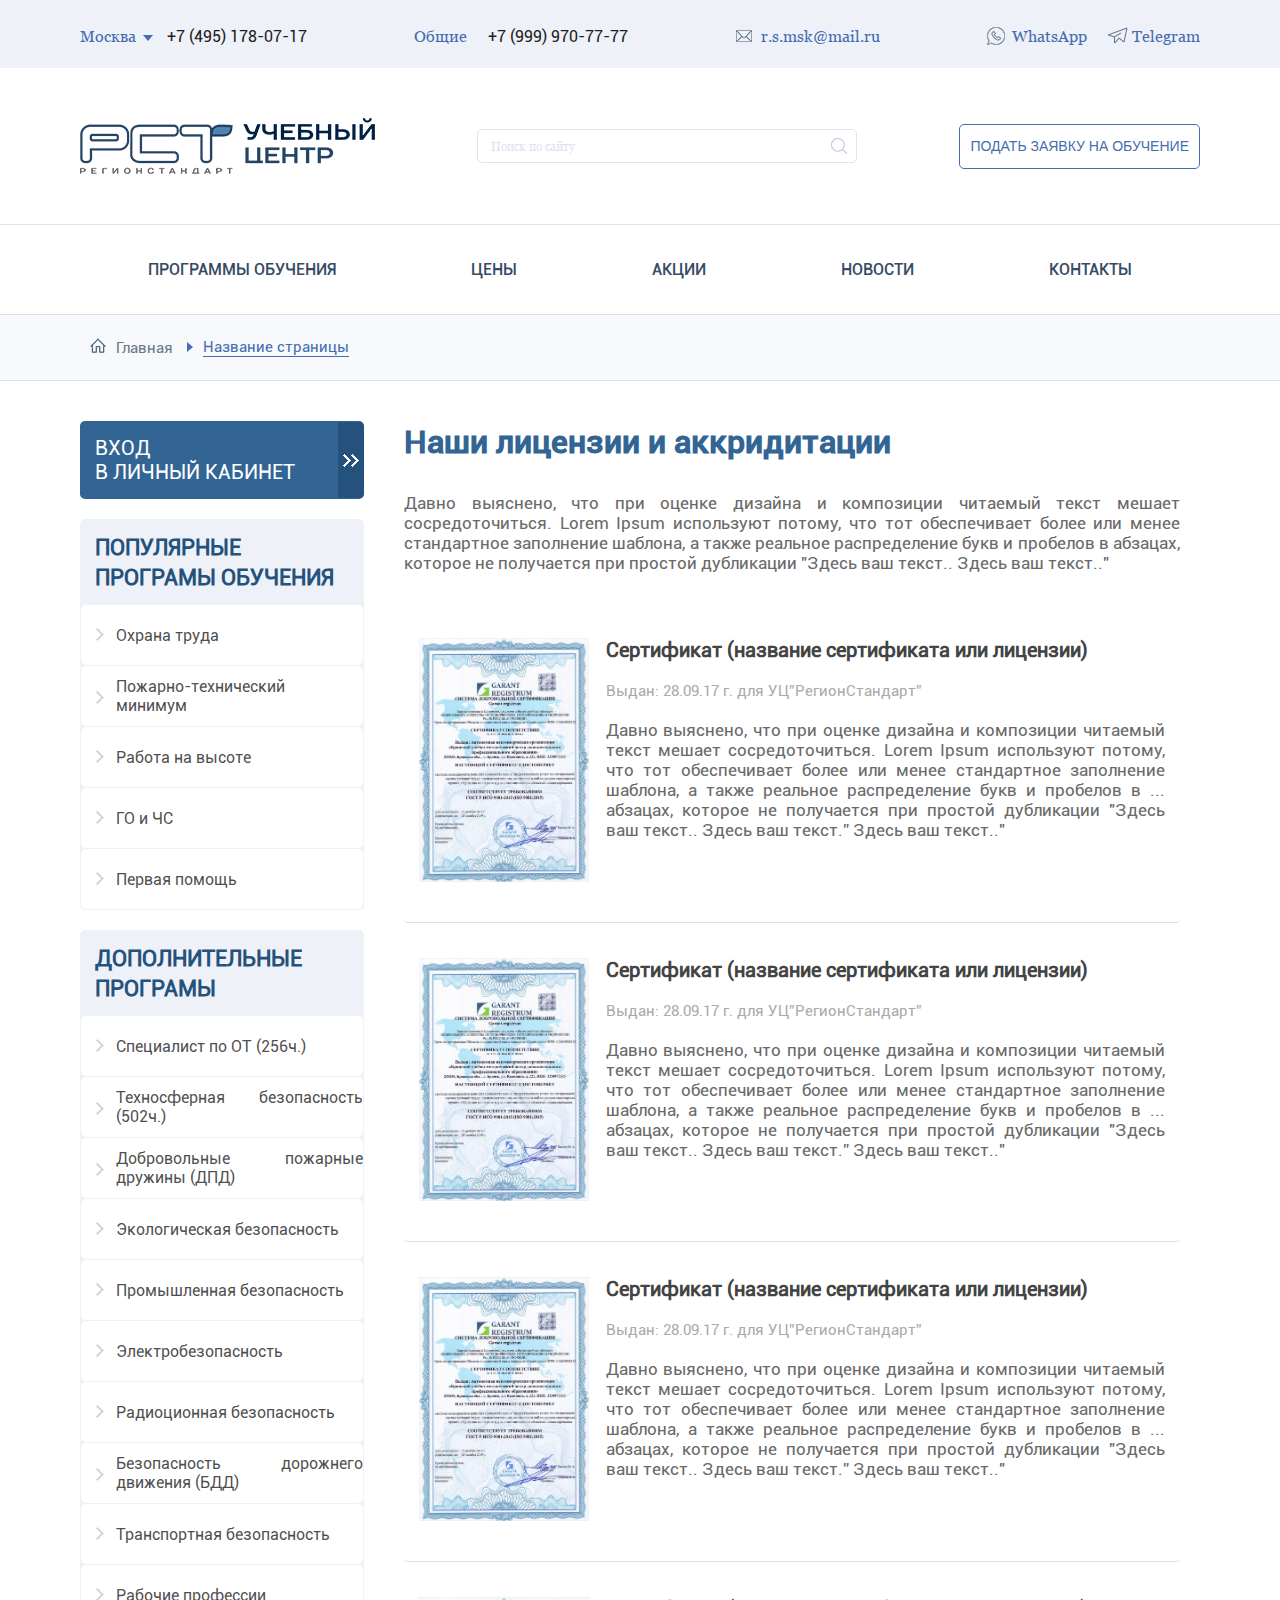
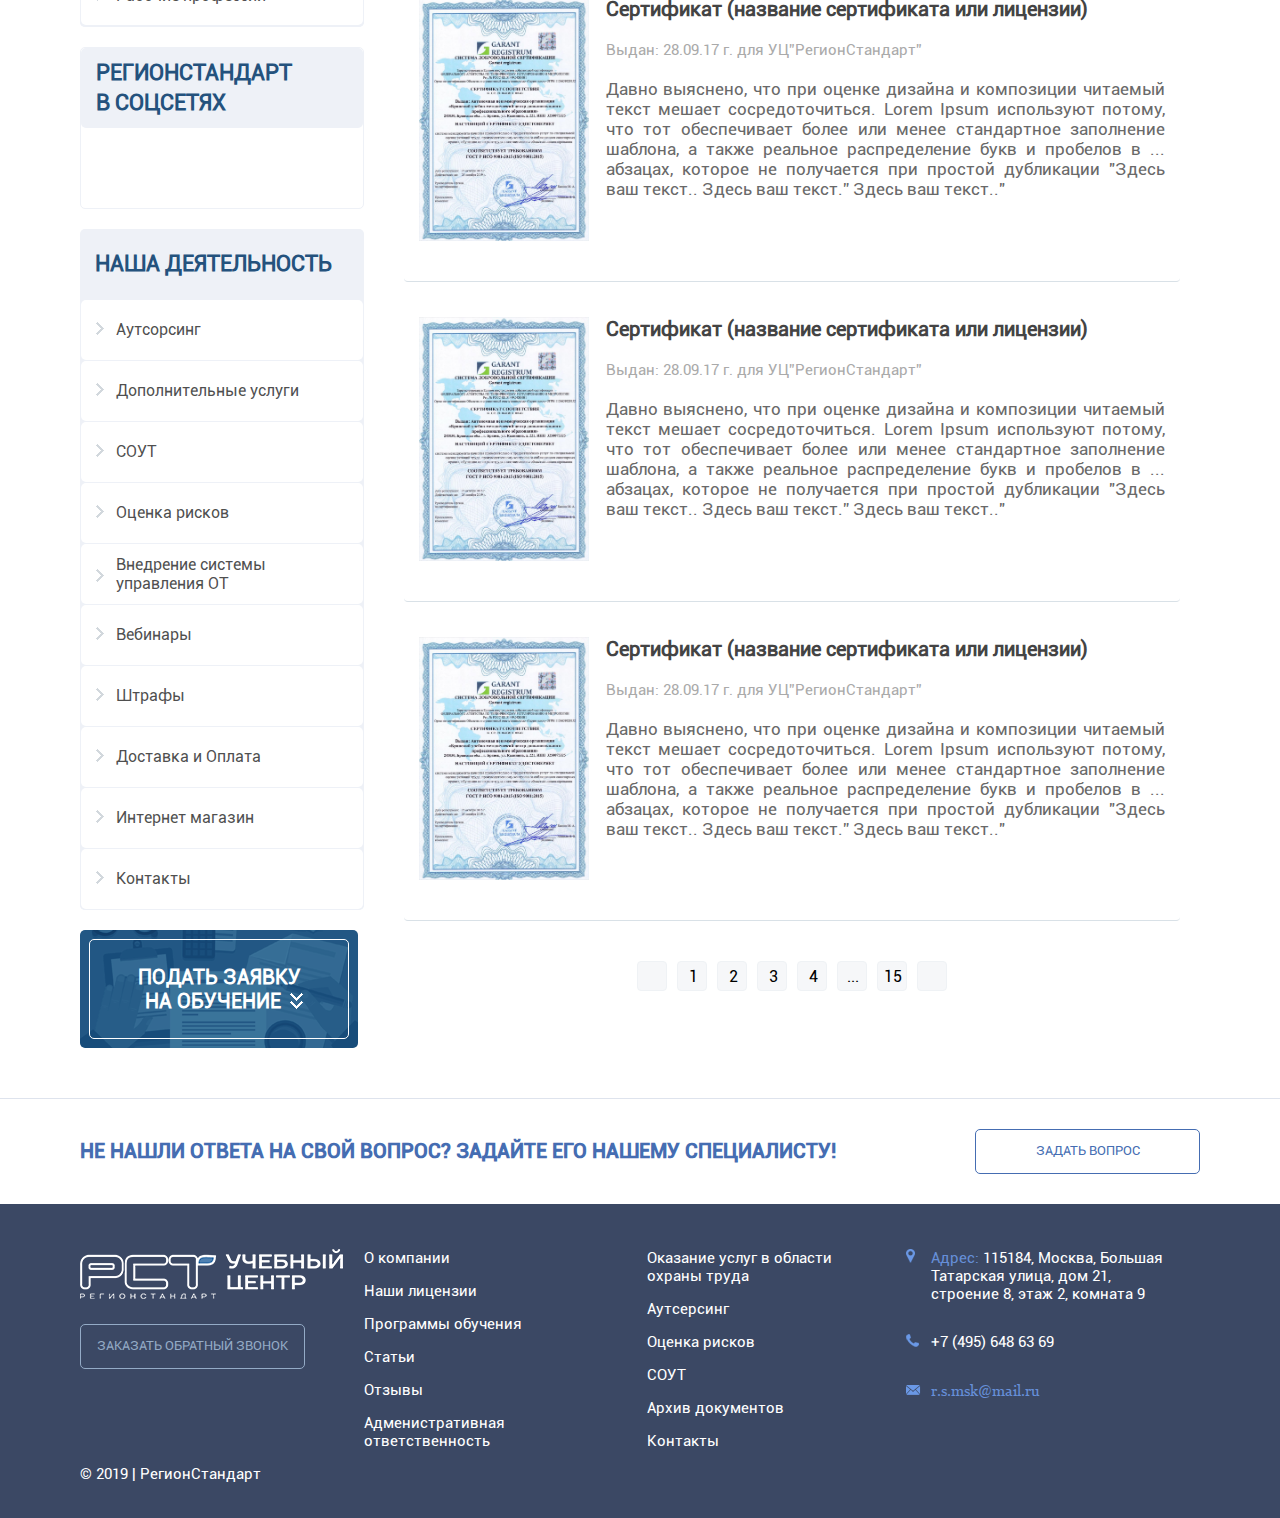
<file: sertificates.html>
<!DOCTYPE html>
<html lang="ru">

<head>
    <meta charset="UTF-8">
    <meta name="viewport" content="width=device-width, initial-scale=1.0">
    <meta http-equiv="X-UA-Compatible" content="ie=edge">
    <title>Rst - certificates</title>
    <!-- <link rel="shortcut icon" href="img/favicon.ico" type="image/x-icon"> -->
    <link rel="stylesheet" href="css/uikit.min.css">
    <link rel="stylesheet" href="css/style.css">
</head>

<body>
    <!-- header -->
    <header id="header">
        <div class="top__row">
            <div class="conteiner">
                <ul class="top__row-items">
                    <li>
                        <ul class="dropdown__phone">
                            <li class="dropdown__show">
                                <span class="pseudo first">Москва</span>
                                <span><a href="tel:+7(495)178-07-17">+7 (495) 178-07-17</a></span>
                            </li>
                            <li class="dropdown__hide">
                                <span class="pseudo">СПБ</span>
                                <span><a href="tel:+7(812)770-76-79">+7 (812) 770-76-79</a></span>
                            </li>
                        </ul>
                    </li>
                    <li>
                        <span>Общие</span>
                        <span><a href="tel:+7(999)970-77-77 ">+7 (999) 970-77-77 </a></span>
                    </li>
                    <li>
                        <a href="mailto:r.s.msk@mail.ru">r.s.msk@mail.ru</a>
                    </li>
                    <li>
                        <ul class="social">
                            <li>
                                <a href="WhatsApp">WhatsApp</a>
                            </li>
                            <li>
                                <a href="Telegram">Telegram</a>
                            </li>
                        </ul>
                    </li>
                </ul>
            </div>
        </div>
        <div class="center__row">
            <div class="conteiner">
                <div class="logo">
                    <a href="/">
                        <img src="img/logo.png" alt="Сертификационнаяи экспертная организация логотип">
                    </a>
                </div>
                <div class="search">
                    <form>
                        <input type="text" placeholder="Поиск по сайту">
                        <button>
                            <img src="img/icon/search_icon.png" alt="search__icon">
                        </button>
                    </form>
                </div>
                <div class="get_request">
                    <button class="uk-button" data-uk-modal="{target:'#get_request'}">Подать заявку на обучение</button>
                </div>
            </div>
        </div>
        <nav class="conteiner">
            <ul>
                <li><a href="#">Программы обучения</a></li>
                <li><a href="#">Цены</a></li>
                <li><a href="#">Акции</a></li>
                <li><a href="#">Новости</a></li>
                <li><a href="#">Контакты</a></li>
            </ul>
        </nav>
    </header>
    <!-- breadcumps -->
    <div id="breadcumbs">
        <ul class="conteiner">
            <li>
                <a href="#">Главная</a>
            </li>
            <li>
                <a href="#">Название страницы</a>
            </li>
        </ul>
    </div>
    <!-- main -->
    <main>
        <div class="conteiner">
            <div class="left__sidebar">
                <div class="left__sidebar-link cabinet">
                    <a href="#">Вход<br> в личный кабинет</a>
                </div>
                <div class="popular">
                    <h2>Популярные<br> програмы обучения</h2>
                    <ul>
                        <li><a href="#">Охрана труда</a></li>
                        <li><a href="#">Пожарно-технический<br> минимум</a></li>
                        <li><a href="#">Работа на высоте</a></li>
                        <li><a href="#">ГО и ЧС</a></li>
                        <li><a href="#">Первая помощь</a></li>
                    </ul>
                </div>
                <div class="popular additional__programs">
                    <h2>Дополнительные<br> програмы</h2>
                    <ul>
                        <li><a href="#">Специалист по ОТ (256ч.)</a></li>
                        <li><a href="#">Техносферная безопасность (502ч.)</a></li>
                        <li><a href="#">Добровольные пожарные дружины (ДПД)</a></li>
                        <li><a href="#">Экологическая безопасность</a></li>
                        <li><a href="#">Промышленная безопасность</a></li>
                        <li><a href="#">Электробезопасность</a></li>
                        <li><a href="#">Радиоционная безопасность</a></li>
                        <li><a href="#">Безопасность дорожнего движения (БДД)</a></li>
                        <li><a href="#">Транспортная безопасность</a></li>
                        <li><a href="#">Рабочие профессии</a></li>
                    </ul>
                </div>
                <div class="social">
                    <h2>РегионСтандарт<br> в соцсетях</h2>
                    <ul>
                        <li><a href="#"></a></li>
                        <li><a href="#"></a></li>
                        <li><a href="#"></a></li>
                        <li><a href="#"></a></li>
                        <li><a href="#"></a></li>
                    </ul>
                </div>
                <div class="our__activity">
                    <h2>Наша деятельность</h2>
                    <ul>
                        <li><a href="#">Аутсорсинг</a></li>
                        <li><a href="#">Дополнительные услуги</a></li>
                        <li><a href="#">СОУТ</a></li>
                        <li><a href="#">Оценка рисков</a></li>
                        <li><a href="#">Внедрение системы<br> управления ОТ</a></li>
                        <li><a href="#">Вебинары</a></li>
                        <li><a href="#">Штрафы</a></li>
                        <li><a href="#">Доставка и Оплата</a></li>
                        <li><a href="#">Интернет магазин</a></li>
                        <li><a href="#">Контакты</a></li>
                    </ul>
                </div>
                <div class="apply__education">
                    <a href="#get_request" data-uk-modal>Подать заявку<br><span>на обучение</span></a>
                </div>
            </div>
            <div class="content">
                <section id="certificates">
                    <div class="head">
                        <h1>Наши лицензии и аккридитации</h1>
                        <p>Давно выяснено, что при оценке дизайна и композиции читаемый текст мешает сосредоточиться.
                            Lorem
                            Ipsum используют потому, что тот обеспечивает более или менее стандартное заполнение
                            шаблона, а
                            также реальное распределение букв и пробелов в абзацах, которое не получается при простой
                            дубликации "Здесь ваш текст.. Здесь ваш текст.."
                        </p>
                    </div>
                    <div class="catalog__certificates-items">
                        <div class="item">
                            <div class="flex">
                                <div class="item__img">
                                    <a href="img/content/sertificat/original_size.jpg"
                                        data-uk-lightbox="{group:'group-1'}"
                                        title="Название организации ООО “УЦ РегионСтандарт”">
                                        <img src="img/content/sertificat/original_size.jpg" alt="статья1">
                                    </a>
                                </div>
                                <div class="item__description">
                                    <p>Сертификат (название сертификата или лицензии)</p>
                                    <div class="description_text">
                                        <div class="date">
                                            <p>Выдан: 28.09.17 г. для УЦ”РегионСтандарт”</p>
                                        </div>
                                        <p>
                                            Давно выяснено, что при оценке дизайна и композиции читаемый текст мешает
                                            сосредоточиться. Lorem Ipsum используют потому, что тот обеспечивает более
                                            или менее стандартное заполнение шаблона, а также реальное распределение
                                            букв и пробелов в ... абзацах, которое не получается при простой дубликации
                                            "Здесь ваш текст.. Здесь ваш текст.” Здесь ваш текст.."
                                        </p>
                                    </div>
                                </div>
                            </div>
                        </div>
                        <div class="item">
                            <div class="flex">
                                <div class="item__img">
                                    <a href="img/content/sertificat/original_size.jpg"
                                        data-uk-lightbox="{group:'group-1'}"
                                        title="Название организации ООО “УЦ РегионСтандарт”">
                                        <img src="img/content/sertificat/original_size.jpg" alt="статья1">
                                    </a>
                                </div>
                                <div class="item__description">
                                    <p>Сертификат (название сертификата или лицензии)</p>
                                    <div class="description_text">
                                        <div class="date">
                                            <p>Выдан: 28.09.17 г. для УЦ”РегионСтандарт”</p>
                                        </div>
                                        <p>
                                            Давно выяснено, что при оценке дизайна и композиции читаемый текст мешает
                                            сосредоточиться. Lorem Ipsum используют потому, что тот обеспечивает более
                                            или менее стандартное заполнение шаблона, а также реальное распределение
                                            букв и пробелов в ... абзацах, которое не получается при простой дубликации
                                            "Здесь ваш текст.. Здесь ваш текст.” Здесь ваш текст.."
                                        </p>
                                    </div>
                                </div>
                            </div>
                        </div>
                        <div class="item">
                            <div class="flex">
                                <div class="item__img">
                                    <a href="img/content/sertificat/original_size.jpg"
                                        data-uk-lightbox="{group:'group-1'}"
                                        title="Название организации ООО “УЦ РегионСтандарт”">
                                        <img src="img/content/sertificat/original_size.jpg" alt="статья1">
                                    </a>
                                </div>
                                <div class="item__description">
                                    <p>Сертификат (название сертификата или лицензии)</p>
                                    <div class="description_text">
                                        <div class="date">
                                            <p>Выдан: 28.09.17 г. для УЦ”РегионСтандарт”</p>
                                        </div>
                                        <p>
                                            Давно выяснено, что при оценке дизайна и композиции читаемый текст мешает
                                            сосредоточиться. Lorem Ipsum используют потому, что тот обеспечивает более
                                            или менее стандартное заполнение шаблона, а также реальное распределение
                                            букв и пробелов в ... абзацах, которое не получается при простой дубликации
                                            "Здесь ваш текст.. Здесь ваш текст.” Здесь ваш текст.."
                                        </p>
                                    </div>
                                </div>
                            </div>
                        </div>
                        <div class="item">
                            <div class="flex">
                                <div class="item__img">
                                    <a href="img/content/sertificat/original_size.jpg"
                                        data-uk-lightbox="{group:'group-1'}"
                                        title="Название организации ООО “УЦ РегионСтандарт”">
                                        <img src="img/content/sertificat/original_size.jpg" alt="статья1">
                                    </a>
                                </div>
                                <div class="item__description">
                                    <p>Сертификат (название сертификата или лицензии)</p>
                                    <div class="description_text">
                                        <div class="date">
                                            <p>Выдан: 28.09.17 г. для УЦ”РегионСтандарт”</p>
                                        </div>
                                        <p>
                                            Давно выяснено, что при оценке дизайна и композиции читаемый текст мешает
                                            сосредоточиться. Lorem Ipsum используют потому, что тот обеспечивает более
                                            или менее стандартное заполнение шаблона, а также реальное распределение
                                            букв и пробелов в ... абзацах, которое не получается при простой дубликации
                                            "Здесь ваш текст.. Здесь ваш текст.” Здесь ваш текст.."
                                        </p>
                                    </div>
                                </div>
                            </div>
                        </div>
                        <div class="item">
                            <div class="flex">
                                <div class="item__img">
                                    <a href="img/content/sertificat/original_size.jpg"
                                        data-uk-lightbox="{group:'group-1'}"
                                        title="Название организации ООО “УЦ РегионСтандарт”">
                                        <img src="img/content/sertificat/original_size.jpg" alt="статья1">
                                    </a>
                                </div>
                                <div class="item__description">
                                    <p>Сертификат (название сертификата или лицензии)</p>
                                    <div class="description_text">
                                        <div class="date">
                                            <p>Выдан: 28.09.17 г. для УЦ”РегионСтандарт”</p>
                                        </div>
                                        <p>
                                            Давно выяснено, что при оценке дизайна и композиции читаемый текст мешает
                                            сосредоточиться. Lorem Ipsum используют потому, что тот обеспечивает более
                                            или менее стандартное заполнение шаблона, а также реальное распределение
                                            букв и пробелов в ... абзацах, которое не получается при простой дубликации
                                            "Здесь ваш текст.. Здесь ваш текст.” Здесь ваш текст.."
                                        </p>
                                    </div>
                                </div>
                            </div>
                        </div>
                        <div class="item">
                            <div class="flex">
                                <div class="item__img">
                                    <a href="img/content/sertificat/original_size.jpg"
                                        data-uk-lightbox="{group:'group-1'}"
                                        title="Название организации ООО “УЦ РегионСтандарт”">
                                        <img src="img/content/sertificat/original_size.jpg" alt="статья1">
                                    </a>
                                </div>
                                <div class="item__description">
                                    <p>Сертификат (название сертификата или лицензии)</p>
                                    <div class="description_text">
                                        <div class="date">
                                            <p>Выдан: 28.09.17 г. для УЦ”РегионСтандарт”</p>
                                        </div>
                                        <p>
                                            Давно выяснено, что при оценке дизайна и композиции читаемый текст мешает
                                            сосредоточиться. Lorem Ipsum используют потому, что тот обеспечивает более
                                            или менее стандартное заполнение шаблона, а также реальное распределение
                                            букв и пробелов в ... абзацах, которое не получается при простой дубликации
                                            "Здесь ваш текст.. Здесь ваш текст.” Здесь ваш текст.."
                                        </p>
                                    </div>
                                </div>
                            </div>
                        </div>
                    </div>
                    <div id="pagination">
                        <ul>
                            <li><a href="#"></a></li>
                            <li><a href="#" aria-current="page">1</a></li>
                            <li><a href="#">2</a></li>
                            <li><a href="#">3</a></li>
                            <li><a href="#">4</a></li>
                            <li><a href="#">...</a></li>
                            <li><a href="#">15</a></li>
                            <li><a href="#"></a></li>
                        </ul>
                    </div>
                </section>
            </div>
        </div>
    </main>
    <!-- footer  -->
    <footer>
        <div class="footer__top-row">
            <div class="conteiner">
                <p>Не нашли ответа на свой вопрос? Задайте его нашему специалисту!</p>
                <a href="#question" data-uk-modal>Задать вопрос</a>
            </div>
        </div>
        <div class="footer__bootom-row">
            <div class="footer__items conteiner">
                <div class="item logo">
                    <img src="img/logo_footer.png" alt="Сертификационнаяи экспертная организация логотип">
                    <a href="#apply__education" data-uk-modal>Заказать обратный звонок</a>
                </div>
                <div class="item">
                    <ul>
                        <li><a href="#">О компании</a></li>
                        <li><a href="#">Наши лицензии</a></li>
                        <li><a href="#">Программы обучения</a></li>
                        <li><a href="#">Статьи</a></li>
                        <li><a href="#">Отзывы</a></li>
                        <li><a href="#">Адменистративная ответственность</a></li>
                    </ul>
                </div>
                <div class="item">
                    <ul>
                        <li><a href="#">Оказание услуг в области охраны труда</a></li>
                        <li><a href="#">Аутсерсинг</a></li>
                        <li><a href="#">Оценка рисков</a></li>
                        <li><a href="#">СОУТ</a></li>
                        <li><a href="#">Архив документов</a></li>
                        <li><a href="#">Контакты</a></li>
                    </ul>
                </div>
                <div class="item">
                    <ul>
                        <li class="adress">
                            <address>
                                <span>Адрес:</span> 115184, Москва, Большая Татарская улица, дом 21, строение 8, этаж
                                2, комната 9
                            </address>
                        </li>
                        <li class="phone">
                            <a href="tel:+7(495)648-63-69">+7 (495) 648 63 69</a>
                            <ul class="social">
                                <li><a href="#"></a></li>
                                <li><a href="#"></a></li>
                                <li><a href="#"></a></li>
                            </ul>
                        </li>
                        <li class="mail">
                            <a href="mailto:r.s.msk@mail.ru">r.s.msk@mail.ru</a>
                            <ul class="social">
                                <li><a href="#"></a></li>
                                <li><a href="#"></a></li>
                                <li><a href="#"></a></li>
                                <li><a href="#"></a></li>
                                <li><a href="#"></a></li>
                            </ul>
                        </li>
                    </ul>
                </div>
            </div>
            <div class="signature conteiner">
                <p>© 2019 | РегионСтандарт</p>
            </div>
        </div>
    </footer>
    <!-- modal -->
    <div id="get_request" class="uk-modal">
        <div class="uk-modal-dialog">
            <div class="header">
                <h3>Подать заявку на обучение</h3>
                <span class="close__btn uk-modal-close"></span>
            </div>
            <div class="modal__body">
                <form>
                    <input type="text" placeholder="Имя:*">
                    <input type="tel" placeholder="Телефон:*">
                    <input type="email" placeholder="E-mail:*">
                    <p><span>*</span> - Обязательные поля для заполнения</p>
                    <p class="text">Нажимая на кнопку, вы принимаете Положение и Согласие на обработку персональных
                        даных.</p>
                    <input type="submit" value="Отправить">
                </form>
            </div>
        </div>
    </div>

    <div id="question" class="uk-modal">
        <div class="uk-modal-dialog">
            <div class="header">
                <h3>задать вопрос</h3>
                <span class="close__btn uk-modal-close"></span>
            </div>
            <div class="modal__body">
                <form>
                    <input type="text" placeholder="Имя:*">
                    <input type="tel" placeholder="Телефон:*">
                    <input type="email" placeholder="E-mail:*">
                    <p><span>*</span> - Обязательные поля для заполнения</p>
                    <p class="text">Нажимая на кнопку, вы принимаете Положение и Согласие на обработку персональных
                        даных.</p>
                    <input type="submit" value="Отправить">
                </form>
            </div>
        </div>
    </div>

    <div id="apply__education" class="uk-modal">
        <div class="uk-modal-dialog">
            <div class="header">
                <h3>заказать обратный звонок</h3>
                <span class="close__btn uk-modal-close"></span>
            </div>
            <div class="modal__body">
                <form>
                    <input type="text" placeholder="Имя:*">
                    <input type="tel" placeholder="Телефон:*">
                    <input type="email" placeholder="E-mail:*">
                    <p><span>*</span> - Обязательные поля для заполнения</p>
                    <p class="text">Нажимая на кнопку, вы принимаете Положение и Согласие на обработку персональных
                        даных.</p>
                    <input type="submit" value="Отправить">
                </form>
            </div>
        </div>
    </div>

    <script src="js/jquery/jquery.min.js"></script>
    <script src="js/uikit.min.js"></script>
    <script src="js/lightbox.min.js"></script>
    <script src="js/main.js"></script>
</body>

</html>
</file>
<file: css/style.css>
@charset "UTF-8";
@font-face {
  font-family: "Roboto-Regular";
  font-style: normal;
  font-weight: normal;
  font-display: auto;
  src: url("../fonts/Roboto/Roboto-Regular.ttf") format("truetype");
}

@font-face {
  font-family: "Roboto-Medium";
  font-style: normal;
  font-weight: normal;
  font-display: auto;
  src: url("../fonts/Roboto/Roboto-Medium.ttf") format("truetype");
}

@font-face {
  font-family: "Roboto-Light";
  font-style: normal;
  font-weight: normal;
  font-display: auto;
  src: url("../fonts/Roboto/Roboto-Light.ttf") format("truetype");
}

@font-face {
  font-family: "Georgia";
  font-style: normal;
  font-weight: normal;
  font-display: auto;
  src: url("../fonts/Georgia/Georgia.ttf") format("truetype");
}

.uk-modal-dialog {
  padding: 30px 0 20px;
  border-radius: 3px;
}

.uk-modal-dialog .header {
  padding: 22px 10px;
  background-color: #f7f9fc;
  position: relative;
  border-bottom: 1px solid #d9e1e7;
  border-top: 1px solid #d9e1e7;
  margin-bottom: 30px;
}

.uk-modal-dialog .header .close__btn {
  top: 50%;
  right: 15px;
  -webkit-transform: translateY(-50%);
          transform: translateY(-50%);
}

.uk-modal-dialog .header h3 {
  font-size: 1.375em;
  color: #456db2;
  text-transform: uppercase;
  text-align: center;
  font-family: "Roboto-Medium";
}

.uk-modal-dialog .modal__body form {
  text-align: center;
}

.uk-modal-dialog .modal__body form input {
  width: 100%;
  border: 1px solid #dee3ed;
  border-radius: 5px;
  font-family: "Georgia";
  max-width: 340px;
  height: 40px;
  padding: 10px 15px;
  font-size: 0.8em;
  color: dimgray;
  margin: 0 auto 15px;
  -webkit-transition: all 0.4s ease-in-out;
  transition: all 0.4s ease-in-out;
  font-family: "Roboto-Medium";
}

.uk-modal-dialog .modal__body form input::-webkit-input-placeholder {
  font-family: "Roboto-Medium";
}

.uk-modal-dialog .modal__body form input:-ms-input-placeholder {
  font-family: "Roboto-Medium";
}

.uk-modal-dialog .modal__body form input::-ms-input-placeholder {
  font-family: "Roboto-Medium";
}

.uk-modal-dialog .modal__body form input::placeholder {
  font-family: "Roboto-Medium";
}

.uk-modal-dialog .modal__body form input:focus {
  border-color: #7691c3;
}

.uk-modal-dialog .modal__body form input:focus::-webkit-input-placeholder {
  color: black;
}

.uk-modal-dialog .modal__body form input:focus:-ms-input-placeholder {
  color: black;
}

.uk-modal-dialog .modal__body form input:focus::-ms-input-placeholder {
  color: black;
}

.uk-modal-dialog .modal__body form input:focus::placeholder {
  color: black;
}

.uk-modal-dialog .modal__body form input[type="submit"] {
  max-width: 230px;
  border-color: #7691c3;
  color: #7691c3;
  background-color: white;
  text-transform: uppercase;
  height: 45px;
  font-size: 0.9em;
  -webkit-transition: all 0.4s ease-in-out;
  transition: all 0.4s ease-in-out;
  cursor: pointer;
}

.uk-modal-dialog .modal__body form input[type="submit"]:hover {
  color: white;
  background-color: #7691c3;
}

.uk-modal-dialog .modal__body form p {
  margin: 5px auto 17px;
  font-size: 0.95em;
  font-family: "Roboto-Light";
  color: #8a8a8a;
  text-align: left;
  max-width: 340px;
}

.uk-modal-dialog .modal__body form p span {
  color: black;
}

.uk-modal-dialog .modal__body form .text {
  font-size: small;
  line-height: 1.2;
  text-align: center;
}

#get_request .uk-modal-dialog,
#question .uk-modal-dialog,
#apply__education .uk-modal-dialog {
  width: 100%;
  max-width: 450px;
}

.close__btn {
  position: absolute;
  right: 0px;
  top: 0;
  width: 20px;
  height: 20px;
  cursor: pointer;
}

.close__btn::after, .close__btn::before {
  content: "";
  position: absolute;
  width: 20px;
  height: 4px;
  top: 8px;
  background-color: #456db2;
  -webkit-transform: rotate(45deg);
          transform: rotate(45deg);
}

.close__btn::before {
  -webkit-transform: rotate(-45deg);
          transform: rotate(-45deg);
}

#top__row-phone .uk-modal-dialog,
#top__row-watsUp .uk-modal-dialog,
#top__row-telega .uk-modal-dialog,
#top__row-mail .uk-modal-dialog {
  padding: 0;
  border-radius: 0;
  width: 100%;
  margin: 0;
  max-width: 100%;
}

#top__row-phone .close__btn,
#top__row-watsUp .close__btn,
#top__row-telega .close__btn,
#top__row-mail .close__btn {
  right: 5%;
  top: 10px;
}

#top__row-phone .close__btn::after, #top__row-phone .close__btn::before,
#top__row-watsUp .close__btn::after,
#top__row-watsUp .close__btn::before,
#top__row-telega .close__btn::after,
#top__row-telega .close__btn::before,
#top__row-mail .close__btn::after,
#top__row-mail .close__btn::before {
  background-color: white;
}

#top__row-phone .top__row-phone,
#top__row-phone .top__row-mail,
#top__row-phone .top__row-watsUp,
#top__row-phone .top__row-telega,
#top__row-watsUp .top__row-phone,
#top__row-watsUp .top__row-mail,
#top__row-watsUp .top__row-watsUp,
#top__row-watsUp .top__row-telega,
#top__row-telega .top__row-phone,
#top__row-telega .top__row-mail,
#top__row-telega .top__row-watsUp,
#top__row-telega .top__row-telega,
#top__row-mail .top__row-phone,
#top__row-mail .top__row-mail,
#top__row-mail .top__row-watsUp,
#top__row-mail .top__row-telega {
  position: absolute;
  top: 40px;
  left: 0;
  width: 100%;
}

#top__row-phone .top__row-phone li,
#top__row-phone .top__row-mail li,
#top__row-phone .top__row-watsUp li,
#top__row-phone .top__row-telega li,
#top__row-watsUp .top__row-phone li,
#top__row-watsUp .top__row-mail li,
#top__row-watsUp .top__row-watsUp li,
#top__row-watsUp .top__row-telega li,
#top__row-telega .top__row-phone li,
#top__row-telega .top__row-mail li,
#top__row-telega .top__row-watsUp li,
#top__row-telega .top__row-telega li,
#top__row-mail .top__row-phone li,
#top__row-mail .top__row-mail li,
#top__row-mail .top__row-watsUp li,
#top__row-mail .top__row-telega li {
  height: 50px;
  padding: 13px 15px;
  background-color: white;
  color: #456cb0;
}

#top__row-phone .top__row-phone li:nth-child(2),
#top__row-phone .top__row-mail li:nth-child(2),
#top__row-phone .top__row-watsUp li:nth-child(2),
#top__row-phone .top__row-telega li:nth-child(2),
#top__row-watsUp .top__row-phone li:nth-child(2),
#top__row-watsUp .top__row-mail li:nth-child(2),
#top__row-watsUp .top__row-watsUp li:nth-child(2),
#top__row-watsUp .top__row-telega li:nth-child(2),
#top__row-telega .top__row-phone li:nth-child(2),
#top__row-telega .top__row-mail li:nth-child(2),
#top__row-telega .top__row-watsUp li:nth-child(2),
#top__row-telega .top__row-telega li:nth-child(2),
#top__row-mail .top__row-phone li:nth-child(2),
#top__row-mail .top__row-mail li:nth-child(2),
#top__row-mail .top__row-watsUp li:nth-child(2),
#top__row-mail .top__row-telega li:nth-child(2) {
  background-color: #eef1f7;
  border-top: 1px solid #dee2eb;
  border-bottom: 1px solid #dee2eb;
}

#top__row-phone .top__row-phone li span,
#top__row-phone .top__row-mail li span,
#top__row-phone .top__row-watsUp li span,
#top__row-phone .top__row-telega li span,
#top__row-watsUp .top__row-phone li span,
#top__row-watsUp .top__row-mail li span,
#top__row-watsUp .top__row-watsUp li span,
#top__row-watsUp .top__row-telega li span,
#top__row-telega .top__row-phone li span,
#top__row-telega .top__row-mail li span,
#top__row-telega .top__row-watsUp li span,
#top__row-telega .top__row-telega li span,
#top__row-mail .top__row-phone li span,
#top__row-mail .top__row-mail li span,
#top__row-mail .top__row-watsUp li span,
#top__row-mail .top__row-telega li span {
  display: inline-block;
}

#top__row-phone .top__row-phone li span:first-child,
#top__row-phone .top__row-mail li span:first-child,
#top__row-phone .top__row-watsUp li span:first-child,
#top__row-phone .top__row-telega li span:first-child,
#top__row-watsUp .top__row-phone li span:first-child,
#top__row-watsUp .top__row-mail li span:first-child,
#top__row-watsUp .top__row-watsUp li span:first-child,
#top__row-watsUp .top__row-telega li span:first-child,
#top__row-telega .top__row-phone li span:first-child,
#top__row-telega .top__row-mail li span:first-child,
#top__row-telega .top__row-watsUp li span:first-child,
#top__row-telega .top__row-telega li span:first-child,
#top__row-mail .top__row-phone li span:first-child,
#top__row-mail .top__row-mail li span:first-child,
#top__row-mail .top__row-watsUp li span:first-child,
#top__row-mail .top__row-telega li span:first-child {
  width: 100px;
  font-family: "Georgia";
}

#top__row-mail .top__row-mail li a {
  color: #456cb0;
}

#top__row-mail .top__row-mail li,
#top__row-mail .top__row-telega li,
#top__row-mail .top__row-watsUp li,
#top__row-watsUp .top__row-mail li,
#top__row-watsUp .top__row-telega li,
#top__row-watsUp .top__row-watsUp li,
#top__row-telega .top__row-mail li,
#top__row-telega .top__row-telega li,
#top__row-telega .top__row-watsUp li {
  text-align: center;
}

/* общие настройки */
* {
  margin: 0;
  padding: 0;
  border: 0;
  vertical-align: baseline;
  outline: none;
  -webkit-font-smoothing: antialiased;
  -webkit-text-size-adjust: 100%;
  -webkit-box-sizing: border-box;
  box-sizing: border-box;
}

body {
  font-family: "Roboto-Regular", sans-serif;
  font-size: 16px;
  text-align: justify;
}

:root {
  font-size: calc(0.5em + 1vw);
}

.conteiner {
  max-width: 1120px;
  margin: 0 auto;
}

a {
  text-decoration: none;
  color: black;
}

ul {
  padding: 0;
}

ul li {
  list-style: none;
}

img {
  border: 0;
  max-width: 100%;
}

.uk-link:hover,
a:hover {
  text-decoration: none;
}

address,
blockquote,
dl,
fieldset,
figure,
ol,
p,
pre,
ul {
  margin: 0;
}

h1 {
  font-family: "Roboto-Medium";
  font-size: 2em;
  color: #326594;
}

#breadcumbs {
  padding: 23px 0;
  margin-bottom: 40px;
  font-size: 0.95em;
  background-color: #f7f9fc;
  border-bottom: 1px solid #d9e1e7;
  border-top: 1px solid #d9e1e7;
}

#breadcumbs ul {
  padding: 0 10px;
  display: -webkit-box;
  display: -ms-flexbox;
  display: flex;
  -ms-flex-wrap: wrap;
      flex-wrap: wrap;
}

#breadcumbs ul li {
  margin-right: 30px;
  position: relative;
}

#breadcumbs ul li:first-child a::before {
  content: url(../img/icon/home-breadcumbs.png);
  margin-right: 10px;
}

#breadcumbs ul li::after {
  content: "";
  position: absolute;
  border: 5px solid transparent;
  border-left: 6px solid #456db2;
  top: 4px;
  right: -25px;
}

#breadcumbs ul li a {
  white-space: nowrap;
  color: #687985;
  -webkit-transition: all 0.4s ease-in-out;
  transition: all 0.4s ease-in-out;
}

#breadcumbs ul li a:hover {
  color: #456db2;
}

#breadcumbs ul li:last-child::after {
  content: none;
}

#breadcumbs ul li:last-child a {
  color: #456db2;
  border-bottom: 1px solid #456db2;
}

#breadcumbs ul li:last-child a:hover {
  opacity: 1;
  cursor: inherit;
}

#pagination {
  padding: 40px 0;
}

#pagination ul {
  display: -webkit-box;
  display: -ms-flexbox;
  display: flex;
  -ms-flex-wrap: wrap;
      flex-wrap: wrap;
  -webkit-box-pack: center;
      -ms-flex-pack: center;
          justify-content: center;
}

#pagination ul a {
  display: inline-block;
  width: 30px;
  -webkit-transition: all 0.4s ease-in-out;
  transition: all 0.4s ease-in-out;
}

#pagination ul a.active {
  font-weight: bold;
}

#pagination ul a.prev {
  -webkit-transition: all 0.4s ease-in-out;
  transition: all 0.4s ease-in-out;
}

#pagination ul a.prev img {
  -webkit-transform: translate(10px, 5px);
          transform: translate(10px, 5px);
}

#pagination ul a.prev:hover img {
  -webkit-transform: translate(10px, 5px) scale(1.3);
          transform: translate(10px, 5px) scale(1.3);
}

#pagination ul a.next {
  -webkit-transition: all 0.4s ease-in-out;
  transition: all 0.4s ease-in-out;
}

#pagination ul a.next img {
  -webkit-transform: rotate(180deg) translate(-10px, -5px);
          transform: rotate(180deg) translate(-10px, -5px);
}

#pagination ul a.next:hover img {
  -webkit-transform: rotate(180deg) translate(-10px, -5px) scale(1.3);
          transform: rotate(180deg) translate(-10px, -5px) scale(1.3);
}

#pagination ul li {
  cursor: pointer;
  position: relative;
  width: 30px;
  height: 30px;
  background-color: #f6f7f9;
  border: 1px solid #eff2f5;
  border-radius: 4px;
  font-weight: 300;
  -webkit-transition: all 0.4s ease-in-out;
  transition: all 0.4s ease-in-out;
  margin: 0 5px;
  padding: 5px 0px;
  text-align: center;
}

#pagination ul li:hover {
  -webkit-box-shadow: 0px 0px 15px 0px rgba(0, 0, 0, 0.4);
          box-shadow: 0px 0px 15px 0px rgba(0, 0, 0, 0.4);
  background-color: white;
  border: 1px solid transparent;
}

.uk-modal-caption {
  color: black;
  background-color: white;
  padding: 10px;
  white-space: pre-wrap;
  bottom: -47px;
}

.uk-responsive-width {
  margin-top: -30px;
}

.mobile__show {
  display: none;
}

#breadcumbs.hide {
  display: none;
}

#header .top__row {
  background-color: #eef1f7;
  padding: 27px 0 22px;
}

#header .top__row .top__row-items {
  display: -webkit-box;
  display: -ms-flexbox;
  display: flex;
  -ms-flex-wrap: wrap;
      flex-wrap: wrap;
  -webkit-box-pack: justify;
      -ms-flex-pack: justify;
          justify-content: space-between;
}

#header .top__row .top__row-items a {
  margin-left: 17px;
  color: #456db2;
}

#header .top__row .top__row-items li:nth-child(2) span:first-child {
  color: #456db2;
  font-family: "Georgia";
}

#header .top__row .top__row-items li:nth-child(2) span:nth-child(2) a {
  color: #1f1f1f !important;
}

#header .top__row .top__row-items li:nth-child(3) {
  font-family: "Georgia";
}

#header .top__row .top__row-items li:nth-child(3) a {
  margin-left: 25px;
}

#header .top__row .top__row-items li:nth-child(3)::before {
  content: url(../img/icon/mail_icon.png);
  width: 20px;
  height: 20px;
  position: absolute;
}

#header .dropdown__phone li a {
  margin-left: 27px !important;
  color: #1f1f1f !important;
}

#header .dropdown__phone li .pseudo {
  position: relative;
  color: #456db2;
  cursor: pointer;
  font-family: "Georgia";
}

#header .dropdown__phone li .pseudo:hover {
  border-bottom: 1px solid #456db2;
}

#header .dropdown__phone li .pseudo::before {
  content: "";
  position: absolute;
  top: 8px;
  right: -17px;
  border: 5px solid transparent;
  border-top: 6px solid #456db2;
}

#header .dropdown__phone .dropdown__hide {
  opacity: 0;
  position: absolute;
  background-color: white;
  padding: 14px 23px;
  margin-top: 10px;
  -webkit-box-shadow: 0px 0px 15px 0px rgba(0, 0, 0, 0.4);
          box-shadow: 0px 0px 15px 0px rgba(0, 0, 0, 0.4);
  border-radius: 5px;
  -webkit-transition: all 0.4s ease-in-out;
  transition: all 0.4s ease-in-out;
}

#header .dropdown__phone .dropdown__hide-close {
  position: absolute;
  top: 3px;
  right: 3px;
  width: 10px;
  height: 10px;
  cursor: pointer;
}

#header .dropdown__phone .dropdown__hide-close::after, #header .dropdown__phone .dropdown__hide-close::before {
  content: "";
  position: absolute;
  top: 4px;
  width: 10px;
  height: 2px;
  background-color: #456db2;
  -webkit-transform: rotate(-45deg);
          transform: rotate(-45deg);
}

#header .dropdown__phone .dropdown__hide-close::before {
  -webkit-transform: rotate(45deg);
          transform: rotate(45deg);
}

#header .dropdown__phone .dropdown__hide::before {
  content: "";
  position: absolute;
  top: -11px;
  left: 63px;
  border: 5px solid transparent;
  border-bottom: 6px solid white;
}

#header .dropdown__phone .dropdown__hide .pseudo::before {
  content: none;
}

#header .dropdown__phone .dropdown__hide.active {
  opacity: 1;
}

#header .social {
  display: -webkit-box;
  display: -ms-flexbox;
  display: flex;
  -ms-flex-wrap: wrap;
      flex-wrap: wrap;
}

#header .social li {
  font-family: "Georgia";
}

#header .social li::before {
  width: 20px;
  height: 20px;
  position: absolute;
}

#header .social li a {
  margin-left: 25px !important;
}

#header .social li:first-child {
  margin-right: 20px;
}

#header .social li:first-child::before {
  content: url(../img/icon/whatsapp_icon.png);
}

#header .social li:nth-child(2)::before {
  content: url(../img/icon/telega_icon.png);
}

#header .center__row .conteiner,
#header nav ul {
  display: -webkit-box;
  display: -ms-flexbox;
  display: flex;
  -ms-flex-wrap: wrap;
      flex-wrap: wrap;
  -webkit-box-pack: justify;
      -ms-flex-pack: justify;
          justify-content: space-between;
  -webkit-box-align: center;
      -ms-flex-align: center;
          align-items: center;
}

#header .center__row {
  padding: 50px 0;
  border-bottom: 1px solid #dee3ed;
}

#header .search {
  max-width: 380px;
  width: 100%;
}

#header .search form {
  position: relative;
}

#header .search form input {
  width: 100%;
  border: 1px solid #dee3ed;
  border-radius: 5px;
  font-family: "Georgia";
  padding: 8px 13px;
  -webkit-transition: all 0.4s ease-in-out;
  transition: all 0.4s ease-in-out;
}

#header .search form input::-webkit-input-placeholder {
  color: #dee3ed;
  font-size: 0.9em;
}

#header .search form input:-ms-input-placeholder {
  color: #dee3ed;
  font-size: 0.9em;
}

#header .search form input::-ms-input-placeholder {
  color: #dee3ed;
  font-size: 0.9em;
}

#header .search form input::placeholder {
  color: #dee3ed;
  font-size: 0.9em;
}

#header .search form input:focus {
  -webkit-box-shadow: 0px 0px 5px 0px rgba(0, 0, 0, 0.2);
          box-shadow: 0px 0px 5px 0px rgba(0, 0, 0, 0.2);
}

#header .search form button {
  position: absolute;
  background-color: transparent;
  top: 9px;
  right: 10px;
  cursor: pointer;
}

#header .get_request button {
  background-color: white;
  color: #456db2;
  text-transform: uppercase;
  border: 1px solid #456db2;
  border-radius: 5px;
  padding: 6px 10px;
  font-family: Tahoma, sans-serif;
  font-size: 14px;
  height: 45px;
  -webkit-transition: all 0.4s ease-in-out;
  transition: all 0.4s ease-in-out;
  cursor: pointer;
}

#header .get_request button:hover {
  background-color: #456db2;
  color: white;
}

#header nav {
  padding: 35px 0;
}

#header nav ul {
  -ms-flex-pack: distribute;
      justify-content: space-around;
}

#header nav ul li a {
  color: #354b65;
  text-transform: uppercase;
  font-family: "Roboto-Medium";
  position: relative;
}

#header nav ul li a:hover::before {
  content: url(../img/icon/Ellipses_programes.png);
  position: absolute;
  left: -25px;
  top: 1px;
  opacity: 0;
  -webkit-animation: show-before 0.4s forwards ease-in;
          animation: show-before 0.4s forwards ease-in;
}

@-webkit-keyframes show-before {
  100% {
    opacity: 1;
  }
}

@keyframes show-before {
  100% {
    opacity: 1;
  }
}

main .conteiner {
  display: -webkit-box;
  display: -ms-flexbox;
  display: flex;
  -ms-flex-wrap: wrap;
      flex-wrap: wrap;
  -webkit-box-pack: justify;
      -ms-flex-pack: justify;
          justify-content: space-between;
}

main .left__sidebar {
  -webkit-box-flex: 0;
      -ms-flex: 0 1 25.358%;
          flex: 0 1 25.358%;
}

main .content {
  -webkit-box-flex: 0;
      -ms-flex: 0 1 72.858%;
          flex: 0 1 72.858%;
}

main .left__sidebar-link a {
  display: block;
  text-transform: uppercase;
  color: white;
  font-size: 1.25em;
  background-color: #326594;
  border-radius: 5px;
  padding: 15px;
  position: relative;
  -webkit-transition: all 0.4s ease-in-out;
  transition: all 0.4s ease-in-out;
  margin-bottom: 20px;
}

main .left__sidebar-link a::after {
  content: url(../img/left_sidebar/triangre.png) url(../img/left_sidebar/triangre.png);
  background-color: #24527d;
  display: block;
  position: absolute;
  top: 50%;
  -webkit-transform: translateY(-50%);
          transform: translateY(-50%);
  right: 0;
  padding: 26px 5px;
  border-top-right-radius: 5px;
  border-bottom-right-radius: 5px;
}

main .left__sidebar-link a:hover {
  opacity: 0.85;
  -webkit-box-shadow: 0px 0px 15px 0px rgba(0, 0, 0, 0.4);
          box-shadow: 0px 0px 15px 0px rgba(0, 0, 0, 0.4);
}

main .programms {
  margin-bottom: 20px;
}

main .programms li {
  padding: 0 0 0 65px;
  height: 56px;
  width: 100%;
  border: 1px solid #dee3ed;
  border-radius: 5px;
  display: -webkit-box;
  display: -ms-flexbox;
  display: flex;
  -webkit-box-align: center;
      -ms-flex-align: center;
          align-items: center;
  -webkit-transition: all 0.4s ease-in-out;
  transition: all 0.4s ease-in-out;
  cursor: pointer;
}

main .programms li a {
  font-size: 1.065em;
  line-height: 1.2;
  position: relative;
}

main .programms li a:before {
  content: "";
  position: absolute;
  left: -50px;
  top: 5px;
}

main .programms li:nth-child(1) a:before {
  content: url(../img/left_sidebar/Book.png);
}

main .programms li:nth-child(1):hover a:before {
  content: url(../img/left_sidebar/Book-active.png);
}

main .programms li:nth-child(2) a:before {
  content: url(../img/left_sidebar/Teacher.png);
  top: 0;
}

main .programms li:nth-child(2):hover a:before {
  content: url(../img/left_sidebar/Teacher-active.png);
}

main .programms li:nth-child(3) a:before {
  content: url(../img/left_sidebar/money.png);
  top: 0;
}

main .programms li:nth-child(3):hover a:before {
  content: url(../img/left_sidebar/money-active.png);
}

main .programms li:nth-child(4) a:before {
  content: url(../img/left_sidebar/chat.png);
}

main .programms li:nth-child(4):hover a:before {
  content: url(../img/left_sidebar/chat-active.png);
}

main .programms li:nth-child(5) a:before {
  content: url(../img/left_sidebar/certificate.png);
}

main .programms li:nth-child(5):hover a:before {
  content: url(../img/left_sidebar/certificate-active.png);
}

main .programms li:hover {
  -webkit-box-shadow: 0px 0px 15px 0px rgba(0, 0, 0, 0.4);
          box-shadow: 0px 0px 15px 0px rgba(0, 0, 0, 0.4);
}

main .programms li:hover a {
  color: #326594;
}

main .our__activity,
main .popular {
  background-color: #eef1f7;
  border-radius: 5px;
}

main .our__activity h2,
main .popular h2 {
  font-size: 1.375em;
  height: 70px;
  text-transform: uppercase;
  color: #24527d;
  padding: 20px 15px;
}

main .our__activity ul,
main .popular ul {
  background-color: #eef1f7;
  border-radius: 5px;
  margin-bottom: 20px;
  padding-bottom: 0.3px;
}

main .our__activity ul li,
main .popular ul li {
  background-color: white;
  height: 60px;
  padding-left: 35px;
  margin: 1px;
  display: -webkit-box;
  display: -ms-flexbox;
  display: flex;
  -webkit-box-align: center;
      -ms-flex-align: center;
          align-items: center;
  border-radius: 5px;
  cursor: pointer;
  -webkit-transition: all 0.4s ease-in-out;
  transition: all 0.4s ease-in-out;
}

main .our__activity ul li a,
main .popular ul li a {
  color: rgba(0, 0, 0, 0.7);
  position: relative;
}

main .our__activity ul li a:before,
main .popular ul li a:before {
  content: url(../img/left_sidebar/Layer.png);
  margin: 0 15px 0 -20px;
  position: absolute;
}

main .our__activity ul li:hover,
main .popular ul li:hover {
  -webkit-box-shadow: 0px 0px 15px 0px rgba(0, 0, 0, 0.4);
          box-shadow: 0px 0px 15px 0px rgba(0, 0, 0, 0.4);
  -webkit-transform: scaleY(1.001);
          transform: scaleY(1.001);
}

main .our__activity ul li:hover a:before,
main .popular ul li:hover a:before {
  content: url(../img/left_sidebar/Layer-hover.png);
}

main .our__activity ul li:nth-child(5) a:before {
  top: 12px;
}

main .additional__programs ul li:nth-child(3) a:before, main .additional__programs ul li:nth-child(8) a:before {
  top: 12px;
}

main .social {
  margin-bottom: 20px;
  border: 1px solid #eef1f7;
  border-radius: 5px;
}

main .social h2 {
  font-size: 1.375em;
  height: 80px;
  text-transform: uppercase;
  color: #24527d;
  padding: 10px 15px;
  background-color: #eef1f7;
  border-radius: 5px;
}

main .social ul {
  display: -webkit-box;
  display: -ms-flexbox;
  display: flex;
  -ms-flex-wrap: wrap;
      flex-wrap: wrap;
  -webkit-box-pack: space-evenly;
      -ms-flex-pack: space-evenly;
          justify-content: space-evenly;
  -webkit-box-align: center;
      -ms-flex-align: center;
          align-items: center;
  height: 80px;
}

main .social ul a:nth-child(1) li::after {
  content: url(../img/left_sidebar/vk.png);
}

main .social ul a:nth-child(2) li::after {
  content: url(../img/left_sidebar/facebook.png);
}

main .social ul a:nth-child(3) li::after {
  content: url(../img/left_sidebar/insta.png);
}

main .social ul a:nth-child(4) li::after {
  content: url(../img/left_sidebar/ya.png);
}

main .social ul a:nth-child(5) li::after {
  content: url(../img/left_sidebar/youtube.png);
}

main .social ul a:hover:nth-child(1) li::after {
  content: url(../img/left_sidebar/vk-active.png);
}

main .social ul a:hover:nth-child(2) li::after {
  content: url(../img/left_sidebar/facebook-active.png);
}

main .social ul a:hover:nth-child(3) li::after {
  content: url(../img/left_sidebar/insta-active.png);
}

main .social ul a:hover:nth-child(4) li::after {
  content: url(../img/left_sidebar/ya-active.png);
}

main .social ul a:hover:nth-child(5) li::after {
  content: url(../img/left_sidebar/youtube-active.png);
}

main .popular h2 {
  height: 85px;
  padding: 14px 15px;
}

main .popular ul li:nth-child(2) a:before {
  top: 12px;
}

main .apply__education a {
  display: -webkit-box;
  display: -ms-flexbox;
  display: flex;
  -webkit-box-align: center;
      -ms-flex-align: center;
          align-items: center;
  -webkit-box-pack: center;
      -ms-flex-pack: center;
          justify-content: center;
  -webkit-box-orient: vertical;
  -webkit-box-direction: normal;
      -ms-flex-direction: column;
          flex-direction: column;
  color: white;
  text-transform: uppercase;
  background-image: url(../img/left_sidebar/get_request.png);
  background-repeat: no-repeat;
  border-radius: 5px;
  width: 100%;
  max-width: 278px;
  height: 118px;
  position: relative;
  font-weight: bold;
  font-size: 1.275em;
  -webkit-transition: all 0.4s ease-in-out;
  transition: all 0.4s ease-in-out;
}

main .apply__education a span {
  margin-left: -13px;
}

main .apply__education a span:after {
  content: url(../img/left_sidebar/triangre.png) url(../img/left_sidebar/triangre.png);
  -webkit-transform: rotate(90deg);
          transform: rotate(90deg);
  margin: 0 0 0 8px;
  position: absolute;
}

main .apply__education a::after {
  content: "";
  position: absolute;
  width: calc(100% - 20px);
  height: calc(100% - 20px);
  display: block;
  border-radius: 5px;
  border: 1px solid white;
}

main .apply__education a:hover {
  -webkit-box-shadow: 0px 0px 15px 0px rgba(0, 0, 0, 0.4);
          box-shadow: 0px 0px 15px 0px rgba(0, 0, 0, 0.4);
  opacity: 0.8;
}

main .program__items {
  margin: 40px 0;
}

main .program__items .item__row {
  display: -ms-grid;
  display: grid;
  -ms-grid-rows: 1fr;
      grid-template-rows: 1fr;
  grid-gap: 15px;
  margin-bottom: 15px;
}

main .program__items .item__row:nth-child(1) {
  -ms-grid-columns: 2fr 1fr;
      grid-template-columns: 2fr 1fr;
}

main .program__items .item__row:nth-child(2), main .program__items .item__row:nth-child(5) {
  -ms-grid-columns: 1fr 1fr 1fr;
      grid-template-columns: 1fr 1fr 1fr;
}

main .program__items .item__row:nth-child(3) {
      grid-template-areas: "a b b" "a c c";
}

main .program__items .item__row:nth-child(3) .item:nth-child(1) {
  -ms-grid-row: 1;
  -ms-grid-row-span: 2;
  -ms-grid-column: 1;
  grid-area: a;
  height: 100%;
  max-width: 262px;
  text-align: center;
  -webkit-box-orient: vertical;
  -webkit-box-direction: normal;
      -ms-flex-direction: column;
          flex-direction: column;
  -webkit-box-pack: space-evenly;
      -ms-flex-pack: space-evenly;
          justify-content: space-evenly;
  padding: 10px 20px;
}

main .program__items .item__row:nth-child(3) .item:nth-child(2) {
  -ms-grid-row: 1;
  -ms-grid-column: 2;
  -ms-grid-column-span: 2;
  grid-area: b;
}

main .program__items .item__row:nth-child(3) .item:nth-child(3) {
  -ms-grid-row: 2;
  -ms-grid-column: 2;
  -ms-grid-column-span: 2;
  grid-area: c;
}

main .program__items .item__row:nth-child(4) {
  -ms-grid-columns: 2fr 1fr;
      grid-template-columns: 2fr 1fr;
}

main .program__items .item__row .item {
  padding: 20px 10px;
  border-radius: 5px;
  height: 195px;
  border: 1px solid #eef1f7;
  display: -webkit-box;
  display: -ms-flexbox;
  display: flex;
  -webkit-box-align: center;
      -ms-flex-align: center;
          align-items: center;
  -webkit-transition: all 0.4s ease-in-out;
  transition: all 0.4s ease-in-out;
}

main .program__items .item__row .item .img {
  width: 100%;
  max-width: 65px;
  margin-right: 10px;
}

main .program__items .item__row .item .description {
  width: 100%;
}

main .program__items .item__row .item .description h2 {
  font-family: "Roboto-Medium";
  font-size: 1.375em;
  margin-bottom: 10px;
  line-height: 1;
  font-weight: normal;
}

main .program__items .item__row .item .description p {
  font-weight: 300;
  color: black;
  opacity: 0.85;
  margin-bottom: 10px;
}

main .program__items .item__row .item .description a {
  font-weight: 300;
  font-size: 0.95em;
  color: #aaaaaa;
  opacity: 0.85;
  -webkit-transition: all 0.4s ease-in-out;
  transition: all 0.4s ease-in-out;
}

main .program__items .item__row .item:hover {
  -webkit-box-shadow: 0px 0px 15px 0px rgba(0, 0, 0, 0.4);
          box-shadow: 0px 0px 15px 0px rgba(0, 0, 0, 0.4);
}

main .program__items .item__row .item:hover .description a {
  color: #326594;
}

main .about__us,
main .why,
main .article {
  margin-bottom: 50px;
  padding: 0 20px;
}

main .about__us h2,
main .why h2,
main .article h2 {
  font-size: 2em;
  color: #24527d;
  margin: 10px 0 20px;
}

main .about__us h3,
main .why h3,
main .article h3 {
  font-size: 1.25em;
  margin-bottom: 40px;
  color: #0a0a0a;
}

main .about__us p,
main .why p,
main .article p {
  color: dimgray;
  font-size: 1.05em;
  text-align: justify;
  line-height: 1.412;
  font-weight: 300;
  margin-bottom: 25px;
}

main .about__us a,
main .why a,
main .article a {
  -webkit-transition: all 0.4s ease-in-out;
  transition: all 0.4s ease-in-out;
  color: #326594;
}

main .about__us a:hover,
main .why a:hover,
main .article a:hover {
  opacity: 0.8;
}

main .why h2 {
  margin-bottom: 35px;
}

main .why .img__items {
  display: -webkit-box;
  display: -ms-flexbox;
  display: flex;
  -ms-flex-wrap: wrap;
      flex-wrap: wrap;
  -webkit-box-pack: justify;
      -ms-flex-pack: justify;
          justify-content: space-between;
}

main .why .img__items .item {
  border-right: 1px solid #eef1f7;
  display: -webkit-box;
  display: -ms-flexbox;
  display: flex;
  -ms-flex-wrap: wrap;
      flex-wrap: wrap;
  -webkit-box-orient: vertical;
  -webkit-box-direction: normal;
      -ms-flex-direction: column;
          flex-direction: column;
  -webkit-box-align: center;
      -ms-flex-align: center;
          align-items: center;
  -webkit-box-pack: center;
      -ms-flex-pack: center;
          justify-content: center;
  padding: 15px 40px 0;
}

main .why .img__items .item:nth-child(4) {
  border-right: none;
}

main .why .img__items .item span {
  font-weight: bold;
  margin-top: 20px;
  text-align: center;
}

main .article .head,
main .article .head__link {
  display: -webkit-box;
  display: -ms-flexbox;
  display: flex;
  -ms-flex-wrap: wrap;
      flex-wrap: wrap;
  -webkit-box-pack: justify;
      -ms-flex-pack: justify;
          justify-content: space-between;
  -webkit-box-align: center;
      -ms-flex-align: center;
          align-items: center;
}

main .article .head__link a {
  padding: 14px 19px;
  font-size: 0.95em;
  font-weight: 300;
  border-radius: 3px;
  color: #8695a3;
  -webkit-transition: all 0.4s ease-in-out;
  transition: all 0.4s ease-in-out;
}

main .article .head__link a:hover {
  background-color: #8695a3;
  color: white;
}

main .article .article__items {
  margin-top: 30px;
  display: -webkit-box;
  display: -ms-flexbox;
  display: flex;
  -ms-flex-wrap: wrap;
      flex-wrap: wrap;
  -webkit-box-pack: justify;
      -ms-flex-pack: justify;
          justify-content: space-between;
}

main .article .article__items .item {
  -webkit-box-flex: 0;
      -ms-flex: 0 1 30%;
          flex: 0 1 30%;
}

main .article .article__items .item .item__img {
  position: relative;
  border-radius: 3px;
  margin-bottom: 10px;
}

main .article .article__items .item .item__img .statistics {
  position: absolute;
  border-radius: 3px;
  bottom: 0;
  right: 0;
  background-color: rgba(0, 0, 0, 0.65);
  width: 100px;
  font-weight: 300;
  font-size: 0.95em;
  color: white;
  padding: 4px 0;
  text-align: center;
}

main .article .article__items .item .item__img .statistics span {
  position: relative;
}

main .article .article__items .item .item__img .statistics span::before {
  content: "";
  position: absolute;
}

main .article .article__items .item .item__img .statistics span:nth-child(1) {
  margin: 0 30px 0 20px;
}

main .article .article__items .item .item__img .statistics span:nth-child(1)::before {
  content: url(../img/content/img/Eye.png);
  right: 20px;
}

main .article .article__items .item .item__img .statistics span:nth-child(2)::before {
  content: url(../img/content/img/Comment.png);
  left: -20px;
  top: 3px;
}

main .article .article__items .item .item__description h3 {
  font-family: "Roboto-Medium";
  font-weight: bold;
  color: #444444;
  margin-bottom: 10px;
  font-size: 1em;
  line-height: 1.2;
}

main .article .article__items .item .item__description p {
  display: -webkit-box;
  display: -ms-flexbox;
  display: flex;
  -webkit-box-pack: justify;
      -ms-flex-pack: justify;
          justify-content: space-between;
}

main .article .article__items .item .item__description p span {
  font-weight: 300;
  font-size: 0.875em;
  font-weight: lighter;
  color: #aaaaaa;
}

#administrative__responsibility h1 {
  margin-bottom: 40px;
}

#administrative__responsibility p {
  font-size: 1.5em;
  padding: 50px 0 35px;
  color: #2b2b23;
}

#administrative__responsibility ul.first__content li {
  padding: 0 0 35px 25px;
  font-weight: 300;
  font-size: 1.05em;
  line-height: 1.4;
  color: dimgray;
  position: relative;
}

#administrative__responsibility ul.first__content li::before {
  content: "";
  position: absolute;
  border: 8px solid transparent;
  border-left: 9px solid #326594;
  top: 3px;
  left: 0;
}

#administrative__responsibility ul.first__content li:nth-child(2n) {
  font-family: "Roboto-Regular";
  color: #272626;
  padding-bottom: 60px;
}

#administrative__responsibility ul.first__content li:nth-child(2n)::before {
  content: none;
}

#administrative__responsibility hr {
  background-color: #d9e1e7;
}

#administrative__responsibility ul.second__content li {
  padding: 0 0 35px 25px;
  font-weight: 300;
  font-size: 1.05em;
  line-height: 1.4;
  color: dimgray;
  position: relative;
}

#administrative__responsibility ul.second__content li::before {
  content: "1";
  position: absolute;
  border-radius: 50%;
  border: 1px solid #326594;
  color: #326594;
  padding: 2px 6px 0;
  font-size: 12px;
  top: 3px;
  left: 0;
  font-family: "Roboto-Medium";
  background-color: white;
}

#administrative__responsibility ul.second__content li:after {
  content: "";
  position: absolute;
  left: 10px;
  top: 3px;
  width: 1px;
  height: 100%;
  background-color: #326594;
  z-index: -1;
}

#administrative__responsibility ul.second__content li:nth-child(2)::before {
  content: "2";
}

#administrative__responsibility ul.second__content li:nth-child(3)::before {
  content: "3";
}

#administrative__responsibility ul.second__content li:nth-child(3)::after {
  content: none;
}

#arhiv .info {
  border-top: 1px solid #d9e1e7;
  padding: 55px 0;
  display: -webkit-box;
  display: -ms-flexbox;
  display: flex;
  -webkit-box-orient: vertical;
  -webkit-box-direction: normal;
      -ms-flex-direction: column;
          flex-direction: column;
  font-family: "Roboto-Light";
}

#arhiv .info a {
  padding: 30px;
  font-family: "Roboto-Medium";
  font-weight: bold;
  font-size: 1.25em;
  position: relative;
}

#arhiv .info a::before {
  content: url(../img/content/arhiv/phone.png);
  position: absolute;
  left: 0;
  top: 30px;
}

#arhiv .head {
  display: -webkit-box;
  display: -ms-flexbox;
  display: flex;
  -webkit-box-align: center;
      -ms-flex-align: center;
          align-items: center;
  height: 76px;
  background-color: #f6f7f9;
  border-radius: 3px;
  position: relative;
  margin: 3px 0 30px;
}

#arhiv .head::before {
  content: url(../img/content/arhiv/icon_pseudo.png);
  position: absolute;
}

#arhiv .head::after {
  content: url(../img/content/arhiv/header_icon.png);
  position: absolute;
  left: 15px;
}

#arhiv .head h1 {
  padding-left: 115px;
  position: relative;
}

#arhiv .search {
  padding: 0 15px 30px;
  width: 100%;
}

#arhiv .search form {
  position: relative;
}

#arhiv .search form input {
  width: 100%;
  border: 1px solid #dee3ed;
  border-radius: 5px;
  font-family: "Georgia";
  padding: 8px 13px;
  -webkit-transition: all 0.4s ease-in-out;
  transition: all 0.4s ease-in-out;
}

#arhiv .search form input::-webkit-input-placeholder {
  color: #dee3ed;
  font-size: 0.9em;
}

#arhiv .search form input:-ms-input-placeholder {
  color: #dee3ed;
  font-size: 0.9em;
}

#arhiv .search form input::-ms-input-placeholder {
  color: #dee3ed;
  font-size: 0.9em;
}

#arhiv .search form input::placeholder {
  color: #dee3ed;
  font-size: 0.9em;
}

#arhiv .search form input:focus {
  -webkit-box-shadow: 0px 0px 5px 0px rgba(0, 0, 0, 0.2);
          box-shadow: 0px 0px 5px 0px rgba(0, 0, 0, 0.2);
}

#arhiv .search form button {
  position: absolute;
  background-color: transparent;
  top: 9px;
  right: 10px;
  cursor: pointer;
}

#arhiv .load__items .item {
  display: -webkit-box;
  display: -ms-flexbox;
  display: flex;
  -ms-flex-wrap: wrap;
      flex-wrap: wrap;
  -webkit-box-pack: justify;
      -ms-flex-pack: justify;
          justify-content: space-between;
  -webkit-box-align: center;
      -ms-flex-align: center;
          align-items: center;
  border-top: 1px solid #d9e1e7;
  height: 150px;
  width: 100%;
  padding: 0 20px 0 60px;
  border-radius: 5px;
  -webkit-transition: all 0.4s ease-in-out;
  transition: all 0.4s ease-in-out;
}

#arhiv .load__items .item:last-child {
  border-bottom: 1px solid #d9e1e7;
}

#arhiv .load__items .item:hover {
  -webkit-box-shadow: 0px 0px 15px 0px rgba(0, 0, 0, 0.4);
          box-shadow: 0px 0px 15px 0px rgba(0, 0, 0, 0.4);
}

#arhiv .load__items .item:hover .download__btn a {
  background-color: #456db2;
  color: white;
}

#arhiv .load__items .item:hover .download__btn a::after {
  content: url(../img/content/arhiv/load_btn-active.png);
}

#arhiv .load__items .item .item-name {
  position: relative;
}

#arhiv .load__items .item .item-name p {
  color: #3f3f3f;
  font-size: 1.05em;
  width: 100%;
  max-width: 565px;
}

#arhiv .load__items .item .item-name::before {
  content: url(../img/content/arhiv/icon_item.png);
  position: absolute;
  left: -40px;
  top: 0;
}

#arhiv .load__items .item .download__btn a {
  display: block;
  width: 100%;
  height: 100%;
  border: 1px solid #456db2;
  border-radius: 5px;
  background-color: white;
  color: #456db2;
  position: relative;
  padding: 14px 45px 13px 25px;
  text-transform: uppercase;
  font-size: 0.9em;
  -webkit-transition: all 0.4s ease-in-out;
  transition: all 0.4s ease-in-out;
}

#arhiv .load__items .item .download__btn a::after {
  content: url(../img/content/arhiv/load_btn.png);
  position: absolute;
  top: 11px;
  right: 13px;
}

.content__form form {
  padding: 25px 30px 30px;
  background-color: #f7f9fc;
  border: 1px solid #d9e1e7;
  border-radius: 5px;
}

.content__form form .row {
  display: -webkit-box;
  display: -ms-flexbox;
  display: flex;
  -ms-flex-wrap: wrap;
      flex-wrap: wrap;
  -webkit-box-pack: justify;
      -ms-flex-pack: justify;
          justify-content: space-between;
}

.content__form form .btn {
  text-align: center;
}

.content__form form input {
  width: 100%;
  border: 1px solid #dee3ed;
  border-radius: 5px;
  font-family: "Georgia";
  max-width: 340px;
  height: 42px;
  background-color: white;
  font-family: "Georgia";
  padding: 10px 15px;
  border: 1px solid #d9e1e7;
  margin-bottom: 25px;
  -webkit-transition: all 0.4s ease-in-out;
  transition: all 0.4s ease-in-out;
}

.content__form form input::-webkit-input-placeholder {
  color: dimgray;
  font-family: "Georgia";
}

.content__form form input:-ms-input-placeholder {
  color: dimgray;
  font-family: "Georgia";
}

.content__form form input::-ms-input-placeholder {
  color: dimgray;
  font-family: "Georgia";
}

.content__form form input::placeholder {
  color: dimgray;
  font-family: "Georgia";
}

.content__form form input:focus {
  border-color: #7691c3;
}

.content__form form input:focus::-webkit-input-placeholder {
  color: black;
}

.content__form form input:focus:-ms-input-placeholder {
  color: black;
}

.content__form form input:focus::-ms-input-placeholder {
  color: black;
}

.content__form form input:focus::placeholder {
  color: black;
}

.content__form form input[type="checkbox"] {
  width: 10px;
  height: 10px;
  margin-bottom: 0;
  margin-right: 15px;
}

.content__form form input[type="submit"] {
  max-width: 230px;
  border-color: #456db2;
  color: #456db2;
  background-color: white;
  text-transform: uppercase;
  height: 45px;
  font-size: 0.9em;
  -webkit-transition: all 0.4s ease-in-out;
  transition: all 0.4s ease-in-out;
  cursor: pointer;
  margin-bottom: 0;
}

.content__form form input[type="submit"]:hover {
  color: white;
  background-color: #456db2;
}

.content__form label[for="check"] {
  background-color: #eef1f7;
  color: #b1bac6;
  max-width: 340px;
  width: 100%;
  height: 42px;
  border-radius: 5px;
  font-family: "Georgia";
  padding: 10px 0 10px 16px;
  text-align: left;
}

#outsorsing .head h1 {
  padding: 35px 0 50px;
}

#outsorsing .head p {
  font-weight: 300;
  line-height: 1.4;
  margin-bottom: 45px;
  color: black;
  font-size: 1.07em;
}

#outsorsing .head .text {
  color: dimgray;
}

#outsorsing .price {
  border-top: 1px solid #d9e1e7;
  border-bottom: 1px solid #d9e1e7;
  padding: 40px 0;
  margin-bottom: 10px;
}

#outsorsing .price p {
  font-family: "Roboto-Medium";
  font-size: 1.75em;
  color: #212121;
}

#outsorsing .price p span {
  font-family: "Roboto-Regular";
  font-size: 1.875rem;
  color: #2f528e;
}

#outsorsing .price p span:nth-child(2) {
  font-size: 1rem;
  color: rgba(33, 33, 33, 0.74);
  margin-left: 10px;
}

#outsorsing .outsors__about p,
#outsorsing .main__advantages p,
#outsorsing .servises p {
  font-size: 1.5em;
  padding: 50px 0 35px;
  color: #2b2b23;
  font-weight: bold;
}

#outsorsing .outsors__about ul li,
#outsorsing .main__advantages ul li,
#outsorsing .servises ul li {
  padding: 0 0 35px 25px;
  font-weight: 300;
  font-size: 1.07em;
  line-height: 1.4;
  color: dimgray;
  position: relative;
  letter-spacing: 0.3px;
}

#outsorsing .outsors__about ul li::before,
#outsorsing .main__advantages ul li::before,
#outsorsing .servises ul li::before {
  content: "";
  position: absolute;
  border: 8px solid transparent;
  border-left: 9px solid #326594;
  top: 3px;
  left: 0;
}

#outsorsing .outsors__about ul li:last-child,
#outsorsing .main__advantages ul li:last-child,
#outsorsing .servises ul li:last-child {
  border-bottom: 1px solid #d9e1e7;
}

#outsorsing .main__advantages {
  border-bottom: 1px solid #d9e1e7;
  padding: 0 0 25px;
}

#outsorsing .main__advantages-items {
  display: -webkit-box;
  display: -ms-flexbox;
  display: flex;
  -ms-flex-wrap: wrap;
      flex-wrap: wrap;
  -webkit-box-pack: justify;
      -ms-flex-pack: justify;
          justify-content: space-between;
  -webkit-box-align: center;
      -ms-flex-align: center;
          align-items: center;
}

#outsorsing .main__advantages-items .item {
  width: 100%;
  max-width: 400px;
  display: -webkit-box;
  display: -ms-flexbox;
  display: flex;
  -webkit-box-align: center;
      -ms-flex-align: center;
          align-items: center;
  margin-bottom: 45px;
}

#outsorsing .main__advantages-items .item .img {
  border: 1px solid #376997;
  border-radius: 50%;
  width: 80px;
  height: 80px;
  position: relative;
  margin-right: 20px;
}

#outsorsing .main__advantages-items .item .img:after {
  content: "";
  position: absolute;
  top: 50%;
  left: 50%;
  -webkit-transform: translate(-50%, -50%);
          transform: translate(-50%, -50%);
}

#outsorsing .main__advantages-items .item p {
  font-size: 0.9em;
  color: #376997;
  padding: 0;
  max-width: 220px;
  width: 100%;
  font-weight: normal;
}

#outsorsing .main__advantages-items .item:nth-child(1) .img:after {
  content: url(../img/content/outsors/advantages1.png);
}

#outsorsing .main__advantages-items .item:nth-child(2) .img:after {
  content: url(../img/content/outsors/advantages2.png);
}

#outsorsing .main__advantages-items .item:nth-child(2) p {
  max-width: 295px;
}

#outsorsing .main__advantages-items .item:nth-child(3) .img:after {
  content: url(../img/content/outsors/advantages3.png);
}

#outsorsing .main__advantages-items .item:nth-child(4) .img:after {
  content: url(../img/content/outsors/advantages4.png);
}

#outsorsing .main__advantages-items .item:nth-child(4) p {
  max-width: 295px;
}

#outsorsing .servises {
  border-bottom: 1px solid #d9e1e7;
  padding: 0 0 70px;
}

#outsorsing .servises .servises__items .row {
  display: -ms-grid;
  display: grid;
  grid-gap: 7px;
  -ms-grid-rows: 1fr;
      grid-template-rows: 1fr;
  margin-bottom: 7px;
}

#outsorsing .servises .servises__items .row:nth-child(1) {
  -ms-grid-columns: (267px)[3];
      grid-template-columns: repeat(3, 267px);
}

#outsorsing .servises .servises__items .row:nth-child(2) {
  -ms-grid-columns: 267px 2fr;
      grid-template-columns: 267px 2fr;
}

#outsorsing .servises .servises__items .item {
  padding: 24px 24px 20px;
  border: 1px solid #e4e8ef;
  border-radius: 4px;
  text-align: center;
}

#outsorsing .servises .servises__items .item img {
  margin-bottom: 20px;
}

#outsorsing .servises .servises__items .item p {
  font-size: 0.9em;
  color: #212121;
  padding: 0;
  width: 100%;
  font-weight: normal;
}

#outsorsing .servises .servises__items .item:last-child p {
  max-width: 385px;
  margin: 0 auto;
}

#outsorsing .outsourcing__services p {
  font-size: 1.5em;
  padding: 50px 0 35px;
  color: #2b2b23;
  font-weight: bold;
}

#outsorsing .outsourcing__services ul li {
  padding: 0 0 30px 25px;
  font-weight: 300;
  font-size: 1.075em;
  line-height: 1.4;
  color: dimgray;
  position: relative;
}

#outsorsing .outsourcing__services ul li::before {
  content: "1";
  position: absolute;
  border-radius: 50%;
  border: 1px solid #326594;
  color: #326594;
  padding: 2px 6px 0;
  font-size: 12px;
  top: 3px;
  left: 0;
  font-family: "Roboto-Medium";
  background-color: white;
}

#outsorsing .outsourcing__services ul li:after {
  content: "";
  position: absolute;
  left: 10px;
  top: 3px;
  width: 1px;
  height: 100%;
  background-color: #326594;
  z-index: -1;
}

#outsorsing .outsourcing__services ul li:nth-child(2)::before {
  content: "2";
}

#outsorsing .outsourcing__services ul li:nth-child(3)::before {
  content: "3";
}

#outsorsing .outsourcing__services ul li:nth-child(4)::before {
  content: "4";
}

#outsorsing .outsourcing__services ul li:nth-child(4)::after {
  content: none;
}

#outsorsing .back__call {
  border: 1px solid #326594;
  padding: 30px 0 25px;
  border-radius: 2px;
  text-align: center;
  margin-bottom: 70px;
  margin-top: 30px;
}

#outsorsing .back__call p {
  color: #326594;
  font-size: 1.25em;
  line-height: 1.4;
  margin-bottom: 20px;
}

#outsorsing .back__call a {
  display: block;
  width: 225px;
  height: 45px;
  padding: 13px 20px;
  text-align: center;
  text-transform: uppercase;
  color: #456db2;
  background-color: white;
  border-radius: 5px;
  font-size: 0.95em;
  border: 1px solid #456db2;
  margin: 0 auto;
  -webkit-transition: all 0.4s ease-in-out;
  transition: all 0.4s ease-in-out;
}

#outsorsing .back__call a:hover {
  color: white;
  background-color: #456db2;
}

#outsorsing .last__description p {
  font-weight: 300;
  line-height: 1.4;
  margin-bottom: 45px;
  color: dimgray;
  font-size: 1.07em;
}

#catalog__articles h1 {
  margin-bottom: 30px;
}

#catalog__articles .catalog__articles-items .item {
  -webkit-transition: all 0.4s ease-in-out;
  transition: all 0.4s ease-in-out;
  padding: 35px 15px 40px;
  border-radius: 4px;
  border-bottom: 1px solid #d9e1e7;
}

#catalog__articles .catalog__articles-items .item .flex {
  display: -webkit-box;
  display: -ms-flexbox;
  display: flex;
  -ms-flex-wrap: wrap;
      flex-wrap: wrap;
  -webkit-box-pack: justify;
      -ms-flex-pack: justify;
          justify-content: space-between;
  -webkit-box-align: center;
      -ms-flex-align: center;
          align-items: center;
  -ms-flex-wrap: nowrap;
      flex-wrap: nowrap;
}

#catalog__articles .catalog__articles-items .item .link {
  text-align: right;
  margin-top: 15px;
}

#catalog__articles .catalog__articles-items .item .link a {
  -webkit-transition: all 0.4s ease-in-out;
  transition: all 0.4s ease-in-out;
  color: #326594;
}

#catalog__articles .catalog__articles-items .item .link a:hover {
  opacity: 0.8;
}

#catalog__articles .catalog__articles-items .item .item__img {
  -webkit-box-flex: 0;
      -ms-flex: 0 1 28%;
          flex: 0 1 28%;
  position: relative;
  border-radius: 3px;
  margin-right: 20px;
  height: 185px;
  max-width: 235px;
}

#catalog__articles .catalog__articles-items .item .item__img img {
  width: 100%;
  height: 100%;
}

#catalog__articles .catalog__articles-items .item .item__img .statistics {
  position: absolute;
  border-radius: 3px;
  bottom: 0;
  right: 0;
  background-color: rgba(0, 0, 0, 0.65);
  width: 100px;
  font-weight: 300;
  font-size: 0.95em;
  color: white;
  padding: 4px 0;
  text-align: center;
}

#catalog__articles .catalog__articles-items .item .item__img .statistics span {
  position: relative;
}

#catalog__articles .catalog__articles-items .item .item__img .statistics span::before {
  content: "";
  position: absolute;
}

#catalog__articles .catalog__articles-items .item .item__img .statistics span:nth-child(1) {
  margin: 0 30px 0 20px;
}

#catalog__articles .catalog__articles-items .item .item__img .statistics span:nth-child(1)::before {
  content: url(../img/content/img/Eye.png);
  right: 20px;
}

#catalog__articles .catalog__articles-items .item .item__img .statistics span:nth-child(2)::before {
  content: url(../img/content/img/Comment.png);
  left: -20px;
  top: 3px;
}

#catalog__articles .catalog__articles-items .item .item__description {
  -webkit-box-flex: 1;
      -ms-flex: 1 1 70%;
          flex: 1 1 70%;
}

#catalog__articles .catalog__articles-items .item .item__description h3 {
  font-family: "Roboto-Medium";
  font-weight: bold;
  color: #444444;
  margin-bottom: 20px;
  font-size: 1.25em;
  line-height: 1.2;
  width: 100%;
  padding-right: 100px;
}

#catalog__articles .catalog__articles-items .item .item__description p {
  display: -webkit-box;
  display: -ms-flexbox;
  display: flex;
  -webkit-box-pack: justify;
      -ms-flex-pack: justify;
          justify-content: space-between;
}

#catalog__articles .catalog__articles-items .item .item__description p span {
  font-weight: 300;
  font-size: 0.875em;
  font-weight: lighter;
  color: #aaaaaa;
}

#catalog__articles .catalog__articles-items .item .item__description .description_text p {
  font-weight: 300;
  font-size: 1.075em;
  margin-top: 20px;
  width: 100%;
  max-width: 100%;
  color: dimgray;
}

#catalog__articles .catalog__articles-items .item:hover {
  -webkit-box-shadow: 0px 0px 15px 0px rgba(0, 0, 0, 0.4);
          box-shadow: 0px 0px 15px 0px rgba(0, 0, 0, 0.4);
}

#reviews .head h1 {
  padding: 0 0 50px;
}

#reviews .head .description {
  font-weight: 300;
  font-size: 1.075em;
}

#reviews .reviews__items {
  padding: 0 5px;
  margin-top: 55px;
  border-bottom: 1px solid #d9e1e7;
  display: -webkit-box;
  display: -ms-flexbox;
  display: flex;
  -ms-flex-wrap: wrap;
      flex-wrap: wrap;
  -webkit-box-pack: justify;
      -ms-flex-pack: justify;
          justify-content: space-between;
}

#reviews .reviews__items .item {
  max-width: 260px;
  padding: 15px;
  margin-bottom: 50px;
  border-radius: 4px;
  -webkit-transition: all 0.4s ease-in-out;
  transition: all 0.4s ease-in-out;
}

#reviews .reviews__items .item .img {
  margin-bottom: 20px;
  min-height: 309px;
}

#reviews .reviews__items .item .item__description {
  font-size: 1.075em;
  font-weight: bold;
  color: #2b2b23;
}

#reviews .reviews__items .item .item__description p {
  margin-bottom: 10px;
}

#reviews .reviews__items .item .item__description p:nth-child(2) {
  font-weight: 300;
  font-size: 0.95rem;
  font-weight: normal;
  display: -webkit-box;
  display: -ms-flexbox;
  display: flex;
  -webkit-box-orient: horizontal;
  -webkit-box-direction: normal;
      -ms-flex-direction: row;
          flex-direction: row;
  -webkit-box-pack: justify;
      -ms-flex-pack: justify;
          justify-content: space-between;
  color: #656565;
}

#reviews .reviews__items .item:hover {
  -webkit-box-shadow: 0px 0px 15px 0px rgba(0, 0, 0, 0.4);
          box-shadow: 0px 0px 15px 0px rgba(0, 0, 0, 0.4);
}

#programms .info {
  border-top: 1px solid #d9e1e7;
  padding: 55px 0;
  display: -webkit-box;
  display: -ms-flexbox;
  display: flex;
  -webkit-box-orient: vertical;
  -webkit-box-direction: normal;
      -ms-flex-direction: column;
          flex-direction: column;
  font-family: "Roboto-Light";
}

#programms .info a {
  padding: 30px;
  font-family: "Roboto-Medium";
  font-weight: bold;
  font-size: 1.25em;
  position: relative;
}

#programms .info a::before {
  content: url(../img/content/arhiv/phone.png);
  position: absolute;
  left: 0;
  top: 30px;
}

#programms .head {
  display: -webkit-box;
  display: -ms-flexbox;
  display: flex;
  -webkit-box-align: center;
      -ms-flex-align: center;
          align-items: center;
  height: 76px;
  background-color: #f6f7f9;
  border-radius: 3px;
  position: relative;
  margin: 3px 0 30px;
}

#programms .head::before {
  content: url(../img/content/arhiv/icon_pseudo.png);
  position: absolute;
}

#programms .head::after {
  content: url(../img/programms/programms.png);
  position: absolute;
  left: 15px;
}

#programms .head h1 {
  padding-left: 115px;
  position: relative;
}

#programms .programms__items,
#programms .content__form {
  padding: 0 20px;
}

#programms .info {
  padding: 0 20px 50px;
  border-top: none;
}

#programms .item__category .category-name {
  display: -webkit-box;
  display: -ms-flexbox;
  display: flex;
  -ms-flex-wrap: wrap;
      flex-wrap: wrap;
  -webkit-box-align: center;
      -ms-flex-align: center;
          align-items: center;
  padding: 4px 16px 4px;
  background-color: #f7f9fc;
  border-radius: 4px;
  border: 1px solid #d9e1e7;
  margin: 0 -20px 40px -20px;
}

#programms .item__category .category-name img {
  width: 40px;
  height: 40px;
  -o-object-fit: contain;
     object-fit: contain;
  margin-right: 14px;
}

#programms .item__category .category-name h2 {
  color: #326594;
  font-size: 1.25em;
  font-family: "Roboto-Medium";
  font-weight: normal;
  text-transform: uppercase;
  line-height: 1;
  margin-top: 0;
}

#programms .item__category .category-description p {
  font-weight: 300;
  font-size: 1.075em;
  color: #3a3a3a;
  line-height: 1.4;
  margin-bottom: 40px;
}

#programms .sub-category .item {
  display: -ms-grid;
  display: grid;
  -ms-grid-columns: 3fr 105px 1fr;
      grid-template-columns: 3fr 105px 1fr;
  -webkit-box-align: center;
      -ms-flex-align: center;
          align-items: center;
  border-top: 1px solid #d9e1e7;
  margin: 0 -20px 0 -20px;
  padding: 20px;
  height: 125px;
  -webkit-transition: all 0.4s ease-in-out;
  transition: all 0.4s ease-in-out;
  border-radius: 4px;
}

#programms .sub-category .item:hover {
  -webkit-box-shadow: 0px 0px 15px 0px rgba(0, 0, 0, 0.4);
          box-shadow: 0px 0px 15px 0px rgba(0, 0, 0, 0.4);
}

#programms .sub-category .item:hover .subcategory__name h3::before {
  border-left-color: #456db2;
}

#programms .sub-category .item:hover .download__btn a {
  background-color: #456db2;
  color: white;
}

#programms .sub-category .item:hover .download__btn a::after {
  content: url(../img/content/arhiv/load_btn-active.png);
}

#programms .sub-category .item:last-child {
  border-bottom: 1px solid #d9e1e7;
  margin-bottom: 70px;
}

#programms .sub-category .item .subcategory__name h3 {
  font-size: 1.075em;
  font-weight: normal;
  color: #272626;
  padding-left: 32px;
  position: relative;
  max-width: 430px;
  text-align: left;
}

#programms .sub-category .item .subcategory__name h3::before {
  content: "";
  position: absolute;
  -webkit-transition: all 0.4s ease-in-out;
  transition: all 0.4s ease-in-out;
  top: 5px;
  left: 0;
  border: 8px solid transparent;
  border-left: 9px solid #d1d7dc;
}

#programms .sub-category .item .price span {
  color: #4e78a0;
  font-size: 1.075em;
  font-weight: bold;
}

#programms .sub-category .item .download__btn a {
  display: block;
  width: 225px;
  height: 45px;
  padding: 13px 16px;
  border: 1px solid #456db2;
  border-radius: 5px;
  background-color: white;
  color: #456db2;
  position: relative;
  text-transform: uppercase;
  font-size: 0.9em;
  -webkit-transition: all 0.4s ease-in-out;
  transition: all 0.4s ease-in-out;
}

#programms .sub-category .item .download__btn a::after {
  content: url(../img/content/arhiv/load_btn.png);
  position: absolute;
  top: 11px;
  right: 13px;
}

#programms .content__form {
  margin-bottom: 100px;
}

#programms-category .info {
  border-top: 1px solid #d9e1e7;
  padding: 55px 0;
  display: -webkit-box;
  display: -ms-flexbox;
  display: flex;
  -webkit-box-orient: vertical;
  -webkit-box-direction: normal;
      -ms-flex-direction: column;
          flex-direction: column;
  font-family: "Roboto-Light";
}

#programms-category .info a {
  padding: 30px;
  font-family: "Roboto-Medium";
  font-weight: bold;
  font-size: 1.25em;
  position: relative;
}

#programms-category .info a::before {
  content: url(../img/content/arhiv/phone.png);
  position: absolute;
  left: 0;
  top: 30px;
}

#programms-category .head {
  display: -webkit-box;
  display: -ms-flexbox;
  display: flex;
  -webkit-box-align: center;
      -ms-flex-align: center;
          align-items: center;
  height: 76px;
  background-color: #f6f7f9;
  border-radius: 3px;
  position: relative;
  margin: 3px 0 30px;
}

#programms-category .head::before {
  content: url(../img/content/arhiv/icon_pseudo.png);
  position: absolute;
}

#programms-category .head::after {
  content: url(../img/programms/programms.png);
  position: absolute;
  left: 15px;
}

#programms-category .head h1 {
  padding-left: 115px;
  position: relative;
}

#programms-category .search {
  padding: 0 15px 30px;
  width: 100%;
}

#programms-category .search form {
  position: relative;
}

#programms-category .search form input {
  width: 100%;
  border: 1px solid #dee3ed;
  border-radius: 5px;
  font-family: "Georgia";
  padding: 8px 13px;
  -webkit-transition: all 0.4s ease-in-out;
  transition: all 0.4s ease-in-out;
}

#programms-category .search form input::-webkit-input-placeholder {
  color: #dee3ed;
  font-size: 0.9em;
}

#programms-category .search form input:-ms-input-placeholder {
  color: #dee3ed;
  font-size: 0.9em;
}

#programms-category .search form input::-ms-input-placeholder {
  color: #dee3ed;
  font-size: 0.9em;
}

#programms-category .search form input::placeholder {
  color: #dee3ed;
  font-size: 0.9em;
}

#programms-category .search form input:focus {
  -webkit-box-shadow: 0px 0px 5px 0px rgba(0, 0, 0, 0.2);
          box-shadow: 0px 0px 5px 0px rgba(0, 0, 0, 0.2);
}

#programms-category .search form button {
  position: absolute;
  background-color: transparent;
  top: 9px;
  right: 10px;
  cursor: pointer;
}

#programms-category .programms__items .item__category {
  background-image: url(../img/content/programms-category/bg-1.jpg);
  background-repeat: no-repeat;
  background-position: 50% 42%;
  background-size: contain;
  padding: 13px 0;
  height: 240px;
  border-radius: 4px;
  -webkit-transition: all 0.4s ease-in-out;
  transition: all 0.4s ease-in-out;
  margin-bottom: 30px;
}

#programms-category .programms__items .item__category:hover {
  -webkit-box-shadow: 0px 0px 15px 0px rgba(0, 0, 0, 0.4);
          box-shadow: 0px 0px 15px 0px rgba(0, 0, 0, 0.4);
  background-position: 50% -46%;
}

#programms-category .programms__items .item__category:hover .category-name h2 {
  color: #24527d;
}

#programms-category .programms__items .item__category:hover .category-name .img::before {
  opacity: 1;
}

#programms-category .programms__items .item__category:hover .btn a {
  color: white;
  background-color: #456db2;
}

#programms-category .programms__items .item__category .category-name .img {
  background-color: white;
  width: 85px;
  height: 85px;
  border-radius: 50%;
  display: -webkit-box;
  display: -ms-flexbox;
  display: flex;
  -webkit-box-align: center;
      -ms-flex-align: center;
          align-items: center;
  margin: 0 auto;
  padding: 17px;
  position: relative;
}

#programms-category .programms__items .item__category .category-name .img::before {
  content: "";
  position: absolute;
  opacity: 0;
  top: -7px;
  left: -7px;
  z-index: -1;
  background-color: #f7f9fc;
  width: 100%;
  height: 100%;
  border-radius: 50%;
  padding: 7px;
  -webkit-transition: all 0.4s ease-in-out;
  transition: all 0.4s ease-in-out;
}

#programms-category .programms__items .item__category .category-name .img img {
  width: 50px;
  z-index: 1;
}

#programms-category .programms__items .item__category .category-name h2 {
  font-family: "Roboto-Light";
  font-weight: 300;
  font-size: 30px;
  color: #0a0a0a;
  text-align: center;
  margin-top: 20px;
  -webkit-transition: all 0.4s ease-in-out;
  transition: all 0.4s ease-in-out;
}

#programms-category .programms__items .item__category .btn a {
  margin: 30px auto 0;
  display: block;
  width: 225px;
  height: 45px;
  padding: 15px 20px;
  text-align: center;
  text-transform: uppercase;
  color: #456db2;
  background-color: white;
  border-radius: 5px;
  font-size: 0.8em;
  border: 1px solid #456db2;
  -webkit-transition: all 0.4s ease-in-out;
  transition: all 0.4s ease-in-out;
}

#article {
  padding: 0 20px;
}

#article .head {
  margin-bottom: 30px;
}

#article .article__content .article__img {
  float: left;
  margin: 0 35px 25px 0;
}

#article .article__content-description p {
  font-weight: 300;
  font-size: 1.05em;
  line-height: 1.35;
  margin-bottom: 30px;
}

#article .article__content-description ul li {
  padding: 0 0 25px 25px;
  font-weight: 300;
  font-size: 1.05em;
  line-height: 1.4;
  color: dimgray;
  position: relative;
}

#article .article__content-description ul li::before {
  content: "";
  position: absolute;
  border: 8px solid transparent;
  border-left: 9px solid #326594;
  top: 3px;
  left: 0;
}

#article .description-head p {
  font-size: 1.5em;
  color: #2b2b23;
  font-family: "Roboto-Medium";
}

#article .article__footer > p {
  display: -webkit-box;
  display: -ms-flexbox;
  display: flex;
  -webkit-box-pack: justify;
      -ms-flex-pack: justify;
          justify-content: space-between;
  -webkit-box-align: center;
      -ms-flex-align: center;
          align-items: center;
}

#article .article__footer > p span {
  font-weight: 300;
  font-size: 0.875em;
  font-weight: lighter;
}

#article .article__footer > p span img {
  margin: -3px 10px 0 0px;
}

#article .article__footer .flex {
  display: -webkit-box;
  display: -ms-flexbox;
  display: flex;
  -webkit-box-pack: justify;
      -ms-flex-pack: justify;
          justify-content: space-between;
  -webkit-box-align: center;
      -ms-flex-align: center;
          align-items: center;
  padding: 10px 0 40px;
  border-bottom: 1px solid #d9e1e7;
}

#article .article__footer .flex .article__signature p {
  font-weight: 600;
  font-size: 1.075em;
}

#article .article__footer .flex .article__signature p span {
  color: dimgray;
  font-weight: bold;
  font-family: "Roboto-Regular";
}

#article .article__footer .flex .article__footer-social ul {
  display: -webkit-box;
  display: -ms-flexbox;
  display: flex;
}

#article .article__footer .flex .article__footer-social ul li {
  margin-left: 15px;
}

#article .article__footer .flex .article__footer-social ul li:hover:nth-child(1) {
  content: url(../img/left_sidebar/vk-active.png);
}

#article .article__footer .flex .article__footer-social ul li:hover:nth-child(2) {
  content: url(../img/left_sidebar/facebook-active.png);
}

#article .article__footer .flex .article__footer-social ul li:hover:nth-child(3) {
  content: url(../img/icon/ok-active.png);
}

#article .article__footer .flex .article__footer-social ul li:hover:nth-child(4) {
  content: url(../img/icon/twich-active.png);
}

#article .article__footer .flex .article__footer-social ul li:hover:nth-child(5) {
  content: url(../img/icon/my_mail_ru-active.png);
}

#article .article {
  margin-top: 50px;
}

#article .articles-see__also p {
  font-family: "Roboto-Regular";
  font-weight: bold;
  font-size: 1.25em;
}

#article .articles-see__also ul {
  padding: 20px;
}

#article .articles-see__also ul li {
  position: relative;
  color: #326594;
  margin-bottom: 17px;
  -webkit-transition: all 0.4s ease-in-out;
  transition: all 0.4s ease-in-out;
}

#article .articles-see__also ul li a {
  color: #326594;
  font-weight: 300;
  -webkit-transition: all 0.4s ease-in-out;
  transition: all 0.4s ease-in-out;
}

#article .articles-see__also ul li::before {
  content: url(../img/left_sidebar/Layer-hover.png);
  position: absolute;
  margin-left: -10px;
  -webkit-transform: scale(0.3);
          transform: scale(0.3);
}

#article .articles-see__also ul li:hover::before {
  -webkit-transform: scale(0.7);
          transform: scale(0.7);
}

#article .articles-see__also ul li:hover a {
  border-bottom: 1px solid #326594;
}

.attention {
  padding: 30px 20px 25px;
  border-radius: 4px;
  border: 1px solid #326594;
  position: relative;
  margin: 40px 0 60px;
}

.attention::before {
  content: "!";
  position: absolute;
  width: 40px;
  height: 40px;
  top: -20px;
  left: 17px;
  border-radius: 50%;
  border: 1px solid #326594;
  color: #326594;
  font-weight: 300;
  font-size: 2em;
  text-align: center;
  z-index: 2;
  background-color: white;
}

.attention p {
  color: #326594;
  margin-bottom: 0 !important;
}

.attention p span {
  border-bottom: 1px solid #326594;
}

#certificates {
  padding: 0 20px;
}

#certificates .head h1,
#certificates .head p {
  margin-bottom: 30px;
}

#certificates .head p {
  font-weight: 300;
  font-size: 1.075em;
  color: dimgray;
}

#certificates .catalog__certificates-items .item {
  -webkit-transition: all 0.4s ease-in-out;
  transition: all 0.4s ease-in-out;
  padding: 35px 15px 40px;
  border-radius: 4px;
  border-bottom: 1px solid #d9e1e7;
}

#certificates .catalog__certificates-items .item .flex {
  display: -webkit-box;
  display: -ms-flexbox;
  display: flex;
  -ms-flex-wrap: wrap;
      flex-wrap: wrap;
  -webkit-box-pack: justify;
      -ms-flex-pack: justify;
          justify-content: space-between;
  -ms-flex-wrap: nowrap;
      flex-wrap: nowrap;
}

#certificates .catalog__certificates-items .item .link {
  text-align: right;
  margin-top: 15px;
}

#certificates .catalog__certificates-items .item .link a {
  -webkit-transition: all 0.4s ease-in-out;
  transition: all 0.4s ease-in-out;
  color: #326594;
}

#certificates .catalog__certificates-items .item .link a:hover {
  opacity: 0.8;
}

#certificates .catalog__certificates-items .item .item__img {
  -webkit-box-flex: 0;
      -ms-flex: 0 1 25%;
          flex: 0 1 25%;
  position: relative;
  border-radius: 3px;
  max-width: 170px;
  position: relative;
}

#certificates .catalog__certificates-items .item .item__img img {
  width: 100%;
  height: 100%;
}

#certificates .catalog__certificates-items .item .item__description {
  -webkit-box-flex: 0;
      -ms-flex: 0 1 75%;
          flex: 0 1 75%;
}

#certificates .catalog__certificates-items .item .item__description > p {
  font-weight: bold;
  color: #444444;
  margin-bottom: 20px;
  font-size: 1.25em;
  line-height: 1.2;
}

#certificates .catalog__certificates-items .item .item__description .description_text p {
  font-weight: 300;
  font-size: 1.075em;
  margin-top: 20px;
  color: dimgray;
}

#certificates .catalog__certificates-items .item .item__description .description_text .date p {
  color: #aaaaaa;
  font-size: 0.95em;
}

#certificates .catalog__certificates-items .item:hover {
  -webkit-box-shadow: 0px 0px 15px 0px rgba(0, 0, 0, 0.4);
          box-shadow: 0px 0px 15px 0px rgba(0, 0, 0, 0.4);
}

#program__single .head {
  display: -webkit-box;
  display: -ms-flexbox;
  display: flex;
  -webkit-box-align: center;
      -ms-flex-align: center;
          align-items: center;
  height: 130px;
  background-color: #f6f7f9;
  border-radius: 3px;
  position: relative;
  margin-bottom: 45px;
}

#program__single .head::before {
  content: url(../img/content/single_programm/before-bg.png);
  position: absolute;
}

#program__single .head .img {
  position: absolute;
  left: 15px;
}

#program__single .head h1 {
  padding-left: 115px;
  position: relative;
  line-height: 1.4;
  margin-top: 0;
}

#program__single .head h1 p {
  font-size: 0.925rem;
  color: #212121;
  line-height: 1.2;
  text-align: left;
}

#program__single .switcher .switch_btn {
  display: -webkit-box;
  display: -ms-flexbox;
  display: flex;
  -ms-flex-wrap: wrap;
      flex-wrap: wrap;
  margin-bottom: 45px;
}

#program__single .switcher .switch_btn li {
  background-color: #f6f7f9;
  width: 100%;
  max-width: 405px;
  -webkit-transition: all 0.4s ease-in-out;
  transition: all 0.4s ease-in-out;
  padding: 13px 0;
  text-align: center;
}

#program__single .switcher .switch_btn li:nth-child(1) {
  border-top-left-radius: 4px;
  border-bottom-left-radius: 4px;
}

#program__single .switcher .switch_btn li:nth-child(2) {
  border-top-right-radius: 4px;
  border-bottom-right-radius: 4px;
}

#program__single .switcher .switch_btn li.uk-active {
  background-color: #326594;
}

#program__single .switcher .switch_btn li.uk-active a {
  color: white;
}

#program__single .switcher .switch_btn li a {
  text-transform: uppercase;
  font-family: "Roboto-Medium";
  font-size: 1.25em;
}

#program__single .switcher #switcher {
  padding: 0 20px 50px;
  border-bottom: 1px solid #d9e1e7;
  margin: 0 0 50px;
}

#program__single .switcher #switcher li.uk-active {
  display: -webkit-box;
  display: -ms-flexbox;
  display: flex;
  -ms-flex-wrap: wrap;
      flex-wrap: wrap;
  -webkit-box-pack: justify;
      -ms-flex-pack: justify;
          justify-content: space-between;
  -webkit-box-align: center;
      -ms-flex-align: center;
          align-items: center;
}

#program__single .switcher #switcher li.uk-active .flex .price {
  font-family: "Roboto-Medium";
  font-size: 1.75em;
  color: #212121;
  margin-bottom: 5px;
}

#program__single .switcher #switcher li.uk-active .flex .price span {
  color: #2f528e;
}

#program__single .switcher #switcher li.uk-active .flex .price__description {
  color: #212121;
  font-weight: 300;
  font-size: 1.075em;
}

#program__single .switcher #switcher li .get_request button {
  width: 225px;
  height: 45px;
  background-color: white;
  color: #456db2;
  text-transform: uppercase;
  border: 1px solid #456db2;
  border-radius: 5px;
  padding: 6px 11px;
  -webkit-transition: all 0.4s ease-in-out;
  transition: all 0.4s ease-in-out;
  cursor: pointer;
}

#program__single .switcher #switcher li .get_request button:hover {
  background-color: #456db2;
  color: white;
}

#program__single .advantages {
  padding: 0 20px 50px;
  border-bottom: 1px solid #d9e1e7;
  margin-bottom: 50px;
}

#program__single .advantages > p {
  font-size: 1.5em;
  padding: 50px 0 35px;
  color: #2b2b23;
  font-family: "Roboto-Medium";
  margin-bottom: 50px;
}

#program__single .advantages .advantages__items {
  display: -webkit-box;
  display: -ms-flexbox;
  display: flex;
  -ms-flex-wrap: wrap;
      flex-wrap: wrap;
  -webkit-box-pack: justify;
      -ms-flex-pack: justify;
          justify-content: space-between;
  -webkit-box-align: center;
      -ms-flex-align: center;
          align-items: center;
}

#program__single .advantages .advantages__items .item {
  margin-bottom: 20px;
  display: -webkit-box;
  display: -ms-flexbox;
  display: flex;
  -webkit-box-align: start;
      -ms-flex-align: start;
          align-items: flex-start;
  width: 100%;
  max-width: 245px;
}

#program__single .advantages .advantages__items .item img {
  width: 41px;
  height: 45px;
  -o-object-fit: contain;
     object-fit: contain;
  margin-right: 20px;
}

#program__single .advantages .advantages__items .item p {
  text-align: left;
  font-size: 0.925em;
  font-weight: 300;
  line-height: 1.4;
}

#program__single .how__do {
  padding: 0 20px 50px;
}

#program__single .how__do > p {
  font-size: 1.5em;
  padding: 10px 0 35px;
  color: #2b2b23;
  font-family: "Roboto-Medium";
  margin-bottom: 50px;
}

#program__single .get_request-awesome {
  padding: 40px 20px 40px;
  margin-bottom: 70px;
  border-top: 1px solid #d9e1e7;
  border-bottom: 1px solid #d9e1e7;
  display: -webkit-box;
  display: -ms-flexbox;
  display: flex;
  -ms-flex-wrap: wrap;
      flex-wrap: wrap;
  -webkit-box-pack: justify;
      -ms-flex-pack: justify;
          justify-content: space-between;
  -webkit-box-align: center;
      -ms-flex-align: center;
          align-items: center;
}

#program__single .get_request-awesome p {
  padding: 0 20px;
  font-size: 1.075em;
  position: relative;
}

#program__single .get_request-awesome p::before {
  content: "";
  position: absolute;
  border: 8px solid transparent;
  border-left: 9px solid #326594;
  top: 3px;
  left: 0;
}

#program__single .get_request-awesome button {
  width: 225px;
  height: 45px;
  background-color: white;
  color: #456db2;
  text-transform: uppercase;
  border: 1px solid #456db2;
  border-radius: 5px;
  padding: 6px 11px;
  -webkit-transition: all 0.4s ease-in-out;
  transition: all 0.4s ease-in-out;
  cursor: pointer;
}

#program__single .get_request-awesome button:hover {
  background-color: #456db2;
  color: white;
}

#program__single .regulated {
  padding: 0 20px 50px;
  border-bottom: 1px solid #d9e1e7;
  margin-bottom: 50px;
}

#program__single .regulated .regulated__items {
  display: -webkit-box;
  display: -ms-flexbox;
  display: flex;
  -ms-flex-wrap: wrap;
      flex-wrap: wrap;
}

#program__single .regulated .regulated__items .item {
  width: 100%;
  max-width: 375px;
  padding: 20px;
  display: -webkit-box;
  display: -ms-flexbox;
  display: flex;
  -webkit-box-align: center;
      -ms-flex-align: center;
          align-items: center;
  -webkit-box-pack: justify;
      -ms-flex-pack: justify;
          justify-content: space-between;
  -webkit-transition: all 0.4s ease-in-out;
  transition: all 0.4s ease-in-out;
  border-radius: 4px;
}

#program__single .regulated .regulated__items .item:hover {
  -webkit-box-shadow: 0px 0px 15px 0px rgba(0, 0, 0, 0.4);
          box-shadow: 0px 0px 15px 0px rgba(0, 0, 0, 0.4);
}

#program__single .regulated .regulated__items .item img {
  margin-right: 13px;
  -o-object-fit: contain;
     object-fit: contain;
}

#program__single .regulated .regulated__items .item p {
  font-size: 1.1em;
  text-align: left;
}

#program__single .documents {
  padding: 0 20px 50px;
  border-bottom: 1px solid #d9e1e7;
  margin-bottom: 50px;
}

#program__single .documents > p {
  font-size: 1.5em;
  padding: 10px 0 35px;
  color: #2b2b23;
  font-family: "Roboto-Medium";
}

#program__single .documents .documents__item {
  display: -webkit-box;
  display: -ms-flexbox;
  display: flex;
  -ms-flex-wrap: wrap;
      flex-wrap: wrap;
  -webkit-box-pack: justify;
      -ms-flex-pack: justify;
          justify-content: space-between;
}

#program__single .documents .documents__item:nth-child(3) .description p {
  color: #326594;
  margin-bottom: 70px;
}

#program__single .documents .documents__item:nth-child(3) .description .get_request a {
  display: block;
  text-align: center;
  background-color: white;
  color: #456db2;
  text-transform: uppercase;
  border: 1px solid #456db2;
  border-radius: 5px;
  padding: 13px 11px;
  -webkit-transition: all 0.4s ease-in-out;
  transition: all 0.4s ease-in-out;
  cursor: pointer;
}

#program__single .documents .documents__item:nth-child(3) .description .get_request a:hover {
  background-color: #456db2;
  color: white;
}

#program__single .documents .documents__item .img {
  max-width: 390px;
}

#program__single .documents .documents__item .description,
#program__single .documents .documents__item .img {
  -webkit-box-flex: 0;
      -ms-flex: 0 1 49%;
          flex: 0 1 49%;
  margin-bottom: 20px;
}

#program__single .documents .documents__item .description p {
  font-size: 1.075em;
  font-weight: 300;
}

#program__single .documents .documents__item .description p > a {
  color: #326594;
  border-bottom: 1px solid #326594;
}

#program__single .delivery {
  padding: 0 20px 50px;
  font-weight: 300;
}

#program__single .delivery .heading p {
  font-size: 1.5em;
  padding: 10px 0 35px;
  color: #2b2b23;
  font-family: "Roboto-Medium";
}

#program__single .delivery p {
  font-size: 1.075em;
}

#program__single .delivery .form {
  margin-top: 30px;
}

#program__single .delivery .form .form__resoult {
  border: 1px solid #e7e9ee;
  border-radius: 6px;
  margin-bottom: 35px;
}

#program__single .delivery .form .form__resoult-heading {
  background-color: #326594;
  display: -ms-grid;
  display: grid;
  -ms-grid-columns: 2fr 1fr;
      grid-template-columns: 2fr 1fr;
  color: white;
  font-size: 0.8em;
  text-align: left;
  margin-bottom: 0;
  border-radius: 4px;
}

#program__single .delivery .form .form__resoult-heading p {
  font-weight: bold;
  font-family: "Roboto-Regular";
  padding: 12px 25px;
}

#program__single .delivery .form .form__resoult-items {
  text-align: left;
}

#program__single .delivery .form .form__resoult-items .item {
  display: -ms-grid;
  display: grid;
  -ms-grid-columns: 2fr 1fr;
      grid-template-columns: 2fr 1fr;
  border-top: 1px solid #e7e9ee;
}

#program__single .delivery .form .form__resoult-items .item p {
  font-size: 0.875em;
}

#program__single .delivery .form .form__resoult-items .item-left {
  padding: 15px 25px 10px;
  display: -webkit-box;
  display: -ms-flexbox;
  display: flex;
  -webkit-box-align: center;
      -ms-flex-align: center;
          align-items: center;
  -webkit-box-pack: justify;
      -ms-flex-pack: justify;
          justify-content: space-between;
}

#program__single .delivery .form .form__resoult-items .item-left img {
  -o-object-fit: contain;
     object-fit: contain;
}

#program__single .delivery .form .form__resoult-items .item-left p {
  max-width: 380px;
}

#program__single .delivery .form .form__resoult-items .item-rigth {
  padding: 15px 25px 10px;
}

#program__single .delivery .form .form__resoult-items .item-rigth p {
  font-family: "Roboto-Medium";
}

#program__single .form__resoult-attention {
  padding: 0 20px 70px;
  margin-bottom: 50px;
  border-bottom: 1px solid #d9e1e7;
  position: relative;
  font-weight: bold;
  font-family: "Roboto-Regular";
}

#program__single .form__resoult-attention::before {
  content: "";
  position: absolute;
  border: 8px solid transparent;
  border-left: 9px solid #326594;
  top: 3px;
  left: 0;
}

#program__single .payment {
  padding: 0 20px 50px;
}

#program__single .payment > p {
  font-size: 1.5em;
  padding: 10px 0 35px;
  color: #2b2b23;
  font-family: "Roboto-Medium";
}

#program__single .payment .description P {
  font-size: 1.075em;
  font-weight: 300;
  padding: 0 0 25px;
}

#program__single .payment span {
  padding: 0 50px 0 20px;
  position: relative;
}

#program__single .payment span a {
  font-size: 1.075em;
  color: #326594;
}

#program__single .payment span::before {
  content: "";
  position: absolute;
  border: 8px solid transparent;
  border-left: 9px solid #326594;
  top: 3px;
  left: 0;
}

#price .head {
  display: -webkit-box;
  display: -ms-flexbox;
  display: flex;
  -webkit-box-align: center;
      -ms-flex-align: center;
          align-items: center;
  height: 76px;
  background-color: #f6f7f9;
  border-radius: 3px;
  position: relative;
  margin: 3px 0 30px;
}

#price .head::before {
  content: url(../img/content/arhiv/icon_pseudo.png);
  position: absolute;
}

#price .head::after {
  content: url(../img/content/price/icon_price.png);
  position: absolute;
  left: 15px;
}

#price .head h1 {
  padding-left: 115px;
  position: relative;
}

#price .search {
  padding: 0 15px 0px;
  width: 100%;
}

#price .search form {
  position: relative;
}

#price .search form input {
  width: 100%;
  border: 1px solid #dee3ed;
  border-radius: 5px;
  font-family: "Georgia";
  padding: 8px 13px;
  -webkit-transition: all 0.4s ease-in-out;
  transition: all 0.4s ease-in-out;
}

#price .search form input::-webkit-input-placeholder {
  color: #dee3ed;
  font-size: 0.9em;
}

#price .search form input:-ms-input-placeholder {
  color: #dee3ed;
  font-size: 0.9em;
}

#price .search form input::-ms-input-placeholder {
  color: #dee3ed;
  font-size: 0.9em;
}

#price .search form input::placeholder {
  color: #dee3ed;
  font-size: 0.9em;
}

#price .search form input:focus {
  -webkit-box-shadow: 0px 0px 5px 0px rgba(0, 0, 0, 0.2);
          box-shadow: 0px 0px 5px 0px rgba(0, 0, 0, 0.2);
}

#price .search form button {
  position: absolute;
  background-color: transparent;
  top: 9px;
  right: 10px;
  cursor: pointer;
}

#price .attention p {
  color: #282828;
  line-height: 1.4;
}

#price .attention span {
  margin-left: 20px;
}

#price .attention span a {
  color: #326594;
}

#price .table table {
  width: 100%;
  border-collapse: collapse;
}

#price .table table thead {
  background-color: #326594;
  color: white;
  font-size: 0.95em;
  font-weight: bold;
}

#price .table table thead tr {
  display: -ms-grid;
  display: grid;
  -ms-grid-columns: 44px 2fr 1fr 2fr;
      grid-template-columns: 44px 2fr 1fr 2fr;
  -webkit-box-align: center;
      -ms-flex-align: center;
          align-items: center;
  -webkit-box-pack: center;
      -ms-flex-pack: center;
          justify-content: center;
}

#price .table table thead tr th {
  border-right: 1px solid #5f86ab;
  text-align: center;
  padding: 13px 8px;
  height: 100%;
  display: -webkit-box;
  display: -ms-flexbox;
  display: flex;
  -webkit-box-pack: center;
      -ms-flex-pack: center;
          justify-content: center;
  -webkit-box-align: center;
      -ms-flex-align: center;
          align-items: center;
}

#price .table table thead tr th:last-child {
  border-right: none;
  border-radius: 0 10px 10px 0;
}

#price .table table tbody {
  color: #2b2b23;
}

#price .table table tbody tr {
  display: -ms-grid;
  display: grid;
  -ms-grid-columns: 44px 2fr 1fr 2fr;
      grid-template-columns: 44px 2fr 1fr 2fr;
  -webkit-box-align: baseline;
      -ms-flex-align: baseline;
          align-items: baseline;
  border: 1px solid #e7e9ee;
  border-top: none;
}

#price .table table tbody tr:nth-child(1) {
  -ms-grid-columns: 1fr;
      grid-template-columns: 1fr;
  justify-items: start;
  background-color: #f6f7f9;
  padding: 0 20px;
  font-size: 1.25em;
  color: #282828;
  height: 70px;
  border: none;
}

#price .table table tbody tr td {
  border-right: 1px solid #e7e9ee;
  height: 100%;
  display: -webkit-box;
  display: -ms-flexbox;
  display: flex;
  -webkit-box-pack: center;
      -ms-flex-pack: center;
          justify-content: center;
  -webkit-box-align: center;
      -ms-flex-align: center;
          align-items: center;
  padding: 20px 0;
  text-align: center;
}

#price .table table tbody tr td span {
  width: 100%;
  height: 100%;
}

#price .table table tbody tr td:nth-child(2) {
  font-family: "Roboto-Light";
  font-size: 14px;
  line-height: 1.4;
}

#price .table table tbody tr td:nth-child(2) span {
  max-width: 255px;
  text-align: left;
}

#price .table table tbody tr td:last-child {
  border-right: none;
}

#contacts {
  font-size: 1.075em;
  text-align: justify;
}

#contacts h1 {
  margin-bottom: 45px;
  padding: 0 20px;
}

#contacts .top__row,
#contacts .center__row,
#contacts .bootom__row {
  padding: 0 20px 75px;
  border-bottom: 1px solid #d9e1e7;
}

#contacts .top__row p,
#contacts .center__row p {
  display: -ms-grid;
  display: grid;
  -ms-grid-columns: 1fr 2fr;
      grid-template-columns: 1fr 2fr;
  grid-gap: 15px;
  margin-bottom: 25px;
}

#contacts .top__row p span:nth-child(2),
#contacts .center__row p span:nth-child(2) {
  font-family: "Roboto-Light";
  color: dimgray;
}

#contacts .info {
  margin-bottom: 55px;
  padding: 0 20px;
}

#contacts .center__row p {
  -ms-grid-columns: 1fr 3fr;
      grid-template-columns: 1fr 3fr;
}

#contacts .map {
  padding: 15px 0;
  margin-bottom: 50px;
  text-align: center;
  border-bottom: 1px solid #d9e1e7;
}

#contacts .map a {
  color: #4a70b3;
  font-family: "Roboto-Light";
  position: relative;
  border-bottom: 1px solid #4a70b3;
  -webkit-transition: all 0.4s ease-in-out;
  transition: all 0.4s ease-in-out;
}

#contacts .map a::before {
  content: url(../img/icon/map_icon.png);
  position: absolute;
  top: 0;
  left: -35px;
}

#contacts .map a:hover {
  border-bottom: 1px solid transparent;
}

#contacts .bootom__row {
  border-bottom: none;
}

#contacts .bootom__row p {
  padding: 55px 0 30px;
}

#contacts .bootom__row p span {
  color: #4a70b3;
}

#contacts .bootom__row ul li {
  font-family: "Roboto-Light";
  color: dimgray;
  margin-bottom: 10px;
}

#contacts .content__form {
  padding: 0 20px;
}

footer {
  text-align: left;
}

footer .footer__top-row {
  border-top: 1px solid #dee3ed;
  margin-top: 50px;
}

footer .footer__top-row .conteiner {
  display: -webkit-box;
  display: -ms-flexbox;
  display: flex;
  -ms-flex-wrap: wrap;
      flex-wrap: wrap;
  -webkit-box-pack: justify;
      -ms-flex-pack: justify;
          justify-content: space-between;
  -webkit-box-align: center;
      -ms-flex-align: center;
          align-items: center;
  padding: 30px 0;
}

footer .footer__top-row .conteiner p {
  text-transform: uppercase;
  color: #456db2;
  font-size: 1.25em;
  font-family: "Roboto-Medium";
  font-weight: bold;
}

footer .footer__top-row .conteiner a {
  display: block;
  width: 225px;
  height: 45px;
  padding: 13px 20px;
  text-align: center;
  text-transform: uppercase;
  color: #456db2;
  background-color: white;
  border-radius: 5px;
  font-size: 0.8em;
  border: 1px solid #456db2;
  -webkit-transition: all 0.4s ease-in-out;
  transition: all 0.4s ease-in-out;
}

footer .footer__top-row .conteiner a:hover {
  color: white;
  background-color: #456db2;
}

footer .footer__bootom-row {
  background-color: #3b4864;
  padding: 45px 0 35px;
  color: white;
  font-weight: 300;
}

footer .footer__bootom-row a {
  color: white;
  font-weight: 300;
}

footer .footer__bootom-row .footer__items {
  display: -webkit-box;
  display: -ms-flexbox;
  display: flex;
  -ms-flex-wrap: wrap;
      flex-wrap: wrap;
  -webkit-box-pack: justify;
      -ms-flex-pack: justify;
          justify-content: space-between;
}

footer .footer__bootom-row .footer__items .item {
  -webkit-box-flex: 0;
      -ms-flex: 0 1 24%;
          flex: 0 1 24%;
}

footer .footer__bootom-row .footer__items .item:nth-child(1) img {
  margin-bottom: 25px;
}

footer .footer__bootom-row .footer__items .item:nth-child(1) a {
  display: block;
  width: 225px;
  height: 45px;
  padding: 13px 0;
  text-align: center;
  text-transform: uppercase;
  color: #94abc6;
  background-color: transparent;
  border-radius: 5px;
  font-size: 0.8em;
  border: 1px solid #94abc6;
  -webkit-transition: all 0.4s ease-in-out;
  transition: all 0.4s ease-in-out;
}

footer .footer__bootom-row .footer__items .item:nth-child(1) a:hover {
  color: white;
  background-color: #456db2;
  border: 1px solid #456db2;
}

footer .footer__bootom-row .footer__items .item:nth-child(2) ul li, footer .footer__bootom-row .footer__items .item:nth-child(3) ul li, footer .footer__bootom-row .footer__items .item:nth-child(4) ul li {
  margin-bottom: 15px;
  font-size: 0.95em;
  max-width: 237px;
}

footer .footer__bootom-row .footer__items .item:nth-child(4) .adress,
footer .footer__bootom-row .footer__items .item:nth-child(4) .phone,
footer .footer__bootom-row .footer__items .item:nth-child(4) .mail {
  position: relative;
  font-family: "Roboto-Regular";
  margin-bottom: 30px;
}

footer .footer__bootom-row .footer__items .item:nth-child(4) .adress::before,
footer .footer__bootom-row .footer__items .item:nth-child(4) .phone::before,
footer .footer__bootom-row .footer__items .item:nth-child(4) .mail::before {
  content: url(../img/footer_icon/adress_icon.png);
  position: absolute;
  left: -25px;
}

footer .footer__bootom-row .footer__items .item:nth-child(4) .adress span,
footer .footer__bootom-row .footer__items .item:nth-child(4) .phone span,
footer .footer__bootom-row .footer__items .item:nth-child(4) .mail span {
  color: #668fd8;
}

footer .footer__bootom-row .footer__items .item:nth-child(4) .phone {
  margin-bottom: 0 !important;
}

footer .footer__bootom-row .footer__items .item:nth-child(4) .phone::before {
  content: url(../img/footer_icon/phone.png);
}

footer .footer__bootom-row .footer__items .item:nth-child(4) .phone .social {
  display: -webkit-box;
  display: -ms-flexbox;
  display: flex;
}

footer .footer__bootom-row .footer__items .item:nth-child(4) .phone .social a {
  display: block;
  margin-right: 15px;
  margin-top: 15px;
}

footer .footer__bootom-row .footer__items .item:nth-child(4) .phone .social a:nth-child(1) li {
  content: url(../img/footer_icon/phone1.png);
}

footer .footer__bootom-row .footer__items .item:nth-child(4) .phone .social a:nth-child(1) li:hover {
  content: url(../img/footer_icon/phone1-active.png);
}

footer .footer__bootom-row .footer__items .item:nth-child(4) .phone .social a:nth-child(2) li {
  content: url(../img/footer_icon/wats-up.png);
}

footer .footer__bootom-row .footer__items .item:nth-child(4) .phone .social a:nth-child(2) li:hover {
  content: url(../img/footer_icon/wats-up-active.png);
}

footer .footer__bootom-row .footer__items .item:nth-child(4) .phone .social a:nth-child(3) li {
  content: url(../img/footer_icon/telega.png);
}

footer .footer__bootom-row .footer__items .item:nth-child(4) .phone .social a:nth-child(3) li:hover {
  content: url(../img/footer_icon/telega-active.png);
}

footer .footer__bootom-row .footer__items .item:nth-child(4) .mail a {
  color: #668fd8;
  font-family: "Georgia";
}

footer .footer__bootom-row .footer__items .item:nth-child(4) .mail::before {
  content: url(../img/footer_icon/Message.png);
}

footer .footer__bootom-row .footer__items .item:nth-child(4) .mail .social {
  display: -webkit-box;
  display: -ms-flexbox;
  display: flex;
}

footer .footer__bootom-row .footer__items .item:nth-child(4) .mail .social a {
  display: block;
  margin-right: 15px;
  margin-top: 15px;
}

footer .footer__bootom-row .footer__items .item:nth-child(4) .mail .social a:nth-child(1) li {
  content: url(../img/footer_icon/vk.png);
}

footer .footer__bootom-row .footer__items .item:nth-child(4) .mail .social a:nth-child(1) li:hover {
  content: url(../img/footer_icon/vk-active.png);
}

footer .footer__bootom-row .footer__items .item:nth-child(4) .mail .social a:nth-child(2) li {
  content: url(../img/footer_icon/facebook.png);
}

footer .footer__bootom-row .footer__items .item:nth-child(4) .mail .social a:nth-child(2) li:hover {
  content: url(../img/footer_icon/facebook-active.png);
}

footer .footer__bootom-row .footer__items .item:nth-child(4) .mail .social a:nth-child(3) li {
  content: url(../img/footer_icon/insta.png);
}

footer .footer__bootom-row .footer__items .item:nth-child(4) .mail .social a:nth-child(3) li:hover {
  content: url(../img/footer_icon/insta-active.png);
}

footer .footer__bootom-row .footer__items .item:nth-child(4) .mail .social a:nth-child(4) li {
  content: url(../img/footer_icon/ya.png);
}

footer .footer__bootom-row .footer__items .item:nth-child(4) .mail .social a:nth-child(4) li:hover {
  content: url(../img/footer_icon/ya-active.png);
}

footer .footer__bootom-row .footer__items .item:nth-child(4) .mail .social a:nth-child(5) li {
  content: url(../img/footer_icon/youtube.png);
}

footer .footer__bootom-row .footer__items .item:nth-child(4) .mail .social a:nth-child(5) li:hover {
  content: url(../img/footer_icon/youtube-active.png);
}

footer .signature {
  font-size: 0.95em;
  font-weight: 300;
}

/* iPads (portrait and landscape) ----------- */
@media only screen and (min-width: 320px) and (max-width: 768px) {
  body,
  html {
    overflow-x: hidden;
  }
  .mobile__show {
    display: block;
  }
  .mobile__hide {
    display: none !important;
  }
  #header .top__row {
    padding: 0;
  }
  #header .top__row .conteiner ul.mobile__show {
    display: -webkit-box;
    display: -ms-flexbox;
    display: flex;
    -webkit-box-pack: justify;
        -ms-flex-pack: justify;
            justify-content: space-between;
    -webkit-box-align: center;
        -ms-flex-align: center;
            align-items: center;
  }
  #header .top__row .conteiner ul.mobile__show li {
    text-align: center;
    padding: 10px 0;
    -webkit-box-flex: 1;
        -ms-flex: 1 1 25%;
            flex: 1 1 25%;
    border-right: 1px solid #dee2eb;
    height: 40px;
  }
  #header .top__row .conteiner ul.mobile__show li:last-child {
    border-right: none;
  }
  #header .center__row {
    padding: 0;
  }
  #header .center__row .conteiner {
    -webkit-box-pack: center;
        -ms-flex-pack: center;
            justify-content: center;
  }
  #header .center__row .logo {
    padding: 23px 0;
  }
  #header .center__row .get_request {
    width: 100%;
    padding: 0 20px 25px;
  }
  #header .center__row .get_request button {
    width: 100%;
  }
  #header .search form input {
    width: 130px;
    background-color: transparent;
    border-radius: 15px;
    color: white;
    padding: 8px 0 8px 35px;
  }
  #header .search form input::-webkit-input-placeholder {
    font-family: Tahoma, sans-serif;
    color: #99adc3;
  }
  #header .search form input:-ms-input-placeholder {
    font-family: Tahoma, sans-serif;
    color: #99adc3;
  }
  #header .search form input::-ms-input-placeholder {
    font-family: Tahoma, sans-serif;
    color: #99adc3;
  }
  #header .search form input::placeholder {
    font-family: Tahoma, sans-serif;
    color: #99adc3;
  }
  #header .search form button {
    right: 0;
    left: 12px;
  }
  #header .search form button img {
    content: url(../img/mobile/searh_icon.png);
  }
  #header nav {
    padding: 10px 0;
  }
  #header nav ul {
    position: relative;
  }
  #header nav ul li {
    display: none;
    position: absolute;
    padding: 25px 0 26px;
    background-color: white;
    width: 100%;
    text-align: center;
    top: -10px;
    left: 0;
    z-index: 1;
  }
  #header nav ul li:nth-child(1) {
    display: block;
    -webkit-transform: scaleX(0);
            transform: scaleX(0);
    -webkit-transition: all 0.4s ease-in-out;
    transition: all 0.4s ease-in-out;
  }
  #header nav ul li:nth-child(1).active {
    -webkit-transform: scaleX(1);
            transform: scaleX(1);
    position: relative;
  }
  #header nav ul li:nth-child(1).active::after {
    content: "";
    position: absolute;
    top: -17px;
    right: 7.5%;
    border: 8px solid transparent;
    border-bottom: 9px solid white;
  }
  #header nav ul li a::after {
    content: url(../img/icon/Ellipses_programes.png);
    position: absolute;
    left: -25px;
    top: 1px;
  }
  .mobile__menu {
    background-color: #326594;
    padding: 12px 20px;
    display: -webkit-box;
    display: -ms-flexbox;
    display: flex;
    -webkit-box-pack: justify;
        -ms-flex-pack: justify;
            justify-content: space-between;
    -webkit-box-align: center;
        -ms-flex-align: center;
            align-items: center;
  }
  .mobile__menu .back__to {
    padding-left: 10px;
  }
  .mobile__menu .back__to::after {
    content: url(../img/mobile/triangle.png);
  }
  .mobile__menu .home::after {
    content: url(../img/mobile/home.png);
  }
  main {
    position: relative;
  }
  main .left__sidebar {
    -webkit-box-flex: 0;
        -ms-flex: 0 1 100%;
            flex: 0 1 100%;
    background-color: white;
    width: 100%;
    height: 100%;
    top: -20px;
    left: 0;
    z-index: 5;
    position: absolute;
    -webkit-transform: scaleY(0);
            transform: scaleY(0);
    -webkit-transition: all 0.4s ease-in-out;
    transition: all 0.4s ease-in-out;
  }
  main .left__sidebar.active {
    -webkit-transform: scaleY(1);
            transform: scaleY(1);
  }
  main .left__sidebar .left__sidebar-link a {
    border-radius: 0;
    text-align: center;
    margin-bottom: 0;
  }
  main .left__sidebar .left__sidebar-link a::after {
    width: 45px;
  }
  main .left__sidebar .programms {
    margin-bottom: 0;
  }
  main .left__sidebar .programms li {
    height: 60px;
    border-radius: 0;
  }
  main .left__sidebar .our__activity,
  main .left__sidebar .popular,
  main .left__sidebar .social {
    margin-bottom: 0;
    border-radius: 0;
  }
  main .left__sidebar .our__activity h2,
  main .left__sidebar .popular h2,
  main .left__sidebar .social h2 {
    text-align: center;
  }
  main .left__sidebar .our__activity ul,
  main .left__sidebar .popular ul,
  main .left__sidebar .social ul {
    margin-bottom: 0;
  }
  main .left__sidebar .our__activity ul li,
  main .left__sidebar .popular ul li,
  main .left__sidebar .social ul li {
    border-radius: 0;
  }
  main .left__sidebar .apply__education a {
    content: url(../img/mobile/8.jpg);
    max-width: 100%;
    height: 100%;
    -webkit-transform: scaleX(1.015);
            transform: scaleX(1.015);
  }
  main .content {
    -webkit-box-flex: 0;
        -ms-flex: 0 1 100%;
            flex: 0 1 100%;
  }
  main .content .info img {
    content: url(../img/mobile/first_slider.jpg);
  }
  main .content .program__items .item__row {
    display: block;
  }
  main .program__items {
    margin: 20px 0 55px;
  }
  main .program__items .item__row {
    margin-bottom: 0;
  }
  main .program__items .item__row .item {
    margin: 0 auto 10px;
    width: calc(100% - 20px);
    height: 100%;
    -webkit-box-orient: vertical;
    -webkit-box-direction: normal;
        -ms-flex-direction: column;
            flex-direction: column;
    -webkit-box-pack: space-evenly;
        -ms-flex-pack: space-evenly;
            justify-content: space-evenly;
    padding: 20px 20px;
    text-align: center;
  }
  main .program__items .item__row .item .img {
    margin-right: 0;
    margin-bottom: 15px;
  }
  main .program__items .item__row .item .description h2,
  main .program__items .item__row .item .description p {
    margin-bottom: 15px;
  }
  main .program__items .item__row:nth-child(3) .item:nth-child(1) {
    max-width: 100%;
  }
  main .about__us h2,
  main .why h2,
  main .article h2 {
    text-align: center;
    line-height: 1.2;
  }
  main .about__us p,
  main .why p,
  main .article p {
    font-size: 0.9em;
  }
  main .about__us a,
  main .why a,
  main .article a {
    display: block;
    text-align: center;
  }
  main .about__us .img__items .item,
  main .why .img__items .item,
  main .article .img__items .item {
    padding: 15px 15px 0;
    border-right: none;
  }
  main .article {
    margin-bottom: 0;
  }
  main .article a {
    text-align: left;
  }
  main .article .head__link {
    width: 100%;
  }
  main .article .article__items .item {
    -webkit-box-flex: 0;
        -ms-flex: 0 1 100%;
            flex: 0 1 100%;
    margin-bottom: 30px;
  }
  main .article .article__items .item .item__img img {
    width: 100%;
  }
  footer .footer__top-row .conteiner {
    padding: 30px 20px;
    text-align: center;
  }
  footer .footer__top-row .conteiner p {
    margin-bottom: 20px;
    line-height: 1.2;
    font-size: 21px;
  }
  footer .footer__top-row .conteiner a {
    width: 100%;
  }
  footer .footer__bootom-row .footer__items .item {
    -webkit-box-flex: 0;
        -ms-flex: 0 1 100%;
            flex: 0 1 100%;
    text-align: center;
  }
  footer .footer__bootom-row .footer__items .item:nth-child(1) a {
    width: calc(100% - 20px);
    margin: 0 auto 30px;
  }
  footer .footer__bootom-row .footer__items .item:nth-child(2) ul li, footer .footer__bootom-row .footer__items .item:nth-child(3) ul li {
    max-width: 100%;
  }
  footer .footer__bootom-row .footer__items .item:nth-child(4) {
    margin-top: 40px;
  }
  footer .footer__bootom-row .footer__items .item:nth-child(4) .adress,
  footer .footer__bootom-row .footer__items .item:nth-child(4) .phone,
  footer .footer__bootom-row .footer__items .item:nth-child(4) .mail {
    max-width: calc(100% - 40px);
    margin: 0 auto;
  }
  footer .footer__bootom-row .footer__items .item:nth-child(4) .adress,
  footer .footer__bootom-row .footer__items .item:nth-child(4) .phone,
  footer .footer__bootom-row .footer__items .item:nth-child(4) .mail {
    margin-bottom: 20px;
    width: 240px;
  }
  footer .footer__bootom-row .footer__items .item:nth-child(4) .adress::before,
  footer .footer__bootom-row .footer__items .item:nth-child(4) .phone::before,
  footer .footer__bootom-row .footer__items .item:nth-child(4) .mail::before {
    left: -4%;
  }
  footer .footer__bootom-row .footer__items .item:nth-child(4) .phone {
    margin-bottom: 20px;
  }
  footer .footer__bootom-row .footer__items .item:nth-child(4) .phone::before {
    left: 13%;
  }
  footer .footer__bootom-row .footer__items .item:nth-child(4) .phone .social {
    -webkit-box-pack: center;
        -ms-flex-pack: center;
            justify-content: center;
  }
  footer .footer__bootom-row .footer__items .item:nth-child(4) .mail::before {
    left: 15%;
  }
  footer .signature {
    text-align: center;
  }
  .uk-modal-dialog .header h3 {
    width: calc(100% - 30px);
    margin: 0 auto;
    line-height: 1.2;
  }
  .uk-modal-dialog .header .close__btn {
    top: 34%;
  }
  #question .uk-modal-dialog .header .close__btn {
    top: 50%;
  }
  .burger {
    display: block;
    width: 26px;
    height: 20px;
    position: relative;
    right: 2px;
    top: 0;
    z-index: 5;
    cursor: pointer;
  }
  .burger span {
    position: absolute;
    background-color: white;
    border-radius: 10px;
    left: 0;
    width: 100%;
    height: 4px;
    top: 8px;
    -webkit-transition: all 0.4s ease-in-out;
    transition: all 0.4s ease-in-out;
  }
  .burger::before, .burger::after {
    content: "";
    background-color: white;
    border-radius: 10px;
    position: absolute;
    width: 100%;
    height: 4px;
    left: 0;
    -webkit-transition: all 0.4s ease-in-out;
    transition: all 0.4s ease-in-out;
  }
  .burger::before {
    top: 0;
  }
  .burger::after {
    bottom: 0;
  }
  .burger.active span {
    -webkit-transform: scale(0);
            transform: scale(0);
  }
  .burger.active::before {
    -webkit-transform: rotate(45deg);
            transform: rotate(45deg);
    top: 8px;
  }
  .burger.active::after {
    -webkit-transform: rotate(-45deg);
            transform: rotate(-45deg);
    bottom: 8px;
  }
  #program__single .head h1 {
    font-size: 1.25em;
    padding-right: 20px;
    line-height: 1;
  }
  #program__single .head h1 p {
    font-size: 1.2rem;
    line-height: 1.1;
    padding-top: 10px;
  }
  #program__single .switcher .flex {
    text-align: center;
  }
  #program__single .switcher .flex p.price span {
    padding: 10px 0;
    display: block;
  }
  #program__single .switcher .flex .price__description {
    margin-bottom: 20px !important;
  }
  #program__single .switcher .get_request {
    width: 100%;
  }
  #program__single .switcher .get_request button {
    width: 100% !important;
    font-size: 14px;
  }
  #program__single .attention {
    width: calc(100% - 20px);
    margin: 0 auto;
    text-align: center;
  }
  #program__single .advantages > p {
    text-align: center;
  }
  #program__single .advantages .advantages__items {
    -webkit-box-align: center;
        -ms-flex-align: center;
            align-items: center;
    -webkit-box-pack: center;
        -ms-flex-pack: center;
            justify-content: center;
  }
  #program__single .advantages .advantages__items .item {
    -webkit-box-orient: vertical;
    -webkit-box-direction: normal;
        -ms-flex-direction: column;
            flex-direction: column;
    width: 100%;
    max-width: 160px;
    -webkit-box-align: center;
        -ms-flex-align: center;
            align-items: center;
    -webkit-box-pack: center;
        -ms-flex-pack: center;
            justify-content: center;
    padding: 0;
  }
  #program__single .advantages .advantages__items .item img {
    margin: 0 0 10px;
  }
  #program__single .advantages .advantages__items .item p {
    text-align: center;
  }
  #program__single .how__do p {
    width: 80%;
    margin: 0 auto;
    text-align: center;
  }
  #program__single .how__do img {
    content: url(../img/mobile/4.jpg);
  }
  #program__single .get_request-awesome p {
    text-align: left;
    margin-bottom: 25px;
  }
  #program__single .get_request-awesome button {
    width: 100%;
  }
  #program__single .regulated .regulated__items .item {
    padding: 20px 0;
    -webkit-box-orient: vertical;
    -webkit-box-direction: normal;
        -ms-flex-direction: column;
            flex-direction: column;
  }
  #program__single .regulated .regulated__items .item p {
    width: 80%;
    text-align: center;
    margin: 10px auto 0;
  }
  #program__single .documents > p {
    text-align: center;
    width: 95%;
    margin: 0 auto;
  }
  #program__single .documents .documents__item:nth-child(2) {
    -webkit-box-orient: vertical;
    -webkit-box-direction: reverse;
        -ms-flex-direction: column-reverse;
            flex-direction: column-reverse;
  }
  #program__single .documents .documents__item:nth-child(3) {
    -webkit-box-orient: vertical;
    -webkit-box-direction: normal;
        -ms-flex-direction: column;
            flex-direction: column;
  }
  #program__single .documents .documents__item:nth-child(3) .get_request a {
    padding: 13px 0 !important;
  }
  #program__single .documents .documents__item p {
    word-break: break-all;
    line-height: 1.4;
  }
  #program__single .delivery .heading p {
    text-align: center;
  }
  #program__single .delivery .form .form__resoult-heading {
    width: calc(100% * 1.2);
    margin: 0 -26px 0;
    -ms-grid-columns: 1fr;
        grid-template-columns: 1fr;
  }
  #program__single .delivery .form .form__resoult-heading p {
    line-height: 1.3;
    text-align: center;
  }
  #program__single .delivery .form .form__resoult-heading p:nth-child(2) {
    display: none;
  }
  #program__single .delivery .form .form__resoult-items .item {
    -ms-grid-columns: 1fr;
        grid-template-columns: 1fr;
    -ms-grid-rows: 1fr 70px;
        grid-template-rows: 1fr 70px;
  }
  #program__single .delivery .form .form__resoult-items .item-left {
    -webkit-box-orient: vertical;
    -webkit-box-direction: normal;
        -ms-flex-direction: column;
            flex-direction: column;
  }
  #program__single .delivery .form .form__resoult-items .item-left p {
    margin-top: 15px;
  }
  #program__single .delivery .form .form__resoult-items .item-rigth {
    text-align: center;
  }
  #program__single .payment > p {
    text-align: center;
  }
  #program__single .payment .description p {
    word-break: break-all;
  }
  #program__single .payment .flex {
    display: -webkit-box;
    display: -ms-flexbox;
    display: flex;
    -webkit-box-orient: vertical;
    -webkit-box-direction: normal;
        -ms-flex-direction: column;
            flex-direction: column;
  }
  #program__single .payment .flex span {
    margin-bottom: 20px;
    display: block;
  }
  #administrative__responsibility h1 {
    font-size: 1.9em;
    text-align: center;
    line-height: 1.2;
    margin-bottom: 0;
  }
  #administrative__responsibility .img img {
    content: url(../img/mobile/admin_otv.jpg);
  }
  #administrative__responsibility p {
    padding: 30px 20px;
    text-align: center;
  }
  #administrative__responsibility .first__content,
  #administrative__responsibility .second__content {
    padding: 0px 20px;
  }
  #arhiv .load__items .item {
    height: 100%;
    padding: 60px 20px 30px;
    -webkit-box-orient: vertical;
    -webkit-box-direction: normal;
        -ms-flex-direction: column;
            flex-direction: column;
  }
  #arhiv .load__items .item .item-name::before {
    left: 50%;
    -webkit-transform: translateX(-50%);
            transform: translateX(-50%);
    top: -40px;
  }
  #arhiv .load__items .item .item-name p {
    margin-bottom: 20px;
    text-align: center;
  }
  #arhiv .info {
    padding: 55px 20px;
    text-align: center;
  }
  #arhiv .info a::before {
    left: 20%;
  }
  .content__form form {
    border-radius: 0;
  }
  .content__form form .btn {
    margin-top: 25px;
  }
  .content__form form input[type="submit"] {
    max-width: 100%;
  }
  #outsorsing > img {
    content: url(../img/mobile/outsors.jpg);
    width: 100vw;
  }
  #outsorsing .head {
    padding: 0 20px;
    width: 100vw;
  }
  #outsorsing .head h1 {
    display: none;
  }
  #outsorsing .head p {
    margin-top: 30px;
  }
  #outsorsing .price {
    text-align: center;
  }
  #outsorsing .price p span {
    font-weight: 600;
  }
  #outsorsing .price p span:nth-child(2) {
    display: block;
    font-size: 1.4rem;
    color: #212121;
  }
  #outsorsing .outsors__about {
    max-width: 90vw;
    margin: 0 auto;
  }
  #outsorsing .outsors__about > p {
    text-align: center;
  }
  #outsorsing .main__advantages > p {
    text-align: center;
  }
  #outsorsing .main__advantages .main__advantages-items .item {
    -webkit-box-orient: vertical;
    -webkit-box-direction: normal;
        -ms-flex-direction: column;
            flex-direction: column;
    padding-top: 20px;
    border-top: 1px solid #dce3e9;
  }
  #outsorsing .main__advantages .main__advantages-items .item .img {
    margin: 0 0 20px;
  }
  #outsorsing .main__advantages .main__advantages-items .item p {
    max-width: 90vw !important;
    text-align: center;
  }
  #outsorsing .servises > p {
    text-align: center;
  }
  #outsorsing .servises .servises__items .item {
    border-radius: 0;
  }
  #outsorsing .servises .servises__items .row {
    grid-gap: 0;
    margin-bottom: 0;
  }
  #outsorsing .servises .servises__items .row.row:nth-child(1), #outsorsing .servises .servises__items .row.row:nth-child(2) {
    -ms-grid-columns: 1fr;
        grid-template-columns: 1fr;
  }
  #outsorsing .outsourcing__services > p {
    text-align: center;
  }
  #outsorsing .outsourcing__services ul {
    padding: 0 20px;
  }
  #outsorsing .back__call a {
    width: 90vw;
  }
  #outsorsing .last__description {
    padding: 0 20px;
  }
  #catalog__articles h1 {
    text-align: center;
    margin-bottom: 0;
  }
  #catalog__articles .catalog__articles-items .item .flex {
    -ms-flex-wrap: wrap;
        flex-wrap: wrap;
    -webkit-box-orient: vertical;
    -webkit-box-direction: reverse;
        -ms-flex-direction: column-reverse;
            flex-direction: column-reverse;
  }
  #catalog__articles .catalog__articles-items .item .flex .item__img,
  #catalog__articles .catalog__articles-items .item .flex .item__description {
    -webkit-box-flex: 0;
        -ms-flex: 0 1 100%;
            flex: 0 1 100%;
  }
  #catalog__articles .catalog__articles-items .item .flex .item__img {
    max-width: 100%;
    height: 100%;
    margin-right: 0;
    margin-top: 25px;
  }
  #catalog__articles .catalog__articles-items .item .flex .item__img img {
    width: 100vw;
  }
  #catalog__articles .catalog__articles-items .item .flex .item__description h3 {
    padding-right: 0;
  }
  #contacts .top__row p,
  #contacts .center__row p {
    -ms-grid-columns: 1fr;
        grid-template-columns: 1fr;
  }
  #contacts .top__row p span,
  #contacts .center__row p span {
    line-height: 1.4 !important;
  }
  #reviews .head {
    padding: 0 20px;
  }
  #reviews .head h1 {
    text-align: center;
  }
  #reviews .reviews__items {
    -webkit-box-pack: center;
        -ms-flex-pack: center;
            justify-content: center;
  }
  #programms .head h1 {
    font-size: 1.55em;
    line-height: 1;
    text-align: left;
  }
  #programms .item__category .category-name {
    height: 100%;
    padding: 10px 16px;
  }
  #programms .item__category .category-name h2 {
    width: 80%;
    line-height: 1.4;
  }
  #programms .sub-category .item {
    -ms-grid-columns: 1fr;
        grid-template-columns: 1fr;
    height: 100%;
  }
  #programms .sub-category .item .price {
    padding: 20px 32px;
  }
  #programms .sub-category .item .download__btn a {
    width: 100%;
    text-align: center;
    padding: 13px 75px 13px 55px;
  }
  #programms .sub-category .item .download__btn a::after {
    right: 15%;
  }
  #programms .info {
    text-align: center;
  }
  #programms .info a::before {
    left: 20%;
  }
  #programms .content__form {
    margin-bottom: 30px;
  }
  #certificates .head h1 {
    text-align: center;
  }
  #certificates .catalog__certificates-items .item .flex {
    -ms-flex-wrap: wrap;
        flex-wrap: wrap;
    -webkit-box-orient: vertical;
    -webkit-box-direction: normal;
        -ms-flex-direction: column;
            flex-direction: column;
    -webkit-box-pack: center;
        -ms-flex-pack: center;
            justify-content: center;
  }
  #certificates .catalog__certificates-items .item .item__img {
    -webkit-box-flex: 0;
        -ms-flex: 0 1 100%;
            flex: 0 1 100%;
    max-width: 100%;
  }
  #certificates .catalog__certificates-items .item .item__description {
    -webkit-box-flex: 0;
        -ms-flex: 0 1 100%;
            flex: 0 1 100%;
    margin-top: 25px;
  }
  #certificates .catalog__certificates-items .item .item__description p {
    text-align: left;
  }
  #article .head h1 {
    word-break: break-all;
    font-size: 1.96em;
  }
  #article .article__content .article__img {
    width: 100%;
  }
  #article .article__content .article__img img {
    width: 100%;
  }
  #article .description-head p {
    text-align: left;
  }
  #article .article__footer {
    text-align: center;
  }
  #article .article__footer > p {
    -webkit-box-pack: space-evenly;
        -ms-flex-pack: space-evenly;
            justify-content: space-evenly;
  }
  #article .article__footer .flex {
    -webkit-box-orient: vertical;
    -webkit-box-direction: normal;
        -ms-flex-direction: column;
            flex-direction: column;
  }
  #article .article__footer .flex .article__signature {
    margin-bottom: 20px;
  }
  #article .articles-see__also {
    text-align: center;
  }
  #price .head h1 {
    font-size: 1.55em;
    line-height: 1;
    text-align: left;
  }
  #price .mobile__table .heading h2 {
    font-family: "Roboto-Medium";
    font-size: 23px;
    color: white;
    background-color: #326594;
    padding: 25px 15px;
    text-align: center;
    font-weight: normal;
  }
  #price .mobile__table .heading p {
    text-align: center;
    background-color: #f6f7f9;
    font-size: 23px;
    color: #326594;
    padding: 23px 20px;
  }
  #price .mobile__table .mobile__table-items .item {
    padding: 50px 33px;
    border-bottom: 1px solid #dce3e9;
  }
  #price .mobile__table .mobile__table-items .item h3 {
    font-size: 19px;
    color: #212121;
    margin-bottom: 30px;
    text-decoration: underline;
    text-align: left;
    position: relative;
  }
  #price .mobile__table .mobile__table-items .item h3::before {
    content: "";
    position: absolute;
    border: 8px solid transparent;
    border-left: 9px solid #326594;
    top: 3px;
    left: -15px;
  }
  #price .mobile__table .mobile__table-items .item p {
    color: #4b4b4b;
    font-size: 17px;
    margin-bottom: 10px;
  }
  #price .mobile__table .mobile__table-items .item p span {
    color: #326594;
    margin-left: 22px;
  }
  #programms-category .head h1 {
    line-height: 1;
  }
}
/*# sourceMappingURL=style.css.map */
</file>
